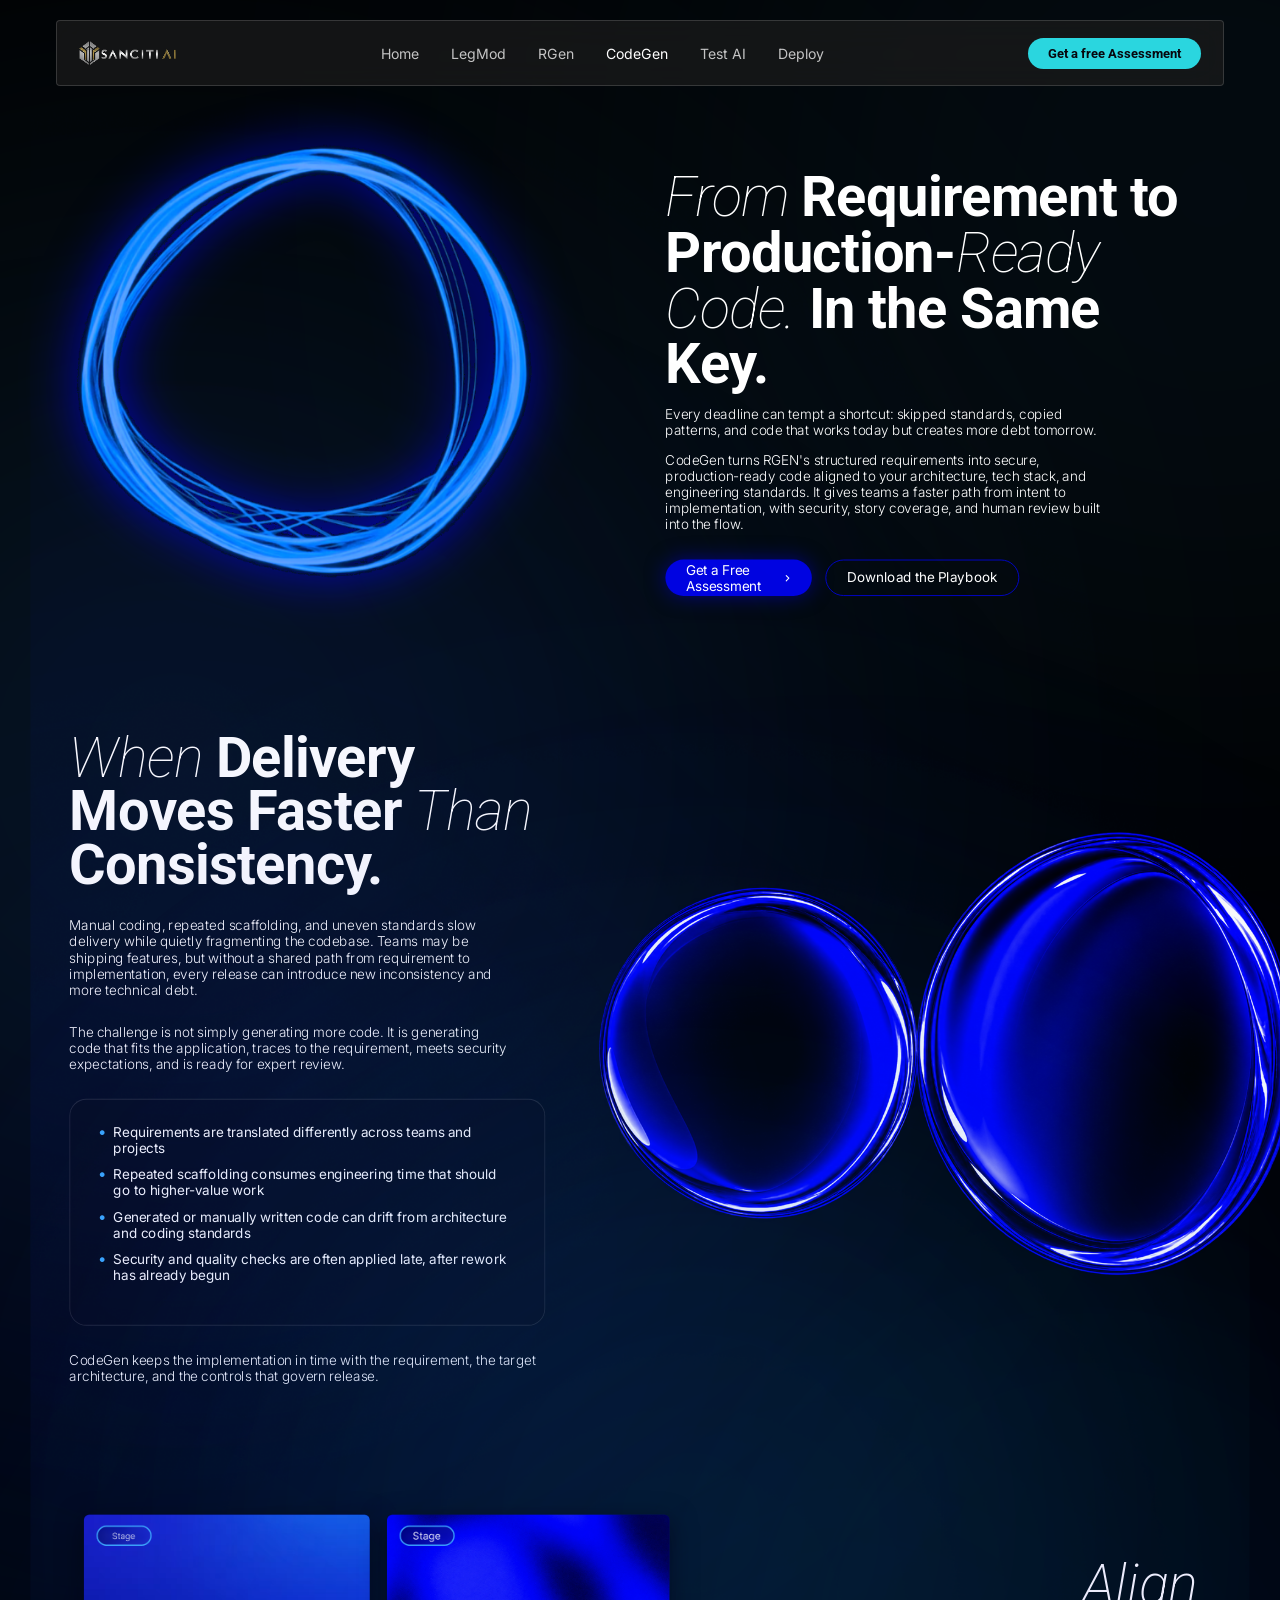
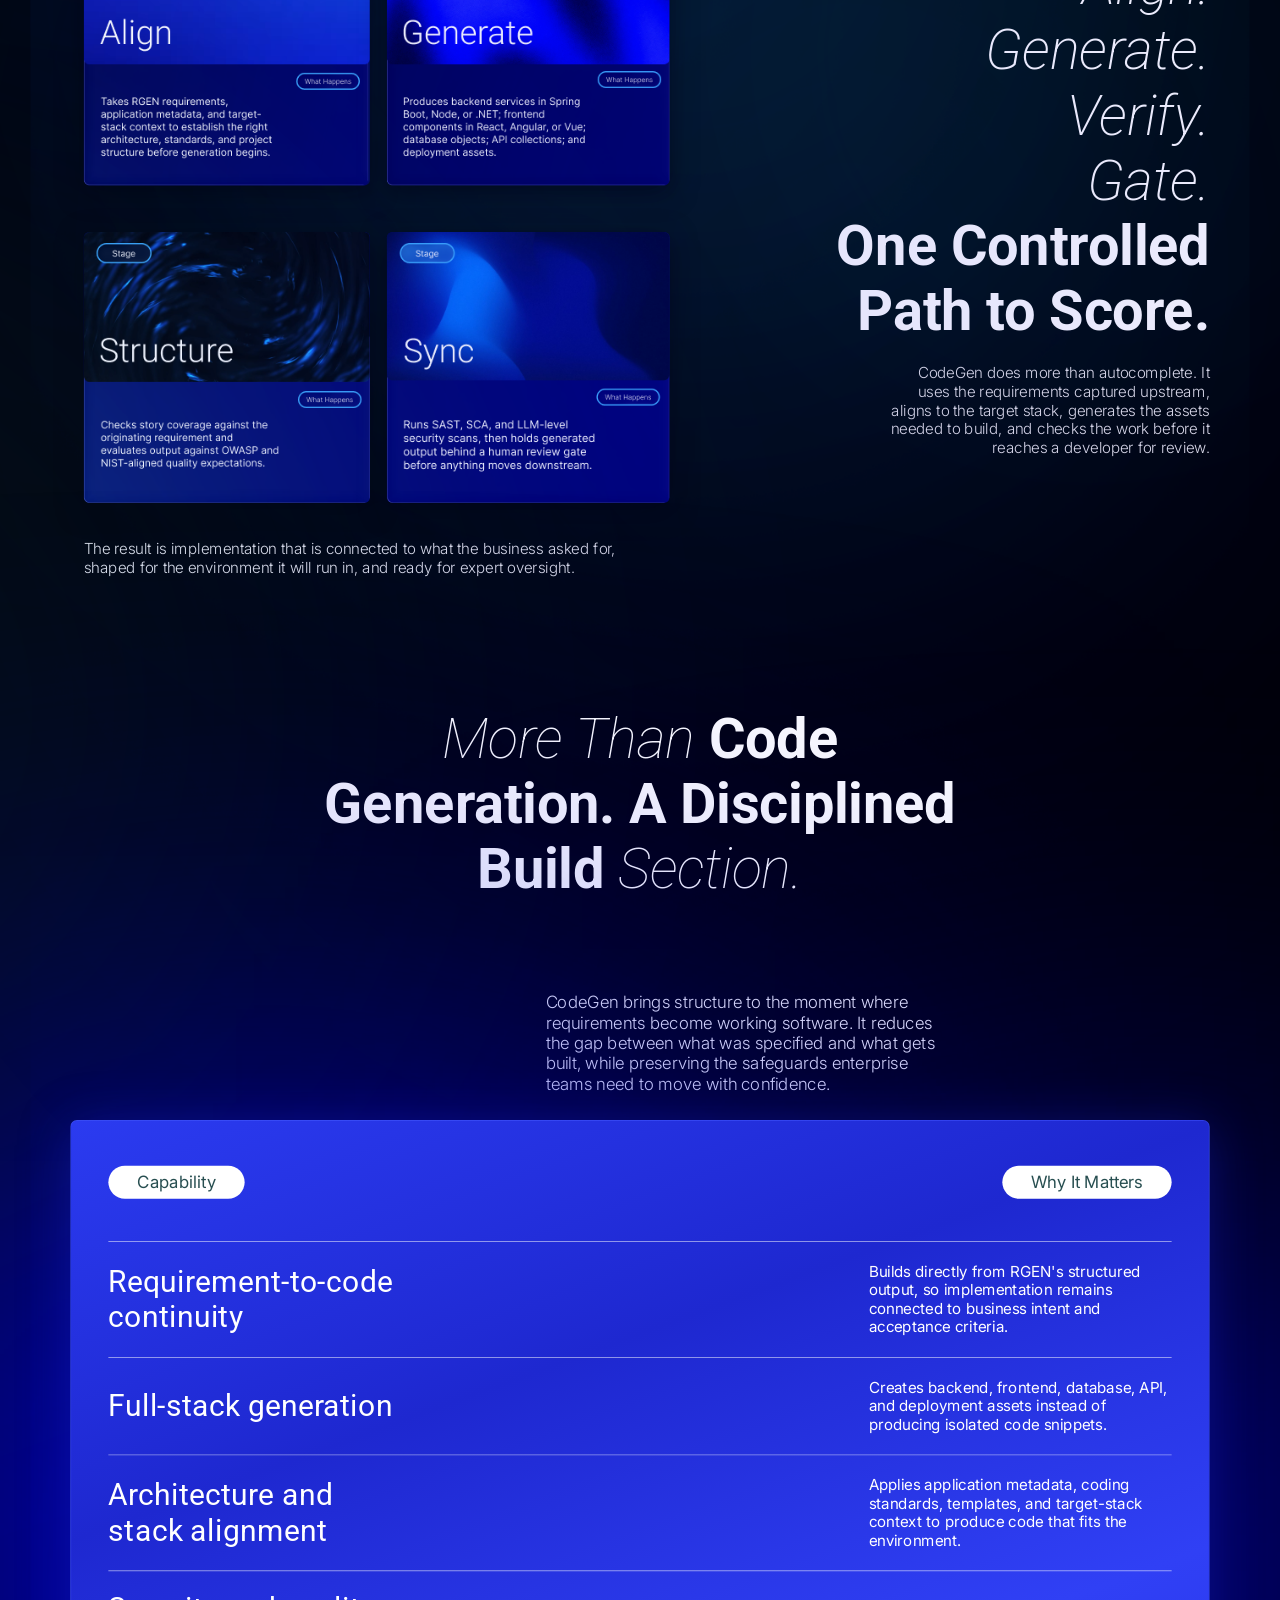
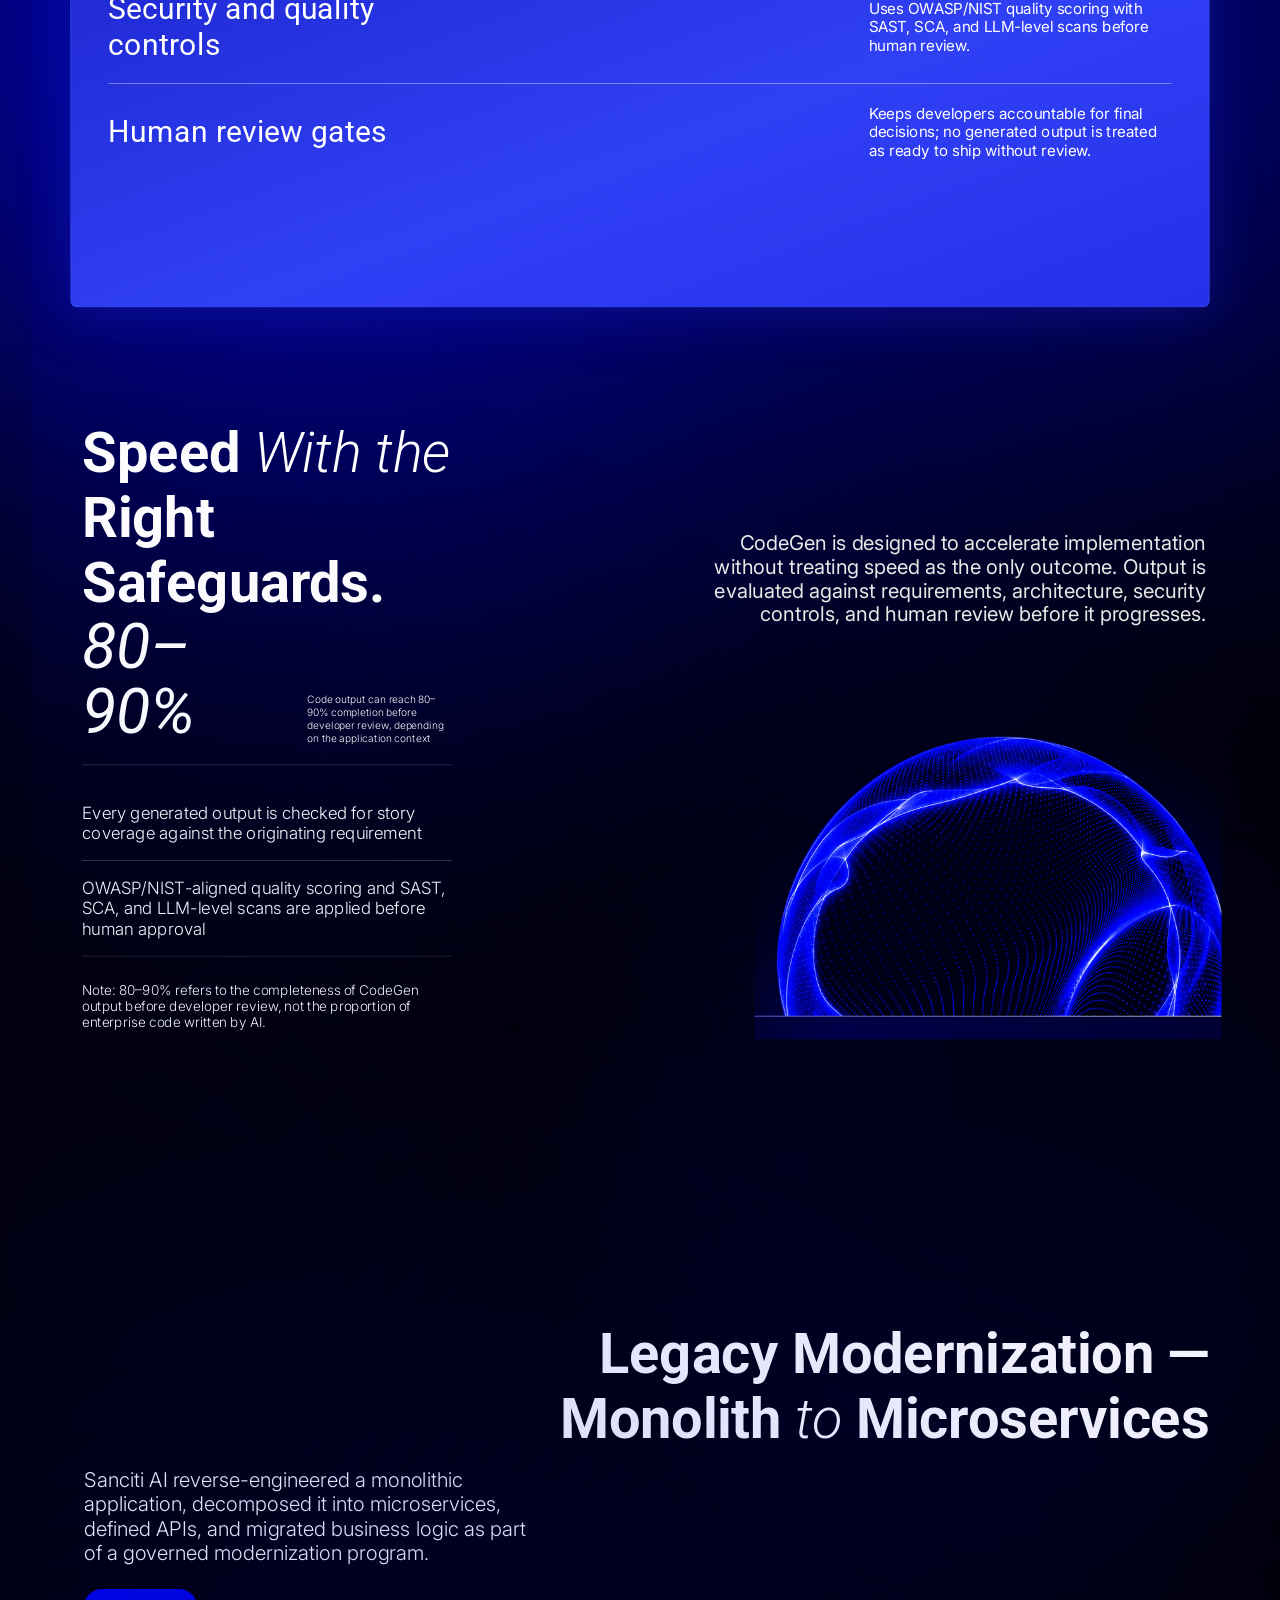
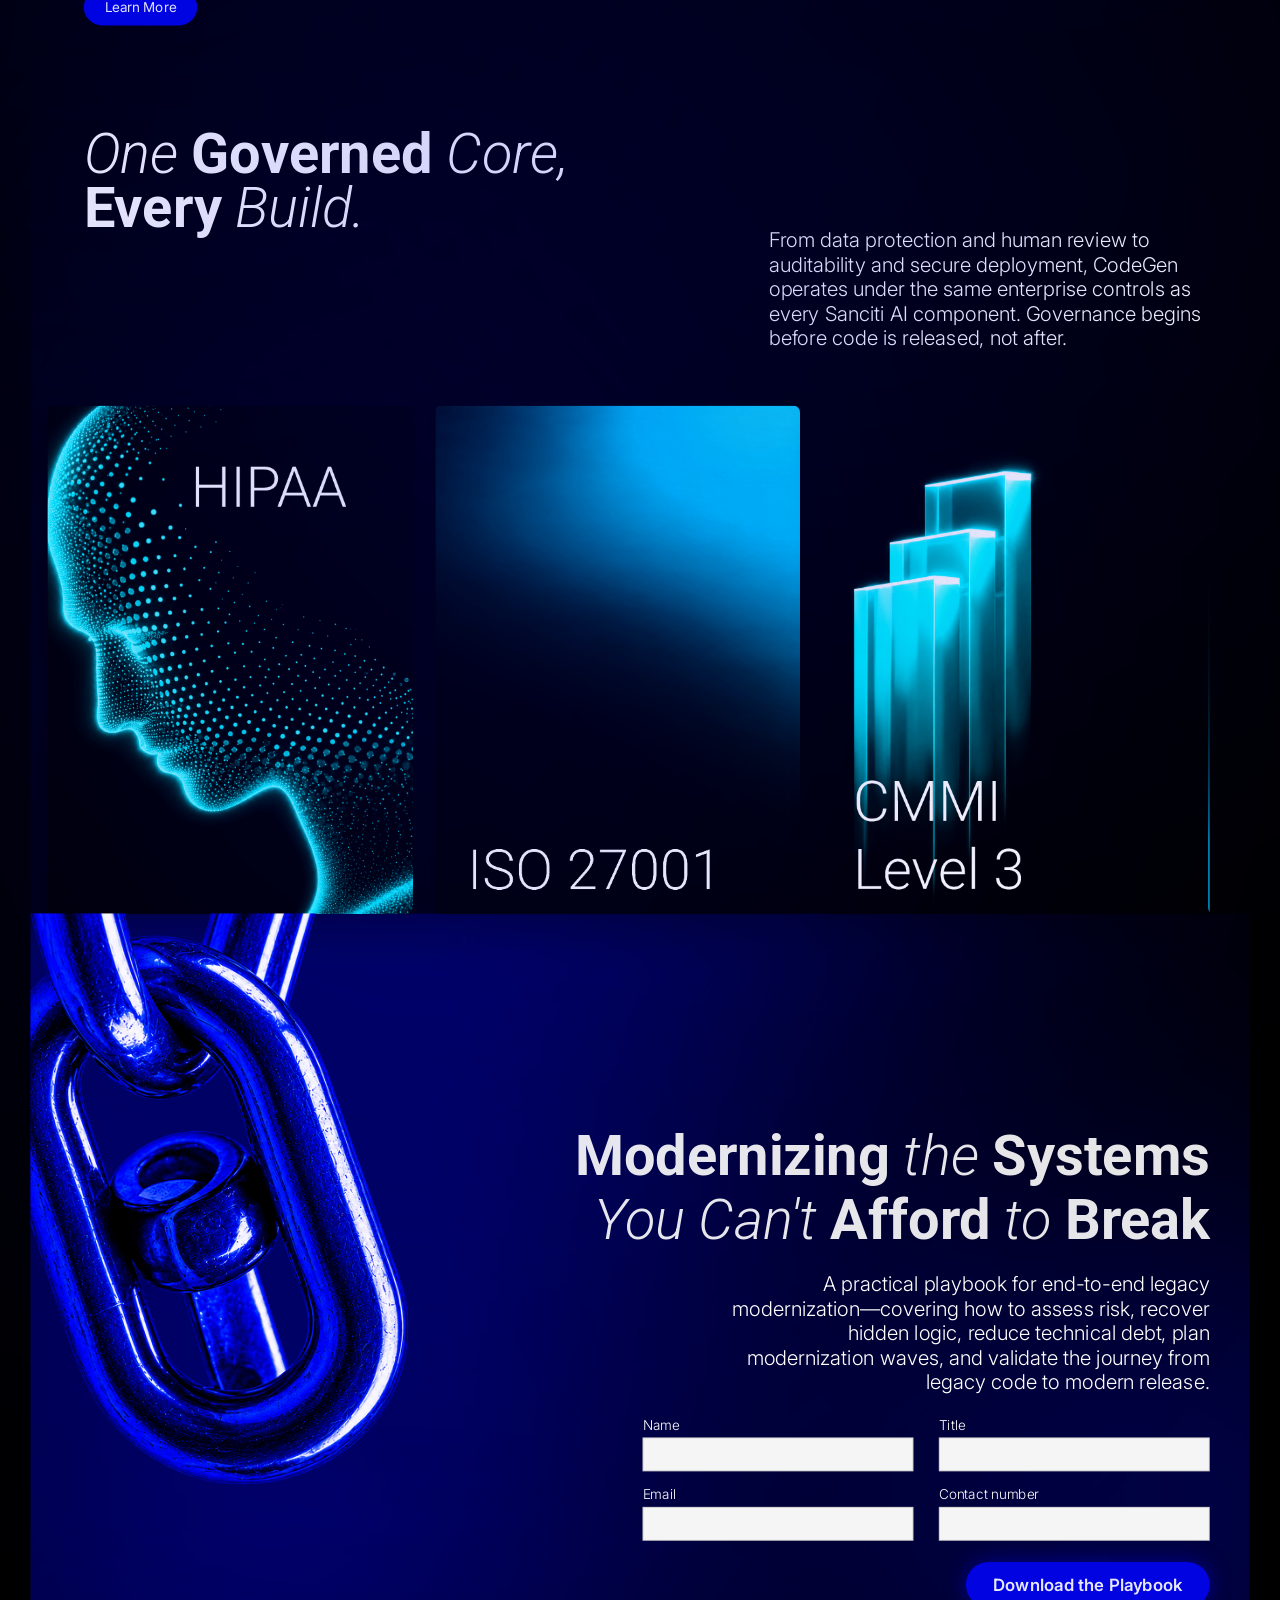
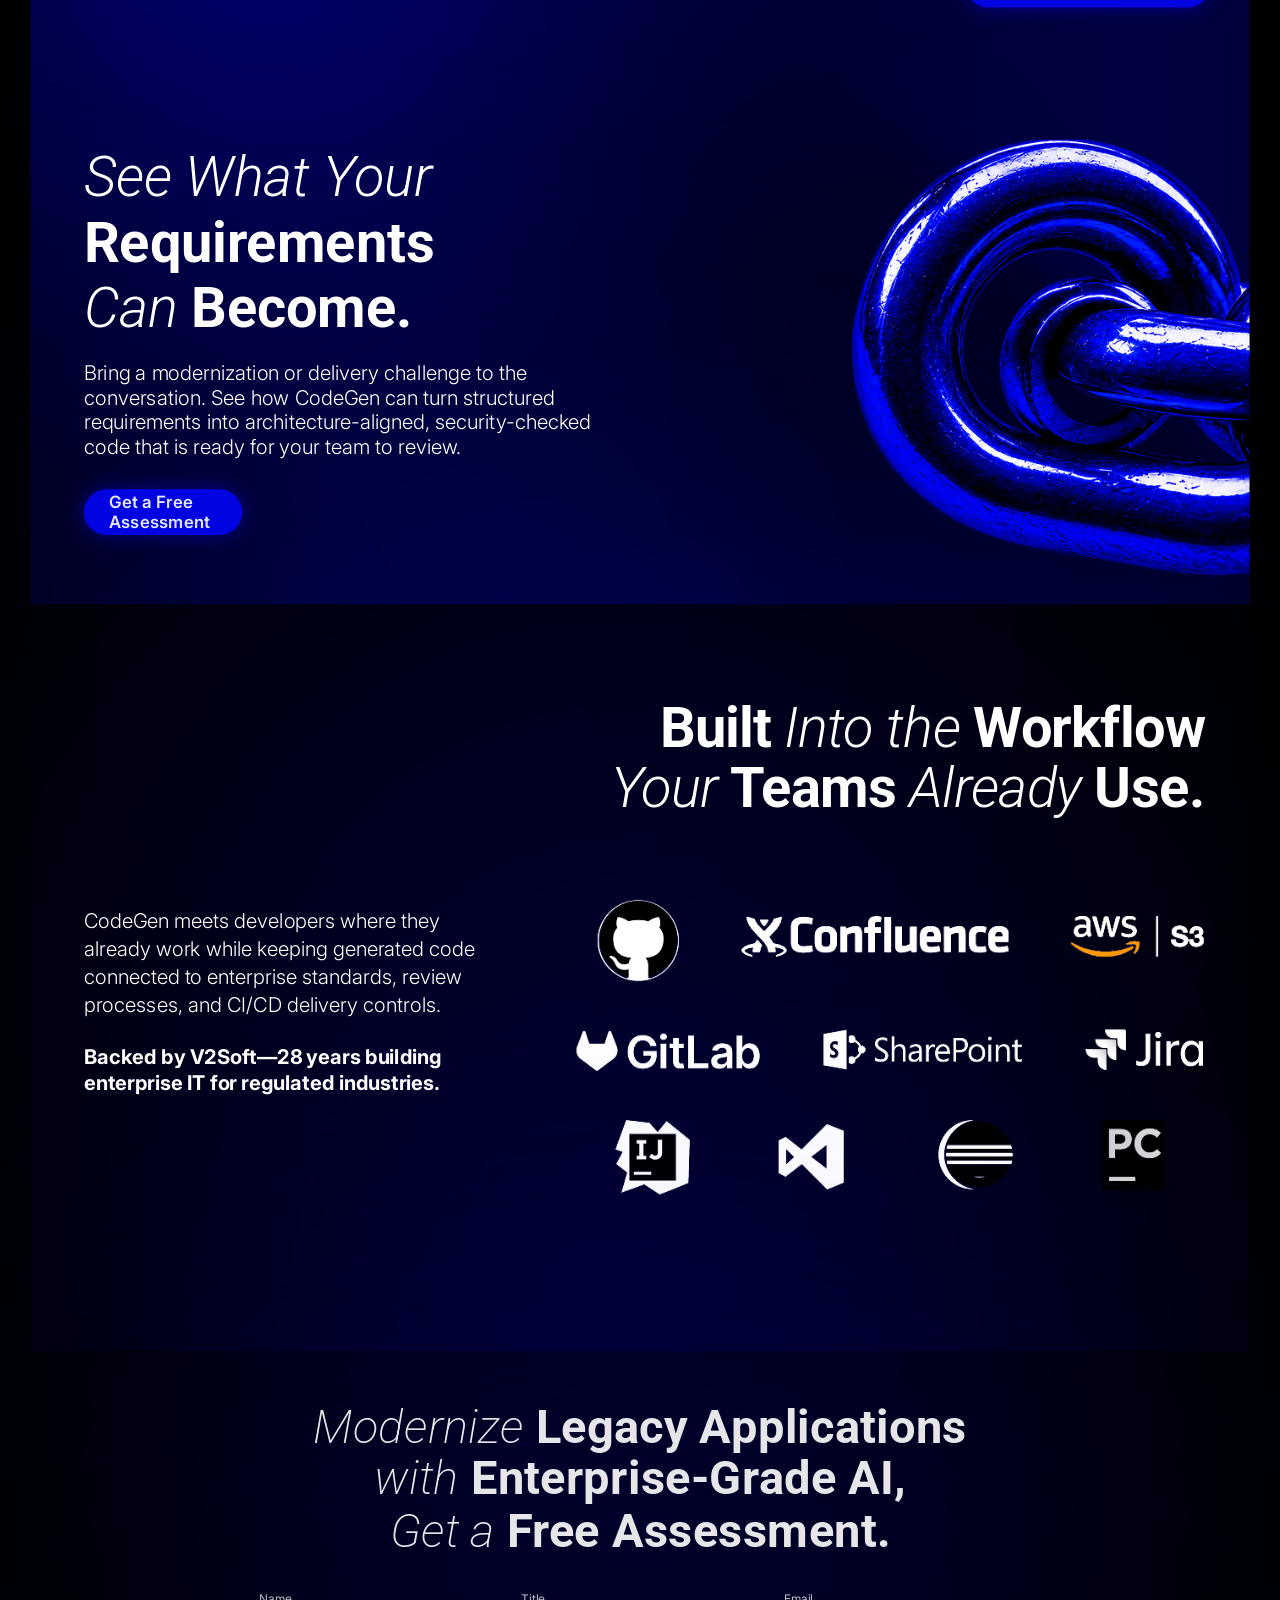
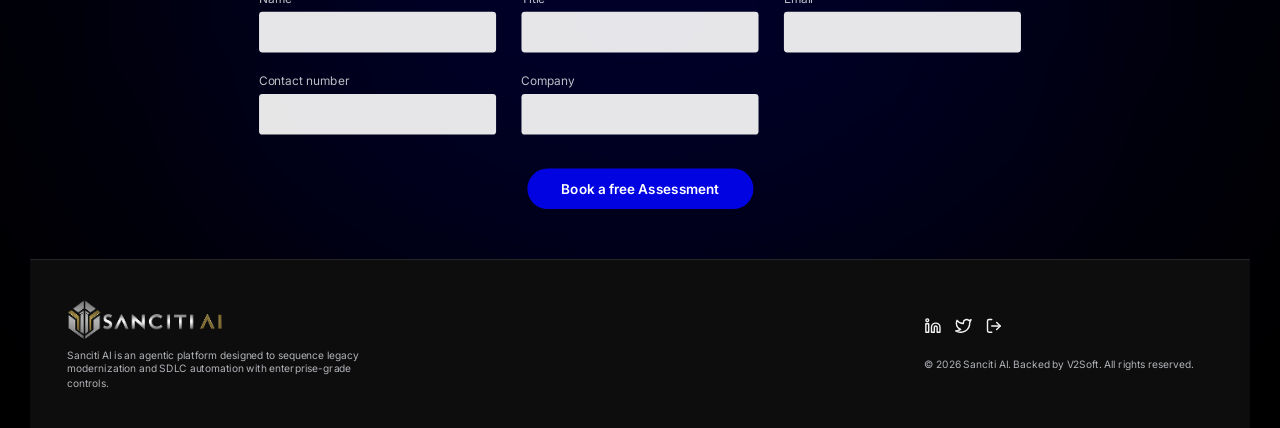
<file: codegen.html>
<!DOCTYPE html>
<html lang="en">

<head>
  <meta charset="utf-8" />
  <meta content="width=device-width, initial-scale=1.0" name="viewport" />
  <title>Sanciti AI — CodeGen: Autonomous Enterprise Code Generation</title>
  <link href="https://fonts.googleapis.com" rel="preconnect" />
  <link crossorigin="" href="https://fonts.gstatic.com" rel="preconnect" />
  <link
    href="https://fonts.googleapis.com/css2?family=Inter:ital,wght@0,100..900;1,100..900&family=Roboto:ital,wght@0,100..900;1,100..900&display=swap"
    rel="stylesheet" />
  <link href="assets/css/style.css" rel="stylesheet" />
  <link href="assets/css/codegen.css?v=1790162179" rel="stylesheet" />
  <link href="assets/css/codegen-mobile.css?v=1790162179" rel="stylesheet" />
</head>

<body class="codegen-body">

  <!-- ================= SCALER FOR DESKTOP (1440px Figma Base Stage) ================= -->
  <div id="scaler">
    <div id="stage" class="codegen-stage" data-width="1512" style="height: 9956px;">

      <!-- ================= AMBIENT GLOW RASTER OVERLAYS (User-provided Figma PNGs) ================= -->
      <img class="cg-glow-img" src="assets/img/CodeGen/ambient-glow (1).png" alt="" style="position:absolute; left:0; top:0; width:1440px; pointer-events:none; z-index:1; mix-blend-mode:screen; opacity:0.28;" />
      <img class="cg-glow-img" src="assets/img/CodeGen/ambient-glow.png" alt="" style="position:absolute; left:0; top:750px; width:1440px; pointer-events:none; z-index:1; mix-blend-mode:screen; opacity:0.25;" />
      <img class="cg-glow-img" src="assets/img/CodeGen/ambient-glow (3).png" alt="" style="position:absolute; left:0; top:2500px; width:1440px; pointer-events:none; z-index:1; mix-blend-mode:screen; opacity:0.27;" />
      <img class="cg-glow-img" src="assets/img/CodeGen/ambient-glow (4).png" alt="" style="position:absolute; left:0; top:5400px; width:1149px; pointer-events:none; z-index:1; mix-blend-mode:screen; opacity:0.25;" />
      <img class="cg-glow-img" src="assets/img/CodeGen/codegen_playbook_cta_bg.png" alt="" style="position:absolute; left:0; top:6749px; width:1440px; height:1525px; pointer-events:none; z-index:1;" />

      <!-- ================= EXACT FIGMA CSS ROOT AMBIENT GLOWS ================= -->
      <div class="cg-ambient-glow" style="position:absolute; width:1383px; height:1288px; left:-520px; top:256px; background:#3FAEFF; opacity:0.13; filter:blur(300px); pointer-events:none; z-index:1;"></div>
      <div class="cg-ambient-glow" style="position:absolute; width:987px; height:987px; left:902px; top:-265px; background:#3FAEFF; opacity:0.13; filter:blur(355px); pointer-events:none; z-index:1;"></div>
      <div class="cg-ambient-glow" style="position:absolute; width:900px; height:900px; left:800px; top:1500px; background:rgba(42, 214, 223, 0.2); opacity:0.1; filter:blur(90px); pointer-events:none; z-index:1;"></div>
      <div class="cg-ambient-glow" style="position:absolute; width:959px; height:963px; left:691px; top:4645px; background:#0104E1; opacity:0.08; filter:blur(90px); pointer-events:none; z-index:1;"></div>
      <div class="cg-ambient-glow" style="position:absolute; width:1190px; height:1155px; left:-161px; top:7792px; background:rgba(1, 4, 225, 0.4); opacity:0.13; filter:blur(300px); pointer-events:none; z-index:1;"></div>
      <div class="cg-ambient-glow" style="position:absolute; width:1096px; height:1484px; left:171px; top:8286px; background:#0104E1; opacity:0.13; filter:blur(300px); pointer-events:none; z-index:1;"></div>

      <!-- ================= NAV ================= -->
      <div class="abs desktop-nav" style="left:0; right:0; margin:0 auto; top:38px; width:1400px; height:66px; z-index:50;">
        <div class="abs"
          style="left:0; top:0; width:100%; height:100%; background:rgba(30, 30, 30, 0.65); backdrop-filter:blur(16px); -webkit-backdrop-filter:blur(16px); border:1px solid rgba(255, 255, 255, 0.15); border-radius:4px;">
        </div>
        <a class="abs" href="index.html"
          style="left:59px; top:17px; display:flex; align-items:center; z-index:10;">
          <img alt="Sanciti AI" src="assets/img/sancitiailogo.png"
            style="height:32px; width:auto; object-fit:contain;" />
        </a>
        <div class="abs font-disp desktop-nav-menu"
          style="display:flex; align-items:center; left:560px; top:23px; width:600px; font-size:16px; gap:36px; color:#fff;">
          <span class="nav-link" style="color:rgba(255,255,255,.75); cursor:pointer;" onclick="window.location.href='index.html';">Home</span>
          <span class="nav-link" style="color:rgba(255,255,255,.75); cursor:pointer;" onclick="window.location.href='legmod.html';">LegMod</span>
          <span class="nav-link" style="color:rgba(255,255,255,.75); cursor:pointer;" onclick="window.location.href='rgen.html';">RGen</span>
          <span class="nav-link" style="color:#fff; cursor:pointer;" onclick="window.location.href='codegen.html';">CodeGen</span>
          <span class="nav-link" style="color:rgba(255,255,255,.75); cursor:pointer;" onclick="window.location.href='testai.html';">Test AI</span>
          <span class="nav-link" style="color:rgba(255,255,255,.75); cursor:pointer;" onclick="window.location.href='deploy.html';">Deploy</span>
        </div>
        <div class="abs pill"
          style="right:22px; top:11px; padding:0 24px; height:44px; background:var(--cyan); border-radius:999px; display:flex; align-items:center; justify-content:center; cursor:pointer;"
          onclick="scrollToAssessment(event)">
          <span class="font-disp" style="color:var(--ink); font-size:16px; font-weight:bold; white-space:nowrap;">Get a free Assessment</span>
        </div>
      </div>

      <!-- ================= 1. HERO SECTION (0 - 850px) ================= -->
      <section class="cg-hero">
        <!-- Left: Glowing Blue Orbital Cadenza Ring Animation -->
        <div class="cg-hero-visual">
          <video class="cg-hero-circle-vid" id="cgHeroVidDesk" autoplay loop muted playsinline webkit-playsinline aria-label="Sanciti CodeGen Logic Ring Video">
            <source src="assets/vids/circle-animation.webm" type="video/webm">
            <source src="assets/vids/circle-animation.mp4" type="video/mp4">
          </video>
          <canvas id="cgHeroCanvasDesk" class="cg-hero-circle-canvas" width="550" height="550"></canvas>
        </div>

        <!-- Right: Hero Typography Block -->
        <div class="cg-hero-text-block">
          <h1 class="cg-hero-heading">
            <span class="light-italic">From</span> <span class="bold-white">Requirement to</span><br />
            <span class="bold-white">Production-</span><span class="light-italic">Ready</span><br />
            <span class="light-italic">Code.</span> <span class="bold-white">In the Same</span><br />
            <span class="bold-white">Key.</span>
          </h1>
          <p class="cg-hero-desc">
            Every deadline can tempt a shortcut: skipped standards, copied patterns, and code that works today but creates more debt tomorrow.
          </p>
          <p class="cg-hero-desc">
            CodeGen turns RGEN's structured requirements into secure, production-ready code aligned to your architecture, tech stack, and engineering standards. It gives teams a faster path from intent to implementation, with security, story coverage, and human review built into the flow.
          </p>
          <div class="cg-hero-cta-row">
            <a class="cg-btn-primary" href="javascript:void(0)" onclick="scrollToAssessment(event)">
              <span>Get a Free Assessment</span>
              <svg width="16" height="16" viewBox="0 0 16 16" fill="none">
                <path d="M6 3L11 8L6 13" stroke="#FFFFFF" stroke-width="2" stroke-linecap="round" stroke-linejoin="round" />
              </svg>
            </a>
            <a class="cg-btn-secondary" href="javascript:void(0)" onclick="scrollToAssessment(event)">
              <span>Download the Playbook</span>
            </a>
          </div>
        </div>
      </section>

      <!-- ================= 2. CHALLENGE SECTION (800 - 1664px) ================= -->
      <section class="cg-challenge">
        <!-- Figma Challenge Section Glows -->
        <div class="cg-sec-glow" style="position:absolute; width:1465px; height:1364px; left:-560px; top:-17px; background:rgba(1, 4, 225, 0.5); opacity:0.13; filter:blur(300px); pointer-events:none; z-index:1;"></div>
        <div class="cg-sec-glow" style="position:absolute; width:1136px; height:1136px; left:212px; top:431px; background:rgba(42, 214, 223, 0.7); opacity:0.13; filter:blur(300px); pointer-events:none; z-index:1;"></div>

        <div class="cg-challenge-left">
          <h2 class="cg-challenge-heading">
            <span class="light-italic">When</span> <span class="bold-white">Delivery</span><br />
            <span class="bold-white">Moves Faster</span> <span class="light-italic">Than</span><br />
            <span class="bold-white">Consistency.</span>
          </h2>
          <p class="cg-challenge-desc">
            Manual coding, repeated scaffolding, and uneven standards slow delivery while quietly fragmenting the codebase. Teams may be shipping features, but without a shared path from requirement to implementation, every release can introduce new inconsistency and more technical debt.
          </p>
          <p class="cg-challenge-desc">
            The challenge is not simply generating more code. It is generating code that fits the application, traces to the requirement, meets security expectations, and is ready for expert review.
          </p>
          <!-- Challenge Glass Card -->
          <div class="cg-challenge-card">
            <ul class="cg-challenge-list">
              <li>Requirements are translated differently across teams and projects</li>
              <li>Repeated scaffolding consumes engineering time that should go to higher-value work</li>
              <li>Generated or manually written code can drift from architecture and coding standards</li>
              <li>Security and quality checks are often applied late, after rework has already begun</li>
            </ul>
          </div>
          <p class="cg-challenge-foot">
            CodeGen keeps the implementation in time with the requirement, the target architecture, and the controls that govern release.
          </p>
        </div>

        <div class="cg-challenge-right">
          <img class="cg-challenge-spheres" src="assets/img/CodeGen/codegen_blue_spheres.png" alt="Blue Glass Spheres Visual" />
        </div>
      </section>

      <!-- ================= 3. HOW IT WORKS / PIPELINE STAGES (1664 - 2700px) ================= -->
      <section class="cg-how-it-works">
        <!-- Figma How-It-Works Glows -->
        <div class="cg-sec-glow" style="position:absolute; width:1383px; height:1288px; left:-1027px; top:421px; background:rgba(63, 174, 255, 0.8); opacity:0.13; filter:blur(300px); pointer-events:none; z-index:1;"></div>
        <div class="cg-sec-glow" style="position:absolute; width:1504px; height:1667px; left:211px; top:-295px; background:rgba(1, 4, 225, 0.8); opacity:0.13; filter:blur(300px); pointer-events:none; z-index:1;"></div>

        <!-- 4 Stage Cards Grid -->
        <div class="cg-stages-grid">
          <!-- Stage 1: Align -->
          <div class="cg-stage-card">
            <img src="assets/img/CodeGen/Group_16.png" alt="Stage 1: Align" style="width: 100%; height: 100%; object-fit: contain; display: block;" />
          </div>

          <!-- Stage 2: Generate -->
          <div class="cg-stage-card">
            <img src="assets/img/CodeGen/Group_15.png" alt="Stage 2: Generate" style="width: 100%; height: 100%; object-fit: contain; display: block;" />
          </div>

          <!-- Stage 3: Structure -->
          <div class="cg-stage-card">
            <img src="assets/img/CodeGen/Group_17.png" alt="Stage 3: Structure" style="width: 100%; height: 100%; object-fit: contain; display: block;" />
          </div>

          <!-- Stage 4: Sync -->
          <div class="cg-stage-card">
            <img src="assets/img/CodeGen/Group_18.png" alt="Stage 4: Sync" style="width: 100%; height: 100%; object-fit: contain; display: block;" />
          </div>
        </div>

        <!-- Right Side: Section Titles -->
        <div class="cg-how-right">
          <h2 class="cg-how-title">
            <span class="light-italic">Align.</span><br />
            <span class="light-italic">Generate.</span><br />
            <span class="light-italic">Verify.</span><br />
            <span class="light-italic">Gate.</span><br />
            <span class="bold-white">One Controlled</span><br />
            <span class="bold-white">Path to Score.</span>
          </h2>
          <p class="cg-how-desc">
            CodeGen does more than autocomplete. It uses the requirements captured upstream, aligns to the target stack, generates the assets needed to build, and checks the work before it reaches a developer for review.
          </p>
        </div>

        <!-- Full-width Bottom Footnote -->
        <div class="cg-how-footer-text">
          The result is implementation that is connected to what the business asked for, shaped for the environment it will run in, and ready for expert oversight.
        </div>
      </section>

      <!-- ================= 4. DIFFERENTIATION TABLE (2700 - 4246px) ================= -->
      <section class="cg-differentiation">
        <!-- Figma Frame 171 Glow Ellipses -->
        <div class="cg-frame171-glow" style="position:absolute; width:1883px; height:987px; left:calc(50% - 1883px/2 + 0.5px); top:561px; pointer-events:none; z-index:1;">
          <div style="position:absolute; width:687px; height:687px; left:1196px; top:181px; background:#0104E1; filter:blur(302px);"></div>
          <div style="position:absolute; width:987px; height:987px; left:0px; top:0px; background:#0104E1; filter:blur(302px);"></div>
        </div>

        <div class="cg-diff-header">
          <h2 class="cg-diff-title">
            <span class="light-italic">More Than</span> <span class="bold-white">Code</span><br />
            <span class="bold-white">Generation. A Disciplined</span><br />
            <span class="bold-white">Build</span> <span class="light-italic">Section.</span>
          </h2>
          <p class="cg-diff-intro">
            CodeGen brings structure to the moment where requirements become working software. It reduces the gap between what was specified and what gets built, while preserving the safeguards enterprise teams need to move with confidence.
          </p>
        </div>

        <!-- Comparison Table Card -->
        <div class="cg-diff-card">
          <div class="cg-diff-table-head">
            <div class="cg-diff-pill">Capability</div>
            <div class="cg-diff-pill">Why It Matters</div>
          </div>

          <!-- Row 1 -->
          <div class="cg-diff-row">
            <div class="cg-diff-capability">Requirement-to-code continuity</div>
            <div class="cg-diff-matters">Builds directly from RGEN's structured output, so implementation remains connected to business intent and acceptance criteria.</div>
          </div>

          <!-- Row 2 -->
          <div class="cg-diff-row">
            <div class="cg-diff-capability">Full-stack generation</div>
            <div class="cg-diff-matters">Creates backend, frontend, database, API, and deployment assets instead of producing isolated code snippets.</div>
          </div>

          <!-- Row 3 -->
          <div class="cg-diff-row">
            <div class="cg-diff-capability">Architecture and stack alignment</div>
            <div class="cg-diff-matters">Applies application metadata, coding standards, templates, and target-stack context to produce code that fits the environment.</div>
          </div>

          <!-- Row 4 -->
          <div class="cg-diff-row">
            <div class="cg-diff-capability">Security and quality controls</div>
            <div class="cg-diff-matters">Uses OWASP/NIST quality scoring with SAST, SCA, and LLM-level scans before human review.</div>
          </div>

          <!-- Row 5 -->
          <div class="cg-diff-row">
            <div class="cg-diff-capability">Human review gates</div>
            <div class="cg-diff-matters">Keeps developers accountable for final decisions; no generated output is treated as ready to ship without review.</div>
          </div>
        </div>

        <div class="cg-diff-bottom-foot">
          One orchestrator. The right specialist at each stage. One governed path from legacy estate to modern release.
        </div>
      </section>

      <!-- ================= 5. OUTCOMES & METRICS (4246 - 5341px) ================= -->
      <section class="cg-outcomes">
        <div class="cg-outcomes-header">
          <h2 class="cg-outcomes-title">
            <span class="bold-white">Speed</span> <span class="light-italic">With the</span><br />
            <span class="bold-white">Right Safeguards.</span>
          </h2>
          <p class="cg-outcomes-intro">
            CodeGen is designed to accelerate implementation without treating speed as the only outcome. Output is evaluated against requirements, architecture, security controls, and human review before it progresses.
          </p>
        </div>

        <!-- Left Metrics Block -->
        <div class="cg-outcomes-left">
          <div class="cg-metric-stat-row">
            <div class="cg-metric-number">80–90%</div>
            <div class="cg-metric-subtext">Code output can reach 80–90% completion before developer review, depending on the application context</div>
          </div>
          <div class="cg-metric-item">
            Every generated output is checked for story coverage against the originating requirement
          </div>
          <div class="cg-metric-item">
            OWASP/NIST-aligned quality scoring and SAST, SCA, and LLM-level scans are applied before human approval
          </div>
          <div class="cg-metric-footnote">
            Note: 80–90% refers to the completeness of CodeGen output before developer review, not the proportion of enterprise code written by AI.
          </div>
        </div>

        <!-- Right Particle Dome Visual -->
        <div class="cg-outcomes-right">
          <img class="cg-particle-dome-img" src="assets/img/CodeGen/codegen_particle_dome.png" alt="Blue Wireframe Particle Dome" />
        </div>
      </section>

      <!-- ================= 6. CASE STUDY (5341 - 5700px) ================= -->
      <section class="cg-case-study">
        <h2 class="cg-case-title">
          <span class="bold-white">Legacy Modernization —</span><br />
          <span class="bold-white">Monolith</span> <span class="light-italic">to</span> <span class="bold-white">Microservices</span>
        </h2>
        <p class="cg-case-desc">
          Sanciti AI reverse-engineered a monolithic application, decomposed it into microservices, defined APIs, and migrated business logic as part of a governed modernization program.
        </p>
        <a class="cg-btn-learn-more" href="#codegen-playbook">Learn More</a>
      </section>

      <!-- ================= 7. ENTERPRISE TRUST & GOVERNANCE (5700 - 6749px) ================= -->
      <section class="cg-trust">
        <!-- Figma Trust Section Ambient Glows -->
        <div class="cg-sec-glow" style="position:absolute; width:891px; height:1065px; left:-342px; top:-972px; background:#0104E1; opacity:0.13; filter:blur(300px); pointer-events:none; z-index:1;"></div>
        <div class="cg-sec-glow" style="position:absolute; width:1236px; height:1152px; left:330px; top:-439px; background:#0104E1; opacity:0.13; filter:blur(300px); pointer-events:none; z-index:1;"></div>
        <div class="cg-sec-glow" style="position:absolute; width:1196px; height:1663px; left:-134px; top:-167px; background:#0104E1; opacity:0.13; filter:blur(300px); pointer-events:none; z-index:1;"></div>

        <div class="cg-trust-header">
          <h2 class="cg-trust-title">
            <span class="light-italic">One</span> <span class="bold-white">Governed</span> <span class="light-italic">Core,</span><br />
            <span class="bold-white">Every</span> <span class="light-italic">Build.</span>
          </h2>
          <p class="cg-trust-intro">
            From data protection and human review to auditability and secure deployment, CodeGen operates under the same enterprise controls as every Sanciti AI component. Governance begins before code is released, not after.
          </p>
        </div>

        <!-- Draggable / Scrollable Compliance Cards Strip -->
        <div class="cg-trust-scroll-track cert-scroll">
          <div class="cg-trust-card">
            <img src="assets/img/hipaa.png" alt="HIPAA Compliance" />
          </div>
          <div class="cg-trust-card">
            <img src="assets/img/iso.png" alt="ISO 27001 Certified" />
          </div>
          <div class="cg-trust-card">
            <img src="assets/img/cmmi.png" alt="CMMI Level 3" />
          </div>
          <div class="cg-trust-card">
            <img src="assets/img/owasp_nist.png" alt="OWASP and NIST Alignment" />
          </div>
          <div class="cg-trust-card">
            <img src="assets/img/single_tenant.png" alt="Single-Tenant VPC Security" />
          </div>
          <div class="cg-trust-card">
            <img src="assets/img/audit_grade.png" alt="Audit-Grade Traceability" />
          </div>
        </div>
      </section>

      <!-- ================= 8. PLAYBOOK LEAD FORM (6749 - 7601px) ================= -->
      <section class="cg-playbook" id="codegen-playbook">
        <!-- Left: Blue Metallic Chain Link Visual -->
        <div class="cg-playbook-left">
          <img class="cg-playbook-chain-img" src="assets/img/CodeGen/codegen_chain_link.png?v=20260905-2" alt="Blue Metallic Chain Link" />
        </div>

        <!-- Right: Lead Capture Form -->
        <div class="cg-playbook-right">
          <h2 class="cg-playbook-title">
            <span class="bold-white">Modernizing</span> <span class="light-italic">the</span> <span class="bold-white">Systems</span><br />
            <span class="light-italic">You Can't</span> <span class="bold-white">Afford</span> <span class="light-italic">to</span> <span class="bold-white">Break</span>
          </h2>
          <p class="cg-playbook-desc">
            A practical playbook for end-to-end legacy modernization—covering how to assess risk, recover hidden logic, reduce technical debt, plan modernization waves, and validate the journey from legacy code to modern release.
          </p>

          <form class="cg-playbook-form" action="submit_form.php" method="POST" onsubmit="handlePlaybookDownload(event)">
            <input type="hidden" name="source" value="codegen" />

            <div class="cg-form-group">
              <label class="cg-form-label">Name</label>
              <input class="cg-form-input" name="Name" type="text" placeholder="" required />
            </div>

            <div class="cg-form-group">
              <label class="cg-form-label">Title</label>
              <input class="cg-form-input" name="Title" type="text" placeholder="" required />
            </div>

            <div class="cg-form-group">
              <label class="cg-form-label">Email</label>
              <input class="cg-form-input" name="Email" type="email" placeholder="" required />
            </div>

            <div class="cg-form-group">
              <label class="cg-form-label">Contact number</label>
              <input class="cg-form-input" name="Contact number" type="tel" placeholder="" required />
            </div>

            <div class="cg-form-submit-row">
              <button type="submit" class="cg-btn-primary">
                <span>Download the Playbook</span>
              </button>
            </div>
          </form>
        </div>
      </section>

      <!-- ================= 9. CONVERSATION CTA / CASE STUDIES (7601 - 8274px) ================= -->
      <section class="cg-cta-section" id="case-studies">
        <div class="cg-cta-left">
          <h2 class="cg-cta-title">
            <span class="light-italic">See What Your</span><br />
            <span class="bold-white">Requirements</span><br />
            <span class="light-italic">Can</span> <span class="bold-white">Become.</span>
          </h2>
          <p class="cg-cta-desc">
            Bring a modernization or delivery challenge to the conversation. See how CodeGen can turn structured requirements into architecture-aligned, security-checked code that is ready for your team to review.
          </p>
          <a class="cg-btn-primary" href="javascript:void(0)" onclick="scrollToAssessment(event)">Get a Free Assessment</a>
        </div>

        <div class="cg-cta-right">
          <img class="cg-cta-loop-img" src="assets/img/CodeGen/codegen_chain_loop_cta.png?v=20260905-2" alt="Blue Chain Loop Visual" />
        </div>
      </section>

      <!-- ================= 10. ECOSYSTEM / INTEGRATIONS (8274 - 9156px) ================= -->
      <section class="cg-ecosystem">
        <!-- Figma Ecosystem Glow -->
        <div class="cg-sec-glow" style="position:absolute; width:1096px; height:1484px; left:171px; top:12px; background:#0104E1; opacity:0.13; filter:blur(300px); pointer-events:none; z-index:1;"></div>

        <h2 class="cg-eco-title">
          <span class="bold-white">Built</span> <span class="light-italic">Into the</span> <span class="bold-white">Workflow</span><br />
          <span class="light-italic">Your</span> <span class="bold-white">Teams</span> <span class="light-italic">Already</span> <span class="bold-white">Use.</span>
        </h2>

        <div class="cg-eco-left">
          <p class="cg-eco-desc">
            CodeGen meets developers where they already work while keeping generated code connected to enterprise standards, review processes, and CI/CD delivery controls.
          </p>
          <p class="cg-eco-backed">
            Backed by V2Soft—28 years building enterprise IT for regulated industries.
          </p>
        </div>

        <div class="cg-eco-right">
          <img class="cg-tools-grid-img" src="assets/img/CodeGen/codegen_tools_grid.png?v=20260905-2" alt="Supported Developer Tools and Workflows" />
        </div>
      </section>

      <!-- ================= 11. FOOTER (Exact Match to index.html) ================= -->
      
      <!-- ================= CENTERED PLAYBOOK (BEFORE FOOTER) ================= -->
      <div id="centered-playbook" class="abs centered-playbook"
        style="left:0; top:9156px; width:1440px; height:600px; display:flex; flex-direction:column; align-items:center; justify-content:center; background: transparent; z-index:10;">
        <div class="abs" style="left:50%; top:50%; transform:translate(-50%, -50%); width:1000px; height:600px; background:#0104E1; opacity:0.15; filter:blur(200px); pointer-events:none; z-index:-1;"></div>
        <div style="text-align:center; margin-bottom:40px;">
          <p class="font-disp" style="font-size:56px; line-height:1.1; margin:0; color:rgba(255,255,255,.9);">
            <span style="font-weight:200; font-style:italic;">Modernize</span> <span style="font-weight:700;">Legacy Applications</span><br />
            <span style="font-weight:200; font-style:italic;">with</span> <span style="font-weight:700;">Enterprise-Grade AI,</span><br />
            <span style="font-weight:200; font-style:italic;">Get a</span> <span style="font-weight:700;">Free Assessment.</span>
          </p>
        </div>

        <form action="submit_form.php" method="POST"
          style="display:grid; grid-template-columns:1fr 1fr 1fr; gap:24px 30px; width:900px;"
          onsubmit="handleAssessmentSubmit(event)">
          <input type="hidden" name="source" value="index" />
          <div style="display:flex; flex-direction:column; gap:8px;">
            <span class="font-body" style="font-size:14px; color:rgba(255,255,255,.75);">Name</span>
            <input name="Name" style="height:48px; width:100%; background:rgba(255,255,255,.9); border:none; border-radius:4px; padding:0 16px; font-size:16px; box-sizing:border-box;" type="text" required />
          </div>
          <div style="display:flex; flex-direction:column; gap:8px;">
            <span class="font-body" style="font-size:14px; color:rgba(255,255,255,.75);">Title</span>
            <input name="Title" style="height:48px; width:100%; background:rgba(255,255,255,.9); border:none; border-radius:4px; padding:0 16px; font-size:16px; box-sizing:border-box;" type="text" required />
          </div>
          <div style="display:flex; flex-direction:column; gap:8px;">
            <span class="font-body" style="font-size:14px; color:rgba(255,255,255,.75);">Email</span>
            <input name="Email" style="height:48px; width:100%; background:rgba(255,255,255,.9); border:none; border-radius:4px; padding:0 16px; font-size:16px; box-sizing:border-box;" type="email" required />
          </div>
          <div style="display:flex; flex-direction:column; gap:8px;">
            <span class="font-body" style="font-size:14px; color:rgba(255,255,255,.75);">Contact number</span>
            <input name="Contact number" style="height:48px; width:100%; background:rgba(255,255,255,.9); border:none; border-radius:4px; padding:0 16px; font-size:16px; box-sizing:border-box;" type="tel" required />
          </div>
          <div style="display:flex; flex-direction:column; gap:8px;">
            <span class="font-body" style="font-size:14px; color:rgba(255,255,255,.75);">Company</span>
            <input name="Company" style="height:48px; width:100%; background:rgba(255,255,255,.9); border:none; border-radius:4px; padding:0 16px; font-size:16px; box-sizing:border-box;" type="text" required />
          </div>

          <div style="grid-column: 1 / -1; display:flex; justify-content:center; margin-top:16px;">
            <button type="submit" class="pill"
              style="padding:14px 40px; background:#0104E1; border:none; border-radius:50px; text-align:center; cursor:pointer;">
              <span class="font-body" style="font-size:16px; color:#FFFFFF; font-weight:600;">Book a free Assessment</span>
            </button>
          </div>
        </form>
      </div>

      <footer class="abs desktop-footer sanciti-footer"
        style="left:0; top:9756px; width:1440px; height:200px; background:#0D0D0D; border-top:1px solid rgba(255, 255, 255, 0.101961); box-sizing:border-box; padding:40px 18px 40px 43px; display:flex; flex-direction:row; align-items:center; justify-content:space-between;">
        <div class="footer-brand">
          <div class="footer-logo">
            <img src="assets/img/sancitiailogo.png" alt="Sanciti AI" />
          </div>
          <p class="footer-desc">
            Sanciti AI is an agentic platform designed to sequence legacy modernization and SDLC automation with enterprise-grade controls.
          </p>
        </div>

        <div class="footer-frame179">
          <div class="footer-socials">
            <a href="#" aria-label="LinkedIn" class="social-link">
              <svg width="20" height="20" viewBox="0 0 24 24" fill="none" stroke="#FFFFFF" stroke-width="2" stroke-linecap="round" stroke-linejoin="round">
                <path d="M16 8a6 6 0 0 1 6 6v7h-4v-7a2 2 0 0 0-2-2 2 2 0 0 0-2 2v7h-4v-7a6 6 0 0 1 6-6z"></path>
                <rect x="2" y="9" width="4" height="12"></rect>
                <circle cx="4" cy="4" r="2"></circle>
              </svg>
            </a>
            <a href="#" aria-label="Twitter" class="social-link">
              <svg width="20" height="20" viewBox="0 0 24 24" fill="none" stroke="#FFFFFF" stroke-width="2" stroke-linecap="round" stroke-linejoin="round">
                <path d="M23 3a10.9 10.9 0 0 1-3.14 1.53 4.48 4.48 0 0 0-7.86 3v1A10.66 10.66 0 0 1 3 4s-4 9 5 13a11.64 11.64 0 0 1-7 2c9 5 20 0 20-11.5a4.5 4.5 0 0 0-.08-.83A7.72 7.72 0 0 0 23 3z"></path>
              </svg>
            </a>
            <a href="#" aria-label="Portal" class="social-link">
              <svg width="20" height="20" viewBox="0 0 24 24" fill="none" stroke="#FFFFFF" stroke-width="2" stroke-linecap="round" stroke-linejoin="round">
                <path d="M9 21H5a2 2 0 0 1-2-2V5a2 2 0 0 1 2-2h4"></path>
                <polyline points="16 17 21 12 16 7"></polyline>
                <line x1="21" y1="12" x2="9" y2="12"></line>
              </svg>
            </a>
          </div>

          <div class="footer-copyright">
            &copy; 2026 Sanciti AI. Backed by V2Soft. All rights reserved.
          </div>
        </div>
      </footer>

    </div><!-- /#stage -->
  </div><!-- /#scaler -->

  <!-- ================= MOBILE HEADER (< 768px) ================= -->
  <!-- ================= MOBILE HEADER (< 768px) ================= -->
  <header class="mobile-header" id="mobileHeader">
    <div class="mobile-header-inner">
      <a class="mobile-logo" href="index.html" aria-label="Sanciti AI">
        <img alt="Sanciti AI" src="assets/img/sancitiailogo.png" />
      </a>
      <div class="mobile-header-right">
        <a class="mobile-demo-btn pill" href="javascript:void(0)" id="mobileDemoBtn" onclick="scrollToAssessment(event)" style="background:var(--cyan);">
          <span style="color:var(--ink);">Get a free Assessment</span>
        </a>
        <button class="mobile-menu-toggle" id="mobileMenuToggle" aria-label="Toggle navigation" aria-expanded="false"
          onclick="toggleMobileMenu()">
          <span class="hamburger-bar"></span>
          <span class="hamburger-bar"></span>
          <span class="hamburger-bar"></span>
        </button>
      </div>
    </div>
    <!-- Mobile Navigation Drawer -->
    <div class="mobile-nav-drawer" id="mobileNavDrawer">
      <nav class="mobile-nav-links font-disp">
        <a href="index.html" class="mobile-nav-item ">Home</a>
        <a href="legmod.html" class="mobile-nav-item ">LegMod</a>
        <a href="rgen.html" class="mobile-nav-item ">RGen</a>
        <a href="codegen.html" class="mobile-nav-item active">CodeGen</a>
        <a href="testai.html" class="mobile-nav-item ">Test AI</a>
        <a href="deploy.html" class="mobile-nav-item ">Deploy</a>
        <div class="mobile-nav-cta pill" onclick="scrollToAssessment(event)" style="background:var(--cyan);">
          <span style="color:var(--ink);">Get a Free Assessment</span>
        </div>
      </nav>
    </div>
  </header>

    <!-- ================= MOBILE CONTAINER \(<= 768px Fluid Responsive\) ================= -->
  <div id="mobile-container">
    <!-- Sticky Mobile Header -->
    

    <!-- 1. Mobile Hero -->
    <section class="cg-mob-section cg-mob-hero">
      <h1 class="cg-mob-title">
        <span class="light-italic">From</span> <span class="bold-white">Requirement to</span><br />
        <span class="bold-white">Production-</span><span class="light-italic">Ready</span><br />
        <span class="light-italic">Code.</span> <span class="bold-white">In the Same Key.</span>
      </h1>
      <p class="cg-mob-desc">
        Every deadline can tempt a shortcut: skipped standards, copied patterns, and code that works today but creates more debt tomorrow.
      </p>
      <p class="cg-mob-desc">
        CodeGen turns RGEN's structured requirements into secure, production-ready code aligned to your architecture, tech stack, and engineering standards.
      </p>
      <div class="cg-mob-btn-row">
        <a class="cg-mob-btn-primary" href="javascript:void(0)" onclick="scrollToAssessment(event)">Get a Free Assessment &rarr;</a>
        <a class="cg-mob-btn-secondary" href="javascript:void(0)" onclick="scrollToAssessment(event)">Download the Playbook</a>
      </div>
      <div class="cg-mob-hero-visual">
        <video class="cg-mob-hero-circle-vid" id="cgHeroVidMob" autoplay loop muted playsinline webkit-playsinline aria-label="Sanciti CodeGen Logic Ring Video">
          <source src="assets/vids/circle-animation.webm" type="video/webm">
          <source src="assets/vids/circle-animation.mp4" type="video/mp4">
        </video>
        <canvas id="cgHeroCanvasMob" class="cg-mob-hero-circle-canvas" width="320" height="320"></canvas>
      </div>
    </section>

    <!-- 2. Mobile Challenge -->
    <section class="cg-mob-section">
      <h2 class="cg-mob-title">
        <span class="light-italic">When</span> <span class="bold-white">Delivery</span><br />
        <span class="bold-white">Moves Faster</span> <span class="light-italic">Than</span><br />
        <span class="bold-white">Consistency.</span>
      </h2>
      <p class="cg-mob-desc">
        Manual coding, repeated scaffolding, and uneven standards slow delivery while quietly fragmenting the codebase.
      </p>
      <div class="cg-mob-card">
        <ul class="cg-challenge-list">
          <li>Requirements are translated differently across teams and projects</li>
          <li>Repeated scaffolding consumes engineering time that should go to higher-value work</li>
          <li>Generated or manually written code can drift from architecture and coding standards</li>
          <li>Security and quality checks are often applied late, after rework has already begun</li>
        </ul>
      </div>
      <p class="cg-mob-desc">
        CodeGen keeps the implementation in time with the requirement, the target architecture, and the controls that govern release.
      </p>
      <div class="cg-mob-spheres-wrap">
        <img class="cg-mob-spheres-img" src="assets/img/CodeGen/codegen_blue_spheres.png" alt="Blue Spheres" />
      </div>
    </section>

    <!-- 3. Mobile How It Works -->
    <section class="cg-mob-section">
      <h2 class="cg-mob-title">
        <span class="light-italic">Align. Generate.</span><br />
        <span class="light-italic">Verify. Gate.</span><br />
        <span class="bold-white">One Controlled</span><br />
        <span class="bold-white">Path to Score.</span>
      </h2>
      <p class="cg-mob-desc">
        CodeGen does more than autocomplete. It uses requirements captured upstream, aligns to the target stack, generates needed assets, and checks work before developer review.
      </p>

      <div class="cg-mob-stages-list">
        <!-- Stage 1 -->
        <div class="cg-mob-stage-card">
          <img src="assets/img/CodeGen/Group_16.png" alt="Align" style="width: 100%; height: auto; display: block; border-radius: 6.45px;" />
        </div>

        <!-- Stage 2 -->
        <div class="cg-mob-stage-card">
          <img src="assets/img/CodeGen/Group_15.png" alt="Generate" style="width: 100%; height: auto; display: block; border-radius: 6.45px;" />
        </div>

        <!-- Stage 3 -->
        <div class="cg-mob-stage-card">
          <img src="assets/img/CodeGen/Group_17.png" alt="Structure" style="width: 100%; height: auto; display: block; border-radius: 6.45px;" />
        </div>

        <!-- Stage 4 -->
        <div class="cg-mob-stage-card">
          <img src="assets/img/CodeGen/Group_18.png" alt="Sync" style="width: 100%; height: auto; display: block; border-radius: 6.45px;" />
        </div>
      </div>
    </section>

    <!-- 4. Mobile Differentiation Table (Figma Frame 133) -->
    <section class="cg-mob-section cg-mob-diff-section">
      <div class="cg-mob-diff-frame-wrap">
        <img class="cg-mob-diff-frame-img" src="assets/img/CodeGen/Frame 133.png" alt="More Than Code Generation. A Disciplined Build Section. Capability vs Why It Matters" />
      </div>
    </section>

    <!-- 5. Mobile Outcomes -->
    <section class="cg-mob-section">
      <h2 class="cg-mob-title">
        <span class="bold-white">Speed</span> <span class="light-italic">With the</span><br />
        <span class="bold-white">Right Safeguards.</span>
      </h2>
      <p class="cg-mob-desc">
        CodeGen is designed to accelerate implementation without treating speed as the only outcome.
      </p>
      <div class="cg-mob-metric-number">80–90%</div>
      <p class="cg-mob-desc" style="font-size:13px; color:rgba(255,255,255,0.7);">
        90% completion before developer review, depending on the application context.
      </p>
      <div class="cg-mob-dome-wrap">
        <img class="cg-mob-dome-img" src="assets/img/CodeGen/codegen_particle_dome.png" alt="Particle Dome" />
      </div>
    </section>

    <!-- 6. Mobile Case Study -->
    <section class="cg-mob-section">
      <div class="cg-mob-case-card">
        <h3 class="cg-mob-title" style="font-size:26px; margin-bottom:12px;">
          <span class="bold-white">Legacy Modernization —</span><br />
          <span class="bold-white">Monolith</span> <span class="light-italic">to</span> <span class="bold-white">Microservices</span>
        </h3>
        <p class="cg-mob-desc">
          Sanciti AI reverse-engineered a monolithic application, decomposed it into microservices, defined APIs, and migrated business logic.
        </p>
        <a class="cg-btn-learn-more" href="#codegen-playbook-mob">Learn More</a>
      </div>
    </section>

    <!-- 7. Mobile Trust -->
    <section class="cg-mob-section cg-mob-trust-section">
      <h2 class="cg-mob-title">
        <span class="light-italic">One</span> <span class="bold-white">Governed Core,</span><br />
        <span class="bold-white">Every Build.</span>
      </h2>
      <p class="cg-mob-desc">
        From data protection and human review to auditability and secure deployment, CodeGen operates under the same enterprise controls.
      </p>
      <div class="cg-mob-trust-scroll">
        <div class="cg-mob-trust-card">
          <img src="assets/img/hipaa.png" alt="HIPAA Compliance" />
        </div>
        <div class="cg-mob-trust-card">
          <img src="assets/img/iso.png" alt="ISO 27001 Certified" />
        </div>
        <div class="cg-mob-trust-card">
          <img src="assets/img/cmmi.png" alt="CMMI Level 3" />
        </div>
        <div class="cg-mob-trust-card">
          <img src="assets/img/owasp_nist.png" alt="OWASP and NIST" />
        </div>
        <div class="cg-mob-trust-card">
          <img src="assets/img/single_tenant.png" alt="Single Tenant" />
        </div>
        <div class="cg-mob-trust-card">
          <img src="assets/img/audit_grade.png" alt="Audit Grade" />
        </div>
      </div>
    </section>

    <!-- Frame 76 Sequence: Vertical Chain, Playbook Form, CTA, Chain Loop with Frame 76 Gradient Glow -->
    <div class="cg-mob-frame76-wrapper">
      <div class="cg-mob-frame76-glow">
        <img src="assets/img/CodeGen/Frame 76.png" alt="" />
      </div>

      <!-- Vertical Chain Graphic (Figma Frame 76 Top - zero gap) -->
      <div class="cg-mob-chain-vertical-wrap">
        <img class="cg-mob-chain-vertical-img" src="assets/img/CodeGen/codegen_chain_vertical.png" alt="Sanciti Modernization Chain" />
      </div>

      <!-- 8. Mobile Playbook Form -->
      <section class="cg-mob-section cg-mob-playbook-section" id="codegen-playbook-mob">
        <h2 class="cg-mob-title">
          <span class="bold-white">Modernizing</span> <span class="light-italic">the</span> <span class="bold-white">Systems</span><br />
          <span class="light-italic">You Can't</span> <span class="bold-white">Afford</span> <span class="light-italic">to</span> <span class="bold-white">Break</span>
        </h2>
        <p class="cg-mob-desc">
          A practical playbook for end-to-end legacy modernization, covering how to assess risk, recover hidden logic, reduce technical debt, plan modernization waves, and validate the journey from legacy code to modern release.
        </p>

        <form class="cg-mob-form" action="submit_form.php" method="POST" onsubmit="handlePlaybookDownload(event)">
          <input type="hidden" name="source" value="codegen-mobile" />
          <div class="cg-mob-form-group">
            <label class="cg-form-label">Name</label>
            <input class="cg-mob-input" name="Name" type="text" required />
          </div>
          <div class="cg-mob-form-group">
            <label class="cg-form-label">Title</label>
            <input class="cg-mob-input" name="Title" type="text" required />
          </div>
          <div class="cg-mob-form-group">
            <label class="cg-form-label">Email</label>
            <input class="cg-mob-input" name="Email" type="email" required />
          </div>
          <div class="cg-mob-form-group">
            <label class="cg-form-label">Contact number</label>
            <input class="cg-mob-input" name="Contact number" type="tel" required />
          </div>
          <button type="submit" class="cg-mob-btn-primary cg-mob-playbook-submit" style="margin-top:8px;">Download the Playbook</button>
        </form>
      </section>

      <!-- 9. Mobile CTA -->
      <section class="cg-mob-section cg-mob-cta-section">
        <h2 class="cg-mob-title">
          <span class="light-italic">See What Your</span><br />
          <span class="bold-white">Requirements</span><br />
          <span class="light-italic">Can</span> <span class="bold-white">Become.</span>
        </h2>
        <p class="cg-mob-desc">
          Bring a modernization or delivery challenge to the conversation. See how CodeGen can turn structured requirements into architecture-aligned, security-checked code that is ready for your team to review.
        </p>
        <a class="cg-mob-btn-primary" href="javascript:void(0)" onclick="scrollToAssessment(event)">Get a Free Assessment</a>
        <div class="cg-mob-cta-loop">
          <img src="assets/img/CodeGen/codegen_chain_loop_cta.png" alt="Chain Loop Visual" />
        </div>
      </section>
    </div>

    <!-- 10. Mobile Ecosystem -->
    <section class="cg-mob-section">
      <h2 class="cg-mob-title">
        <span class="bold-white">Built</span> <span class="light-italic">Into the</span> <span class="bold-white">Workflow</span><br />
        <span class="light-italic">Your</span> <span class="bold-white">Teams Already Use.</span>
      </h2>
      <p class="cg-mob-desc">
        CodeGen meets developers where they already work while keeping generated code connected to enterprise standards.
      </p>
      <p class="cg-eco-backed">
        Backed by V2Soft—28 years building enterprise IT for regulated industries.
      </p>
      <div class="cg-mob-tools-wrap">
        <img class="cg-mob-tools-img" src="assets/img/CodeGen/codegen_tools_grid.png?v=20260905-2" alt="Tools" />
      </div>
    </section>

    <!-- 11. Mobile Footer (Exact Match to index.html) -->
    
  <!-- ================= MOBILE PLAYBOOK SECTION ================= -->
  <section id="mobile-playbook-bottom" class="mobile-playbook-bottom"
    style="padding: 60px 20px 40px; background: transparent; position: relative;">
    <div style="position: absolute; left:50%; top:50%; transform:translate(-50%, -50%); width:100%; height:100%; background:#0104E1; opacity:0.1; filter:blur(100px); pointer-events:none; z-index:-1;"></div>
    <div style="text-align:center; margin-bottom:30px;">
      <p class="font-disp" style="font-size:32px; line-height:1.2; margin:0; color:rgba(255,255,255,.9);">
        <span style="font-weight:200; font-style:italic;">Modernize</span> <span style="font-weight:700;">Legacy
          Applications</span><br />
        <span style="font-weight:200; font-style:italic;">with</span> <span style="font-weight:700;">Enterprise-Grade
          AI,</span><br />
        <span style="font-weight:200; font-style:italic;">Get a</span> <span style="font-weight:700;">Free
          Assessment.</span>
      </p>
    </div>

    <form action="submit_form.php" method="POST"
      style="display:flex; flex-direction:column; gap:16px; width:100%; max-width:400px; margin:0 auto;"
      onsubmit="handleAssessmentSubmit(event)">
      <input type="hidden" name="source" value="index" />
      <div style="display:flex; flex-direction:column; gap:8px;">
        <span class="font-body" style="font-size:14px; color:rgba(255,255,255,.75);">Name</span>
        <input name="Name" style="height:48px; width:100%; background:rgba(255,255,255,.9); border:none; border-radius:4px; padding:0 16px; font-size:16px; box-sizing:border-box;" type="text" required />
      </div>
      <div style="display:flex; flex-direction:column; gap:8px;">
        <span class="font-body" style="font-size:14px; color:rgba(255,255,255,.75);">Title</span>
        <input name="Title" style="height:48px; width:100%; background:rgba(255,255,255,.9); border:none; border-radius:4px; padding:0 16px; font-size:16px; box-sizing:border-box;" type="text" required />
      </div>
      <div style="display:flex; flex-direction:column; gap:8px;">
        <span class="font-body" style="font-size:14px; color:rgba(255,255,255,.75);">Email</span>
        <input name="Email" style="height:48px; width:100%; background:rgba(255,255,255,.9); border:none; border-radius:4px; padding:0 16px; font-size:16px; box-sizing:border-box;" type="email" required />
      </div>
      <div style="display:flex; flex-direction:column; gap:8px;">
        <span class="font-body" style="font-size:14px; color:rgba(255,255,255,.75);">Contact number</span>
        <input name="Contact number" style="height:48px; width:100%; background:rgba(255,255,255,.9); border:none; border-radius:4px; padding:0 16px; font-size:16px; box-sizing:border-box;" type="tel" required />
      </div>
      <div style="display:flex; flex-direction:column; gap:8px;">
        <span class="font-body" style="font-size:14px; color:rgba(255,255,255,.75);">Company</span>
        <input name="Company" style="height:48px; width:100%; background:rgba(255,255,255,.9); border:none; border-radius:4px; padding:0 16px; font-size:16px; box-sizing:border-box;" type="text" required />
      </div>

      <div style="display:flex; justify-content:center; margin-top:8px;">
        <button type="submit" class="pill"
          style="width:100%; padding:14px 0; background:#0104E1; border:none; border-radius:50px; text-align:center; cursor:pointer;">
          <span class="font-body" style="font-size:16px; color:#FFFFFF; font-weight:600;">Book a free Assessment</span>
        </button>
      </div>
    </form>
  </section>

<footer class="cg-mob-footer sanciti-footer">
      <div class="footer-brand">
        <div class="footer-logo">
          <img src="assets/img/sancitiailogo.png" alt="Sanciti AI" />
        </div>
        <p class="footer-desc">
          Sanciti AI is an agentic platform designed to sequence legacy modernization and SDLC automation with enterprise-grade controls.
        </p>
      </div>

      <div class="footer-frame179">
        <div class="footer-socials">
          <a href="#" aria-label="LinkedIn" class="social-link">
            <svg width="20" height="20" viewBox="0 0 24 24" fill="none" stroke="#FFFFFF" stroke-width="2" stroke-linecap="round" stroke-linejoin="round">
              <path d="M16 8a6 6 0 0 1 6 6v7h-4v-7a2 2 0 0 0-2-2 2 2 0 0 0-2 2v7h-4v-7a6 6 0 0 1 6-6z"></path>
              <rect x="2" y="9" width="4" height="12"></rect>
              <circle cx="4" cy="4" r="2"></circle>
            </svg>
          </a>
          <a href="#" aria-label="Twitter" class="social-link">
            <svg width="20" height="20" viewBox="0 0 24 24" fill="none" stroke="#FFFFFF" stroke-width="2" stroke-linecap="round" stroke-linejoin="round">
              <path d="M23 3a10.9 10.9 0 0 1-3.14 1.53 4.48 4.48 0 0 0-7.86 3v1A10.66 10.66 0 0 1 3 4s-4 9 5 13a11.64 11.64 0 0 1-7 2c9 5 20 0 20-11.5a4.5 4.5 0 0 0-.08-.83A7.72 7.72 0 0 0 23 3z"></path>
            </svg>
          </a>
          <a href="#" aria-label="Portal" class="social-link">
            <svg width="20" height="20" viewBox="0 0 24 24" fill="none" stroke="#FFFFFF" stroke-width="2" stroke-linecap="round" stroke-linejoin="round">
              <path d="M9 21H5a2 2 0 0 1-2-2V5a2 2 0 0 1 2-2h4"></path>
              <polyline points="16 17 21 12 16 7"></polyline>
              <line x1="21" y1="12" x2="9" y2="12"></line>
            </svg>
          </a>
        </div>

        <div class="footer-copyright">
          &copy; 2026 Sanciti AI. Backed by V2Soft. All rights reserved.
        </div>
      </div>
    </footer>
  </div><!-- /#mobile-container -->

  <script src="assets/js/script.js?v=2.5"></script>
  <script>
    async function handlePlaybookDownload(event) {
      event.preventDefault(); // Prevent default form submission

      const form = event.target;
      if (window.validateCorporateEmailForm && !window.validateCorporateEmailForm(form)) {
        if (window.showFormSubmitError) {
          window.showFormSubmitError(form, '✕ Your submission failed because of an error.');
        }
        return;
      }

      const formData = new FormData(form);
      const submitBtn = form.querySelector('button[type="submit"]') || form.querySelector('button');
      const originalBtnText = submitBtn ? submitBtn.innerText : 'Download the Playbook';

      try {
        if (submitBtn) {
          submitBtn.innerText = 'Sending...';
          submitBtn.disabled = true;
        }

        // Send POST request to PHP endpoint
        const response = await fetch('submit_form.php', {
          method: 'POST',
          body: formData
        });

        const result = await response.json();
        console.log("Form submission result:", result);

        if (!result.success) {
          const emailInput = form.querySelector('input[type="email"], input[name="Email"], input[name="email"]');
          if (emailInput && window.showEmailError) {
            window.showEmailError(emailInput, '✕ Must be Business email.');
            emailInput.focus();
          }
          if (window.showFormSubmitError) {
            window.showFormSubmitError(form, '✕ Your submission failed because of an error.');
          }
          return;
        }

      } catch (error) {
        console.error("Error submitting form:", error);
        if (window.showFormSubmitError) {
          window.showFormSubmitError(form, '✕ Your submission failed because of an error.');
        }
        return;
      } finally {
        if (submitBtn) {
          submitBtn.innerText = originalBtnText;
          submitBtn.disabled = false;
        }
      }

      if (window.clearFormSubmitError) {
        window.clearFormSubmitError(form);
      }

      // Trigger the download
      const link = document.createElement('a');
      link.href = 'assets/Sanciti%20Ai%20_Legacy%20Modernization_Playbook.pdf';
      link.download = 'Sanciti_Ai_Legacy_Modernization_Playbook.pdf';
      link.target = '_blank';
      document.body.appendChild(link);
      link.click();
      document.body.removeChild(link);

      // Reset form
      form.reset();

      // Redirect to thank you page
      setTimeout(() => {
        window.location.href = 'https://www.sanciti.ai/thank-you/';
      }, 500);
    }

    function toggleCgDrawer() {
      const drawer = document.getElementById('cgDrawer');
      if (drawer) {
        drawer.classList.toggle('open');
      }
    }

    // ================= Hero Circle Animation Transparent Canvas Renderer =================
    // Removes any black background and renders royal blue glowing circle
    (function() {
      function setupHeroRingCanvas(videoId, canvasId) {
        const video = document.getElementById(videoId);
        const canvas = document.getElementById(canvasId);
        if (!video || !canvas) return;
        const ctx = canvas.getContext('2d', { willReadFrequently: true });
        let isRunning = false;

        function renderFrame() {
          if (!video.paused && !video.ended && video.readyState >= 2) {
            ctx.clearRect(0, 0, canvas.width, canvas.height);
            ctx.drawImage(video, 0, 0, canvas.width, canvas.height);

            try {
              const imgData = ctx.getImageData(0, 0, canvas.width, canvas.height);
              const d = imgData.data;
              const len = d.length;
              for (let i = 0; i < len; i += 4) {
                const r = d[i], g = d[i + 1], b = d[i + 2];
                const max = r > g ? (r > b ? r : b) : (g > b ? g : b);
                if (max < 16) {
                  d[i + 3] = 0;
                } else if (max < 40) {
                  d[i + 3] = Math.round((max - 16) * (255 / 24));
                }
                // Shift hue to vibrant electric royal blue like Figma
                if (d[i + 3] > 0) {
                  d[i] = Math.round(d[i] * 0.4); // reduce red to eliminate purple tint
                  d[i + 1] = Math.round(d[i + 1] * 0.65); // balanced cyan/green
                  d[i + 2] = Math.min(255, Math.round(d[i + 2] * 1.2)); // boost vibrant electric blue
                }
              }
              ctx.putImageData(imgData, 0, 0);
              video.style.opacity = '0';
            } catch (e) {
              video.style.opacity = '1';
            }
          }
          requestAnimationFrame(renderFrame);
        }

        video.addEventListener('play', () => {
          if (!isRunning) {
            isRunning = true;
            requestAnimationFrame(renderFrame);
          }
        });

        if (!video.paused) {
          isRunning = true;
          requestAnimationFrame(renderFrame);
        }

        ['touchstart', 'click', 'scroll'].forEach(evt => {
          window.addEventListener(evt, () => {
            if (video.paused) {
              video.play().catch(() => {});
            }
          }, { once: true, passive: true });
        });
      }

      if (document.readyState === 'loading') {
        document.addEventListener('DOMContentLoaded', () => {
          setupHeroRingCanvas('cgHeroVidDesk', 'cgHeroCanvasDesk');
          setupHeroRingCanvas('cgHeroVidMob', 'cgHeroCanvasMob');
        });
      } else {
        setupHeroRingCanvas('cgHeroVidDesk', 'cgHeroCanvasDesk');
        setupHeroRingCanvas('cgHeroVidMob', 'cgHeroCanvasMob');
      }
    })();
  </script>
</body>

</html>
</file>
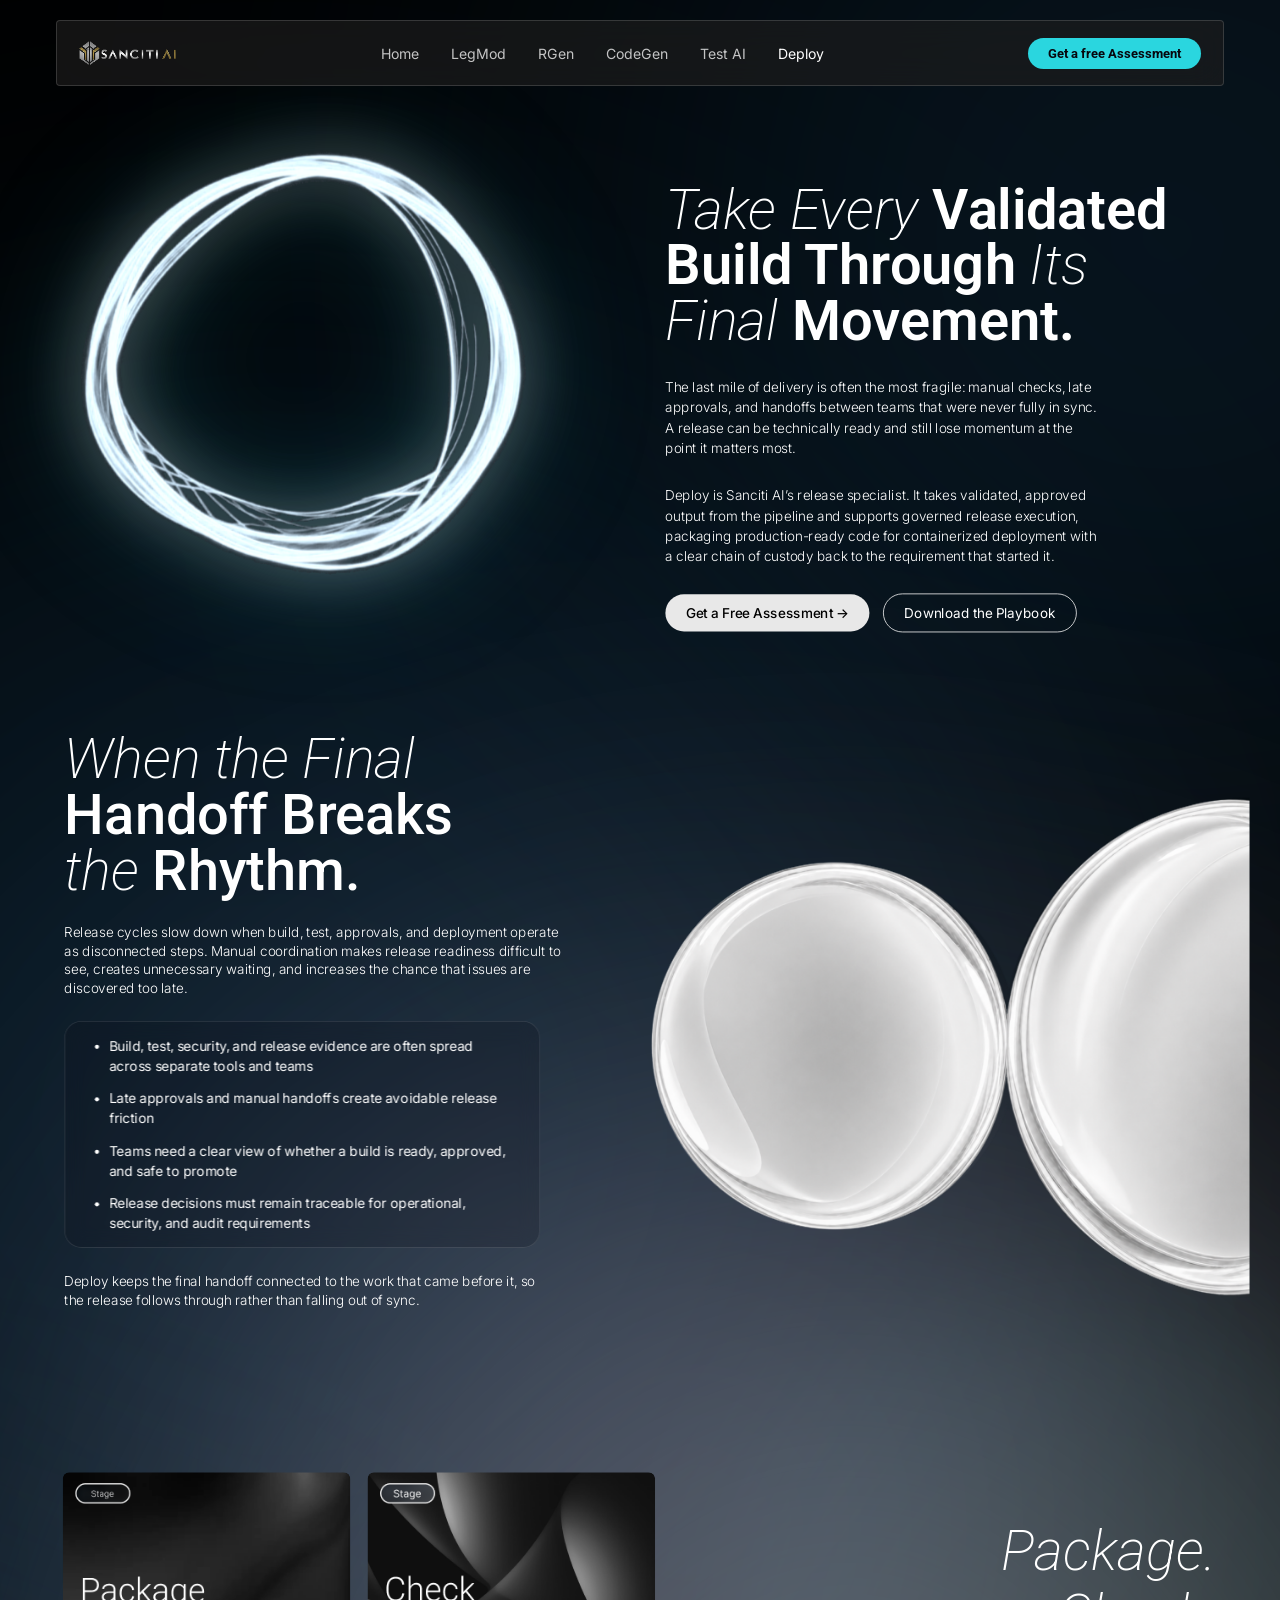
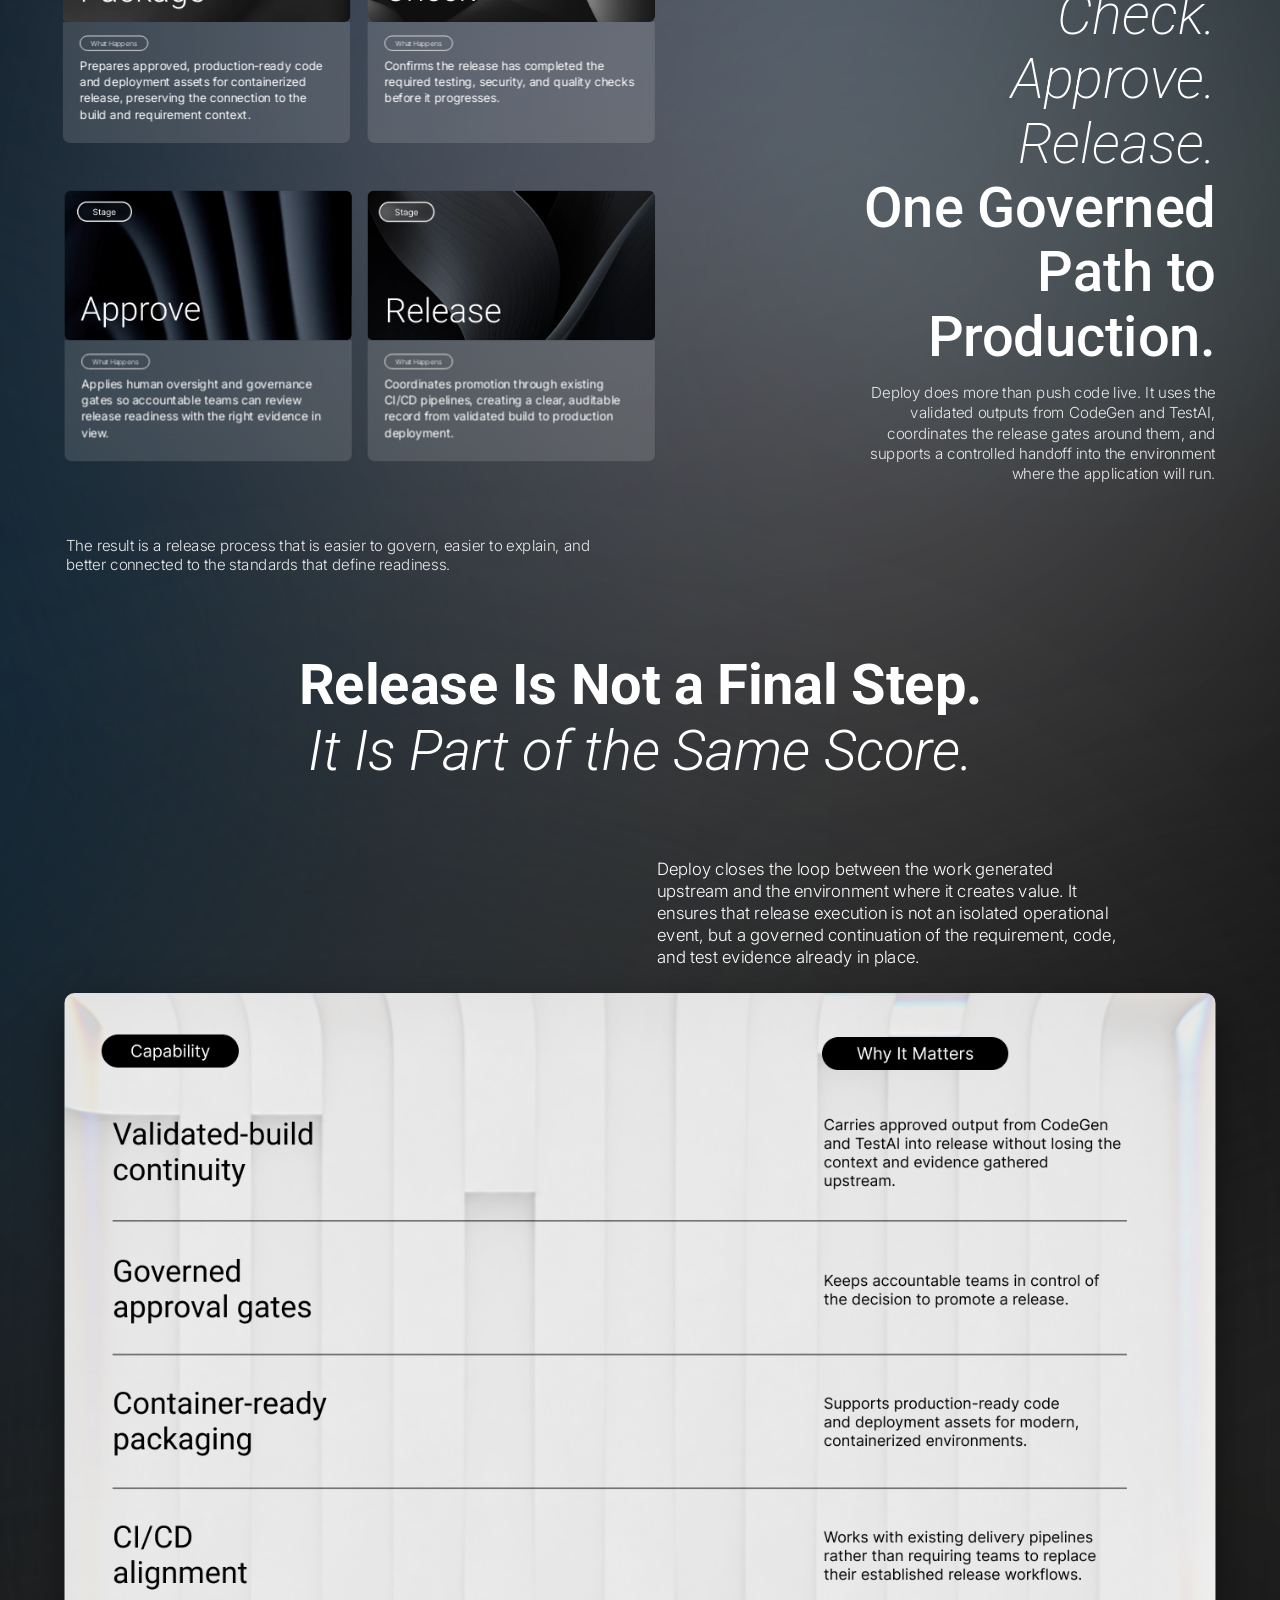
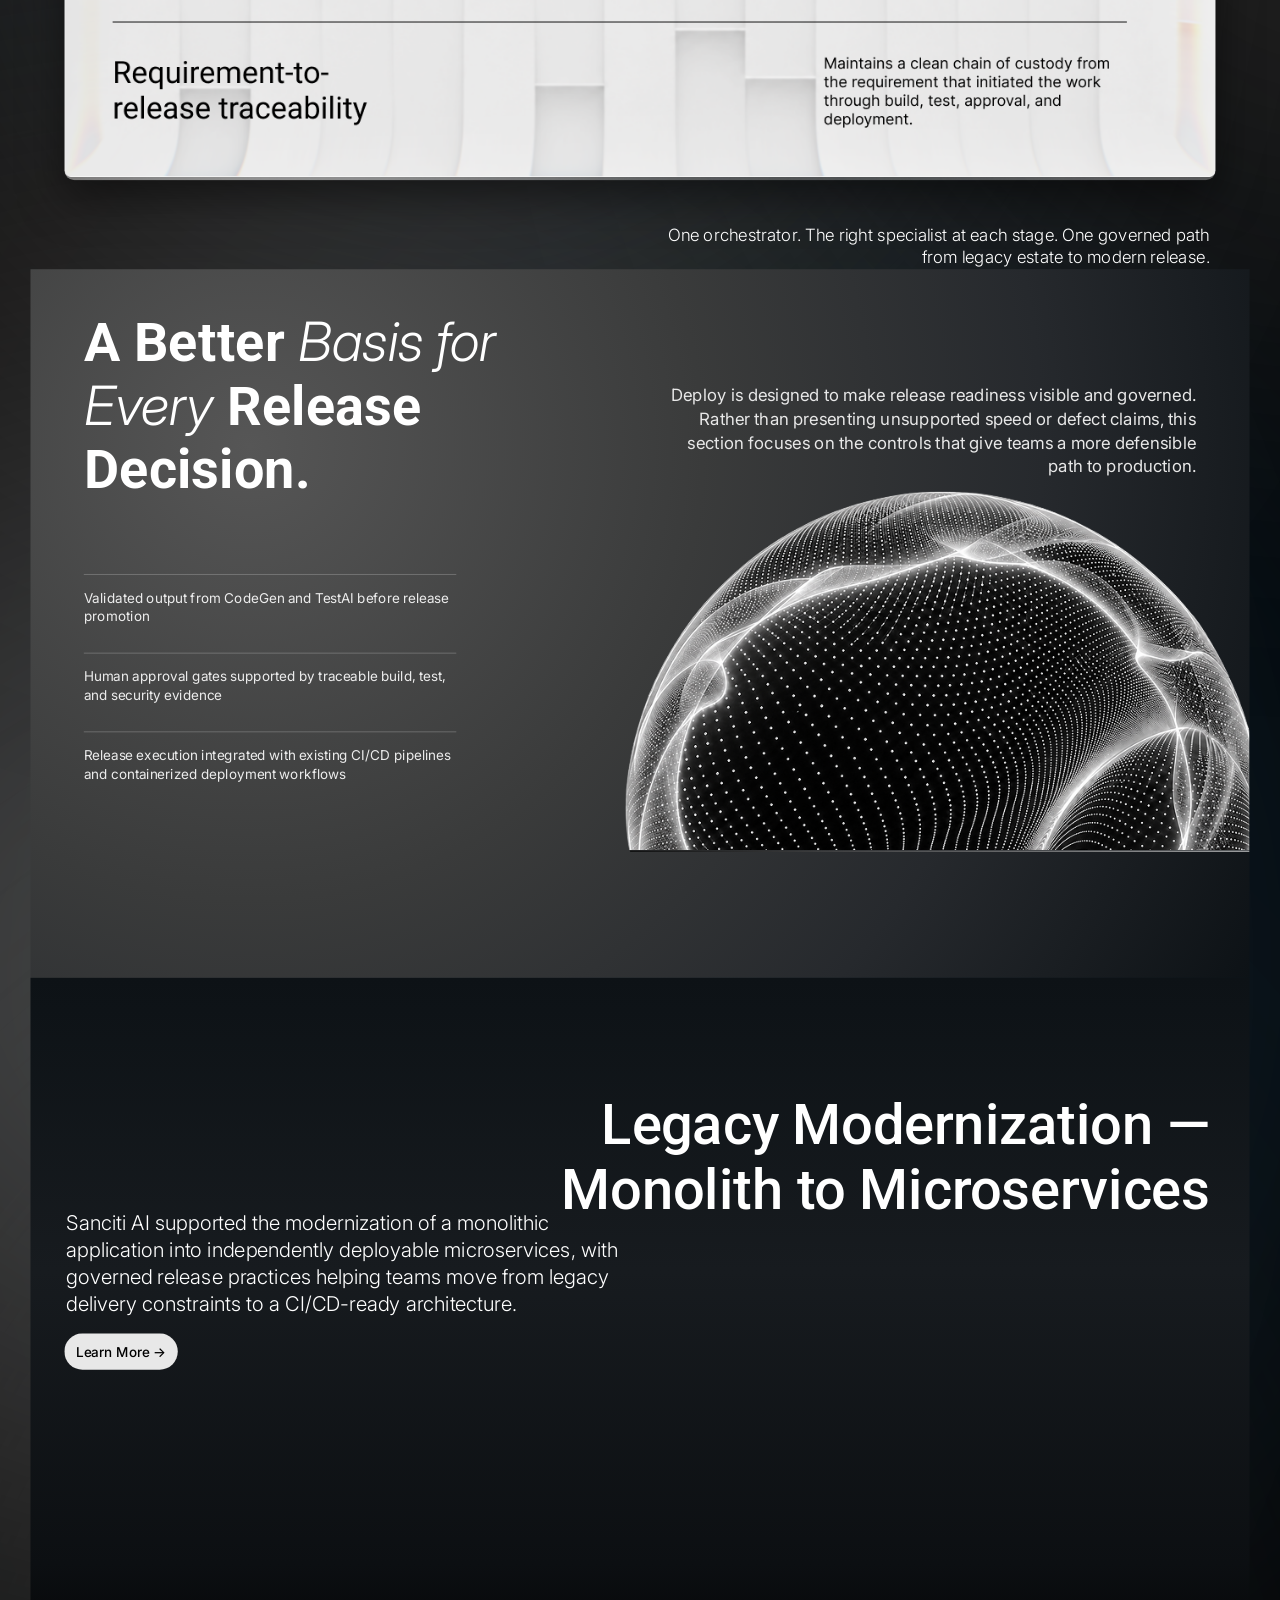
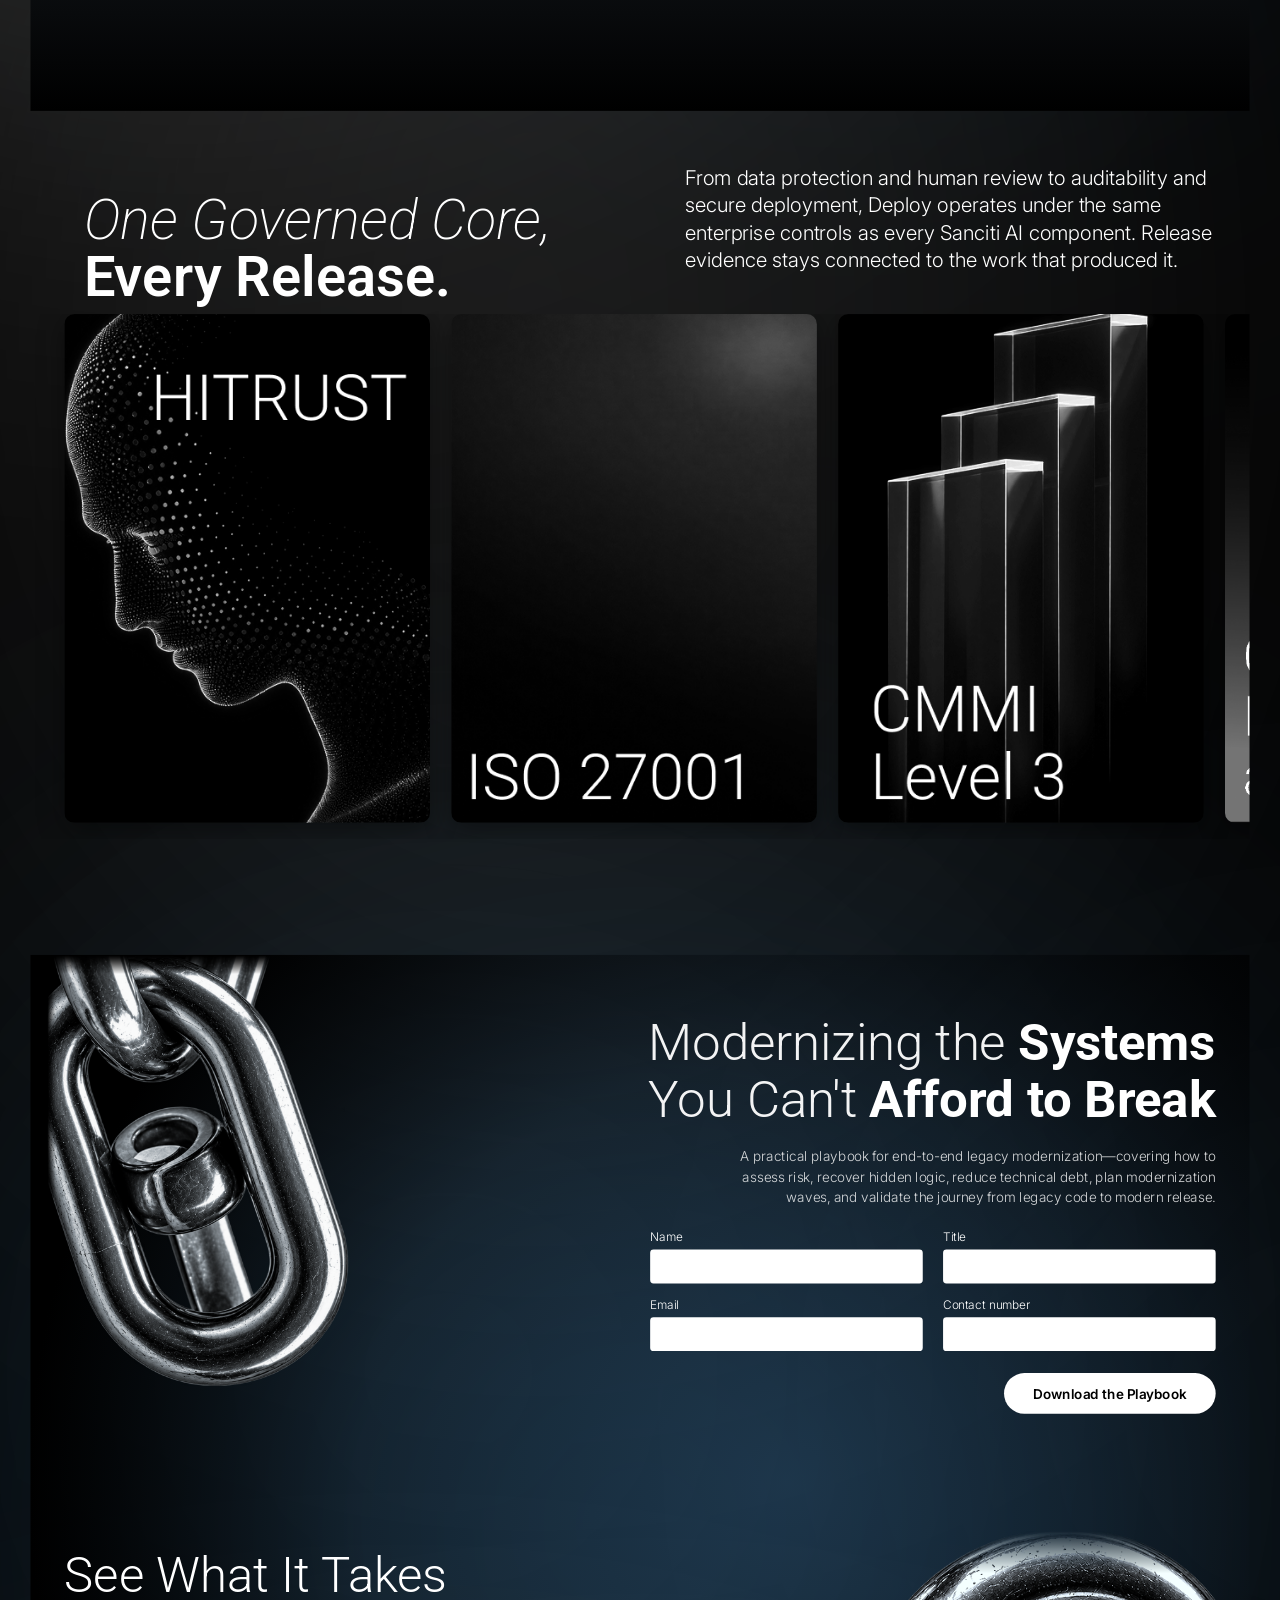
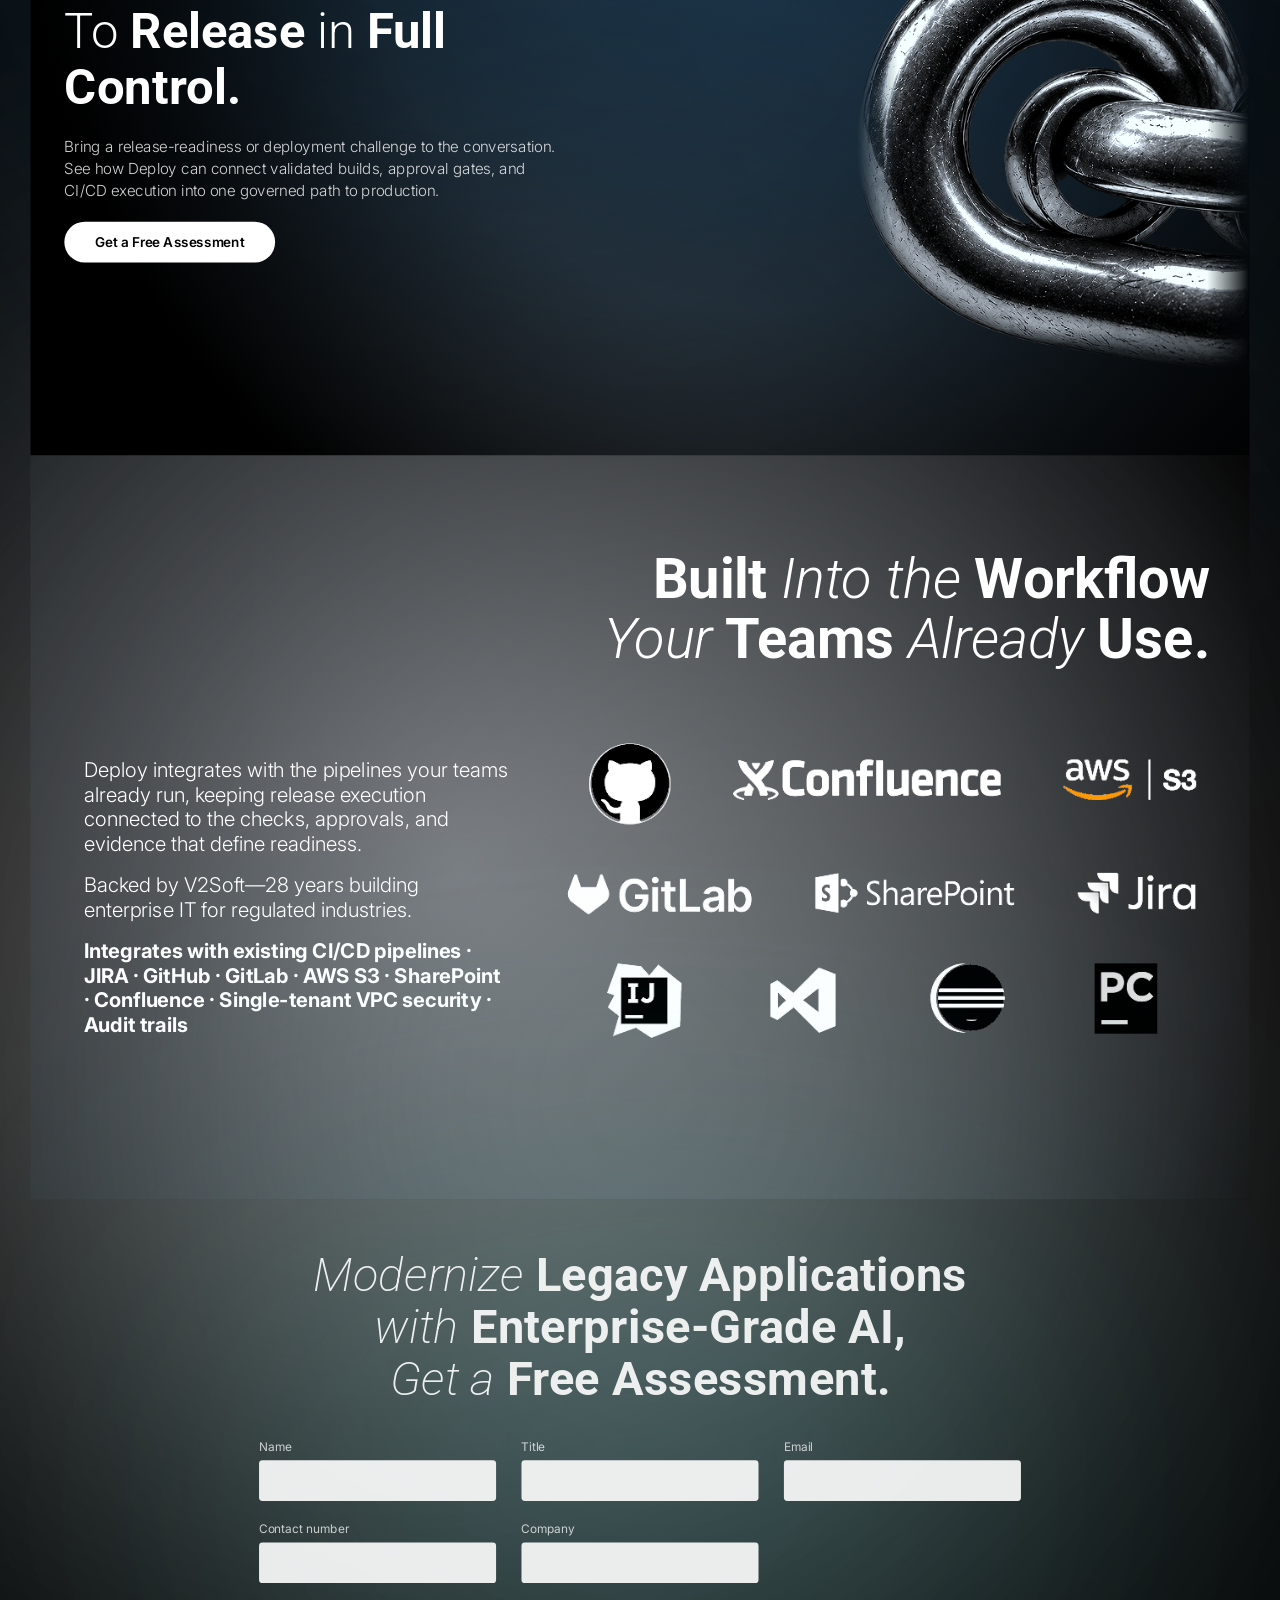
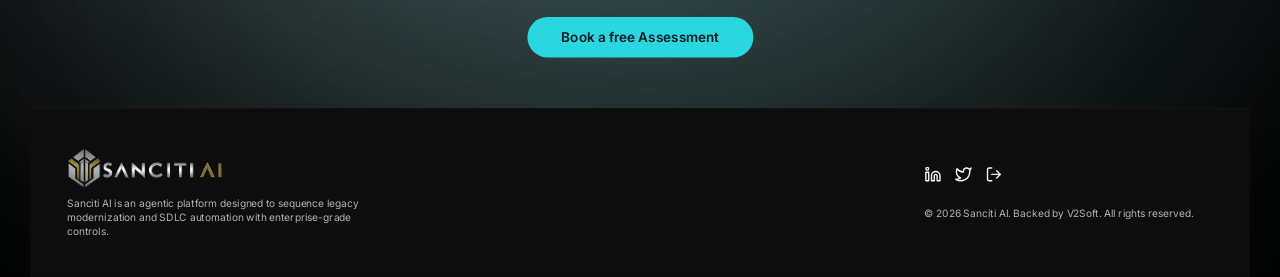
<file: deploy.html>
<!DOCTYPE html>
<html lang="en">

<head>
  <meta charset="UTF-8" />
  <meta name="viewport" content="width=device-width, initial-scale=1.0" />
  <title>Deploy — Governed Release &amp; Continuous Delivery | Sanciti AI</title>
  <meta name="description"
    content="Deploy takes validated, approved output from the pipeline and supports governed release execution, packaging production-ready code with end-to-end traceability." />

  <!-- Google Fonts: Inter & Roboto -->
  <link rel="preconnect" href="https://fonts.googleapis.com" />
  <link rel="preconnect" href="https://fonts.gstatic.com" crossorigin />
  <link
    href="https://fonts.googleapis.com/css2?family=Inter:ital,wght@0,100;0,200;0,300;0,400;0,500;0,600;0,700;0,800;0,900;1,300;1,400;1,500&family=Roboto:ital,wght@0,100;0,300;0,400;0,500;0,700;0,900;1,100;1,300;1,400;1,500;1,700&display=swap"
    rel="stylesheet" />

  <!-- Core & Page Stylesheets -->
  <link rel="stylesheet" href="assets/css/style.css" />
  <link rel="stylesheet" href="assets/css/deploy.css?v=1790162179" />
  <link rel="stylesheet" href="assets/css/deploy-mobile.css?v=1790162179" />

  <style>
    /* Prevent FOUC during scale computation */
    #scaler {
      position: relative;
      width: 100%;
      overflow: hidden;
      background: #000000;
    }

    #stage {
      transform-origin: top left;
      margin: 0;
      left: 0;
      top: 0;
    }

    @media (max-width: 768px) {
      #scaler {
        display: none !important;
      }
      #mobile-container {
        display: block !important;
      }
    }

    @media (min-width: 769px) {
      #mobile-container {
        display: none !important;
      }
    }
  </style>
</head>

<body class="deploy-body">

  <!-- ================= DESKTOP VIEW WITH SCALER (Width 1440px, Height 9391px) ================= -->
  <div id="scaler">
    <div id="stage" class="deploy-stage" data-width="1512" style="height: 9777px;">

      <!-- ================= AMBIENT GLOWS (Matching Figma 1:1) ================= -->
      <!-- Hero Glows -->
      <div class="dp-ambient-glow" style="width:1092px; height:1092px; left:797px; top:-265px; background:rgba(63, 174, 255, 0.5); opacity:0.4; filter:blur(355px);"></div>
      <div class="dp-ambient-glow" style="width:900px; height:900px; left:800px; top:1500px; background:rgba(42, 214, 223, 0.2); opacity:0.3; filter:blur(90px);"></div>
      
      <!-- Challenge Section Glows -->
      <div class="dp-ambient-glow" style="width:1695px; height:1637px; left:-560px; top:510px; background:rgba(63, 174, 255, 0.4); opacity:0.4; filter:blur(300px);"></div>
      <div class="dp-ambient-glow" style="width:1136px; height:1136px; left:212px; top:1231px; background:rgba(184, 179, 255, 0.5); opacity:0.4; filter:blur(300px);"></div>
      
      <!-- How-It-Works Glows -->
      <div class="dp-ambient-glow" style="width:1383px; height:1288px; left:-1027px; top:2085px; background:rgba(63, 174, 255, 0.6); opacity:0.4; filter:blur(300px);"></div>
      <div class="dp-ambient-glow" style="width:1504px; height:1667px; left:211px; top:1369px; background:rgba(232, 232, 232, 0.8); opacity:0.4; filter:blur(300px);"></div>
      
      <!-- Differentiation Frame 171 Glow Ellipses -->
      <div class="dp-ambient-glow" style="width:687px; height:687px; left:1196px; top:3292px; background:#E8E8E8; filter:blur(302px); opacity:0.35;"></div>
      <div class="dp-ambient-glow" style="width:987px; height:987px; left:0px; top:3111px; background:#E8E8E8; filter:blur(302px); opacity:0.35;"></div>
      
      <!-- Trust Section Ambient Glow -->
      <div class="dp-ambient-glow" style="width:1389px; height:1629px; left:261px; top:4098px; background:rgba(63, 174, 255, 0.6); mix-blend-mode:exclusion; opacity:0.19; filter:blur(200px);"></div>
      
      <!-- Measured Outcomes & Compliance Ambient Glows -->
      <div class="dp-ambient-glow" style="width:1469px; height:1429px; left:-546px; top:4216px; background:#E8E8E8; opacity:0.3; filter:blur(300px);"></div>
      <div class="dp-ambient-glow" style="width:1236px; height:1152px; left:330px; top:5113px; opacity:0.2; border:1px solid #000000; filter:blur(300px);"></div>
      <div class="dp-ambient-glow" style="width:1460px; height:2030px; left:-134px; top:5018px; background:#3D3D3D; opacity:0.4; filter:blur(300px);"></div>
      
      <!-- CTA & Playbook Frame 171 Glows -->
      <div class="dp-ambient-glow" style="width:687px; height:687px; left:1196px; top:6979px; background:rgba(99, 99, 99, 0.5); filter:blur(302px); opacity:0.4;"></div>
      <div class="dp-ambient-glow" style="width:987px; height:987px; left:0px; top:6798px; background:rgba(99, 99, 99, 0.5); filter:blur(302px); opacity:0.4;"></div>
      <div class="dp-ambient-glow" style="width:1383px; height:1288px; left:30px; top:6829px; background:rgba(63, 174, 255, 0.5); opacity:0.4; filter:blur(300px);"></div>
      
      <!-- Ecosystem Section Ambient Glows -->
      <div class="dp-ambient-glow" style="width:1190px; height:1155px; left:-161px; top:8076px; background:#F5F5F5; opacity:0.35; filter:blur(300px);"></div>
      <div class="dp-ambient-glow" style="width:1096px; height:1484px; left:171px; top:8110px; background:#E8E8E8; opacity:0.35; filter:blur(300px);"></div>

      <!-- ================= 0. DESKTOP NAV BAR ================= -->
            <!-- ================= NAV ================= -->
      <div class="abs desktop-nav" style="left:0; right:0; margin:0 auto; top:38px; width:1400px; height:66px; z-index:50;">
        <div class="abs"
          style="left:0; top:0; width:100%; height:100%; background:rgba(30, 30, 30, 0.65); backdrop-filter:blur(16px); -webkit-backdrop-filter:blur(16px); border:1px solid rgba(255, 255, 255, 0.15); border-radius:4px;">
        </div>
        <a class="abs" href="index.html"
          style="left:59px; top:17px; display:flex; align-items:center; z-index:10;">
          <img alt="Sanciti AI" src="assets/img/sancitiailogo.png"
            style="height:32px; width:auto; object-fit:contain;" />
        </a>
        <div class="abs font-disp desktop-nav-menu"
          style="display:flex; align-items:center; left:560px; top:23px; width:600px; font-size:16px; gap:36px; color:#fff;">
          <span class="nav-link" style="color:rgba(255,255,255,.75); cursor:pointer;" onclick="window.location.href='index.html';">Home</span>
          <span class="nav-link" style="color:rgba(255,255,255,.75); cursor:pointer;" onclick="window.location.href='legmod.html';">LegMod</span>
          <span class="nav-link" style="color:rgba(255,255,255,.75); cursor:pointer;" onclick="window.location.href='rgen.html';">RGen</span>
          <span class="nav-link" style="color:rgba(255,255,255,.75); cursor:pointer;" onclick="window.location.href='codegen.html';">CodeGen</span>
          <span class="nav-link" style="color:rgba(255,255,255,.75); cursor:pointer;" onclick="window.location.href='testai.html';">Test AI</span>
          <span class="nav-link" style="color:#fff; cursor:pointer;" onclick="window.location.href='deploy.html';">Deploy</span>
        </div>
        <div class="abs pill"
          style="right:22px; top:11px; padding:0 24px; height:44px; background:var(--cyan); border-radius:999px; display:flex; align-items:center; justify-content:center; cursor:pointer;"
          onclick="scrollToAssessment(event)">
          <span class="font-disp" style="color:var(--ink); font-size:16px; font-weight:bold; white-space:nowrap;">Get a free Assessment</span>
        </div>
      </div>

      <!-- ================= 1. HERO SECTION (0 - 800px) ================= -->
      <section class="dp-hero" id="hero">
        <div class="dp-hero-visual">
          <video class="dp-hero-circle-vid" id="dpHeroVidDesk" autoplay loop muted playsinline webkit-playsinline aria-label="Sanciti Deploy Logic Ring Video">
            <source src="assets/vids/circle-animation.webm" type="video/webm">
            <source src="assets/vids/circle-animation.mp4" type="video/mp4">
          </video>
          <canvas id="dpHeroCanvasDesk" class="dp-hero-circle-canvas" width="550" height="550"></canvas>
        </div>

        <div class="dp-hero-text-block">
          <h1 class="dp-hero-heading">
            <span class="light-italic">Take Every</span> <span class="bold-white">Validated</span><br />
            <span class="bold-white">Build Through</span> <span class="light-italic">Its</span><br />
            <span class="light-italic">Final</span> <span class="bold-white">Movement.</span>
          </h1>
          <p class="dp-hero-desc">
            The last mile of delivery is often the most fragile: manual checks, late approvals, and handoffs between teams that were never fully in sync. A release can be technically ready and still lose momentum at the point it matters most.
          </p>
          <p class="dp-hero-desc">
            Deploy is Sanciti AI’s release specialist. It takes validated, approved output from the pipeline and supports governed release execution, packaging production-ready code for containerized deployment with a clear chain of custody back to the requirement that started it.
          </p>
          <div class="dp-hero-cta-row">
            <a class="dp-btn-primary" href="javascript:void(0)" onclick="scrollToAssessment(event)">Get a Free Assessment &rarr;</a>
            <a class="dp-btn-secondary" href="javascript:void(0)" onclick="scrollToAssessment(event)">Download the Playbook</a>
          </div>
        </div>
      </section>

      <!-- ================= 2. CHALLENGE SECTION (800 - 1664px) ================= -->
      <section class="dp-challenge" id="challenge">
        <div class="dp-challenge-left">
          <h2 class="dp-challenge-heading">
            <span class="light-italic">When the Final</span><br />
            <span class="bold-white">Handoff Breaks</span><br />
            <span class="light-italic">the</span> <span class="bold-white">Rhythm.</span>
          </h2>
          <p class="dp-challenge-intro">
            Release cycles slow down when build, test, approvals, and deployment operate as disconnected steps. Manual coordination makes release readiness difficult to see, creates unnecessary waiting, and increases the chance that issues are discovered too late.
          </p>
          <div class="dp-challenge-card">
            <ul class="dp-challenge-list">
              <li>Build, test, security, and release evidence are often spread across separate tools and teams</li>
              <li>Late approvals and manual handoffs create avoidable release friction</li>
              <li>Teams need a clear view of whether a build is ready, approved, and safe to promote</li>
              <li>Release decisions must remain traceable for operational, security, and audit requirements</li>
            </ul>
          </div>
          <p class="dp-challenge-conclusion">
            Deploy keeps the final handoff connected to the work that came before it, so the release follows through rather than falling out of sync.
          </p>
        </div>

        <div class="dp-challenge-right">
          <img class="dp-challenge-spheres-img" src="assets/img/Deploy/deploy_challenge_spheres.png" alt="Governed Release Mechanics Visual" />
        </div>
      </section>

      <!-- ================= 3. HOW IT WORKS / LIFECYCLE (1664 - 2550px) ================= -->
      <section class="dp-lifecycle" id="how-it-works">
        <h2 class="dp-lifecycle-heading">
          <span class="light-italic">Package.</span><br />
          <span class="light-italic">Check.</span><br />
          <span class="light-italic">Approve.</span><br />
          <span class="light-italic">Release.</span><br />
          <span class="bold-white">One Governed Path to Production.</span>
        </h2>

        <!-- Stage 1: Package -->
        <div class="dp-stage-card dp-stage-1">
          <div class="dp-card-banner">
            <img class="dp-card-banner-img" src="assets/img/Deploy/deploy_stage_package.png" alt="Package Stage" />
            <span class="dp-card-stage-pill">Stage</span>
            <span class="dp-card-title">Package</span>
          </div>
          <div class="dp-card-body">
            <span class="dp-card-what-pill">What Happens</span>
            <p class="dp-card-text">
              Prepares approved, production-ready code and deployment assets for containerized release, preserving the connection to the build and requirement context.
            </p>
          </div>
        </div>

        <!-- Stage 2: Check -->
        <div class="dp-stage-card dp-stage-2">
          <div class="dp-card-banner">
            <img class="dp-card-banner-img" src="assets/img/Deploy/deploy_stage_check.png" alt="Check Stage" />
            <span class="dp-card-stage-pill">Stage</span>
            <span class="dp-card-title">Check</span>
          </div>
          <div class="dp-card-body">
            <span class="dp-card-what-pill">What Happens</span>
            <p class="dp-card-text">
              Confirms the release has completed the required testing, security, and quality checks before it progresses.
            </p>
          </div>
        </div>

        <!-- Stage 3: Approve -->
        <div class="dp-stage-card dp-stage-3">
          <div class="dp-card-banner">
            <img class="dp-card-banner-img" src="assets/img/Deploy/deploy_stage_approve.png" alt="Approve Stage" />
            <span class="dp-card-stage-pill">Stage</span>
            <span class="dp-card-title">Approve</span>
          </div>
          <div class="dp-card-body">
            <span class="dp-card-what-pill">What Happens</span>
            <p class="dp-card-text">
              Applies human oversight and governance gates so accountable teams can review release readiness with the right evidence in view.
            </p>
          </div>
        </div>

        <!-- Stage 4: Release -->
        <div class="dp-stage-card dp-stage-4">
          <div class="dp-card-banner">
            <img class="dp-card-banner-img" src="assets/img/Deploy/deploy_stage_release.png" alt="Release Stage" />
            <span class="dp-card-stage-pill">Stage</span>
            <span class="dp-card-title">Release</span>
          </div>
          <div class="dp-card-body">
            <span class="dp-card-what-pill">What Happens</span>
            <p class="dp-card-text">
              Coordinates promotion through existing CI/CD pipelines, creating a clear, auditable record from validated build to production deployment.
            </p>
          </div>
        </div>

        <p class="dp-lifecycle-desc">
          Deploy does more than push code live. It uses the validated outputs from CodeGen and TestAI, coordinates the release gates around them, and supports a controlled handoff into the environment where the application will run.
        </p>

        <p class="dp-lifecycle-bottom-text">
          The result is a release process that is easier to govern, easier to explain, and better connected to the standards that define readiness.
        </p>
      </section>

      <!-- ================= 4. DIFFERENTIATION (2550 - 4098px) ================= -->
      <section class="dp-diff" id="differentiation">
        <div class="dp-diff-title-wrap">
          <h2 class="dp-diff-title">
            <span class="bold-white">Release Is Not a Final Step.</span><br />
            <span class="light-italic">It Is Part of the Same Score.</span>
          </h2>
        </div>
        <p class="dp-diff-subtitle">
          Deploy closes the loop between the work generated upstream and the environment where it creates value. It ensures that release execution is not an isolated operational event, but a governed continuation of the requirement, code, and test evidence already in place.
        </p>

        <div class="dp-diff-glass-card">
          <img src="assets/img/Deploy/deploy_diff_frame113.png" alt="Deploy Differentiation Capability Table" class="dp-diff-card-img" />
        </div>

        <p class="dp-diff-bottom-text">
          One orchestrator. The right specialist at each stage. One governed path from legacy estate to modern release.
        </p>
      </section>

      <!-- ================= 5. TRUST & METRICS (4098 - 4935px) ================= -->
      <section class="dp-trust" id="trust">
        <h2 class="dp-trust-heading">
          <span class="bold-white">A Better</span> <span class="light-italic">Basis for</span><br />
          <span class="light-italic">Every</span> <span class="bold-white">Release</span><br />
          <span class="bold-white">Decision.</span>
        </h2>
        <p class="dp-trust-intro">
          Deploy is designed to make release readiness visible and governed. Rather than presenting unsupported speed or defect claims, this section focuses on the controls that give teams a more defensible path to production.
        </p>

        <div class="dp-trust-items">
          <div class="dp-trust-item">
            <div class="dp-trust-divider"></div>
            <p class="dp-trust-item-text">
              Validated output from CodeGen and TestAI before release promotion
            </p>
          </div>
          <div class="dp-trust-item">
            <div class="dp-trust-divider"></div>
            <p class="dp-trust-item-text">
              Human approval gates supported by traceable build, test, and security evidence
            </p>
          </div>
          <div class="dp-trust-item">
            <div class="dp-trust-divider"></div>
            <p class="dp-trust-item-text">
              Release execution integrated with existing CI/CD pipelines and containerized deployment workflows
            </p>
          </div>
        </div>

        <div class="dp-trust-right-visual">
          <img class="dp-trust-dome-img" src="assets/img/Deploy/deploy_trust_dome.png" alt="Deploy Traceability Visualization" />
        </div>
      </section>

      <!-- ================= 6. CASE STUDY (4935 - 5801px) ================= -->
      <section class="dp-case" id="case-study">
        <h2 class="dp-case-heading">
          Legacy Modernization —<br />
          Monolith to Microservices
        </h2>
        <p class="dp-case-desc">
          Sanciti AI supported the modernization of a monolithic application into independently deployable microservices, with governed release practices helping teams move from legacy delivery constraints to a CI/CD-ready architecture.
        </p>
        <a class="dp-case-btn" href="#deploy-playbook">Learn More &rarr;</a>
      </section>

      <!-- ================= 7. GOVERNED CORE & COMPLIANCE (5801 - 6798px) ================= -->
      <section class="dp-compliance" id="compliance">
        <h2 class="dp-compliance-heading">
          <span class="light-italic">One Governed Core,</span><br />
          <span class="bold-white">Every Release.</span>
        </h2>
        <p class="dp-compliance-desc">
          From data protection and human review to auditability and secure deployment, Deploy operates under the same enterprise controls as every Sanciti AI component. Release evidence stays connected to the work that produced it.
        </p>

        <div class="dp-compliance-scroll-wrap">
          <div class="dp-compliance-cards-track">
            <!-- Card 1: HITRUST -->
            <div class="dp-compliance-card">
              <img src="assets/img/Deploy/deploy_comp_hitrust.png?v=20260907-4" alt="HITRUST Compliance" />
            </div>
            <!-- Card 2: ISO 27001 -->
            <div class="dp-compliance-card">
              <img src="assets/img/Deploy/deploy_comp_iso.png?v=20260907-4" alt="ISO 27001 Certified Processes" />
            </div>
            <!-- Card 3: CMMI Level 3 -->
            <div class="dp-compliance-card">
              <img src="assets/img/Deploy/deploy_comp_cmmi.png?v=20260907-4" alt="CMMI Level 3 Quality Framework" />
            </div>
            <!-- Card 4: OWASP & NIST -->
            <div class="dp-compliance-card">
              <img src="assets/img/Deploy/deploy_comp_owasp.png?v=20260907-4" alt="OWASP &amp; NIST Alignment" />
            </div>
            <!-- Card 5: Single Tenant -->
            <div class="dp-compliance-card">
              <img src="assets/img/Deploy/deploy_comp_single_tenant.png?v=20260907-4" alt="Single-Tenant VPC Security" />
            </div>
            <!-- Card 6: Audit Grade -->
            <div class="dp-compliance-card">
              <img src="assets/img/Deploy/deploy_comp_audit_grade.png?v=20260907-4" alt="Audit-Grade Traceability" />
            </div>
          </div>
        </div>
      </section>

      <!-- ================= 8. PLAYBOOK & 9. CTA UNIFIED SECTION (6798 - 8098px) ================= -->
      <div class="dp-playbook-cta-wrapper" id="deploy-playbook-cta-wrap">
        <!-- 8. Playbook Form -->
        <section class="dp-playbook" id="deploy-playbook">
          <div class="dp-playbook-left-chain">
            <img class="dp-playbook-chain-img" src="assets/img/Deploy/deploy_chain_link.png?v=20260907-3" alt="Governed Pipeline Chain Link" />
          </div>

          <div class="dp-playbook-right">
            <h2 class="dp-playbook-heading">
              Modernizing the <span class="bold-white">Systems</span><br />
              You Can't <span class="bold-white">Afford to Break</span>
            </h2>
            <p class="dp-playbook-desc">
              A practical playbook for end-to-end legacy modernization—covering how to assess risk, recover hidden logic, reduce technical debt, plan modernization waves, and validate the journey from legacy code to modern release.
            </p>

            <form class="dp-playbook-form" action="submit_form.php" method="POST" onsubmit="handlePlaybookDownload(event)">
              <input type="hidden" name="source" value="deploy" />
              <div class="dp-form-grid">
                <div class="dp-form-group">
                  <label class="dp-form-label" for="dp-form-name">Name</label>
                  <input class="dp-form-input" id="dp-form-name" name="Name" type="text" required />
                </div>
                <div class="dp-form-group">
                  <label class="dp-form-label" for="dp-form-title">Title</label>
                  <input class="dp-form-input" id="dp-form-title" name="Title" type="text" required />
                </div>
                <div class="dp-form-group">
                  <label class="dp-form-label" for="dp-form-email">Email</label>
                  <input class="dp-form-input" id="dp-form-email" name="Email" type="email" required />
                </div>
                <div class="dp-form-group">
                  <label class="dp-form-label" for="dp-form-phone">Contact number</label>
                  <input class="dp-form-input" id="dp-form-phone" name="Contact number" type="tel" required />
                </div>
              </div>
              <div class="dp-form-submit-wrap">
                <button class="dp-form-submit-btn" type="submit">Download the Playbook</button>
              </div>
            </form>
          </div>
        </section>

        <!-- 9. Conversation CTA -->
        <section class="dp-cta" id="cta">
          <div class="dp-cta-left">
            <h2 class="dp-cta-heading">
              See What It Takes<br />
              To <span class="bold-white">Release</span> in <span class="bold-white">Full</span><br />
              <span class="bold-white">Control.</span>
            </h2>
            <p class="dp-cta-desc">
              Bring a release-readiness or deployment challenge to the conversation. See how Deploy can connect validated builds, approval gates, and CI/CD execution into one governed path to production.
            </p>
            <a class="dp-cta-btn" href="javascript:void(0)" onclick="scrollToAssessment(event)">Get a Free Assessment</a>
          </div>

          <div class="dp-cta-right">
            <img class="dp-cta-loop-img" src="assets/img/Deploy/deploy_cta_loop_transparent.png?v=20260907-3" alt="Connected Release Loop Visual" />
          </div>
        </section>
      </div>

      <!-- ================= 10. ECOSYSTEM / WORKFLOW TOOLS (7961 - 8840px, Height 879px) ================= -->
      <section class="dp-ecosystem" id="ecosystem">
        <!-- Figma Ambient Glow 1096x1484px #E8E8E8 -->
        <div class="dp-eco-ambient-glow"></div>

        <h2 class="dp-eco-heading">
          <span class="bold-white">Built</span> <span class="light-italic">Into the</span> <span class="bold-white">Workflow</span><br />
          <span class="light-italic">Your</span> <span class="bold-white">Teams</span> <span class="light-italic">Already</span> <span class="bold-white">Use.</span>
        </h2>
        <div class="dp-eco-left">
          <p class="dp-eco-desc">
            Deploy integrates with the pipelines your teams already run, keeping release execution connected to the checks, approvals, and evidence that define readiness.
          </p>
          <p class="dp-eco-backed">
            Backed by V2Soft—28 years building enterprise IT for regulated industries.
          </p>
          <p class="dp-eco-tools-list">
            Integrates with existing CI/CD pipelines &middot; JIRA &middot; GitHub &middot; GitLab &middot; AWS S3 &middot; SharePoint &middot; Confluence &middot; Single-tenant VPC security &middot; Audit trails
          </p>
        </div>

        <div class="dp-eco-right">
          <img class="dp-eco-tools-img" src="assets/img/Deploy/deploy_tools_grid.png?v=20260917-nobg" alt="Deploy Supported Developer Tools and CI/CD Workflows" />
        </div>
      </section>

      <!-- ================= 11. FOOTER (Exact Match to index.html) ================= -->
      
      <!-- ================= CENTERED PLAYBOOK (BEFORE FOOTER) ================= -->
      <div id="centered-playbook" class="abs centered-playbook"
        style="left:0; top:8977px; width:1440px; height:600px; display:flex; flex-direction:column; align-items:center; justify-content:center; background: transparent; z-index:10;">
        <div class="abs" style="left:50%; top:50%; transform:translate(-50%, -50%); width:1000px; height:600px; background:#2AD6DF; opacity:0.15; filter:blur(200px); pointer-events:none; z-index:-1;"></div>
        <div style="text-align:center; margin-bottom:40px;">
          <p class="font-disp" style="font-size:56px; line-height:1.1; margin:0; color:rgba(255,255,255,.9);">
            <span style="font-weight:200; font-style:italic;">Modernize</span> <span style="font-weight:700;">Legacy Applications</span><br />
            <span style="font-weight:200; font-style:italic;">with</span> <span style="font-weight:700;">Enterprise-Grade AI,</span><br />
            <span style="font-weight:200; font-style:italic;">Get a</span> <span style="font-weight:700;">Free Assessment.</span>
          </p>
        </div>

        <form action="submit_form.php" method="POST"
          style="display:grid; grid-template-columns:1fr 1fr 1fr; gap:24px 30px; width:900px;"
          onsubmit="handleAssessmentSubmit(event)">
          <input type="hidden" name="source" value="index" />
          <div style="display:flex; flex-direction:column; gap:8px;">
            <span class="font-body" style="font-size:14px; color:rgba(255,255,255,.75);">Name</span>
            <input name="Name" style="height:48px; width:100%; background:rgba(255,255,255,.9); border:none; border-radius:4px; padding:0 16px; font-size:16px; box-sizing:border-box;" type="text" required />
          </div>
          <div style="display:flex; flex-direction:column; gap:8px;">
            <span class="font-body" style="font-size:14px; color:rgba(255,255,255,.75);">Title</span>
            <input name="Title" style="height:48px; width:100%; background:rgba(255,255,255,.9); border:none; border-radius:4px; padding:0 16px; font-size:16px; box-sizing:border-box;" type="text" required />
          </div>
          <div style="display:flex; flex-direction:column; gap:8px;">
            <span class="font-body" style="font-size:14px; color:rgba(255,255,255,.75);">Email</span>
            <input name="Email" style="height:48px; width:100%; background:rgba(255,255,255,.9); border:none; border-radius:4px; padding:0 16px; font-size:16px; box-sizing:border-box;" type="email" required />
          </div>
          <div style="display:flex; flex-direction:column; gap:8px;">
            <span class="font-body" style="font-size:14px; color:rgba(255,255,255,.75);">Contact number</span>
            <input name="Contact number" style="height:48px; width:100%; background:rgba(255,255,255,.9); border:none; border-radius:4px; padding:0 16px; font-size:16px; box-sizing:border-box;" type="tel" required />
          </div>
          <div style="display:flex; flex-direction:column; gap:8px;">
            <span class="font-body" style="font-size:14px; color:rgba(255,255,255,.75);">Company</span>
            <input name="Company" style="height:48px; width:100%; background:rgba(255,255,255,.9); border:none; border-radius:4px; padding:0 16px; font-size:16px; box-sizing:border-box;" type="text" required />
          </div>

          <div style="grid-column: 1 / -1; display:flex; justify-content:center; margin-top:16px;">
            <button type="submit" class="pill"
              style="padding:14px 40px; background:#2AD6DF; border:none; border-radius:50px; text-align:center; cursor:pointer;">
              <span class="font-body" style="font-size:16px; color:rgba(7,7,14,.9); font-weight:600;">Book a free Assessment</span>
            </button>
          </div>
        </form>
      </div>

      <footer class="abs desktop-footer sanciti-footer deploy-footer"
        style="left:0; top:9577px; width:1440px; height:200px; background:#0D0D0D; border-top:1px solid rgba(255, 255, 255, 0.101961); box-sizing:border-box; padding:40px 18px 40px 43px; display:flex; flex-direction:row; align-items:center; justify-content:space-between; z-index:50;">
        <div class="footer-brand">
          <div class="footer-logo">
            <img src="assets/img/sancitiailogo.png" alt="Sanciti AI" />
          </div>
          <p class="footer-desc">
            Sanciti AI is an agentic platform designed to sequence legacy modernization and SDLC automation with enterprise-grade controls.
          </p>
        </div>

        <div class="footer-frame179">
          <div class="footer-socials">
            <a href="#" aria-label="LinkedIn" class="social-link">
              <svg width="20" height="20" viewBox="0 0 24 24" fill="none" stroke="#FFFFFF" stroke-width="2" stroke-linecap="round" stroke-linejoin="round">
                <path d="M16 8a6 6 0 0 1 6 6v7h-4v-7a2 2 0 0 0-2-2 2 2 0 0 0-2 2v7h-4v-7a6 6 0 0 1 6-6z"></path>
                <rect x="2" y="9" width="4" height="12"></rect>
                <circle cx="4" cy="4" r="2"></circle>
              </svg>
            </a>
            <a href="#" aria-label="Twitter" class="social-link">
              <svg width="20" height="20" viewBox="0 0 24 24" fill="none" stroke="#FFFFFF" stroke-width="2" stroke-linecap="round" stroke-linejoin="round">
                <path d="M23 3a10.9 10.9 0 0 1-3.14 1.53 4.48 4.48 0 0 0-7.86 3v1A10.66 10.66 0 0 1 3 4s-4 9 5 13a11.64 11.64 0 0 1-7 2c9 5 20 0 20-11.5a4.5 4.5 0 0 0-.08-.83A7.72 7.72 0 0 0 23 3z"></path>
              </svg>
            </a>
            <a href="#" aria-label="Portal" class="social-link">
              <svg width="20" height="20" viewBox="0 0 24 24" fill="none" stroke="#FFFFFF" stroke-width="2" stroke-linecap="round" stroke-linejoin="round">
                <path d="M9 21H5a2 2 0 0 1-2-2V5a2 2 0 0 1 2-2h4"></path>
                <polyline points="16 17 21 12 16 7"></polyline>
                <line x1="21" y1="12" x2="9" y2="12"></line>
              </svg>
            </a>
          </div>

          <div class="footer-copyright">
            &copy; 2026 Sanciti AI. Backed by V2Soft. All rights reserved.
          </div>
        </div>
      </footer>

    </div><!-- /#stage -->
  </div><!-- /#scaler -->

  <!-- ================= MOBILE HEADER (< 768px) ================= -->
  <!-- ================= MOBILE HEADER (< 768px) ================= -->
  <header class="mobile-header" id="mobileHeader">
    <div class="mobile-header-inner">
      <a class="mobile-logo" href="index.html" aria-label="Sanciti AI">
        <img alt="Sanciti AI" src="assets/img/sancitiailogo.png" />
      </a>
      <div class="mobile-header-right">
        <a class="mobile-demo-btn pill" href="javascript:void(0)" id="mobileDemoBtn" onclick="scrollToAssessment(event)" style="background:var(--cyan);">
          <span style="color:var(--ink);">Get a free Assessment</span>
        </a>
        <button class="mobile-menu-toggle" id="mobileMenuToggle" aria-label="Toggle navigation" aria-expanded="false"
          onclick="toggleMobileMenu()">
          <span class="hamburger-bar"></span>
          <span class="hamburger-bar"></span>
          <span class="hamburger-bar"></span>
        </button>
      </div>
    </div>
    <!-- Mobile Navigation Drawer -->
    <div class="mobile-nav-drawer" id="mobileNavDrawer">
      <nav class="mobile-nav-links font-disp">
        <a href="index.html" class="mobile-nav-item ">Home</a>
        <a href="legmod.html" class="mobile-nav-item ">LegMod</a>
        <a href="rgen.html" class="mobile-nav-item ">RGen</a>
        <a href="codegen.html" class="mobile-nav-item ">CodeGen</a>
        <a href="testai.html" class="mobile-nav-item ">Test AI</a>
        <a href="deploy.html" class="mobile-nav-item active">Deploy</a>
        <div class="mobile-nav-cta pill" onclick="scrollToAssessment(event)" style="background:var(--cyan);">
          <span style="color:var(--ink);">Get a Free Assessment</span>
        </div>
      </nav>
    </div>
  </header>

    <!-- ================= MOBILE CONTAINER \(<= 768px Fluid Responsive\) ================= -->
  <div id="mobile-container">
    <!-- ================= AMBIENT GLOWS (Matching Figma Mobile 1:1) ================= -->
    <div class="dp-ambient-glows-container">
      <div class="dp-mob-ambient-glow dp-mob-glow-1"></div>
      <div class="dp-mob-ambient-glow dp-mob-glow-2"></div>
      <div class="dp-mob-ambient-glow dp-mob-glow-3"></div>
      <div class="dp-mob-ambient-glow dp-mob-glow-4"></div>
      <div class="dp-mob-ambient-glow dp-mob-glow-5"></div>
      <div class="dp-mob-ambient-glow dp-mob-glow-6"></div>
      <div class="dp-mob-ambient-glow dp-mob-glow-7"></div>
      <div class="dp-mob-ambient-glow dp-mob-glow-8"></div>
      <div class="dp-mob-ambient-glow dp-mob-glow-9"></div>
    </div>

    

    <!-- 1. Mobile Hero -->
    <section class="dp-mob-section dp-mob-hero">
      <h1 class="dp-mob-title">
        <span class="light-italic">Take Every</span> <span class="bold-white">Validated Build</span><br />
        <span class="bold-white">Through Its</span> <span class="light-italic">Final</span> <span class="bold-white">Movement.</span>
      </h1>
      <p class="dp-mob-desc">
        The last mile of delivery is often the most fragile: manual checks, late approvals, and handoffs between teams that were never fully in sync.
      </p>
      <p class="dp-mob-desc">
        Deploy is Sanciti AI’s release specialist. It takes validated, approved output from the pipeline and supports governed release execution with end-to-end traceability.
      </p>
      <div class="dp-mob-btn-row">
        <a class="dp-mob-btn-primary" href="javascript:void(0)" onclick="scrollToAssessment(event)">Get a Free Assessment &rarr;</a>
        <a class="dp-mob-btn-secondary" href="javascript:void(0)" onclick="scrollToAssessment(event)">Download the Playbook</a>
      </div>
      <div class="dp-mob-hero-visual">
        <video class="dp-mob-hero-circle-vid" id="dpHeroVidMob" autoplay loop muted playsinline webkit-playsinline aria-label="Sanciti Deploy Logic Ring Video">
          <source src="assets/vids/circle-animation.webm" type="video/webm">
          <source src="assets/vids/circle-animation.mp4" type="video/mp4">
        </video>
        <canvas id="dpHeroCanvasMob" class="dp-mob-hero-circle-canvas" width="320" height="320"></canvas>
      </div>
    </section>

    <!-- 2. Mobile Challenge -->
    <section class="dp-mob-section">
      <h2 class="dp-mob-title">
        <span class="light-italic">When the Final</span><br />
        <span class="bold-white">Handoff Breaks the Rhythm.</span>
      </h2>
      <p class="dp-mob-desc">
        Release cycles slow down when build, test, approvals, and deployment operate as disconnected steps.
      </p>
      <div class="dp-mob-card">
        <ul class="dp-mob-list">
          <li>Build, test, security, and release evidence spread across separate tools</li>
          <li>Late approvals and manual handoffs create avoidable friction</li>
          <li>Teams need a clear view of whether a build is ready and safe to promote</li>
          <li>Release decisions must remain fully traceable for enterprise audit</li>
        </ul>
      </div>
      <div class="dp-mob-img-wrap">
        <img src="assets/img/Deploy/deploy_challenge_spheres.png" alt="Governed Release Visual" />
      </div>
    </section>

    <!-- 3. Mobile Lifecycle -->
    <section class="dp-mob-section">
      <h2 class="dp-mob-title">
        <span class="light-italic">Package. Check.</span><br />
        <span class="light-italic">Approve. Release.</span><br />
        <span class="bold-white">One Governed Path.</span>
      </h2>

      <!-- Card 1 -->
      <div class="dp-mob-stage-card">
        <div class="dp-mob-stage-banner">
          <img src="assets/img/Deploy/deploy_stage_package.png" alt="Package" />
        </div>
        <div class="dp-mob-stage-body">
          <span class="dp-mob-what-pill">What Happens</span>
          <p>Prepares approved, production-ready code and deployment assets for containerized release.</p>
        </div>
      </div>

      <!-- Card 2 -->
      <div class="dp-mob-stage-card">
        <div class="dp-mob-stage-banner">
          <img src="assets/img/Deploy/deploy_stage_check.png" alt="Check" />
        </div>
        <div class="dp-mob-stage-body">
          <span class="dp-mob-what-pill">What Happens</span>
          <p>Confirms the release has completed required testing, security, and quality checks.</p>
        </div>
      </div>

      <!-- Card 3 -->
      <div class="dp-mob-stage-card">
        <div class="dp-mob-stage-banner">
          <img src="assets/img/Deploy/deploy_stage_approve.png" alt="Approve" />
        </div>
        <div class="dp-mob-stage-body">
          <span class="dp-mob-what-pill">What Happens</span>
          <p>Applies human oversight and governance gates so teams review release readiness with evidence.</p>
        </div>
      </div>

      <!-- Card 4 -->
      <div class="dp-mob-stage-card">
        <div class="dp-mob-stage-banner">
          <img src="assets/img/Deploy/deploy_stage_release.png" alt="Release" />
        </div>
        <div class="dp-mob-stage-body">
          <span class="dp-mob-what-pill">What Happens</span>
          <p>Coordinates promotion through existing CI/CD pipelines with an auditable trail to runtime.</p>
        </div>
      </div>
    </section>

    <!-- 4. Mobile Differentiation (Frame 133) -->
    <section class="dp-mob-section dp-mob-diff-section">
      <h2 class="dp-mob-title">
        <span class="bold-white">Release Is Not a Final Step.</span><br />
        <span class="light-italic">It Is Part of the Same Score.</span>
      </h2>
      <p class="dp-mob-desc">
        Deploy closes the loop between the work generated upstream and the environment where it creates value. It ensures that release execution is not an isolated operational event, but a governed continuation of the requirement, code, and test evidence already in place.
      </p>

      <!-- Frame 132 / Frame 113: Mobile 2-Column Table Card -->
      <div class="dp-mob-diff-table-card">
        <!-- Frame 119: Header Pills -->
        <div class="dp-mob-diff-table-header">
          <div class="dp-mob-diff-pill dp-pill-cap">Capability</div>
          <div class="dp-mob-diff-pill dp-pill-why">Why It Matters</div>
        </div>

        <!-- Frame 123: Rows -->
        <div class="dp-mob-diff-table-body">
          <!-- Row 1 (Frame 96) -->
          <div class="dp-mob-diff-trow">
            <div class="dp-mob-diff-tcol-cap">Validated-build continuity</div>
            <div class="dp-mob-diff-tcol-why">Carries approved output from CodeGen and TestAI into release without losing the context and evidence gathered upstream.</div>
          </div>

          <!-- Row 2 (Frame 97) -->
          <div class="dp-mob-diff-trow">
            <div class="dp-mob-diff-tcol-cap">Governed approval gates</div>
            <div class="dp-mob-diff-tcol-why">Keeps accountable teams in control of the decision to promote a release.</div>
          </div>

          <!-- Row 3 (Frame 96) -->
          <div class="dp-mob-diff-trow">
            <div class="dp-mob-diff-tcol-cap">Container-ready packaging</div>
            <div class="dp-mob-diff-tcol-why">Supports production-ready code and deployment assets for modern, containerized environments.</div>
          </div>

          <!-- Row 4 (Frame 98) -->
          <div class="dp-mob-diff-trow">
            <div class="dp-mob-diff-tcol-cap">CI/CD alignment</div>
            <div class="dp-mob-diff-tcol-why">Works with existing delivery pipelines rather than requiring teams to replace their established release workflows.</div>
          </div>

          <!-- Row 5 (Frame 99) -->
          <div class="dp-mob-diff-trow">
            <div class="dp-mob-diff-tcol-cap">Requirement-to-release traceability</div>
            <div class="dp-mob-diff-tcol-why">Maintains a clean chain of custody from the requirement that initiated the work through build, test, approval, and deployment.</div>
          </div>
        </div>
      </div>
    </section>

    <!-- 5. Mobile Trust -->
    <section class="dp-mob-section">
      <h2 class="dp-mob-title">
        <span class="bold-white">A Better Basis for</span><br />
        <span class="light-italic">Every Release Decision.</span>
      </h2>
      <div class="dp-mob-trust-items">
        <div class="dp-mob-trust-item">
          Validated output from CodeGen and TestAI before release promotion
        </div>
        <div class="dp-mob-trust-item">
          Human approval gates supported by traceable build, test, and security evidence
        </div>
        <div class="dp-mob-trust-item">
          Release execution integrated with existing CI/CD pipelines and container workflows
        </div>
      </div>
      <div class="dp-mob-img-wrap">
        <img src="assets/img/Deploy/deploy_trust_dome.png" alt="Deploy Trust Dome" />
      </div>
    </section>

    <!-- 6. Mobile Case Study -->
    <section class="dp-mob-section">
      <div class="dp-mob-case-card">
        <h2 class="dp-mob-title" style="font-size: 28px;">
          Legacy Modernization — Monolith to Microservices
        </h2>
        <p class="dp-mob-desc">
          Sanciti AI supported modernizing a monolith into independently deployable microservices with governed release practices.
        </p>
        <a class="dp-btn-primary" href="#deploy-playbook-mob">Learn More &rarr;</a>
      </div>
    </section>

    <!-- 7. Mobile Compliance -->
    <section class="dp-mob-section">
      <h2 class="dp-mob-title">
        <span class="light-italic">One Governed Core,</span><br />
        <span class="bold-white">Every Release.</span>
      </h2>
      <p class="dp-mob-desc">
        Deploy operates under the same enterprise controls as every Sanciti AI component.
      </p>
      <div class="dp-mob-compliance-scroll">
        <div class="dp-mob-comp-card">
          <img src="assets/img/Deploy/deploy_comp_hitrust.png?v=20260907-4" alt="HITRUST" />
        </div>
        <div class="dp-mob-comp-card">
          <img src="assets/img/Deploy/deploy_comp_iso.png?v=20260907-4" alt="ISO 27001" />
        </div>
        <div class="dp-mob-comp-card">
          <img src="assets/img/Deploy/deploy_comp_cmmi.png?v=20260907-4" alt="CMMI Level 3" />
        </div>
        <div class="dp-mob-comp-card">
          <img src="assets/img/Deploy/deploy_comp_owasp.png?v=20260907-4" alt="OWASP &amp; NIST" />
        </div>
        <div class="dp-mob-comp-card">
          <img src="assets/img/Deploy/deploy_comp_single_tenant.png?v=20260907-4" alt="Single-Tenant VPC" />
        </div>
        <div class="dp-mob-comp-card">
          <img src="assets/img/Deploy/deploy_comp_audit_grade.png?v=20260907-4" alt="Audit-Grade Traceability" />
        </div>
      </div>
    </section>

    <!-- Unified Section 8 (Playbook) & 9 (CTA) with continuous atmospheric background matching desktop & Image 2 -->
    <div class="dp-mob-playbook-cta-wrap" id="deploy-playbook-cta-wrap-mob">
      <!-- 8. Mobile Playbook Form & Chain Link Graphic -->
      <div class="dp-mob-chain-vertical-wrap">
        <img class="dp-mob-chain-vertical-img" src="assets/img/Deploy/deploy_chain_link.png?v=20260907-5" alt="Governed Pipeline Chain Link" />
      </div>

      <section class="dp-mob-section dp-mob-playbook-section" id="deploy-playbook-mob">
        <h2 class="dp-mob-title" style="font-size: 30px;">
          Modernizing the <span class="bold-white">Systems</span><br />
          You Can't <span class="bold-white">Afford to Break</span>
        </h2>
        <p class="dp-mob-desc">
          A practical playbook for end-to-end legacy modernization—covering risk, hidden logic, and governed release.
        </p>

        <form class="dp-mob-form" action="submit_form.php" method="POST" onsubmit="handlePlaybookDownload(event)">
          <input type="hidden" name="source" value="deploy-mobile" />
          <div class="dp-mob-input-group">
            <label class="dp-mob-input-label">Name</label>
            <input class="dp-mob-input" name="Name" type="text" required />
          </div>
          <div class="dp-mob-input-group">
            <label class="dp-mob-input-label">Title</label>
            <input class="dp-mob-input" name="Title" type="text" required />
          </div>
          <div class="dp-mob-input-group">
            <label class="dp-mob-input-label">Email</label>
            <input class="dp-mob-input" name="Email" type="email" required />
          </div>
          <div class="dp-mob-input-group">
            <label class="dp-mob-input-label">Contact number</label>
            <input class="dp-mob-input" name="Contact number" type="tel" required />
          </div>
          <button class="dp-mob-submit-btn" type="submit">Download the Playbook</button>
        </form>
      </section>

      <!-- 9. Mobile CTA -->
      <section class="dp-mob-section dp-mob-cta-section" id="cta-mob">
        <h2 class="dp-mob-title">
          <span class="light-italic">See What It Takes</span><br />
          To <span class="bold-white">Release</span> in <span class="bold-white">Full Control.</span>
        </h2>
        <p class="dp-mob-desc">
          Bring a release-readiness or deployment challenge to the conversation. See how Deploy can connect validated builds, approval gates, and CI/CD execution into one governed path to production.
        </p>
        <a class="dp-mob-btn-primary" href="javascript:void(0)" onclick="scrollToAssessment(event)">Get a Free Assessment</a>
        <div class="dp-mob-cta-loop-wrap">
          <img class="dp-mob-cta-loop-img" src="assets/img/Deploy/deploy_cta_loop_transparent.png?v=20260907-5" alt="Release Loop Visual" />
        </div>
      </section>
    </div>

    <!-- 10. Mobile Ecosystem -->
    <section class="dp-mob-section">
      <h2 class="dp-mob-title">
        <span class="bold-white">Built Into the Workflow</span><br />
        <span class="light-italic">Your Teams Already Use.</span>
      </h2>
      <p class="dp-mob-desc">
        Deploy integrates with the pipelines your teams already run, keeping release execution connected to readiness standards.
      </p>
      <div class="dp-mob-img-wrap">
        <img src="assets/img/Deploy/deploy_tools_grid.png?v=20260917-nobg" alt="Deploy Supported Tools" />
      </div>
    </section>

    <!-- 11. Mobile Footer (Identical to index.html) -->
    
  <!-- ================= MOBILE PLAYBOOK SECTION ================= -->
  <section id="mobile-playbook-bottom" class="mobile-playbook-bottom"
    style="padding: 60px 20px 40px; background: transparent; position: relative;">
    <div style="position: absolute; left:50%; top:50%; transform:translate(-50%, -50%); width:100%; height:100%; background:#2AD6DF; opacity:0.1; filter:blur(100px); pointer-events:none; z-index:-1;"></div>
    <div style="text-align:center; margin-bottom:30px;">
      <p class="font-disp" style="font-size:32px; line-height:1.2; margin:0; color:rgba(255,255,255,.9);">
        <span style="font-weight:200; font-style:italic;">Modernize</span> <span style="font-weight:700;">Legacy
          Applications</span><br />
        <span style="font-weight:200; font-style:italic;">with</span> <span style="font-weight:700;">Enterprise-Grade
          AI,</span><br />
        <span style="font-weight:200; font-style:italic;">Get a</span> <span style="font-weight:700;">Free
          Assessment.</span>
      </p>
    </div>

    <form action="submit_form.php" method="POST"
      style="display:flex; flex-direction:column; gap:16px; width:100%; max-width:400px; margin:0 auto;"
      onsubmit="handleAssessmentSubmit(event)">
      <input type="hidden" name="source" value="index" />
      <div style="display:flex; flex-direction:column; gap:8px;">
        <span class="font-body" style="font-size:14px; color:rgba(255,255,255,.75);">Name</span>
        <input name="Name" style="height:48px; width:100%; background:rgba(255,255,255,.9); border:none; border-radius:4px; padding:0 16px; font-size:16px; box-sizing:border-box;" type="text" required />
      </div>
      <div style="display:flex; flex-direction:column; gap:8px;">
        <span class="font-body" style="font-size:14px; color:rgba(255,255,255,.75);">Title</span>
        <input name="Title" style="height:48px; width:100%; background:rgba(255,255,255,.9); border:none; border-radius:4px; padding:0 16px; font-size:16px; box-sizing:border-box;" type="text" required />
      </div>
      <div style="display:flex; flex-direction:column; gap:8px;">
        <span class="font-body" style="font-size:14px; color:rgba(255,255,255,.75);">Email</span>
        <input name="Email" style="height:48px; width:100%; background:rgba(255,255,255,.9); border:none; border-radius:4px; padding:0 16px; font-size:16px; box-sizing:border-box;" type="email" required />
      </div>
      <div style="display:flex; flex-direction:column; gap:8px;">
        <span class="font-body" style="font-size:14px; color:rgba(255,255,255,.75);">Contact number</span>
        <input name="Contact number" style="height:48px; width:100%; background:rgba(255,255,255,.9); border:none; border-radius:4px; padding:0 16px; font-size:16px; box-sizing:border-box;" type="tel" required />
      </div>
      <div style="display:flex; flex-direction:column; gap:8px;">
        <span class="font-body" style="font-size:14px; color:rgba(255,255,255,.75);">Company</span>
        <input name="Company" style="height:48px; width:100%; background:rgba(255,255,255,.9); border:none; border-radius:4px; padding:0 16px; font-size:16px; box-sizing:border-box;" type="text" required />
      </div>

      <div style="display:flex; justify-content:center; margin-top:8px;">
        <button type="submit" class="pill"
          style="width:100%; padding:14px 0; background:#2AD6DF; border:none; border-radius:50px; text-align:center; cursor:pointer;">
          <span class="font-body" style="font-size:16px; color:rgba(7,7,14,.9); font-weight:600;">Book a free Assessment</span>
        </button>
      </div>
    </form>
  </section>

<footer class="sanciti-footer mobile-footer">
      <div class="footer-brand">
        <div class="footer-logo">
          <img src="assets/img/sancitiailogo.png" alt="Sanciti AI" />
        </div>
        <p class="footer-desc">
          Sanciti AI is an agentic platform designed to sequence legacy modernization and SDLC automation with enterprise-grade controls.
        </p>
      </div>

      <div class="footer-frame179">
        <div class="footer-socials">
          <a href="#" aria-label="LinkedIn" class="social-link">
            <svg width="20" height="20" viewBox="0 0 24 24" fill="none" stroke="#FFFFFF" stroke-width="2" stroke-linecap="round" stroke-linejoin="round">
              <path d="M16 8a6 6 0 0 1 6 6v7h-4v-7a2 2 0 0 0-2-2 2 2 0 0 0-2 2v7h-4v-7a6 6 0 0 1 6-6z"></path>
              <rect x="2" y="9" width="4" height="12"></rect>
              <circle cx="4" cy="4" r="2"></circle>
            </svg>
          </a>
          <a href="#" aria-label="Twitter" class="social-link">
            <svg width="20" height="20" viewBox="0 0 24 24" fill="none" stroke="#FFFFFF" stroke-width="2" stroke-linecap="round" stroke-linejoin="round">
              <path d="M23 3a10.9 10.9 0 0 1-3.14 1.53 4.48 4.48 0 0 0-7.86 3v1A10.66 10.66 0 0 1 3 4s-4 9 5 13a11.64 11.64 0 0 1-7 2c9 5 20 0 20-11.5a4.5 4.5 0 0 0-.08-.83A7.72 7.72 0 0 0 23 3z"></path>
            </svg>
          </a>
          <a href="#" aria-label="Portal" class="social-link">
            <svg width="20" height="20" viewBox="0 0 24 24" fill="none" stroke="#FFFFFF" stroke-width="2" stroke-linecap="round" stroke-linejoin="round">
              <path d="M9 21H5a2 2 0 0 1-2-2V5a2 2 0 0 1 2-2h4"></path>
              <polyline points="16 17 21 12 16 7"></polyline>
              <line x1="21" y1="12" x2="9" y2="12"></line>
            </svg>
          </a>
        </div>

        <div class="footer-copyright">
          &copy; 2026 Sanciti AI. Backed by V2Soft. All rights reserved.
        </div>
      </div>
    </footer>
  </div><!-- /#mobile-container -->

  <!-- ================= SCRIPTS ================= -->
  <script src="assets/js/script.js"></script>
  <script>
    // Scale desktop stage to fit window width seamlessly without horizontal scrolling
    function updateScale() {
      var scaler = document.getElementById('scaler');
      var stage = document.getElementById('stage');
      if (!scaler || !stage) return;
      var targetWidth = parseFloat(stage.getAttribute('data-width')) || 1440;
      var winWidth = window.innerWidth;
      if (winWidth > 768) {
        var scale = winWidth / targetWidth;
        stage.style.transform = 'scale(' + scale + ')';
        scaler.style.height = (9777 * scale) + 'px';
      } else {
        stage.style.transform = '';
        scaler.style.height = '';
      }
    }

    window.addEventListener('resize', updateScale);
    window.addEventListener('load', updateScale);
    updateScale();

    // Drawer Toggle
    function toggleDpDrawer() {
      var drawer = document.getElementById('dpDrawer');
      if (drawer) {
        drawer.classList.toggle('open');
      }
    }

    // Playbook Form Handler
    async function handlePlaybookDownload(event) {
      event.preventDefault();
      var form = event.target;

      if (window.validateFormEmails && !window.validateFormEmails(form)) {
        return;
      }

      var formData = new FormData(form);
      var submitBtn = form.querySelector('button[type="submit"]');
      var originalBtnText = submitBtn ? submitBtn.innerText : 'Submit';

      try {
        if (submitBtn) {
          submitBtn.innerText = 'Sending...';
          submitBtn.disabled = true;
        }

        var response = await fetch('submit_form.php', {
          method: 'POST',
          body: formData
        });

        var result = await response.json();
        console.log("Form submission result:", result);

        if (!result.success) {
          var emailInput = form.querySelector('input[type="email"], input[name="Email"], input[name="email"]');
          if (emailInput && window.showEmailError) {
            window.showEmailError(emailInput, '✕ Must be a Business email.');
            emailInput.focus();
          }
          if (window.showFormSubmitError) {
            window.showFormSubmitError(form, '✕ Submission failed. Please verify your business email.');
          }
          return;
        }
      } catch (error) {
        console.error("Error submitting form:", error);
        if (window.showFormSubmitError) {
          window.showFormSubmitError(form, '✕ Error processing request. Please try again.');
        }
        return;
      } finally {
        if (submitBtn) {
          submitBtn.innerText = originalBtnText;
          submitBtn.disabled = false;
        }
      }

      if (window.clearFormSubmitError) {
        window.clearFormSubmitError(form);
      }

      // Trigger download
      var link = document.createElement('a');
      link.href = 'assets/Sanciti Ai _Legacy Modernization_Playbook.pdf';
      link.download = 'Sanciti Ai _Legacy Modernization_Playbook.pdf';
      document.body.appendChild(link);
      link.click();
      document.body.removeChild(link);

      form.reset();

      setTimeout(function() {
        window.location.href = 'https://www.sanciti.ai/thank-you/';
      }, 500);
    }

    // Hero Circle Animation Transparent Canvas Renderer with Platinum/Cool Cyan Theme
    (function() {
      function setupHeroRingCanvas(videoId, canvasId) {
        var video = document.getElementById(videoId);
        var canvas = document.getElementById(canvasId);
        if (!video || !canvas) return;
        var ctx = canvas.getContext('2d', { willReadFrequently: true });
        var isRunning = false;

        function renderFrame() {
          if (!video.paused && !video.ended && video.readyState >= 2) {
            ctx.clearRect(0, 0, canvas.width, canvas.height);
            ctx.drawImage(video, 0, 0, canvas.width, canvas.height);

            try {
              var imgData = ctx.getImageData(0, 0, canvas.width, canvas.height);
              var d = imgData.data;
              var len = d.length;
              for (var i = 0; i < len; i += 4) {
                var r = d[i], g = d[i + 1], b = d[i + 2];
                var max = r > g ? (r > b ? r : b) : (g > b ? g : b);
                if (max < 16) {
                  d[i + 3] = 0;
                } else if (max < 40) {
                  d[i + 3] = Math.round((max - 16) * (255 / 24));
                }
                // Shift hue to luminous platinum / oyster-white with cool cyan sheen
                if (d[i + 3] > 0) {
                  var brightness = Math.max(r, g, b);
                  d[i] = Math.min(255, Math.round(brightness * 0.95 + 10));
                  d[i + 1] = Math.min(255, Math.round(brightness * 1.05 + 15));
                  d[i + 2] = Math.min(255, Math.round(brightness * 1.12 + 20));
                }
              }
              ctx.putImageData(imgData, 0, 0);
              video.style.opacity = '0';
            } catch (e) {
              video.style.opacity = '1';
            }
          }
          requestAnimationFrame(renderFrame);
        }

        video.addEventListener('play', function() {
          if (!isRunning) {
            isRunning = true;
            requestAnimationFrame(renderFrame);
          }
        });

        if (!video.paused) {
          isRunning = true;
          requestAnimationFrame(renderFrame);
        }

        ['touchstart', 'click', 'scroll'].forEach(function(evt) {
          window.addEventListener(evt, function() {
            if (video.paused) {
              video.play().catch(function() {});
            }
          }, { once: true, passive: true });
        });
      }

      if (document.readyState === 'loading') {
        document.addEventListener('DOMContentLoaded', function() {
          setupHeroRingCanvas('dpHeroVidDesk', 'dpHeroCanvasDesk');
          setupHeroRingCanvas('dpHeroVidMob', 'dpHeroCanvasMob');
        });
      } else {
        setupHeroRingCanvas('dpHeroVidDesk', 'dpHeroCanvasDesk');
        setupHeroRingCanvas('dpHeroVidMob', 'dpHeroCanvasMob');
      }
    })();
  </script>
</body>

</html>
</file>
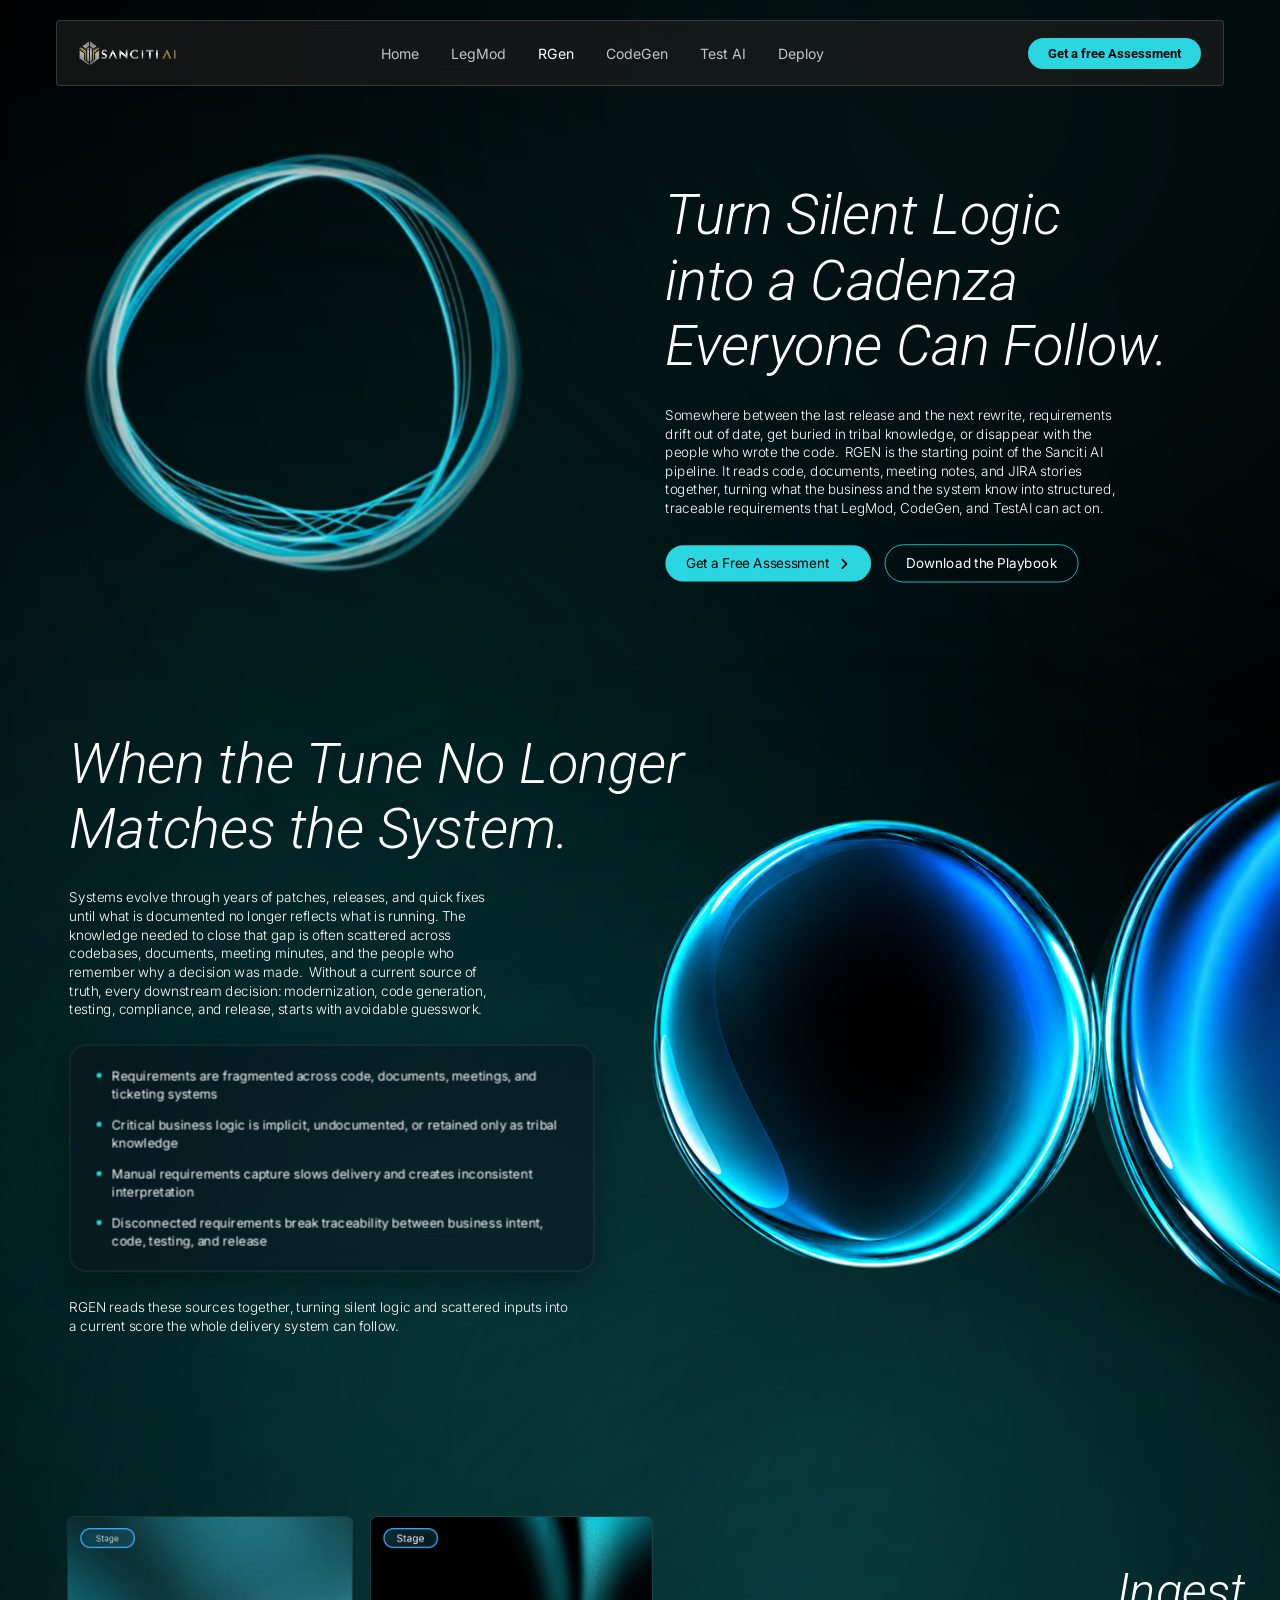
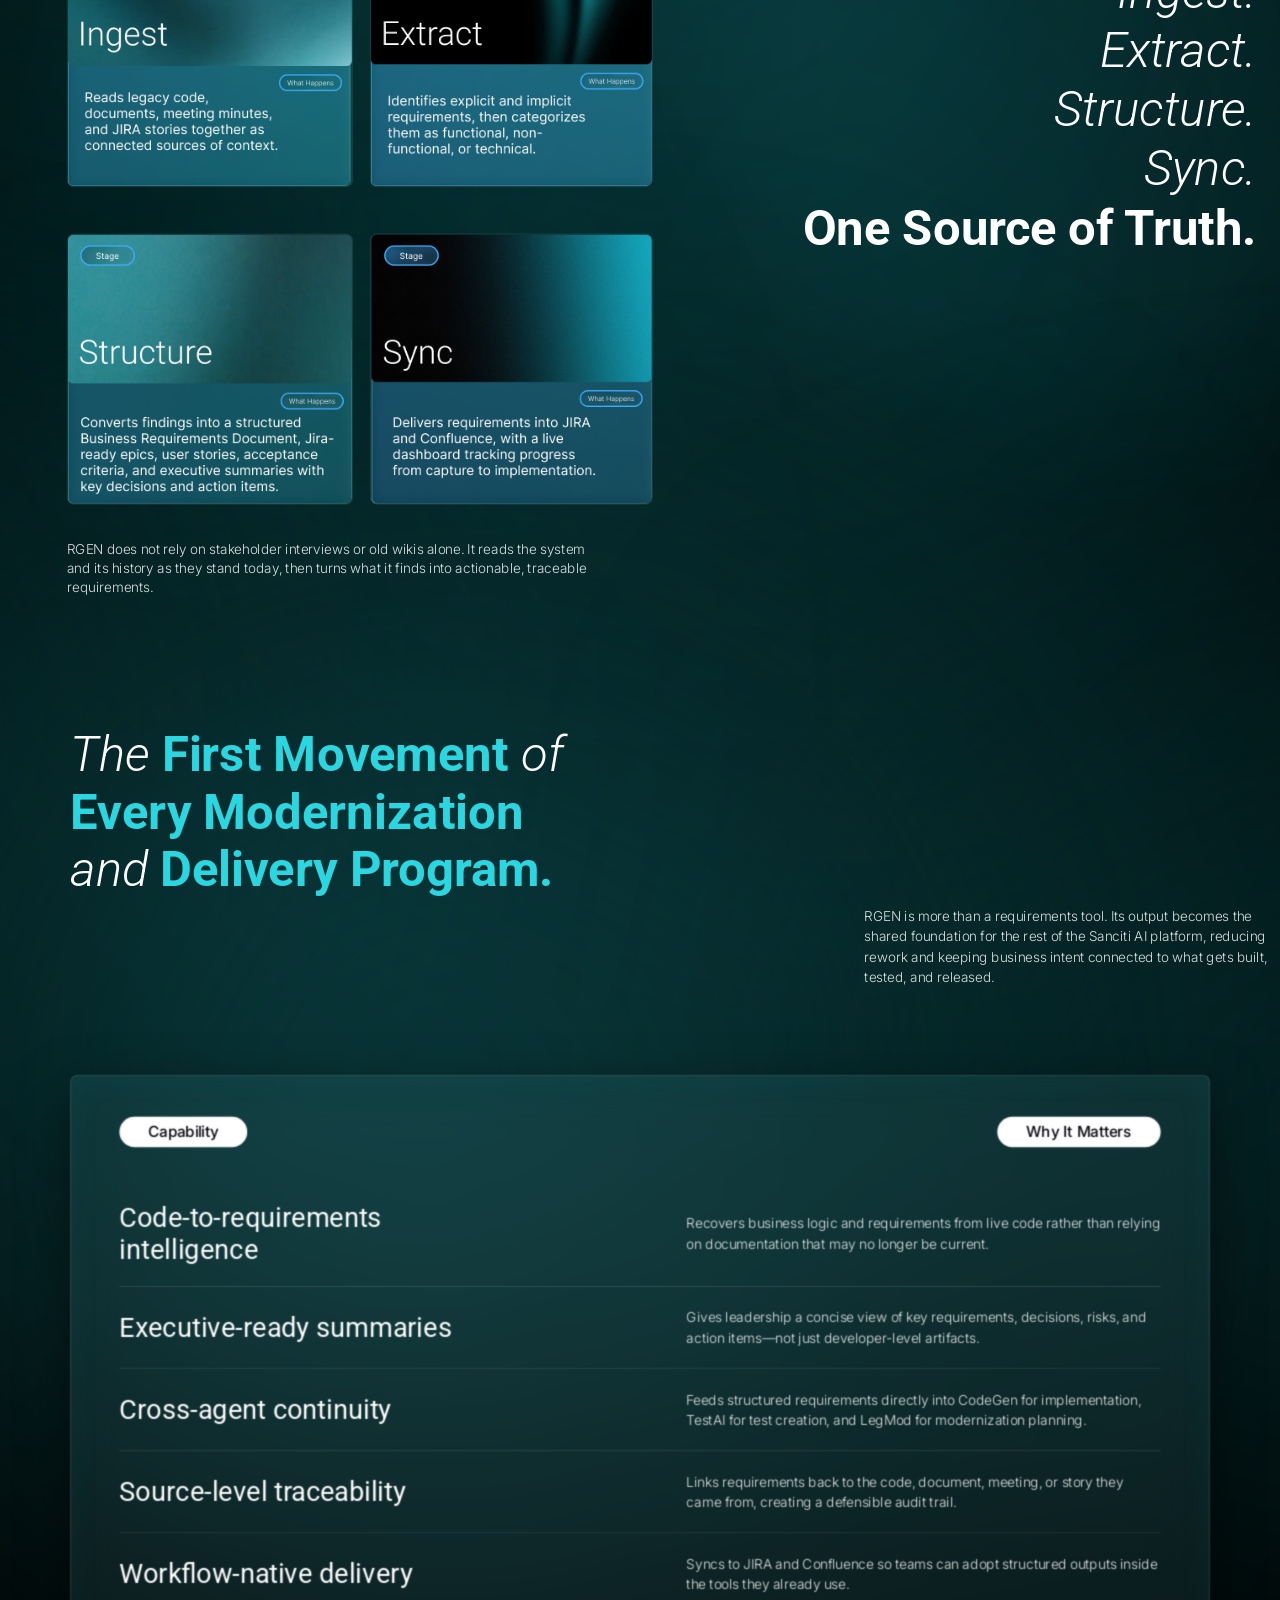
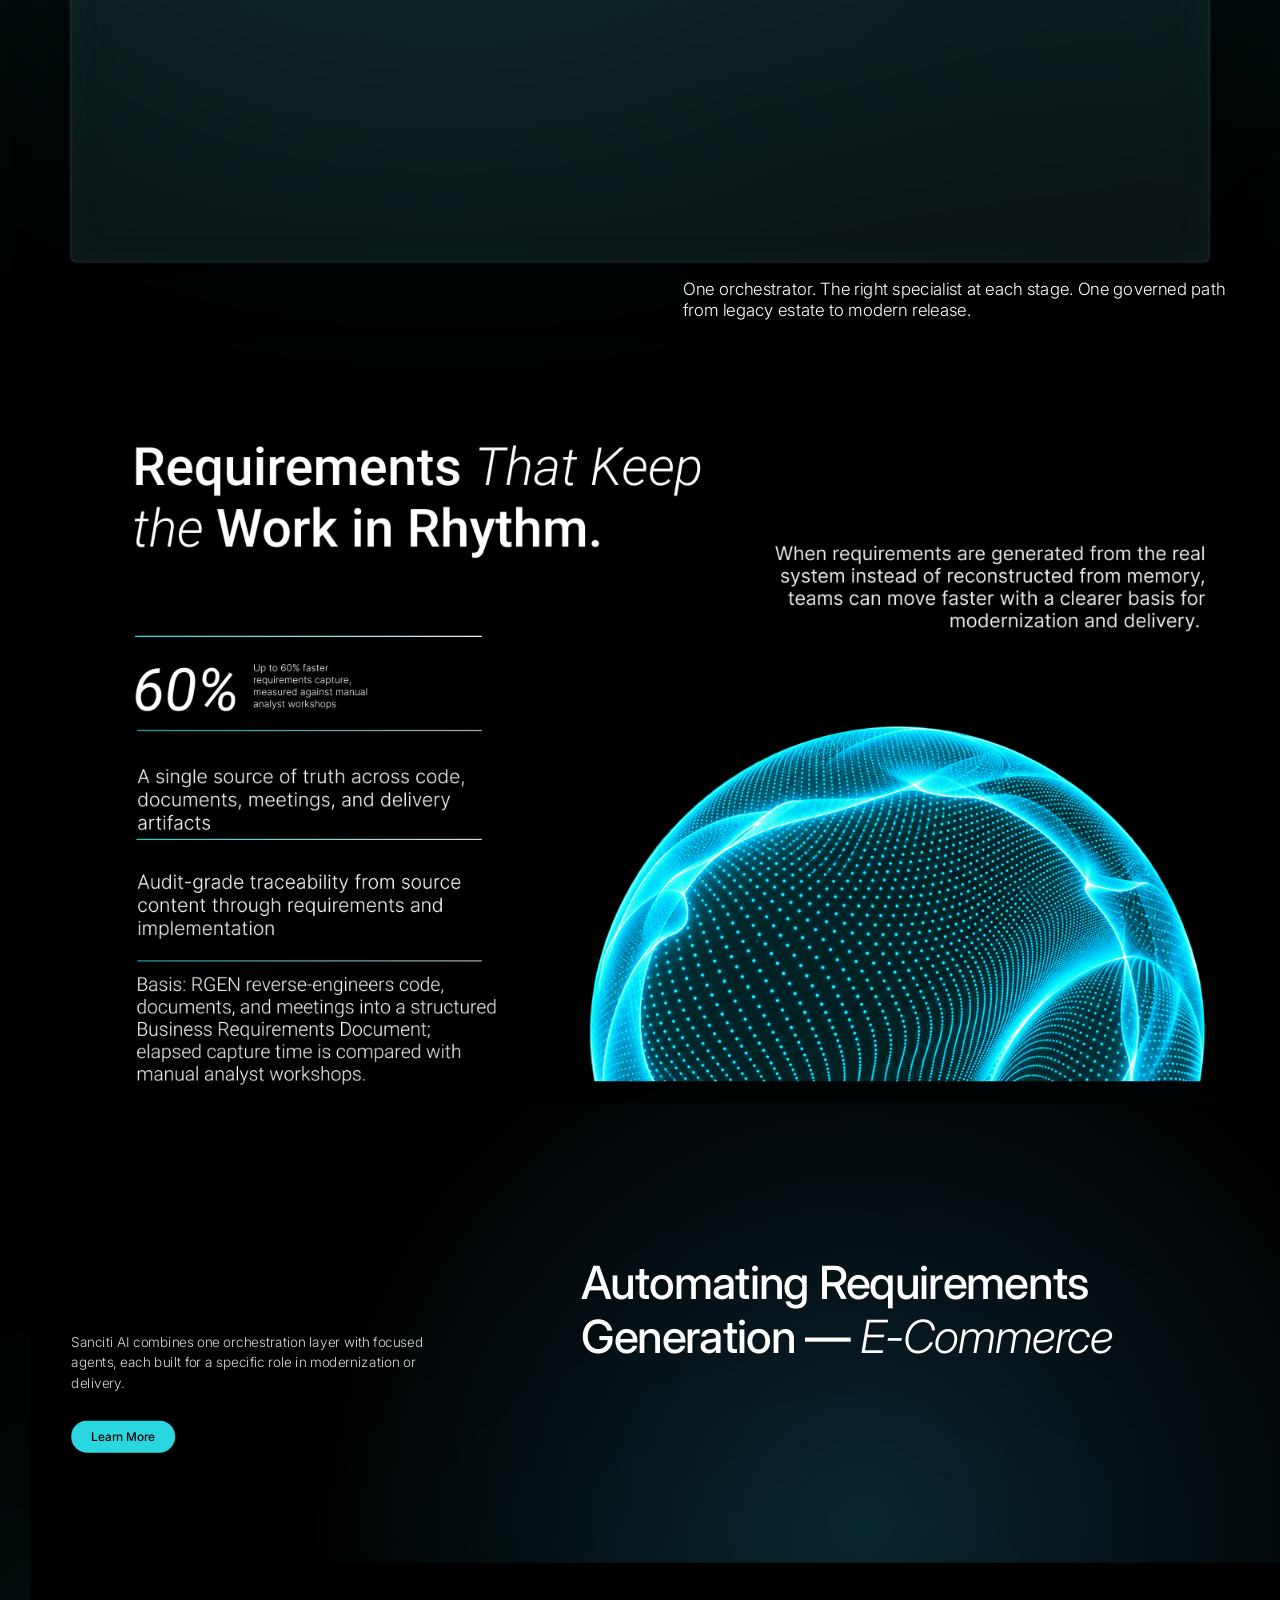
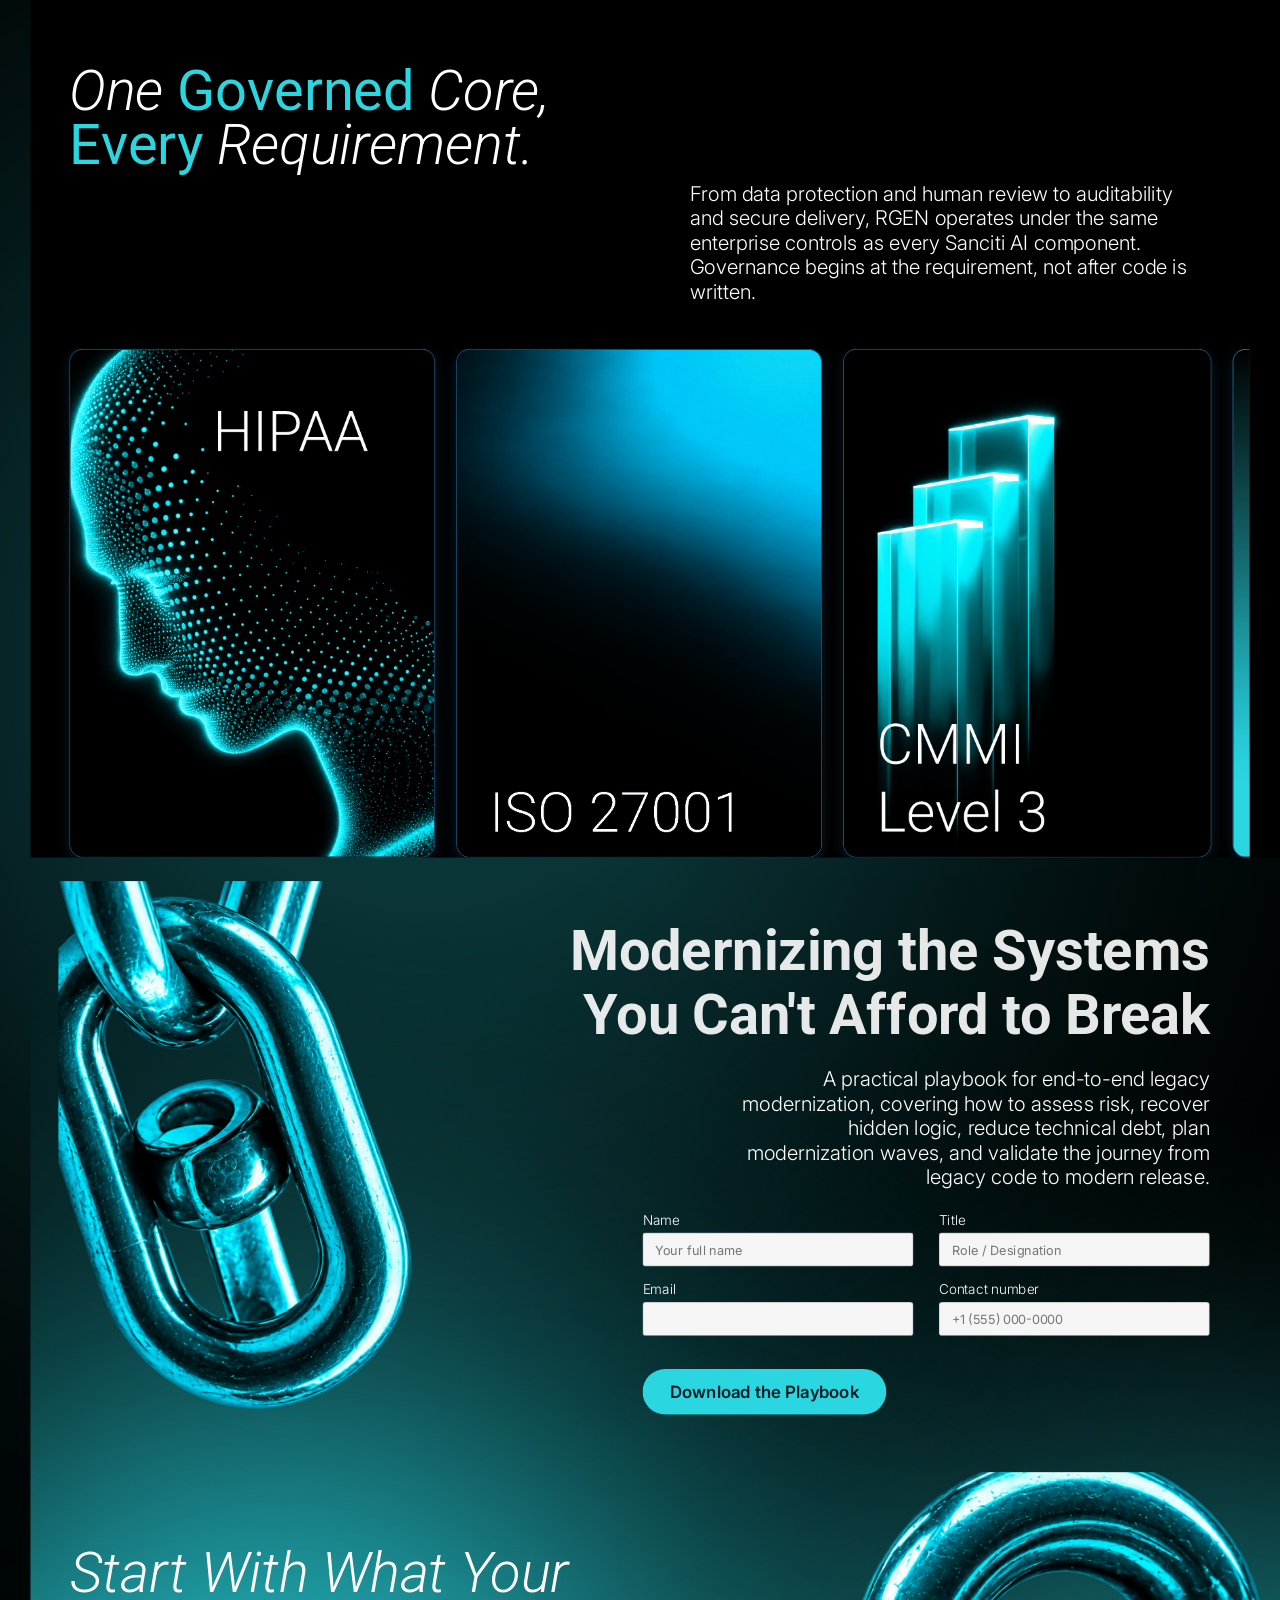
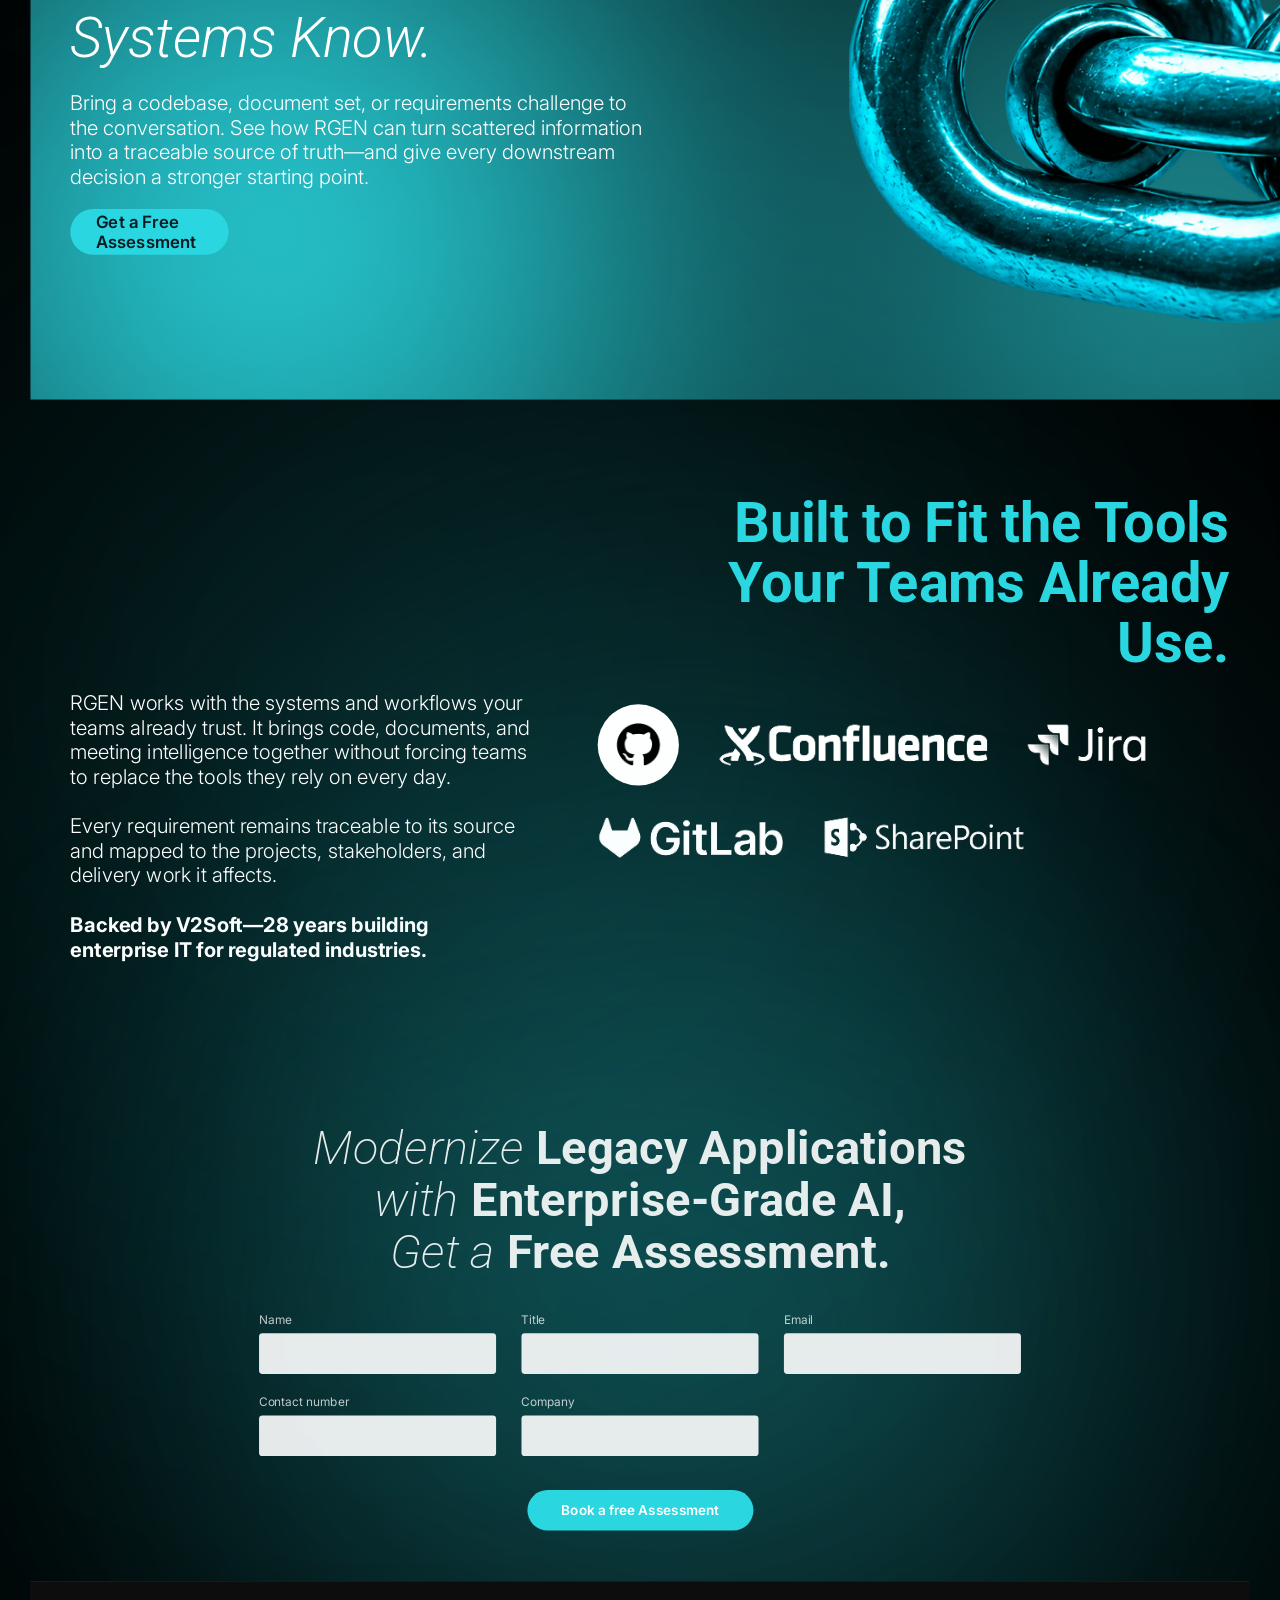
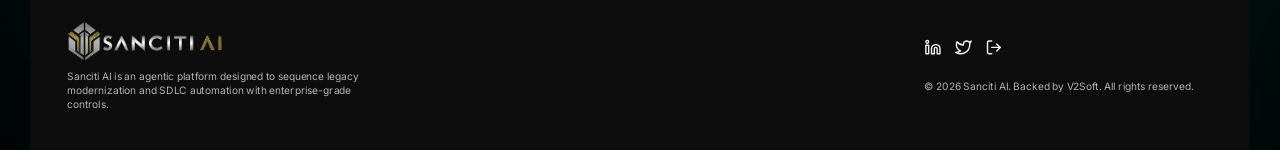
<file: rgen.html>
<!DOCTYPE html>
<html lang="en">

<head>
  <meta charset="utf-8" />
  <meta content="width=device-width, initial-scale=1.0" name="viewport" />
  <title>Sanciti AI — RGen: Autonomous Requirements Generation</title>
  <link href="https://fonts.googleapis.com" rel="preconnect" />
  <link crossorigin="" href="https://fonts.gstatic.com" rel="preconnect" />
  <link
    href="https://fonts.googleapis.com/css2?family=Inter:ital,wght@0,300;0,400;0,500;0,600;1,300&family=Roboto:ital,wght@0,100;0,200;0,300;0,400;0,500;0,700;1,100;1,200;1,300;1,400&display=swap"
    rel="stylesheet" />
  <link href="assets/css/style.css" rel="stylesheet" />
  <link href="assets/css/rgen.css?v=1790162179" rel="stylesheet" />
  <link href="assets/css/rgen-mobile.css?v=1790162179" rel="stylesheet" />
</head>

<body class="rgen-body">

  <!-- ================= SCALER FOR DESKTOP (1440px Figma Base) ================= -->
  <div id="scaler">
    <div id="stage" class="rgen-stage" data-width="1512" style="height: 9627px;">

      <!-- ================= AMBIENT GLOWS ================= -->
      <div class="rgen-glow glow-1" style="width:1136px; height:1136px; left:-200px; top:280px; background:rgba(42,214,223,0.4); opacity:0.35; filter:blur(300px);"></div>
      <div class="rgen-glow glow-2" style="width:1157px; height:1157px; left:505px; top:-458px; background:rgba(42,214,223,0.3); opacity:0.35; filter:blur(300px);"></div>
      <div class="rgen-glow glow-3" style="width:900px; height:900px; left:800px; top:1500px; background:rgba(42,214,223,0.2); opacity:0.3; filter:blur(90px);"></div>
      <div class="rgen-glow" style="width:1383px; height:1288px; left:-560px; top:859px; background:rgba(42,214,223,0.35); opacity:0.35; filter:blur(300px);"></div>
      <div class="rgen-glow" style="width:1136px; height:1136px; left:212px; top:1141px; background:rgba(42,214,223,0.5); opacity:0.35; filter:blur(300px);"></div>
      <div class="rgen-glow" style="width:1383px; height:1288px; left:-1027px; top:2085px; background:rgba(42,214,223,0.4); opacity:0.35; filter:blur(300px);"></div>
      <div class="rgen-glow" style="width:1504px; height:1667px; left:211px; top:1369px; background:rgba(42,214,223,0.4); opacity:0.35; filter:blur(300px);"></div>
      <div class="rgen-glow" style="width:687px; height:687px; left:1196px; top:2881px; background:#2AD6DF; filter:blur(302px); opacity:0.35;"></div>
      <div class="rgen-glow" style="width:987px; height:987px; left:0px; top:2700px; background:#2AD6DF; filter:blur(302px); opacity:0.35;"></div>
      <div class="rgen-glow" style="width:1017px; height:948px; left:549px; top:5391px; background:rgba(42,214,223,0.4); opacity:0.35; filter:blur(300px);"></div>
      <div class="rgen-glow" style="width:1196px; height:1326px; left:-134px; top:5796px; background:#2AD6DF; opacity:0.35; filter:blur(300px);"></div>
      <div class="rgen-glow" style="width:1190px; height:1155px; left:-161px; top:7792px; background:rgba(42,214,223,0.4); opacity:0.35; filter:blur(300px);"></div>
      <div class="rgen-glow" style="width:979px; height:1326px; left:288px; top:8322px; background:#2AD6DF; opacity:0.35; filter:blur(300px);"></div>

      <!-- ================= NAV ================= -->
      <div class="abs desktop-nav" style="left:0; right:0; margin:0 auto; top:38px; width:1400px; height:66px; z-index:50;">
        <div class="abs"
          style="left:0; top:0; width:100%; height:100%; background:rgba(30, 30, 30, 0.65); backdrop-filter:blur(16px); -webkit-backdrop-filter:blur(16px); border:1px solid rgba(255, 255, 255, 0.15); border-radius:4px;">
        </div>
        <a class="abs" href="index.html"
          style="left:59px; top:17px; display:flex; align-items:center; z-index:10;">
          <img alt="Sanciti AI" src="assets/img/sancitiailogo.png"
            style="height:32px; width:auto; object-fit:contain;" />
        </a>
        <div class="abs font-disp desktop-nav-menu"
          style="display:flex; align-items:center; left:560px; top:23px; width:600px; font-size:16px; gap:36px; color:#fff;">
          <span class="nav-link" style="color:rgba(255,255,255,.75); cursor:pointer;" onclick="window.location.href='index.html';">Home</span>
          <span class="nav-link" style="color:rgba(255,255,255,.75); cursor:pointer;" onclick="window.location.href='legmod.html';">LegMod</span>
          <span class="nav-link" style="color:#fff; cursor:pointer;" onclick="window.location.href='rgen.html';">RGen</span>
          <span class="nav-link" style="color:rgba(255,255,255,.75); cursor:pointer;" onclick="window.location.href='codegen.html';">CodeGen</span>
          <span class="nav-link" style="color:rgba(255,255,255,.75); cursor:pointer;" onclick="window.location.href='testai.html';">Test AI</span>
          <span class="nav-link" style="color:rgba(255,255,255,.75); cursor:pointer;" onclick="window.location.href='deploy.html';">Deploy</span>
        </div>
        <div class="abs pill"
          style="right:22px; top:11px; padding:0 24px; height:44px; background:var(--cyan); border-radius:999px; display:flex; align-items:center; justify-content:center; cursor:pointer;"
          onclick="scrollToAssessment(event)">
          <span class="font-disp" style="color:var(--ink); font-size:16px; font-weight:bold; white-space:nowrap;">Get a free Assessment</span>
        </div>
      </div>

      <!-- ================= 1. HERO SECTION (0 - 800px) ================= -->
      <section class="rgen-hero">
        <!-- Left Visual: Glowing Orbital Cadenza Graphic -->
        <div class="rgen-hero-visual">
          <video class="rgen-hero-circle-vid" id="rgHeroVidDesk" autoplay loop muted playsinline webkit-playsinline aria-label="Sanciti Logic Ring Video">
            <source src="assets/vids/circle-animation.webm" type="video/webm">
            <source src="assets/vids/circle-animation.mp4" type="video/mp4">
          </video>
          <canvas id="rgHeroCanvasDesk" class="rgen-hero-circle-canvas" width="540" height="540"></canvas>
        </div>

        <!-- Right: Hero Text Block -->
        <div class="rgen-hero-text-block">
          <h1 class="rgen-hero-heading">
            Turn Silent Logic<br />
            into a Cadenza<br />
            Everyone Can Follow.
          </h1>
          <p class="rgen-hero-desc">
            Somewhere between the last release and the next rewrite, requirements drift out of date, get buried in tribal knowledge, or disappear with the people who wrote the code. &nbsp;RGEN is the starting point of the Sanciti AI pipeline. It reads code, documents, meeting notes, and JIRA stories together, turning what the business and the system know into structured, traceable requirements that LegMod, CodeGen, and TestAI can act on.
          </p>
          <div class="rgen-hero-cta-row">
            <a class="rgen-btn-primary" href="javascript:void(0)" onclick="scrollToAssessment(event)">
              <span>Get a Free Assessment</span>
              <svg width="16" height="16" viewBox="0 0 16 16" fill="none" style="margin-left:2px;">
                <path d="M6 3L11 8L6 13" stroke="#000000" stroke-width="2" stroke-linecap="round" stroke-linejoin="round" />
              </svg>
            </a>
            <a class="rgen-btn-secondary" href="javascript:void(0)" onclick="scrollToAssessment(event)">
              <span>Download the Playbook</span>
            </a>
          </div>
        </div>
      </section>

      <!-- ================= 2. CHALLENGE SECTION (800 - 1664px) ================= -->
      <section class="rgen-challenge">
        <!-- Left Content Block -->
        <div class="rgen-challenge-left">
          <h2 class="rgen-challenge-heading">
            When the Tune No Longer<br />
            Matches the System.
          </h2>
          <p class="rgen-challenge-desc">
            Systems evolve through years of patches, releases, and quick fixes until what is documented no longer reflects what is running. The knowledge needed to close that gap is often scattered across codebases, documents, meeting minutes, and the people who remember why a decision was made. &nbsp;Without a current source of truth, every downstream decision: modernization, code generation, testing, compliance, and release, starts with avoidable guesswork.
          </p>
          <!-- Challenge Card -->
          <div class="rgen-challenge-card">
            <ul class="rgen-challenge-list">
              <li>Requirements are fragmented across code, documents, meetings, and ticketing systems</li>
              <li>Critical business logic is implicit, undocumented, or retained only as tribal knowledge</li>
              <li>Manual requirements capture slows delivery and creates inconsistent interpretation</li>
              <li>Disconnected requirements break traceability between business intent, code, testing, and release</li>
            </ul>
          </div>
          <p class="rgen-challenge-foot">
            RGEN reads these sources together, turning silent logic and scattered inputs into a current score the whole delivery system can follow.
          </p>
        </div>

        <!-- Right Graphic: Frame 149 Glowing Spheres Graphic -->
        <div class="rgen-challenge-right">
          <img src="assets/img/Rgen/frame_149_spheres.png" alt="Challenge Complexity Spheres"
            style="width:780px; height:auto; object-fit:contain; mix-blend-mode:screen;" />
        </div>
      </section>

      <!-- ================= 3. HOW IT WORKS SECTION (1664 - 2700px) ================= -->
      <section class="rgen-how-it-works">
        <!-- Right Heading -->
        <h2 class="rgen-how-title">
          <span class="rgen-how-italic">Ingest.</span><br />
          <span class="rgen-how-italic">Extract.</span><br />
          <span class="rgen-how-italic">Structure.</span><br />
          <span class="rgen-how-italic">Sync.</span><br />
          <span class="rgen-how-bold">One Source of Truth.</span>
        </h2>

        <!-- Left: 4 Stage Cards Grid (2x2) -->
        <!-- Card 1: Ingest (top: 127px, left: 43px) -->
        <div class="rgen-stage-card-wrap" style="width:338px; height:320px; left:43px; top:127px;">
          <img src="assets/img/Rgen/stage_card_1.png" alt="Stage 1: Ingest" style="width: 100%; height: 100%; object-fit: contain; display: block;" />
        </div>

        <!-- Card 2: Extract (top: 127px, left: 401px) -->
        <div class="rgen-stage-card-wrap" style="width:334px; height:320px; left:401px; top:127px;">
          <img src="assets/img/Rgen/stage_card_2.png" alt="Stage 2: Extract" style="width: 100%; height: 100%; object-fit: contain; display: block;" />
        </div>

        <!-- Card 3: Structure (top: 502px, left: 43px) -->
        <div class="rgen-stage-card-wrap" style="width:338px; height:320px; left:43px; top:502px;">
          <img src="assets/img/Rgen/stage_card_3.png" alt="Stage 3: Structure" style="width: 100%; height: 100%; object-fit: contain; display: block;" />
        </div>

        <!-- Card 4: Sync (top: 502px, left: 401px) -->
        <div class="rgen-stage-card-wrap" style="width:334px; height:320px; left:401px; top:502px;">
          <img src="assets/img/Rgen/stage_card_4.png" alt="Stage 4: Sync" style="width: 100%; height: 100%; object-fit: contain; display: block;" />
        </div>

        <!-- Bottom Takeaway Note -->
        <p class="rgen-how-foot">
          RGEN does not rely on stakeholder interviews or old wikis alone. It reads the system and its history as they stand today, then turns what it finds into actionable, traceable requirements.
        </p>
      </section>

      <!-- ================= 4. DIFFERENTIATION SECTION (2700 - 4246px) ================= -->
      <section class="rgen-diff">
        <!-- Title and Subtitle -->
        <h2 class="rgen-diff-title">
          <span class="rgen-diff-italic">The</span> <span class="rgen-diff-cyan">First Movement</span> <span class="rgen-diff-italic">of</span><br />
          <span class="rgen-diff-cyan">Every Modernization</span><br />
          <span class="rgen-diff-italic">and</span> <span class="rgen-diff-cyan">Delivery Program.</span>
        </h2>
        <p class="rgen-diff-subtitle">
          RGEN is more than a requirements tool. Its output becomes the shared foundation for the rest of the Sanciti AI platform, reducing rework and keeping business intent connected to what gets built, tested, and released.
        </p>

        <!-- Glass Comparison Table -->
        <div class="rgen-diff-table">
          <div class="rgen-diff-header-row">
            <div class="rgen-diff-pill">Capability</div>
            <div class="rgen-diff-pill">Why It Matters</div>
          </div>

          <!-- Row 1 -->
          <div class="rgen-diff-row">
            <div class="rgen-diff-row-left">Code-to-requirements intelligence</div>
            <div class="rgen-diff-row-right">
              Recovers business logic and requirements from live code rather than relying on documentation that may no longer be current.
            </div>
          </div>

          <!-- Row 2 -->
          <div class="rgen-diff-row">
            <div class="rgen-diff-row-left">Executive-ready summaries</div>
            <div class="rgen-diff-row-right">
              Gives leadership a concise view of key requirements, decisions, risks, and action items—not just developer-level artifacts.
            </div>
          </div>

          <!-- Row 3 -->
          <div class="rgen-diff-row">
            <div class="rgen-diff-row-left">Cross-agent continuity</div>
            <div class="rgen-diff-row-right">
              Feeds structured requirements directly into CodeGen for implementation, TestAI for test creation, and LegMod for modernization planning.
            </div>
          </div>

          <!-- Row 4 -->
          <div class="rgen-diff-row">
            <div class="rgen-diff-row-left">Source-level traceability</div>
            <div class="rgen-diff-row-right">
              Links requirements back to the code, document, meeting, or story they came from, creating a defensible audit trail.
            </div>
          </div>

          <!-- Row 5 -->
          <div class="rgen-diff-row">
            <div class="rgen-diff-row-left">Workflow-native delivery</div>
            <div class="rgen-diff-row-right">
              Syncs to JIRA and Confluence so teams can adopt structured outputs inside the tools they already use.
            </div>
          </div>
        </div>

        <p class="rgen-diff-foot">
          One orchestrator. The right specialist at each stage. One governed path from legacy estate to modern release.
        </p>
      </section>

      <!-- ================= 5. TRUST / VALUE METRICS SECTION (4246 - 5083px) ================= -->
      <section class="rgen-trust">
        <img src="assets/img/Rgen/trust-section.png" alt="Trust Section" class="rgen-trust-img" />
      </section>

      <!-- ================= 6. AUTOMATING REQUIREMENTS TRANSITION (5083 - 5626px) ================= -->
      <div class="rgen-trans-line"></div>
      <section class="rgen-trans-section">
        <h2 class="rgen-trans-title">
          Automating Requirements<br />Generation — <span style="font-style:italic; font-weight:300;">E-Commerce</span>
        </h2>
        <p class="rgen-trans-subtitle">
          Sanciti AI combines one orchestration layer with focused agents, each built for a specific role in modernization or delivery.
        </p>
        <a class="rgen-trans-btn" href="#lead-form">Learn More</a>
      </section>

      <!-- ================= 7. GOVERNED CORE & CERTIFICATIONS (5626 - 6803px) ================= -->
      <section class="rgen-governed">
        <h2 class="rgen-gov-title">
          <span style="font-style:italic; font-weight:300;">One </span><span style="color:#2AD6DF; font-style:normal; font-weight:400;">Governed</span> Core,<br />
          <span style="color:#2AD6DF; font-style:normal; font-weight:400;">Every</span> <span style="font-style:italic; font-weight:300;">Requirement.</span>
        </h2>
        <p class="rgen-gov-desc">
          From data protection and human review to auditability and secure delivery, RGEN operates under the same enterprise controls as every Sanciti AI component. Governance begins at the requirement, not after code is written.
        </p>

        <!-- Horizontal Draggable/Scrollable Certifications Strip -->
        <div class="rgen-cert-scroll-track cert-scroll">
          <div class="rgen-cert-card">
            <img src="assets/img/hipaa.png" alt="HIPAA Compliance" />
          </div>
          <div class="rgen-cert-card cert-iso">
            <img src="assets/img/iso.png" alt="ISO 27001 Certified" />
          </div>
          <div class="rgen-cert-card card-wide">
            <img src="assets/img/cmmi.png" alt="CMMI Level 3" />
          </div>
          <div class="rgen-cert-card card-wide cert-owasp">
            <img src="assets/img/owasp_nist.png" alt="OWASP & NIST Alignment" />
          </div>
          <div class="rgen-cert-card">
            <img src="assets/img/single_tenant.png" alt="Single-Tenant VPC Security" />
          </div>
          <div class="rgen-cert-card">
            <img src="assets/img/audit_grade.png" alt="Audit-Grade Traceability" />
          </div>
        </div>
      </section>

      <!-- ================= 8. ECOSYSTEM & 9. CASE STUDIES BACKGROUND (6803 - 8152px) ================= -->
      <div class="rgen-frame-50-bg"></div>

      <!-- ================= 8. ECOSYSTEM & PLAYBOOK DOWNLOAD (6803 - 7479px) ================= -->
      <section class="rgen-ecosystem" id="lead-form">
        <!-- Left: System Graphic -->
        <div class="rgen-eco-left-visual">
          <img src="assets/img/Rgen/image.png" alt="System" />
        </div>

        <!-- Right: Form Content -->
        <div class="rgen-eco-right-content">
          <h2 class="rgen-eco-title">
            Modernizing the Systems You Can't Afford to Break
          </h2>
          <p class="rgen-eco-desc">
            A practical playbook for end-to-end legacy modernization, covering how to assess risk, recover hidden logic, reduce technical debt, plan modernization waves, and validate the journey from legacy code to modern release.
          </p>

          <!-- 4-field Form -->
          <form class="rgen-form-grid" id="playbookForm" action="submit_form.php" method="POST"
            onsubmit="handlePlaybookDownload(event)">
            <div class="rgen-form-field">
              <label for="leadName">Name</label>
              <input type="text" id="leadName" name="name" required placeholder="Your full name" />
            </div>
            <div class="rgen-form-field">
              <label for="leadTitle">Title</label>
              <input type="text" id="leadTitle" name="title" required placeholder="Role / Designation" />
            </div>
            <div class="rgen-form-field">
              <label for="leadEmail">Email</label>
              <input type="email" id="leadEmail" name="email" required placeholder="" />
            </div>
            <div class="rgen-form-field">
              <label for="leadContact">Contact number</label>
              <input type="tel" id="leadContact" name="phone" required placeholder="+1 (555) 000-0000" />
            </div>
            <button type="submit" class="rgen-eco-btn" style="grid-column: 1 / -1;">
              Download the Playbook
            </button>
          </form>
        </div>
      </section>

      <!-- ================= 9. CASE STUDIES / CONVERSATION CTA (7479 - 8152px) ================= -->
      <section class="rgen-case-studies">
        <div class="rgen-case-left">
          <h2 class="rgen-case-title">
            Start With What Your Systems Know.
          </h2>
          <p class="rgen-case-desc">
            Bring a codebase, document set, or requirements challenge to the conversation. See how RGEN can turn scattered information into a traceable source of truth—and give every downstream decision a stronger starting point.
          </p>
          <a class="rgen-case-btn" href="javascript:void(0)" onclick="scrollToAssessment(event)">Get a Free Assessment</a>
        </div>

        <div class="rgen-case-right">
          <img src="assets/img/Rgen/image copy.png" alt="RGen AI System" />
        </div>
      </section>

      <!-- ================= 10. TOOL INTEGRATIONS SECTION (8152 - 8947px) ================= -->
      <section class="rgen-integrations">
        <h2 class="rgen-integ-title">
          Built to Fit the Tools Your Teams Already Use.
        </h2>

        <div class="rgen-integ-left">
          <p class="rgen-integ-desc">
            RGEN works with the systems and workflows your teams already trust. It brings code, documents, and meeting intelligence together without forcing teams to replace the tools they rely on every day.<br /><br />
            Every requirement remains traceable to its source and mapped to the projects, stakeholders, and delivery work it affects.
          </p>
          <p class="rgen-integ-v2soft">
            Backed by V2Soft—28 years building enterprise IT for regulated industries.
          </p>
        </div>

        <!-- Right: Integrations Grid -->
        <div class="rgen-integ-grid">
          <div class="rgen-logo-item logo-circle" title="GitHub">
            <img src="assets/img/github.png" alt="GitHub" />
          </div>
          <div class="rgen-logo-item" title="Confluence">
            <img src="assets/img/confluence.png" alt="Confluence" />
          </div>
          <div class="rgen-logo-item" title="Jira">
            <img src="assets/img/jira.png" alt="Jira" />
          </div>
          <div class="rgen-logo-item" title="GitLab">
            <img src="assets/img/gitlab.png" alt="GitLab" />
          </div>
          <div class="rgen-logo-item" title="SharePoint">
            <img src="assets/img/sharepoint.png" alt="SharePoint" />
          </div>
        </div>
      </section>

      <!-- ================= 11. ENTERPRISE FOOTER ================= -->
      
      <!-- ================= CENTERED PLAYBOOK (BEFORE FOOTER) ================= -->
      <div id="centered-playbook" class="abs centered-playbook"
        style="left:0; top:8827px; width:1440px; height:600px; display:flex; flex-direction:column; align-items:center; justify-content:center; background: transparent; z-index:10;">
        <div class="abs" style="left:50%; top:50%; transform:translate(-50%, -50%); width:1000px; height:600px; background:#2AD6DF; opacity:0.15; filter:blur(200px); pointer-events:none; z-index:-1;"></div>
        <div style="text-align:center; margin-bottom:40px;">
          <p class="font-disp" style="font-size:56px; line-height:1.1; margin:0; color:rgba(255,255,255,.9);">
            <span style="font-weight:200; font-style:italic;">Modernize</span> <span style="font-weight:700;">Legacy Applications</span><br />
            <span style="font-weight:200; font-style:italic;">with</span> <span style="font-weight:700;">Enterprise-Grade AI,</span><br />
            <span style="font-weight:200; font-style:italic;">Get a</span> <span style="font-weight:700;">Free Assessment.</span>
          </p>
        </div>

        <form action="submit_form.php" method="POST"
          style="display:grid; grid-template-columns:1fr 1fr 1fr; gap:24px 30px; width:900px;"
          onsubmit="handleAssessmentSubmit(event)">
          <input type="hidden" name="source" value="index" />
          <div style="display:flex; flex-direction:column; gap:8px;">
            <span class="font-body" style="font-size:14px; color:rgba(255,255,255,.75);">Name</span>
            <input name="Name" style="height:48px; width:100%; background:rgba(255,255,255,.9); border:none; border-radius:4px; padding:0 16px; font-size:16px; box-sizing:border-box;" type="text" required />
          </div>
          <div style="display:flex; flex-direction:column; gap:8px;">
            <span class="font-body" style="font-size:14px; color:rgba(255,255,255,.75);">Title</span>
            <input name="Title" style="height:48px; width:100%; background:rgba(255,255,255,.9); border:none; border-radius:4px; padding:0 16px; font-size:16px; box-sizing:border-box;" type="text" required />
          </div>
          <div style="display:flex; flex-direction:column; gap:8px;">
            <span class="font-body" style="font-size:14px; color:rgba(255,255,255,.75);">Email</span>
            <input name="Email" style="height:48px; width:100%; background:rgba(255,255,255,.9); border:none; border-radius:4px; padding:0 16px; font-size:16px; box-sizing:border-box;" type="email" required />
          </div>
          <div style="display:flex; flex-direction:column; gap:8px;">
            <span class="font-body" style="font-size:14px; color:rgba(255,255,255,.75);">Contact number</span>
            <input name="Contact number" style="height:48px; width:100%; background:rgba(255,255,255,.9); border:none; border-radius:4px; padding:0 16px; font-size:16px; box-sizing:border-box;" type="tel" required />
          </div>
          <div style="display:flex; flex-direction:column; gap:8px;">
            <span class="font-body" style="font-size:14px; color:rgba(255,255,255,.75);">Company</span>
            <input name="Company" style="height:48px; width:100%; background:rgba(255,255,255,.9); border:none; border-radius:4px; padding:0 16px; font-size:16px; box-sizing:border-box;" type="text" required />
          </div>

          <div style="grid-column: 1 / -1; display:flex; justify-content:center; margin-top:16px;">
            <button type="submit" class="pill"
              style="padding:14px 40px; background:#2AD6DF; border:none; border-radius:50px; text-align:center; cursor:pointer;">
              <span class="font-body" style="font-size:16px; color:#FFFFFF; font-weight:600;">Book a free Assessment</span>
            </button>
          </div>
        </form>
      </div>

      <footer class="abs desktop-footer sanciti-footer"
        style="left:0; top:9427px; width:1440px; height:200px; background:#0D0D0D; border-top:1px solid rgba(255, 255, 255, 0.101961); box-sizing:border-box; padding:40px 18px 40px 43px; display:flex; flex-direction:row; align-items:center; justify-content:space-between;">
        <div class="footer-brand">
          <div class="footer-logo">
            <img src="assets/img/sancitiailogo.png" alt="Sanciti AI" />
          </div>
          <p class="footer-desc">
            Sanciti AI is an agentic platform designed to sequence legacy modernization and SDLC automation with enterprise-grade controls.
          </p>
        </div>

        <div class="footer-frame179">
          <div class="footer-socials">
            <a href="#" aria-label="LinkedIn" class="social-link">
              <svg width="20" height="20" viewBox="0 0 24 24" fill="none" stroke="#FFFFFF" stroke-width="2" stroke-linecap="round" stroke-linejoin="round">
                <path d="M16 8a6 6 0 0 1 6 6v7h-4v-7a2 2 0 0 0-2-2 2 2 0 0 0-2 2v7h-4v-7a6 6 0 0 1 6-6z"></path>
                <rect x="2" y="9" width="4" height="12"></rect>
                <circle cx="4" cy="4" r="2"></circle>
              </svg>
            </a>
            <a href="#" aria-label="Twitter" class="social-link">
              <svg width="20" height="20" viewBox="0 0 24 24" fill="none" stroke="#FFFFFF" stroke-width="2" stroke-linecap="round" stroke-linejoin="round">
                <path d="M23 3a10.9 10.9 0 0 1-3.14 1.53 4.48 4.48 0 0 0-7.86 3v1A10.66 10.66 0 0 1 3 4s-4 9 5 13a11.64 11.64 0 0 1-7 2c9 5 20 0 20-11.5a4.5 4.5 0 0 0-.08-.83A7.72 7.72 0 0 0 23 3z"></path>
              </svg>
            </a>
            <a href="#" aria-label="Portal" class="social-link">
              <svg width="20" height="20" viewBox="0 0 24 24" fill="none" stroke="#FFFFFF" stroke-width="2" stroke-linecap="round" stroke-linejoin="round">
                <path d="M9 21H5a2 2 0 0 1-2-2V5a2 2 0 0 1 2-2h4"></path>
                <polyline points="16 17 21 12 16 7"></polyline>
                <line x1="21" y1="12" x2="9" y2="12"></line>
              </svg>
            </a>
          </div>

          <div class="footer-copyright">
            &copy; 2026 Sanciti AI. Backed by V2Soft. All rights reserved.
          </div>
        </div>
      </footer>

    </div><!-- /#stage -->
  </div><!-- /#scaler -->

  <!-- ================= MOBILE CONTAINER (<= 768px Fluid Responsive) ================= -->
  <div id="mobile-container">
    <!-- ================= AMBIENT GLOWS (Matching Desktop System 1:1) ================= -->
    <div class="rg-ambient-glows-container">
      <div class="rg-ambient-glow rg-glow-1"></div>
      <div class="rg-ambient-glow rg-glow-2"></div>
      <div class="rg-ambient-glow rg-glow-3"></div>
      <div class="rg-ambient-glow rg-glow-4"></div>
      <div class="rg-ambient-glow rg-glow-5"></div>
      <div class="rg-ambient-glow rg-glow-6"></div>
      <div class="rg-ambient-glow rg-glow-7"></div>
      <div class="rg-ambient-glow rg-glow-8"></div>
      <div class="rg-ambient-glow rg-glow-9"></div>
      <div class="rg-ambient-glow rg-glow-10"></div>
      <div class="rg-ambient-glow rg-glow-11"></div>
      <div class="rg-ambient-glow rg-glow-12"></div>
      <div class="rg-ambient-glow rg-glow-13"></div>
    </div>

    <!-- ================= MOBILE HEADER (< 768px) ================= -->
  <header class="mobile-header" id="mobileHeader">
    <div class="mobile-header-inner">
      <a class="mobile-logo" href="index.html" aria-label="Sanciti AI">
        <img alt="Sanciti AI" src="assets/img/sancitiailogo.png" />
      </a>
      <div class="mobile-header-right">
        <a class="mobile-demo-btn pill" href="javascript:void(0)" id="mobileDemoBtn" onclick="scrollToAssessment(event)" style="background:var(--cyan);">
          <span style="color:var(--ink);">Get a free Assessment</span>
        </a>
        <button class="mobile-menu-toggle" id="mobileMenuToggle" aria-label="Toggle navigation" aria-expanded="false"
          onclick="toggleMobileMenu()">
          <span class="hamburger-bar"></span>
          <span class="hamburger-bar"></span>
          <span class="hamburger-bar"></span>
        </button>
      </div>
    </div>
    <!-- Mobile Navigation Drawer -->
    <div class="mobile-nav-drawer" id="mobileNavDrawer">
      <nav class="mobile-nav-links font-disp">
        <a href="index.html" class="mobile-nav-item ">Home</a>
        <a href="legmod.html" class="mobile-nav-item ">LegMod</a>
        <a href="rgen.html" class="mobile-nav-item active">RGen</a>
        <a href="codegen.html" class="mobile-nav-item ">CodeGen</a>
        <a href="testai.html" class="mobile-nav-item ">Test AI</a>
        <a href="deploy.html" class="mobile-nav-item ">Deploy</a>
        <div class="mobile-nav-cta pill" onclick="scrollToAssessment(event)" style="background:var(--cyan);">
          <span style="color:var(--ink);">Get a free Assessment</span>
        </div>
      </nav>
    </div>
  </header>

    <!-- 1. Hero Section (Matching Figma Hero Section) -->
    <section class="rg-section rg-hero">
      <h1 class="rg-hero-title">
        <span class="rg-hero-italic">Turn</span> <span class="rg-hero-cyan">Silent Logic</span><br />
        <span class="rg-hero-italic">into a Cadenza</span><br />
        <span class="rg-hero-cyan">Everyone Can Follow.</span>
      </h1>
      <p class="rg-hero-desc">
        Somewhere between the last release and the next rewrite, requirements drift out of date, get buried in tribal knowledge, or disappear with the people who wrote the code.
      </p>
      <p class="rg-hero-desc">
        RGEN is the starting point of the Sanciti AI pipeline. It reads code, documents, meeting notes, and JIRA stories together, turning what the business and the system know into structured, traceable requirements that LegMod, CodeGen, and TestAI can act on.
      </p>
      <div class="rg-hero-buttons">
        <a class="rg-btn-primary" href="javascript:void(0)" onclick="scrollToAssessment(event)">Get a Free Assessment &rarr;</a>
        <a class="rg-btn-secondary" href="javascript:void(0)" onclick="scrollToAssessment(event)">Download the Playbook</a>
      </div>
      <div class="rg-hero-circle-wrap">
        <video class="rg-hero-circle-vid" id="rgHeroVidMob" autoplay loop muted playsinline webkit-playsinline aria-label="Sanciti Logic Ring Video">
          <source src="assets/vids/circle-animation.webm" type="video/webm">
          <source src="assets/vids/circle-animation.mp4" type="video/mp4">
        </video>
        <canvas id="rgHeroCanvasMob" class="rg-hero-circle-canvas" width="320" height="320"></canvas>
      </div>
    </section>

    <!-- ================= AMBIENT GLOW BLOCK (Matching Figma ambient-glow 2: Challenge + Spheres + Stages) ================= -->
    <div class="rg-ambient-challenge-block">
      <!-- 2. Challenge Section (Matching Figma Frame 115) -->
      <section class="rg-section rg-challenge">
        <h2 class="rg-challenge-title">
          <span class="rg-italic-light">When the</span><br />
          <span class="rg-white-bold">Tune No Longer</span><br />
          <span class="rg-italic-light">Matches</span> <span class="rg-white-bold">the System.</span>
        </h2>
        <p class="rg-challenge-p">
          Systems evolve through years of patches, releases, and quick fixes until what is documented no longer reflects what is running. The knowledge needed to close that gap is often scattered across codebases, documents, meeting minutes, and the people who remember why a decision was made.
        </p>
        <p class="rg-challenge-p">
          Without a current source of truth, every downstream decision: modernization, code generation, testing, compliance, and release, starts with avoidable guesswork.
        </p>
        <div class="rg-challenge-card">
          <ul class="rg-challenge-list">
            <li>Requirements are fragmented across code, documents, meetings, and ticketing systems</li>
            <li>Critical business logic is implicit, undocumented, or retained only as tribal knowledge</li>
            <li>Manual requirements capture slows delivery and creates inconsistent interpretation</li>
            <li>Disconnected requirements break traceability between business intent, code, testing, and release</li>
          </ul>
        </div>
        <p class="rg-challenge-p rg-challenge-after">
          RGEN reads these sources together, turning silent logic and scattered inputs into a current score the whole delivery system can follow.
        </p>
        <!-- Image uploaded by user after Frame 115 -->
        <div class="rg-spheres-wrap">
          <img class="rg-spheres-img" src="assets/img/Rgen/spheres.png?v=20260905-7" alt="Legacy Complexity Spheres" />
        </div>
      </section>

      <!-- 3. How It Works (Matching Figma Frame 134) -->
      <section class="rg-section rg-symphony">
        <h2 class="rg-symphony-title">
          <span class="rg-italic-light">Ingest.</span><br />
          <span class="rg-italic-light">Extract.</span><br />
          <span class="rg-italic-light">Structure.</span><br />
          <span class="rg-italic-light">Sync.</span><br />
          <span class="rg-white-bold">One Source of Truth.</span>
        </h2>

        <!-- 4 Stages Cards (Figma Frame 134) -->
        <div class="rg-stages-list">
          <!-- Stage 1: Ingest -->
          <div style="width: 100%; max-width: 334px; margin: 0;">
            <img src="assets/img/Rgen/stage_card_1.png" alt="Stage Ingest" style="width: 100%; height: auto; display: block; border-radius: 8px;" />
          </div>

          <!-- Stage 2: Extract -->
          <div style="width: 100%; max-width: 334px; margin: 0;">
            <img src="assets/img/Rgen/stage_card_2.png" alt="Stage Extract" style="width: 100%; height: auto; display: block; border-radius: 8px;" />
          </div>

          <!-- Stage 3: Structure -->
          <div style="width: 100%; max-width: 334px; margin: 0;">
            <img src="assets/img/Rgen/stage_card_3.png" alt="Stage Structure" style="width: 100%; height: auto; display: block; border-radius: 8px;" />
          </div>

          <!-- Stage 4: Sync -->
          <div style="width: 100%; max-width: 334px; margin: 0;">
            <img src="assets/img/Rgen/stage_card_4.png" alt="Stage Sync" style="width: 100%; height: auto; display: block; border-radius: 8px;" />
          </div>
        </div>

        <p class="rg-symphony-footnote">
          RGEN does not rely on stakeholder interviews or old wikis alone. It reads the system and its history as they stand today, then turns what it finds into actionable, traceable requirements.
        </p>
      </section>
    </div><!-- /.rg-ambient-challenge-block -->

    <!-- 4. Differentiation Section (Matching Figma Frame 133) -->
    <section class="rg-section rg-diff">
      <h2 class="rg-diff-title">
        <span class="rg-diff-italic">The</span> <span class="rg-diff-cyan">First Movement</span> <span class="rg-diff-italic">of</span><br />
        <span class="rg-diff-cyan">Every Modernization</span><br />
        <span class="rg-diff-italic">and</span> <span class="rg-diff-cyan">Delivery Program.</span>
      </h2>
      <p class="rg-diff-subtitle">
        RGEN is more than a requirements tool. Its output becomes the shared foundation for the rest of the Sanciti AI platform, reducing rework and keeping business intent connected to what gets built, tested, and released.
      </p>

      <!-- Frame 133 Card: Capability vs Why It Matters -->
      <div class="rg-diff-card-wrap">
        <img class="rg-diff-card-img" src="assets/img/Rgen/diff_table_card.png" alt="RGen Capabilities vs Why It Matters" />
      </div>
    </section>

    <!-- 5. Value Metrics Section (Matching Figma Frame 130) -->
    <section class="rg-section rg-rhythm">
      <h2 class="rg-rhythm-title">
        <span class="rg-rhythm-bold">Requirements</span> <span class="rg-rhythm-italic">That Keep</span><br />
        <span class="rg-rhythm-italic">the</span> <span class="rg-rhythm-bold">Work in Rhythm.</span>
      </h2>
      <div class="rg-rhythm-intro-wrap">
        <p class="rg-rhythm-intro">
          When requirements are generated from the real system instead of reconstructed from memory, teams can move faster with a clearer basis for modernization and delivery.
        </p>
      </div>

      <div class="rg-rhythm-metrics">
        <!-- Metric 1: 50% -->
        <div class="rg-rhythm-divider"></div>
        <div class="rg-rhythm-row">
          <div class="rg-rhythm-stat">50%</div>
          <div class="rg-rhythm-stat-desc">
            Lower modernization cost versus manual re-platforming, based on fully loaded engineering hours
          </div>
        </div>

        <!-- Metric 2: 25-35% -->
        <div class="rg-rhythm-divider"></div>
        <div class="rg-rhythm-row">
          <div class="rg-rhythm-stat">25–35%</div>
          <div class="rg-rhythm-stat-desc">
            faster time-to-market across requirements-to-release cycle time versus prior release cadence
          </div>
        </div>

        <!-- Metric 3: Safer migration -->
        <div class="rg-rhythm-divider"></div>
        <div class="rg-rhythm-statement">
          Safer migration through phased, wave-based execution rather than a single cutover
        </div>
      </div>
    </section>

    <!-- Glowing Particle Dome Graphic (ChatGPT Image Aug 17, 2026) -->
    <div class="rg-dome-wrap">
      <img class="rg-dome-img" src="assets/img/Rgen/particle_dome.png" alt="Governed Core Particle Dome" />
    </div>

    <!-- 6. Built for Enterprise Section (Matching Figma Built for Enterprise Section) -->
    <section class="rg-section rg-governed">
      <h2 class="rg-governed-title">
        <span class="rg-gov-italic">One</span> <span class="rg-gov-cyan">Governed</span> <span class="rg-gov-italic">Core,</span><br />
        <span class="rg-gov-cyan">Every</span> <span class="rg-gov-italic">Modernization</span><br />
        <span class="rg-gov-cyan rg-gov-wave">Wave.</span>
      </h2>
      <p class="rg-governed-desc">
        From data protection and human review to auditability and secure deployment, every agent working under LegMod follows the same enterprise controls. Governance travels with the work; it is not added at the end.
      </p>

      <!-- Certifications Horizontal Scroll -->
      <div class="rg-cert-scroll">
        <div class="rg-cert-card">
          <img src="assets/img/hipaa.png" alt="HIPAA Compliance" />
        </div>
        <div class="rg-cert-card cert-iso">
          <img src="assets/img/iso.png" alt="ISO 27001" />
        </div>
        <div class="rg-cert-card">
          <img src="assets/img/cmmi.png" alt="CMMI Level 3" />
        </div>
        <div class="rg-cert-card cert-owasp">
          <img src="assets/img/owasp_nist.png" alt="OWASP & NIST" />
        </div>
        <div class="rg-cert-card">
          <img src="assets/img/single_tenant.png" alt="Single-Tenant VPC" />
        </div>
        <div class="rg-cert-card">
          <img src="assets/img/audit_grade.png" alt="Audit-Grade Traceability" />
        </div>
      </div>
    </section>

    <!-- Frame 136 Sequence: Vertical Chain, Playbook, Start With What Your Systems Know, Chain Loop, Tool Integrations -->
    <div class="rg-frame136-wrapper">
      <div class="rg-frame136-glow">
        <img src="assets/img/Rgen/frame136_gradient.png?v=20260905-7" alt="" />
      </div>

      <!-- Vertical Chain Graphic (Figma Frame 136 Top) -->
      <div class="rg-chain-vertical-wrap">
        <img class="rg-chain-vertical-img" src="assets/img/Rgen/chain_vertical.png?v=20260905-7" alt="Sanciti Modernization Chain" />
      </div>

      <!-- 7. Frame 75: Modernizing the Systems Playbook Form -->
      <section class="rg-section rg-playbook-section" id="rg-playbook">
        <h2 class="rg-playbook-title">
          <span class="rg-pb-bold">Modernizing</span> <span class="rg-pb-italic">the</span> <span class="rg-pb-bold">Systems</span><br />
          <span class="rg-pb-italic">You Can't</span> <span class="rg-pb-bold">Afford</span> <span class="rg-pb-italic">to</span> <span class="rg-pb-bold">Break</span>
        </h2>
        <div class="rg-playbook-desc-wrap">
          <p class="rg-playbook-desc">
            A practical playbook for end-to-end legacy modernization, covering how to assess risk, recover hidden logic, reduce technical debt, plan modernization waves, and validate the journey from legacy code to modern release.
          </p>
        </div>
        <form class="rg-form" id="rgPlaybookForm" action="submit_form.php" method="POST" onsubmit="handlePlaybookDownload(event)">
          <div class="rg-form-field">
            <label for="rgLeadName">Name</label>
            <input type="text" id="rgLeadName" name="name" required />
          </div>
          <div class="rg-form-field">
            <label for="rgLeadTitle">Title</label>
            <input type="text" id="rgLeadTitle" name="title" required />
          </div>
          <div class="rg-form-field">
            <label for="rgLeadEmail">Email</label>
            <input type="email" id="rgLeadEmail" name="email" required />
          </div>
          <div class="rg-form-field">
            <label for="rgLeadContact">Contact number</label>
            <input type="tel" id="rgLeadContact" name="phone" required />
          </div>
          <button type="submit" class="rg-btn-primary rg-pb-submit-btn">Download the Playbook</button>
        </form>
      </section>

      <!-- 8. Frame 135: Start With What Your Systems Know -->
      <section class="rg-section rg-systems-section">
        <h2 class="rg-systems-title">
          <span class="rg-sys-italic">Start With What</span> <span class="rg-sys-bold">Your</span><br />
          <span class="rg-sys-bold">Systems</span> <span class="rg-sys-italic">Know.</span>
        </h2>
        <p class="rg-systems-desc">
          Bring a codebase, document set, or requirements challenge to the conversation. See how RGEN can turn scattered information into a traceable source of truth—and give every downstream decision a stronger starting point.
        </p>
        <a class="rg-btn-primary rg-demo-cta-btn" href="javascript:void(0)" onclick="scrollToAssessment(event)">Get a Free Assessment</a>
      </section>

      <!-- Attached Chain Loop Graphic (User Uploaded before Frame 142) -->
      <div class="rg-chain-loop-wrap">
        <img class="rg-chain-loop-img" src="assets/img/Rgen/chain_loop_user.png?v=20260905-6" alt="Sanciti AI Chain Integration" />
      </div>

      <!-- 9. Frame 142: Built to Fit the Tools Your Teams Already Use -->
      <section class="rg-section rg-tools-section">
        <h2 class="rg-tools-title">
          <span class="rg-tools-cyan">Built</span> <span class="rg-tools-italic">to</span> <span class="rg-tools-cyan">Fit the Tools</span><br />
          <span class="rg-tools-italic">Your Teams Already Use.</span>
        </h2>
        <p class="rg-tools-desc">
          RGEN works with the systems and workflows your teams already trust. It brings code, documents, and meeting intelligence together without forcing teams to replace the tools they rely on every day.
        </p>
        <p class="rg-tools-desc">
          Every requirement remains traceable to its source and mapped to the projects, stakeholders, and delivery work it affects.
        </p>
        <p class="rg-tools-backed">
          Backed by V2Soft—28 years building enterprise IT for regulated industries.
        </p>

        <!-- Frame 142 Tool Logos (3 rows: GitHub & Confluence, GitLab & SharePoint & Jira, IntelliJ & VS Code & Eclipse & PyCharm) -->
        <div class="rg-tools-logos">
          <img class="rg-tools-logos-img" src="assets/img/Rgen/tools_logos_all.png" alt="Supported tool integrations: GitHub, Confluence, GitLab, SharePoint, Jira, IntelliJ IDEA, Visual Studio, Eclipse, PyCharm" />
        </div>
      </section>
    </div>

    <!-- Mobile Footer -->
    
  <!-- ================= MOBILE PLAYBOOK SECTION ================= -->
  <section id="mobile-playbook-bottom" class="mobile-playbook-bottom"
    style="padding: 60px 20px 40px; background: transparent; position: relative;">
    <div style="position: absolute; left:50%; top:50%; transform:translate(-50%, -50%); width:100%; height:100%; background:#2AD6DF; opacity:0.1; filter:blur(100px); pointer-events:none; z-index:-1;"></div>
    <div style="text-align:center; margin-bottom:30px;">
      <p class="font-disp" style="font-size:32px; line-height:1.2; margin:0; color:rgba(255,255,255,.9);">
        <span style="font-weight:200; font-style:italic;">Modernize</span> <span style="font-weight:700;">Legacy
          Applications</span><br />
        <span style="font-weight:200; font-style:italic;">with</span> <span style="font-weight:700;">Enterprise-Grade
          AI,</span><br />
        <span style="font-weight:200; font-style:italic;">Get a</span> <span style="font-weight:700;">Free
          Assessment.</span>
      </p>
    </div>

    <form action="submit_form.php" method="POST"
      style="display:flex; flex-direction:column; gap:16px; width:100%; max-width:400px; margin:0 auto;"
      onsubmit="handleAssessmentSubmit(event)">
      <input type="hidden" name="source" value="index" />
      <div style="display:flex; flex-direction:column; gap:8px;">
        <span class="font-body" style="font-size:14px; color:rgba(255,255,255,.75);">Name</span>
        <input name="Name" style="height:48px; width:100%; background:rgba(255,255,255,.9); border:none; border-radius:4px; padding:0 16px; font-size:16px; box-sizing:border-box;" type="text" required />
      </div>
      <div style="display:flex; flex-direction:column; gap:8px;">
        <span class="font-body" style="font-size:14px; color:rgba(255,255,255,.75);">Title</span>
        <input name="Title" style="height:48px; width:100%; background:rgba(255,255,255,.9); border:none; border-radius:4px; padding:0 16px; font-size:16px; box-sizing:border-box;" type="text" required />
      </div>
      <div style="display:flex; flex-direction:column; gap:8px;">
        <span class="font-body" style="font-size:14px; color:rgba(255,255,255,.75);">Email</span>
        <input name="Email" style="height:48px; width:100%; background:rgba(255,255,255,.9); border:none; border-radius:4px; padding:0 16px; font-size:16px; box-sizing:border-box;" type="email" required />
      </div>
      <div style="display:flex; flex-direction:column; gap:8px;">
        <span class="font-body" style="font-size:14px; color:rgba(255,255,255,.75);">Contact number</span>
        <input name="Contact number" style="height:48px; width:100%; background:rgba(255,255,255,.9); border:none; border-radius:4px; padding:0 16px; font-size:16px; box-sizing:border-box;" type="tel" required />
      </div>
      <div style="display:flex; flex-direction:column; gap:8px;">
        <span class="font-body" style="font-size:14px; color:rgba(255,255,255,.75);">Company</span>
        <input name="Company" style="height:48px; width:100%; background:rgba(255,255,255,.9); border:none; border-radius:4px; padding:0 16px; font-size:16px; box-sizing:border-box;" type="text" required />
      </div>

      <div style="display:flex; justify-content:center; margin-top:8px;">
        <button type="submit" class="pill"
          style="width:100%; padding:14px 0; background:#2AD6DF; border:none; border-radius:50px; text-align:center; cursor:pointer;">
          <span class="font-body" style="font-size:16px; color:#FFFFFF; font-weight:600;">Book a free Assessment</span>
        </button>
      </div>
    </form>
  </section>

<footer class="rg-footer">
      <div class="footer-brand">
        <div class="footer-logo">
          <img src="assets/img/sancitiailogo.png" alt="Sanciti AI" />
        </div>
        <p class="footer-desc">
          Sanciti AI is an agentic platform designed to sequence legacy modernization and SDLC automation with enterprise-grade controls.
        </p>
      </div>
      <div class="footer-frame179">
        <div class="footer-socials">
          <a href="#" aria-label="LinkedIn" class="social-link">
            <svg width="20" height="20" viewBox="0 0 24 24" fill="none" stroke="#FFFFFF" stroke-width="2" stroke-linecap="round" stroke-linejoin="round">
              <path d="M16 8a6 6 0 0 1 6 6v7h-4v-7a2 2 0 0 0-2-2 2 2 0 0 0-2 2v7h-4v-7a6 6 0 0 1 6-6z"></path>
              <rect x="2" y="9" width="4" height="12"></rect>
              <circle cx="4" cy="4" r="2"></circle>
            </svg>
          </a>
          <a href="#" aria-label="Twitter" class="social-link">
            <svg width="20" height="20" viewBox="0 0 24 24" fill="none" stroke="#FFFFFF" stroke-width="2" stroke-linecap="round" stroke-linejoin="round">
              <path d="M23 3a10.9 10.9 0 0 1-3.14 1.53 4.48 4.48 0 0 0-7.86 3v1A10.66 10.66 0 0 1 3 4s-4 9 5 13a11.64 11.64 0 0 1-7 2c9 5 20 0 20-11.5a4.5 4.5 0 0 0-.08-.83A7.72 7.72 0 0 0 23 3z"></path>
            </svg>
          </a>
          <a href="#" aria-label="Portal" class="social-link">
            <svg width="20" height="20" viewBox="0 0 24 24" fill="none" stroke="#FFFFFF" stroke-width="2" stroke-linecap="round" stroke-linejoin="round">
              <path d="M9 21H5a2 2 0 0 1-2-2V5a2 2 0 0 1 2-2h4"></path>
              <polyline points="16 17 21 12 16 7"></polyline>
              <line x1="21" y1="12" x2="9" y2="12"></line>
            </svg>
          </a>
        </div>
        <div class="footer-copyright">
          &copy; 2026 Sanciti AI. Backed by V2Soft. All rights reserved.
        </div>
      </div>
    </footer>
  </div><!-- /#mobile-container -->

  <script src="assets/js/script.js?v=2.5"></script>
  <script>
    async function handlePlaybookDownload(event) {
      event.preventDefault(); // Prevent default form submission

      const form = event.target;
      if (window.validateCorporateEmailForm && !window.validateCorporateEmailForm(form)) {
        if (window.showFormSubmitError) {
          window.showFormSubmitError(form, '✕ Your submission failed because of an error.');
        }
        return;
      }

      const formData = new FormData(form);
      const submitBtn = form.querySelector('button[type="submit"]') || form.querySelector('button');
      const originalBtnText = submitBtn ? submitBtn.innerText : 'Download the Playbook';

      try {
        if (submitBtn) {
          submitBtn.innerText = 'Sending...';
          submitBtn.disabled = true;
        }

        // Send POST request to our PHP endpoint
        const response = await fetch('submit_form.php', {
          method: 'POST',
          body: formData
        });

        const result = await response.json();
        console.log("Form submission result:", result);

        if (!result.success) {
          const emailInput = form.querySelector('input[type="email"], input[name="Email"], input[name="email"]');
          if (emailInput && window.showEmailError) {
            window.showEmailError(emailInput, '✕ Must be Business email.');
            emailInput.focus();
          }
          if (window.showFormSubmitError) {
            window.showFormSubmitError(form, '✕ Your submission failed because of an error.');
          }
          return;
        }

      } catch (error) {
        console.error("Error submitting form:", error);
        if (window.showFormSubmitError) {
          window.showFormSubmitError(form, '✕ Your submission failed because of an error.');
        }
        return;
      } finally {
        if (submitBtn) {
          submitBtn.innerText = originalBtnText;
          submitBtn.disabled = false;
        }
      }

      if (window.clearFormSubmitError) {
        window.clearFormSubmitError(form);
      }

      // Trigger the download
      const link = document.createElement('a');
      link.href = 'assets/Sanciti%20Ai%20_Legacy%20Modernization_Playbook.pdf';
      link.download = 'Sanciti_Ai_Legacy_Modernization_Playbook.pdf';
      link.target = '_blank';
      document.body.appendChild(link);
      link.click();
      document.body.removeChild(link);

      // Reset form
      form.reset();

      // Redirect to thank you page
      setTimeout(() => {
        window.location.href = 'https://www.sanciti.ai/thank-you/';
      }, 500);
    }

    function toggleRgDrawer() {
      const drawer = document.getElementById('rgDrawer');
      if (drawer) {
        drawer.classList.toggle('open');
      }
    }
  </script>
  <script src="assets/js/script.js?v=2.5"></script>
  <script>
    // ================= Hero Circle Animation Transparent Canvas Renderer =================
    // Removes any black rectangle/background and renders purely the glowing circle
    (function() {
      function setupHeroRingCanvas(videoId, canvasId) {
        const video = document.getElementById(videoId);
        const canvas = document.getElementById(canvasId);
        if (!video || !canvas) return;
        const ctx = canvas.getContext('2d', { willReadFrequently: true });
        let isRunning = false;

        function renderFrame() {
          if (!video.paused && !video.ended && video.readyState >= 2) {
            ctx.clearRect(0, 0, canvas.width, canvas.height);
            ctx.drawImage(video, 0, 0, canvas.width, canvas.height);

            try {
              const imgData = ctx.getImageData(0, 0, canvas.width, canvas.height);
              const d = imgData.data;
              const len = d.length;
              for (let i = 0; i < len; i += 4) {
                const r = d[i], g = d[i + 1], b = d[i + 2];
                const max = r > g ? (r > b ? r : b) : (g > b ? g : b);
                if (max < 16) {
                  d[i + 3] = 0;
                } else if (max < 40) {
                  d[i + 3] = Math.round((max - 16) * (255 / 24));
                }
              }
              ctx.putImageData(imgData, 0, 0);
              video.style.opacity = '0';
            } catch (e) {
              video.style.opacity = '1';
            }
          }
          requestAnimationFrame(renderFrame);
        }

        video.addEventListener('play', () => {
          if (!isRunning) {
            isRunning = true;
            requestAnimationFrame(renderFrame);
          }
        });

        if (!video.paused) {
          isRunning = true;
          requestAnimationFrame(renderFrame);
        }

        ['touchstart', 'click', 'scroll'].forEach(evt => {
          window.addEventListener(evt, () => {
            if (video.paused) {
              video.play().catch(() => {});
            }
          }, { once: true, passive: true });
        });
      }

      if (document.readyState === 'loading') {
        document.addEventListener('DOMContentLoaded', () => {
          setupHeroRingCanvas('rgHeroVidDesk', 'rgHeroCanvasDesk');
          setupHeroRingCanvas('rgHeroVidMob', 'rgHeroCanvasMob');
        });
      } else {
        setupHeroRingCanvas('rgHeroVidDesk', 'rgHeroCanvasDesk');
        setupHeroRingCanvas('rgHeroVidMob', 'rgHeroCanvasMob');
      }
    })();
  </script>
</body>

</html>
</file>
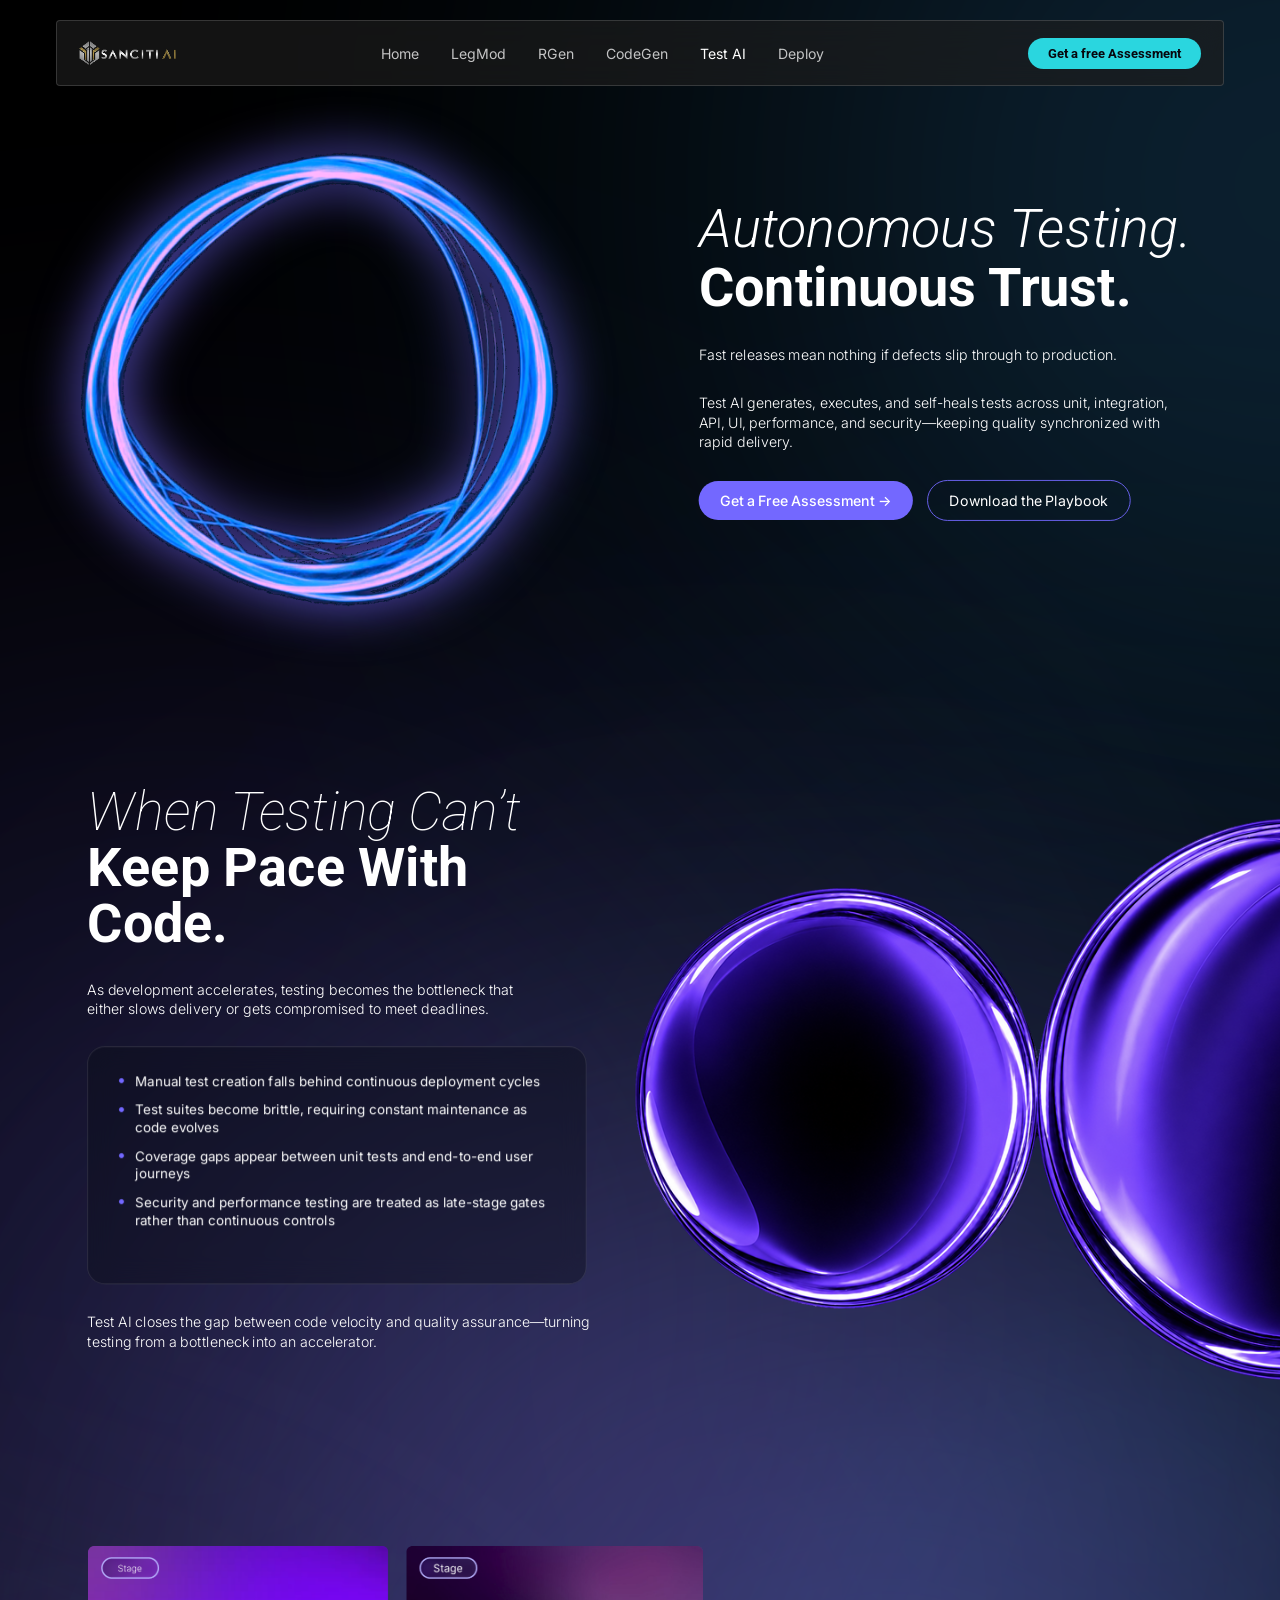
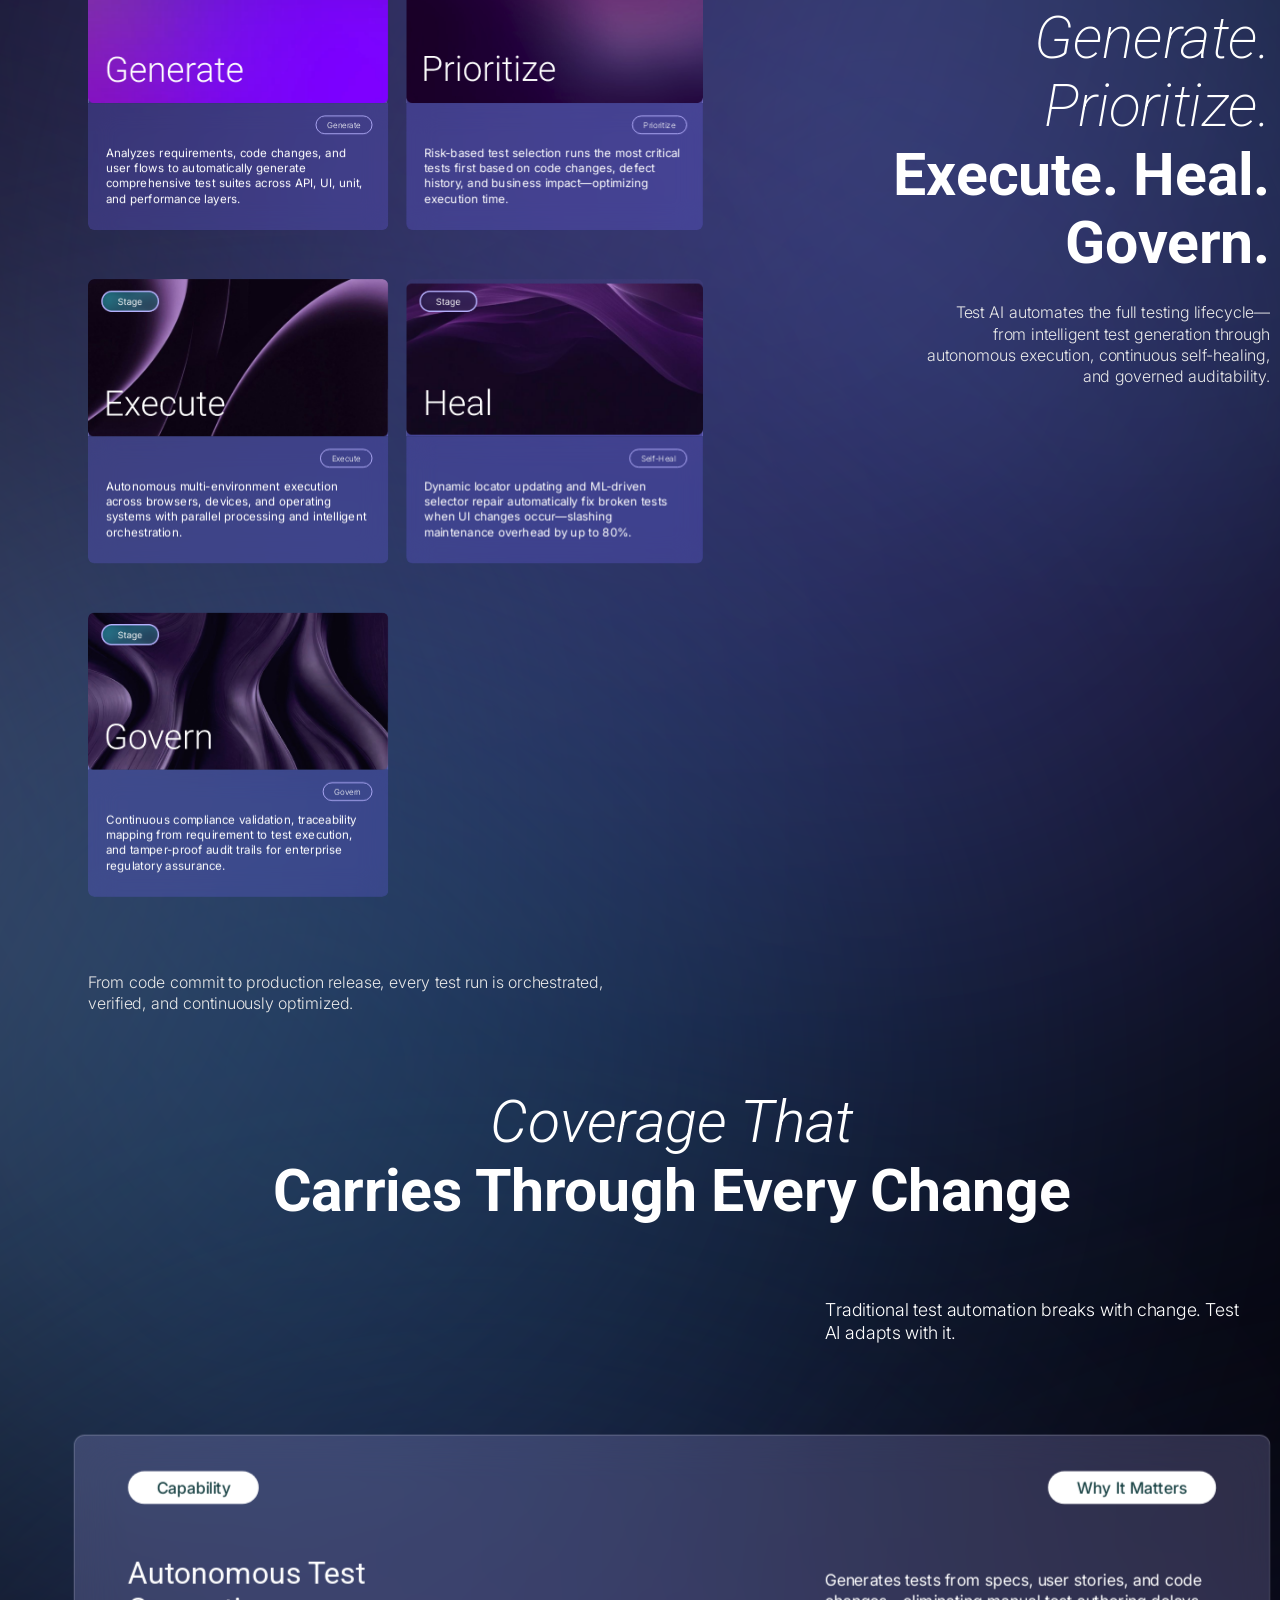
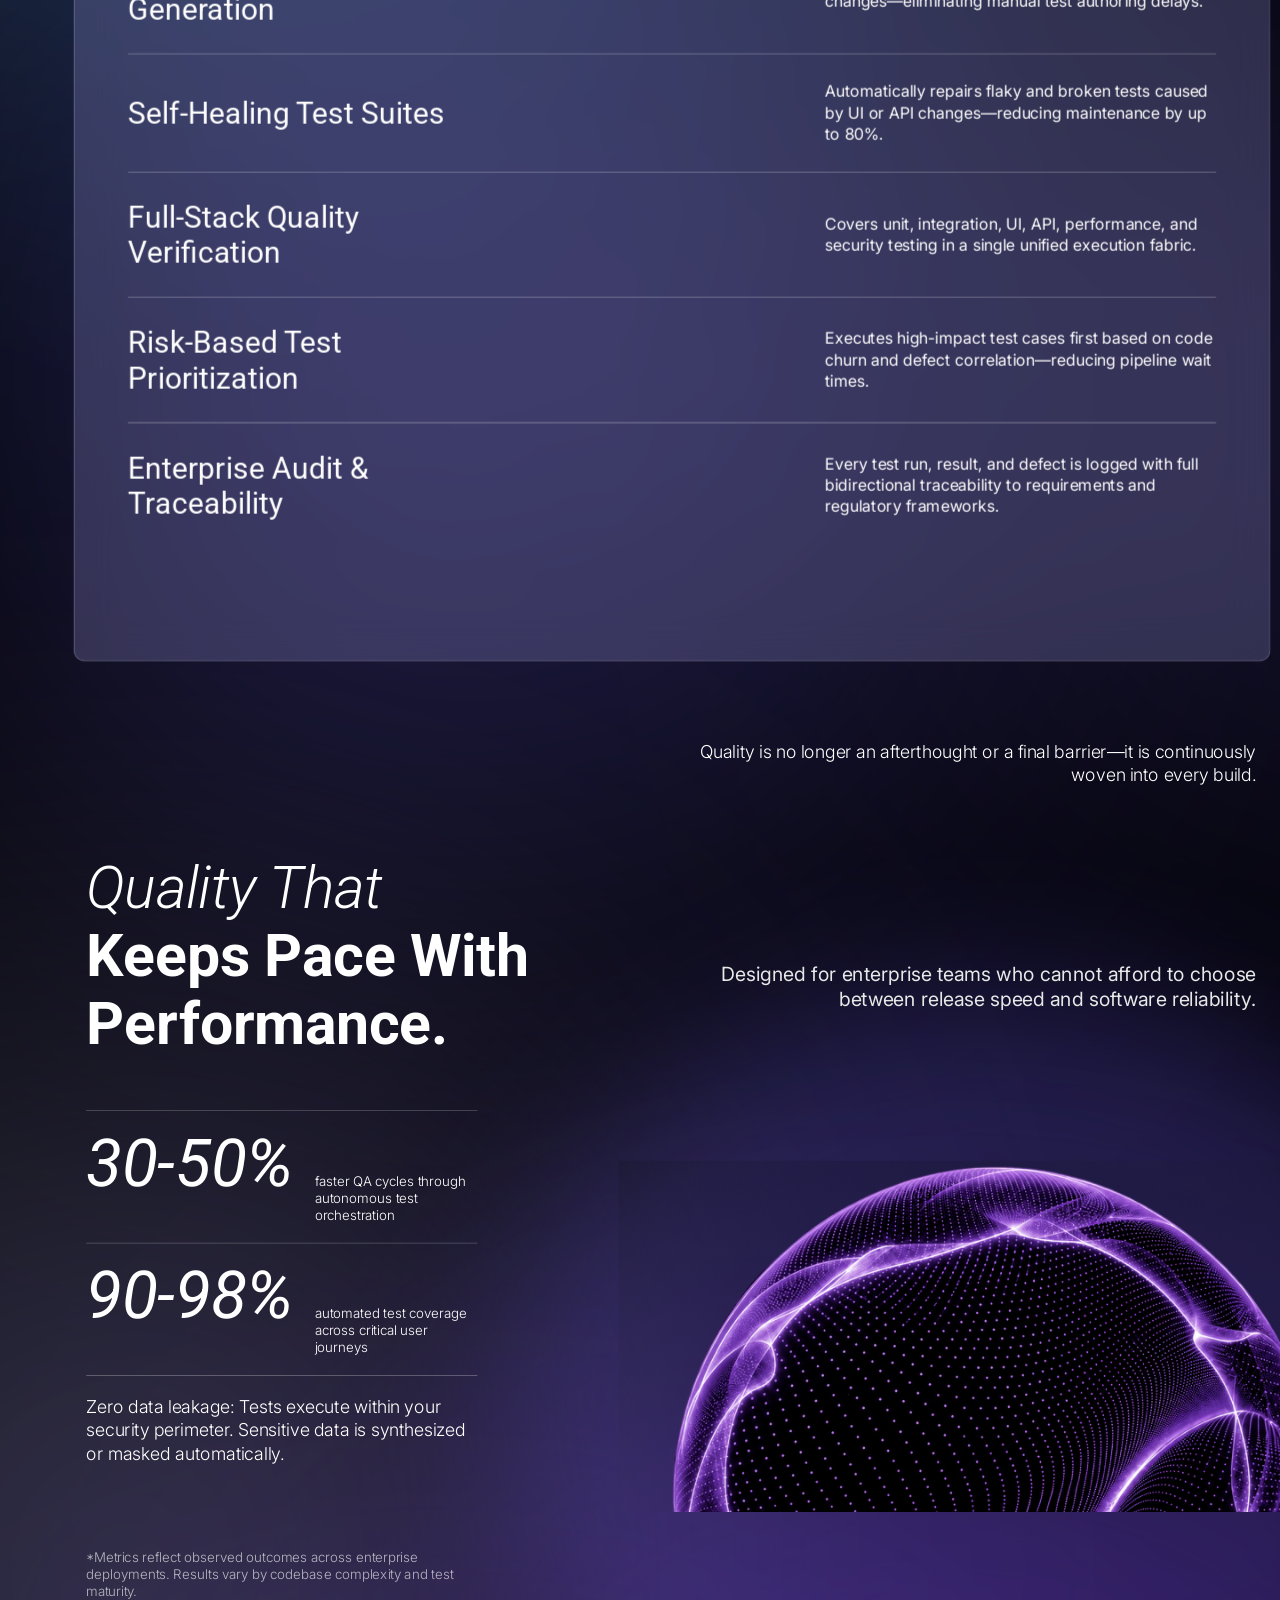
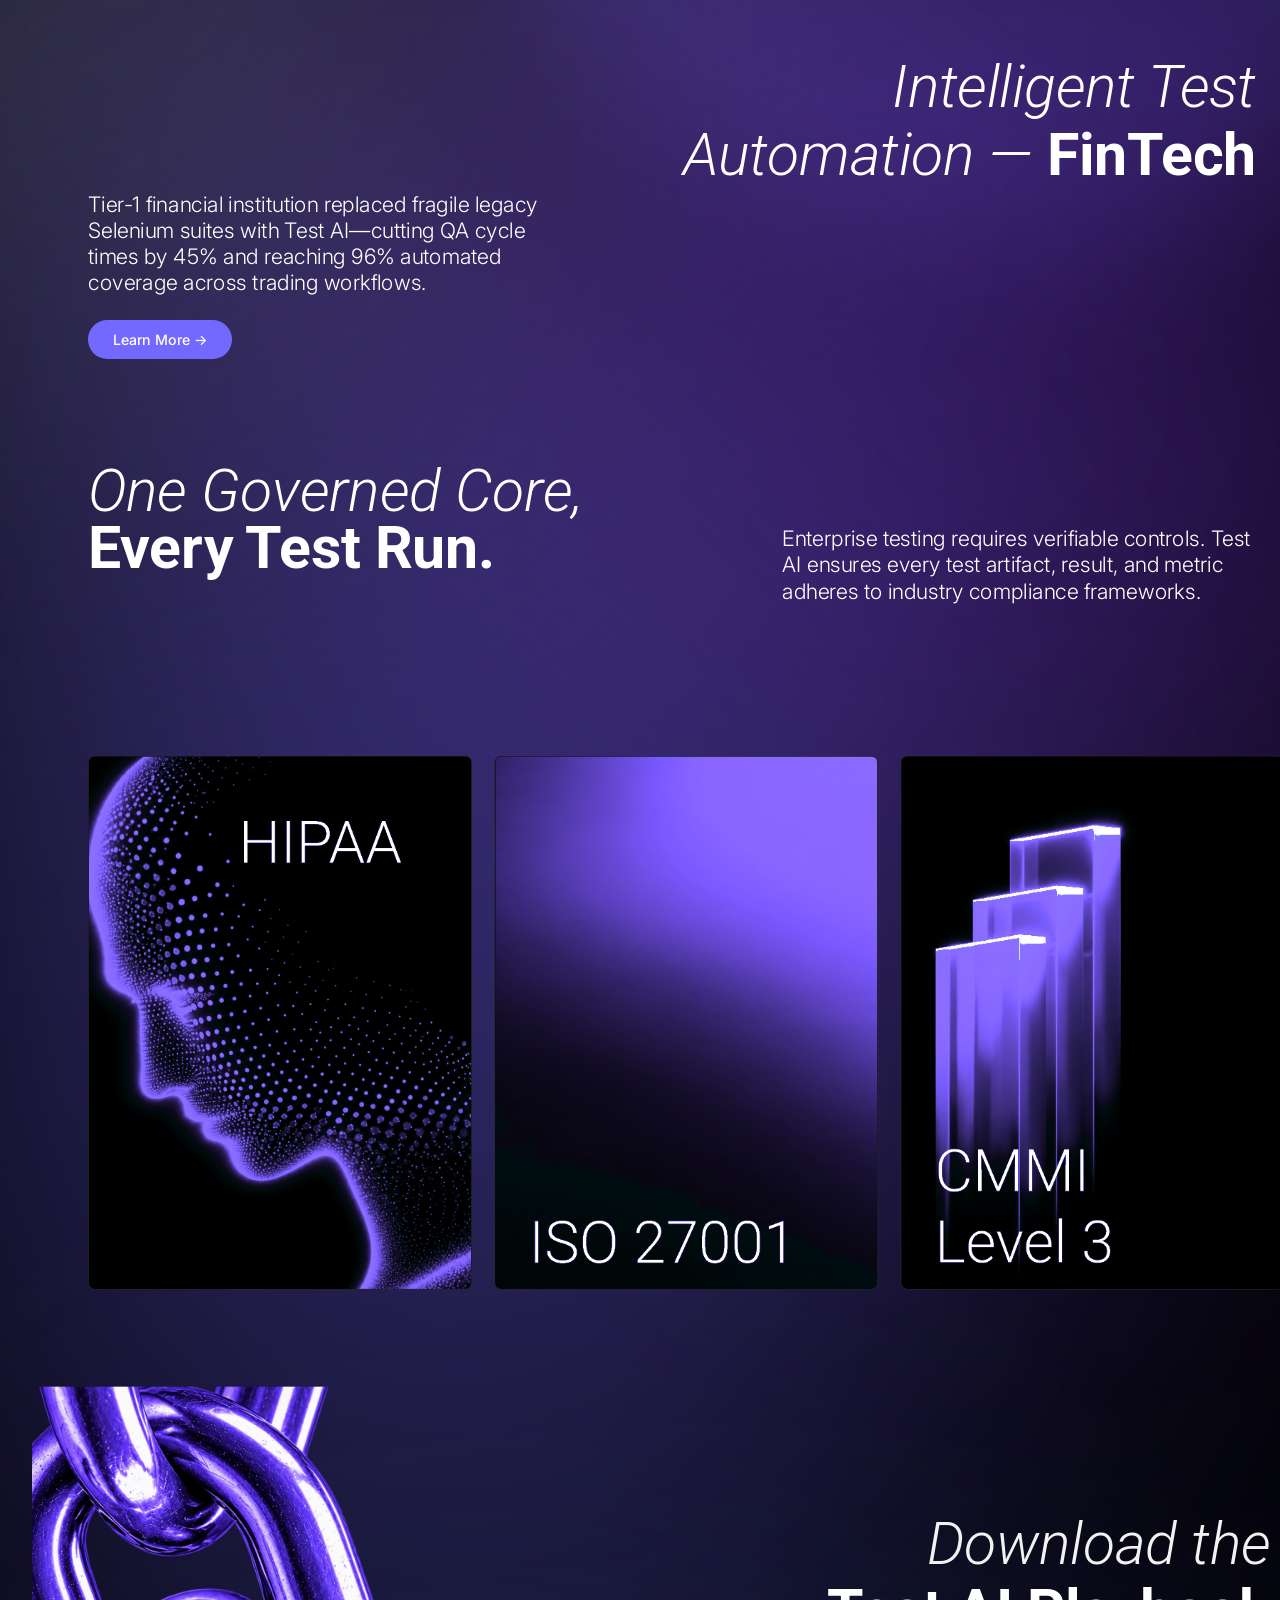
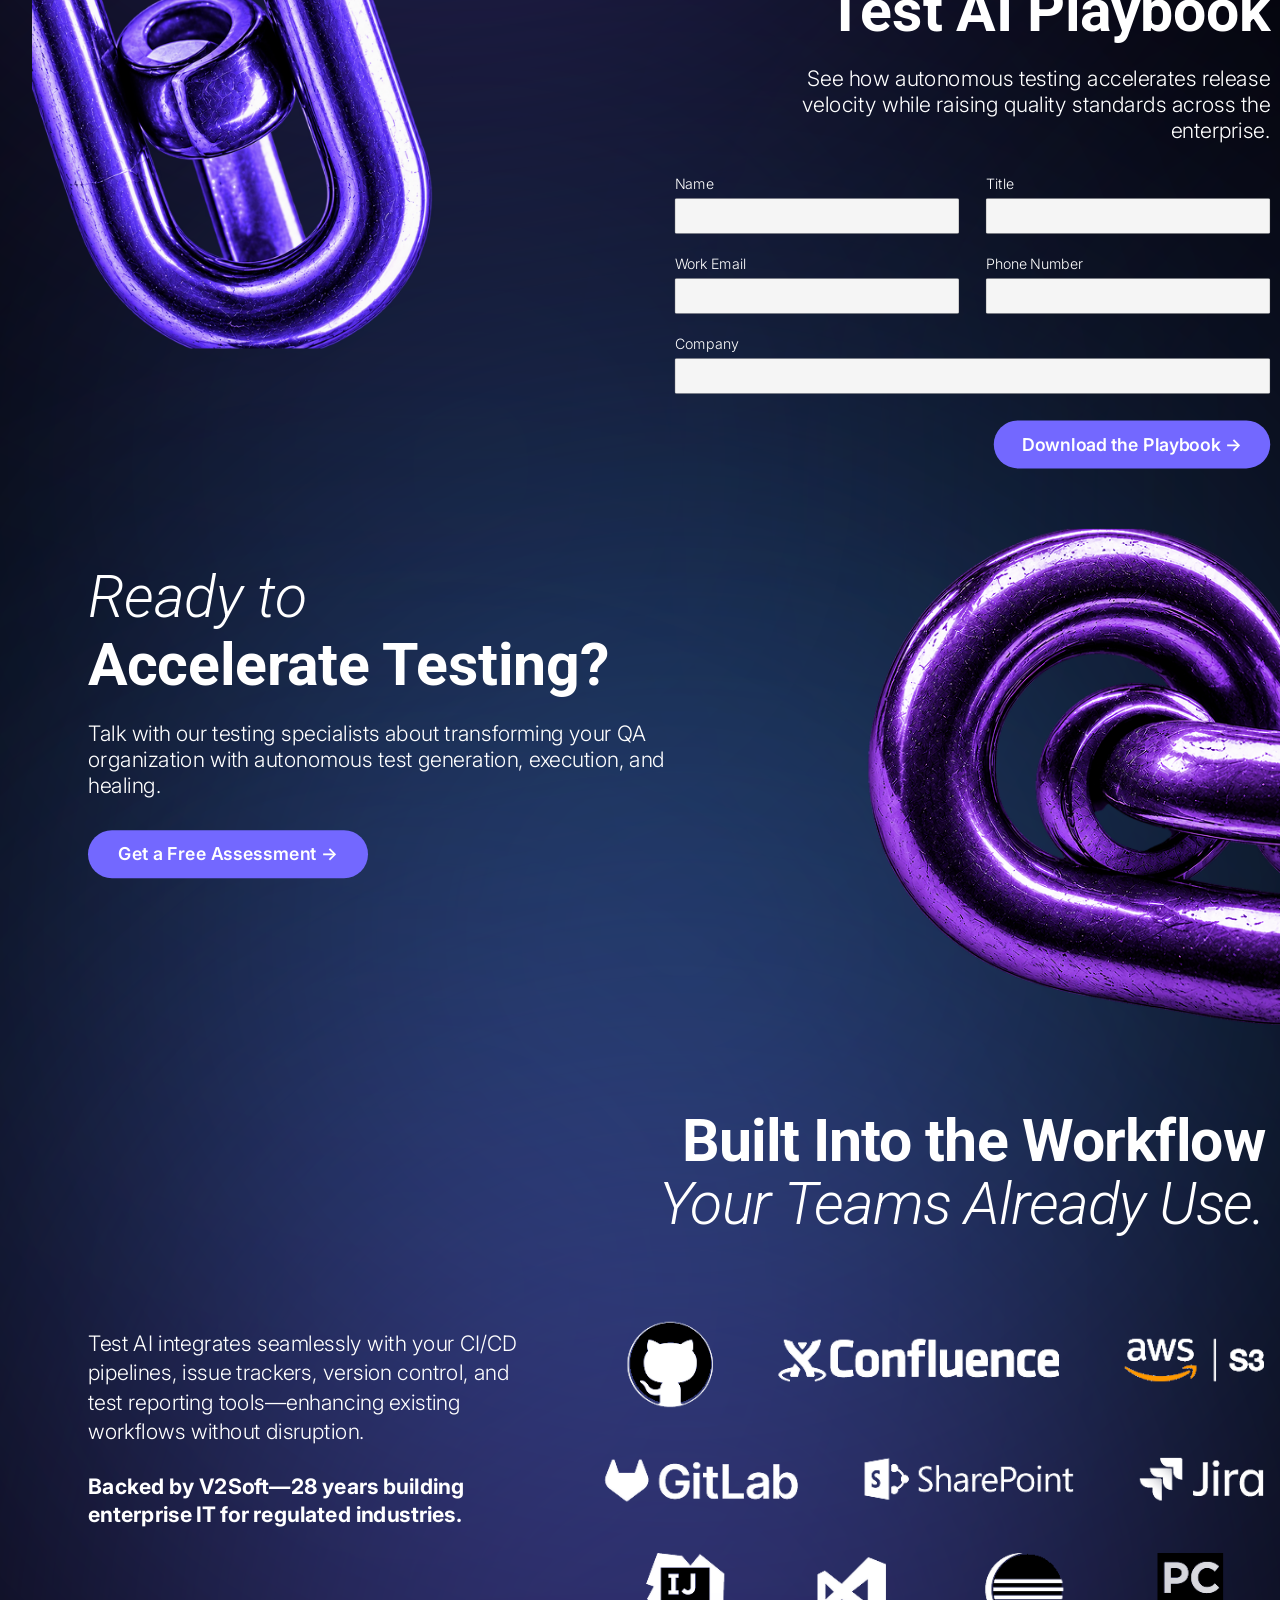
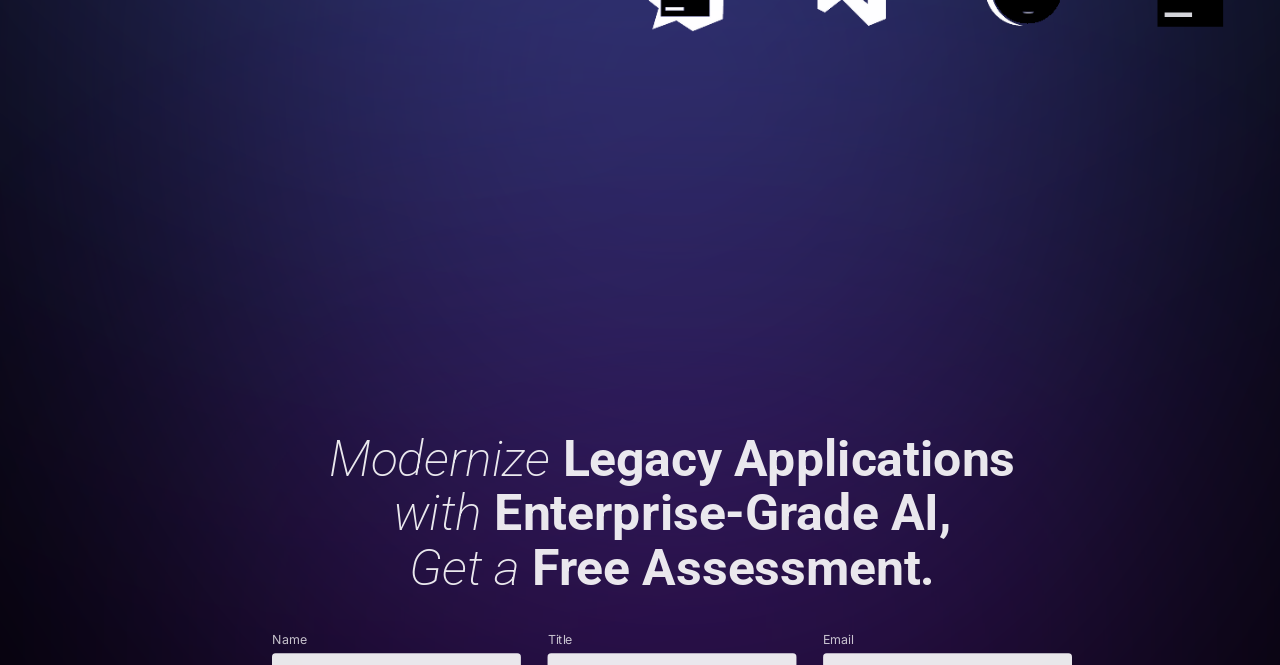
<file: testai.html>
<!DOCTYPE html>
<html lang="en">

<head>
  <meta charset="UTF-8" />
  <meta name="viewport" content="width=device-width, initial-scale=1.0" />
  <title>Test AI — Autonomous Testing &amp; Continuous Trust | Sanciti AI</title>
  <meta name="description"
    content="Test AI generates, executes, and self-heals tests across unit, integration, API, UI, performance, and security—keeping quality synchronized with rapid delivery." />

  <!-- Google Fonts: Inter & Roboto -->
  <link rel="preconnect" href="https://fonts.googleapis.com" />
  <link rel="preconnect" href="https://fonts.gstatic.com" crossorigin />
  <link
    href="https://fonts.googleapis.com/css2?family=Inter:ital,wght@0,100;0,200;0,300;0,400;0,500;0,600;0,700;0,800;0,900;1,300;1,400;1,500&family=Roboto:ital,wght@0,100;0,300;0,400;0,500;0,700;0,900;1,100;1,300;1,400;1,500;1,700&display=swap"
    rel="stylesheet" />

  <!-- Core & Page Stylesheets -->
  <link rel="stylesheet" href="assets/css/style.css" />
  <link rel="stylesheet" href="assets/css/testai.css?v=1790162179" />
  <link rel="stylesheet" href="assets/css/testai-mobile.css?v=1790162179" />

  <style>
    /* Prevent FOUC during scale computation */
    #scaler {
      position: relative;
      width: 100%;
      overflow: hidden;
      background: #000000;
    }

    #stage {
      transform-origin: top left;
      margin: 0;
      left: 0;
      top: 0;
    }

    @media (max-width: 768px) {
      #scaler {
        display: none !important;
      }
      #mobile-container {
        display: block !important;
      }
    }

    @media (min-width: 769px) {
      #mobile-container {
        display: none !important;
      }
    }
  </style>
</head>

<body class="testai-body">

  <!-- ================= DESKTOP VIEW WITH SCALER (Width 1440px, Height 9635px) ================= -->
  <div id="scaler">
    <div id="stage" class="testai-stage" data-width="1512" style="height: 10235px;">

      <!-- ================= AMBIENT GLOWS (Matching Figma 1:1) ================= -->
      <!-- Hero Glows -->
      <div class="ta-ambient-glow ta-desk-glow-1"></div>
      <div class="ta-ambient-glow ta-desk-glow-2"></div>
      <div class="ta-ambient-glow ta-desk-glow-3"></div>
      
      <!-- Challenge Section Glows -->
      <div class="ta-ambient-glow ta-desk-glow-4"></div>
      <div class="ta-ambient-glow ta-desk-glow-5"></div>
      
      <!-- How-It-Works Glows -->
      <div class="ta-ambient-glow ta-desk-glow-6"></div>
      <div class="ta-ambient-glow ta-desk-glow-7"></div>
      <div class="ta-ambient-glow ta-desk-glow-8"></div>
      
      <!-- Differentiation Frame 171 Glow Ellipses -->
      <div class="ta-ambient-glow ta-desk-glow-9"></div>
      <div class="ta-ambient-glow ta-desk-glow-10"></div>
      
      <!-- Trust Section Ambient Glow -->
      <div class="ta-ambient-glow ta-desk-glow-11"></div>
      
      <!-- Measured Outcomes & Compliance Ambient Glows -->
      <div class="ta-ambient-glow ta-desk-glow-12"></div>
      <div class="ta-ambient-glow ta-desk-glow-13"></div>
      <div class="ta-ambient-glow ta-desk-glow-14"></div>
      
      <!-- CTA & Playbook Frame 171 Glows -->
      <div class="ta-ambient-glow ta-desk-glow-15"></div>
      <div class="ta-ambient-glow ta-desk-glow-16"></div>
      <div class="ta-ambient-glow ta-desk-glow-17"></div>
      <div class="ta-ambient-glow ta-desk-glow-18"></div>
      <div class="ta-ambient-glow ta-desk-glow-19"></div>

      <!-- ================= 0. DESKTOP NAV BAR ================= -->
            <!-- ================= NAV ================= -->
      <div class="abs desktop-nav" style="left:0; right:0; margin:0 auto; top:38px; width:1400px; height:66px; z-index:50;">
        <div class="abs"
          style="left:0; top:0; width:100%; height:100%; background:rgba(30, 30, 30, 0.65); backdrop-filter:blur(16px); -webkit-backdrop-filter:blur(16px); border:1px solid rgba(255, 255, 255, 0.15); border-radius:4px;">
        </div>
        <a class="abs" href="index.html"
          style="left:59px; top:17px; display:flex; align-items:center; z-index:10;">
          <img alt="Sanciti AI" src="assets/img/sancitiailogo.png"
            style="height:32px; width:auto; object-fit:contain;" />
        </a>
        <div class="abs font-disp desktop-nav-menu"
          style="display:flex; align-items:center; left:560px; top:23px; width:600px; font-size:16px; gap:36px; color:#fff;">
          <span class="nav-link" style="color:rgba(255,255,255,.75); cursor:pointer;" onclick="window.location.href='index.html';">Home</span>
          <span class="nav-link" style="color:rgba(255,255,255,.75); cursor:pointer;" onclick="window.location.href='legmod.html';">LegMod</span>
          <span class="nav-link" style="color:rgba(255,255,255,.75); cursor:pointer;" onclick="window.location.href='rgen.html';">RGen</span>
          <span class="nav-link" style="color:rgba(255,255,255,.75); cursor:pointer;" onclick="window.location.href='codegen.html';">CodeGen</span>
          <span class="nav-link" style="color:#fff; cursor:pointer;" onclick="window.location.href='testai.html';">Test AI</span>
          <span class="nav-link" style="color:rgba(255,255,255,.75); cursor:pointer;" onclick="window.location.href='deploy.html';">Deploy</span>
        </div>
        <div class="abs pill"
          style="right:22px; top:11px; padding:0 24px; height:44px; background:var(--cyan); border-radius:999px; display:flex; align-items:center; justify-content:center; cursor:pointer;"
          onclick="scrollToAssessment(event)">
          <span class="font-disp" style="color:var(--ink); font-size:16px; font-weight:bold; white-space:nowrap;">Get a free Assessment</span>
        </div>
      </div>

      <!-- ================= 1. HERO SECTION (0 - 800px) ================= -->
      <section class="ta-hero" id="hero">
        <div class="ta-hero-visual">
          <video class="ta-hero-circle-vid" id="taHeroVidDesk" autoplay loop muted playsinline webkit-playsinline aria-label="Sanciti Test AI Logic Ring Video">
            <source src="assets/vids/circle-animation.webm" type="video/webm">
            <source src="assets/vids/circle-animation.mp4" type="video/mp4">
          </video>
          <canvas id="taHeroCanvasDesk" class="ta-hero-circle-canvas" width="550" height="550"></canvas>
        </div>

        <div class="ta-hero-text-block">
          <h1 class="ta-hero-heading">
            <span class="light-italic">Autonomous Testing.</span><br />
            <span class="bold-white">Continuous Trust.</span>
          </h1>
          <p class="ta-hero-desc">
            Fast releases mean nothing if defects slip through to production.
          </p>
          <p class="ta-hero-desc">
            Test AI generates, executes, and self-heals tests across unit, integration, API, UI, performance, and security—keeping quality synchronized with rapid delivery.
          </p>
          <div class="ta-hero-cta-row">
            <a class="ta-btn-primary" href="javascript:void(0)" onclick="scrollToAssessment(event)">Get a Free Assessment &rarr;</a>
            <a class="ta-btn-secondary" href="javascript:void(0)" onclick="scrollToAssessment(event)">Download the Playbook</a>
          </div>
        </div>
      </section>

      <!-- ================= 2. CHALLENGE SECTION (800 - 1664px) ================= -->
      <section class="ta-challenge" id="challenge">
        <div class="ta-challenge-left">
          <h2 class="ta-challenge-heading">
            <span class="light-italic">When Testing Can’t</span><br />
            <span class="bold-white">Keep Pace With Code.</span>
          </h2>
          <p class="ta-challenge-intro">
            As development accelerates, testing becomes the bottleneck that either slows delivery or gets compromised to meet deadlines.
          </p>
          <div class="ta-challenge-card">
            <ul class="ta-challenge-list">
              <li>Manual test creation falls behind continuous deployment cycles</li>
              <li>Test suites become brittle, requiring constant maintenance as code evolves</li>
              <li>Coverage gaps appear between unit tests and end-to-end user journeys</li>
              <li>Security and performance testing are treated as late-stage gates rather than continuous controls</li>
            </ul>
          </div>
          <p class="ta-challenge-conclusion">
            Test AI closes the gap between code velocity and quality assurance—turning testing from a bottleneck into an accelerator.
          </p>
        </div>

        <div class="ta-challenge-right">
          <img class="ta-challenge-sphere-img" src="assets/img/TestAI/ChatGPT Image Aug 25, 2026, 03_34_46 PM 1.png" alt="TestAI Autonomous Sphere Visual" />
        </div>
      </section>

      <!-- ================= 3. HOW IT WORKS / LIFECYCLE (1664 - 2984px) ================= -->
      <section class="ta-lifecycle" id="how-it-works">
        <div class="ta-lifecycle-header">
          <h2 class="ta-lifecycle-title">
            <span class="light-italic">Generate. Prioritize.</span><br />
            <span class="bold-white">Execute. Heal.</span><br />
            <span class="bold-white">Govern.</span>
          </h2>
          <p class="ta-lifecycle-desc">
            Test AI automates the full testing lifecycle—from intelligent test generation through autonomous execution, continuous self-healing, and governed auditability.
          </p>
        </div>

        <!-- Stage 1: Generate -->
        <div class="ta-stage-card ta-stage-1">
          <div class="ta-card-banner">
            <img class="ta-card-banner-img" src="assets/img/TestAI/ta_stage_generate.png" alt="Generate Test Suites" />
          </div>
          <div class="ta-card-body">
            <span class="ta-card-what-pill">Generate</span>
            <p class="ta-card-text">
              Analyzes requirements, code changes, and user flows to automatically generate comprehensive test suites across API, UI, unit, and performance layers.
            </p>
          </div>
        </div>

        <!-- Stage 2: Prioritize -->
        <div class="ta-stage-card ta-stage-2">
          <div class="ta-card-banner">
            <img class="ta-card-banner-img" src="assets/img/TestAI/ta_stage_prioritize.png" alt="Prioritize Test Runs" />
          </div>
          <div class="ta-card-body">
            <span class="ta-card-what-pill">Prioritize</span>
            <p class="ta-card-text">
              Risk-based test selection runs the most critical tests first based on code changes, defect history, and business impact—optimizing execution time.
            </p>
          </div>
        </div>

        <!-- Stage 3: Execute -->
        <div class="ta-stage-card ta-stage-3">
          <div class="ta-card-banner">
            <img class="ta-card-banner-img" src="assets/img/TestAI/ta_stage_execute.png" alt="Autonomous Test Execution" />
          </div>
          <div class="ta-card-body">
            <span class="ta-card-what-pill">Execute</span>
            <p class="ta-card-text">
              Autonomous multi-environment execution across browsers, devices, and operating systems with parallel processing and intelligent orchestration.
            </p>
          </div>
        </div>

        <!-- Stage 4: Heal -->
        <div class="ta-stage-card ta-stage-4">
          <div class="ta-card-banner">
            <img class="ta-card-banner-img" src="assets/img/TestAI/ta_stage_heal.png" alt="Self-Healing Tests" />
          </div>
          <div class="ta-card-body">
            <span class="ta-card-what-pill">Self-Heal</span>
            <p class="ta-card-text">
              Dynamic locator updating and ML-driven selector repair automatically fix broken tests when UI changes occur—slashing maintenance overhead by up to 80%.
            </p>
          </div>
        </div>

        <!-- Stage 5: Govern -->
        <div class="ta-stage-card ta-stage-5">
          <div class="ta-card-banner">
            <img class="ta-card-banner-img" src="assets/img/TestAI/ta_stage_govern.png" alt="Govern and Compliance" />
          </div>
          <div class="ta-card-body">
            <span class="ta-card-what-pill">Govern</span>
            <p class="ta-card-text">
              Continuous compliance validation, traceability mapping from requirement to test execution, and tamper-proof audit trails for enterprise regulatory assurance.
            </p>
          </div>
        </div>

        <p class="ta-lifecycle-bottom-text">
          From code commit to production release, every test run is orchestrated, verified, and continuously optimized.
        </p>
      </section>

      <!-- ================= 4. DIFFERENTIATION (2984 - 4530px) ================= -->
      <section class="ta-diff" id="differentiation">
        <div class="ta-diff-title-wrap">
          <h2 class="ta-diff-title">
            <span class="light-italic">Coverage That</span><br />
            <span class="bold-white">Carries Through Every Change</span>
          </h2>
        </div>
        <p class="ta-diff-subtitle">
          Traditional test automation breaks with change. Test AI adapts with it.
        </p>

        <div class="ta-diff-glass-card">
          <div class="ta-diff-headers">
            <span class="ta-diff-badge">Capability</span>
            <span class="ta-diff-badge">Why It Matters</span>
          </div>

          <div class="ta-diff-rows">
            <!-- Row 1 -->
            <div class="ta-diff-row">
              <div class="ta-diff-col-cap">Autonomous Test Generation</div>
              <div class="ta-diff-col-why">
                Generates tests from specs, user stories, and code changes—eliminating manual test authoring delays.
              </div>
            </div>
            <!-- Row 2 -->
            <div class="ta-diff-row">
              <div class="ta-diff-col-cap">Self-Healing Test Suites</div>
              <div class="ta-diff-col-why">
                Automatically repairs flaky and broken tests caused by UI or API changes—reducing maintenance by up to 80%.
              </div>
            </div>
            <!-- Row 3 -->
            <div class="ta-diff-row">
              <div class="ta-diff-col-cap">Full-Stack Quality Verification</div>
              <div class="ta-diff-col-why">
                Covers unit, integration, UI, API, performance, and security testing in a single unified execution fabric.
              </div>
            </div>
            <!-- Row 4 -->
            <div class="ta-diff-row">
              <div class="ta-diff-col-cap">Risk-Based Test Prioritization</div>
              <div class="ta-diff-col-why">
                Executes high-impact test cases first based on code churn and defect correlation—reducing pipeline wait times.
              </div>
            </div>
            <!-- Row 5 -->
            <div class="ta-diff-row">
              <div class="ta-diff-col-cap">Enterprise Audit &amp; Traceability</div>
              <div class="ta-diff-col-why">
                Every test run, result, and defect is logged with full bidirectional traceability to requirements and regulatory frameworks.
              </div>
            </div>
          </div>
        </div>

        <p class="ta-diff-bottom-text">
          Quality is no longer an afterthought or a final barrier—it is continuously woven into every build.
        </p>
      </section>

      <!-- ================= 5. TRUST & METRICS (4530 - 5439px) ================= -->
      <section class="ta-trust" id="trust">
        <h2 class="ta-trust-title">
          <span class="light-italic">Quality That</span><br />
          <span class="bold-white">Keeps Pace With</span><br />
          <span class="bold-white">Performance.</span>
        </h2>
        <p class="ta-trust-intro">
          Designed for enterprise teams who cannot afford to choose between release speed and software reliability.
        </p>

        <div class="ta-trust-stats-wrap">
          <div class="ta-stat-item">
            <span class="ta-stat-val">30-50%</span>
            <span class="ta-stat-label">faster QA cycles through autonomous test orchestration</span>
          </div>
          <div class="ta-stat-item">
            <span class="ta-stat-val">90-98%</span>
            <span class="ta-stat-label">automated test coverage across critical user journeys</span>
          </div>
          <div class="ta-stat-security-note">
            Zero data leakage: Tests execute within your security perimeter. Sensitive data is synthesized or masked automatically.
          </div>
        </div>

        <p class="ta-trust-disclaimer">
          *Metrics reflect observed outcomes across enterprise deployments. Results vary by codebase complexity and test maturity.
        </p>

        <div class="ta-trust-right-visual">
          <img class="ta-particle-dome-img" src="assets/img/TestAI/ta_particle_dome.png" alt="TestAI Continuous Quality Engine Visualization" />
        </div>
      </section>

      <!-- ================= 6. FINTECH CASE STUDY (5439 - 5801px) ================= -->
      <section class="ta-case" id="case-study">
        <h2 class="ta-case-title">
          <span class="light-italic">Intelligent Test</span><br />
          <span class="light-italic">Automation —</span> <span class="bold-white">FinTech</span>
        </h2>
        <p class="ta-case-desc">
          Tier-1 financial institution replaced fragile legacy Selenium suites with Test AI—cutting QA cycle times by 45% and reaching 96% automated coverage across trading workflows.
        </p>
        <a class="ta-case-btn" href="#testai-playbook">Learn More &rarr;</a>
      </section>

      <!-- ================= 7. GOVERNED CORE & COMPLIANCE (5801 - 7100px) ================= -->
      <section class="ta-compliance" id="compliance">
        <h2 class="ta-compliance-title">
          One Governed Core,<br />
          <span class="bold-white">Every Test Run.</span>
        </h2>
        <p class="ta-compliance-intro">
          Enterprise testing requires verifiable controls. Test AI ensures every test artifact, result, and metric adheres to industry compliance frameworks.
        </p>

        <div class="ta-compliance-scroll-wrap">
          <div class="ta-compliance-cards-track">
            <!-- Card 1: HIPAA -->
            <div class="ta-compliance-card">
              <img src="assets/img/TestAI/ta_hipaa.png" alt="HIPAA Compliant Testing &amp; Data Masking" />
            </div>
            <!-- Card 2: ISO -->
            <div class="ta-compliance-card">
              <img src="assets/img/TestAI/ta_iso.png" alt="ISO 27001 Certified QA Processes" />
            </div>
            <!-- Card 3: CMMI -->
            <div class="ta-compliance-card">
              <img src="assets/img/TestAI/ta_cmmi.png" alt="CMMI Level 3 Quality Framework" />
            </div>
            <!-- Card 4: OWASP & NIST -->
            <div class="ta-compliance-card">
              <img src="assets/img/TestAI/ta_owasp_nist.png" alt="OWASP &amp; NIST Security Automation" />
            </div>
            <!-- Card 5: Single Tenant -->
            <div class="ta-compliance-card">
              <img src="assets/img/TestAI/ta_single_tenant.png" alt="Single-Tenant Isolated Execution Perimeter" />
            </div>
            <!-- Card 6: Audit Grade -->
            <div class="ta-compliance-card">
              <img src="assets/img/TestAI/ta_audit_grade.png" alt="Audit-Grade Full Lifecycle Traceability" />
            </div>
          </div>
        </div>
      </section>

      <!-- ================= 8. PLAYBOOK FORM (7100 - 7703px) ================= -->
      <section class="ta-playbook" id="testai-playbook">
        <div class="ta-playbook-left-chain">
          <img class="ta-playbook-chain-img" src="assets/img/TestAI/ChatGPT Image Aug 18, 2026, 10_59_49 AM 1.png" alt="Quality Chain Link" />
        </div>

        <div class="ta-playbook-right">
          <h2 class="ta-playbook-title">
            <span class="light-italic">Download the</span><br />
            <span class="bold-white">Test AI Playbook</span>
          </h2>
          <p class="ta-playbook-desc">
            See how autonomous testing accelerates release velocity while raising quality standards across the enterprise.
          </p>

          <form class="ta-playbook-form" action="submit_form.php" method="POST" onsubmit="handlePlaybookDownload(event)">
            <input type="hidden" name="source" value="testai" />
            <div class="ta-form-grid">
              <div class="ta-form-group">
                <label class="ta-form-label" for="ta-form-name">Name</label>
                <input class="ta-form-input" id="ta-form-name" name="Name" type="text" required />
              </div>
              <div class="ta-form-group">
                <label class="ta-form-label" for="ta-form-title">Title</label>
                <input class="ta-form-input" id="ta-form-title" name="Title" type="text" required />
              </div>
              <div class="ta-form-group">
                <label class="ta-form-label" for="ta-form-email">Work Email</label>
                <input class="ta-form-input" id="ta-form-email" name="Email" type="email" required />
              </div>
              <div class="ta-form-group">
                <label class="ta-form-label" for="ta-form-phone">Phone Number</label>
                <input class="ta-form-input" id="ta-form-phone" name="Contact number" type="tel" required />
              </div>
              <div class="ta-form-group" style="grid-column: 1 / -1;">
                <label class="ta-form-label" for="ta-form-company">Company</label>
                <input class="ta-form-input" id="ta-form-company" name="Company" type="text" required />
              </div>
            </div>
            <div class="ta-form-submit-wrap">
              <button class="ta-form-submit-btn" type="submit">Download the Playbook &rarr;</button>
            </div>
          </form>
        </div>
      </section>

      <!-- ================= 9. CONVERSATION CTA (7703 - 8338px) ================= -->
      <section class="ta-cta" id="cta">
        <div class="ta-cta-left">
          <h2 class="ta-cta-title">
            <span class="light-italic">Ready to</span><br />
            <span class="bold-white">Accelerate Testing?</span>
          </h2>
          <p class="ta-cta-desc">
            Talk with our testing specialists about transforming your QA organization with autonomous test generation, execution, and healing.
          </p>
          <a class="ta-cta-btn" href="javascript:void(0)" onclick="scrollToAssessment(event)">Get a Free Assessment &rarr;</a>
        </div>

        <div class="ta-cta-right">
          <img class="ta-cta-loop-img" src="assets/img/TestAI/ta_chain_loop_cta.png?v=20260907-2" alt="TestAI Connected Chain Loop Visual" />
        </div>
      </section>

      <!-- ================= 10. ECOSYSTEM / TOOLS GRID (8338 - 9427px) ================= -->
      <section class="ta-ecosystem" id="ecosystem">
        <h2 class="ta-eco-title">
          <span class="bold-white">Built Into the Workflow</span><br />
          <span class="light-italic">Your Teams Already Use.</span>
        </h2>
        <div class="ta-eco-left">
          <p class="ta-eco-desc">
            Test AI integrates seamlessly with your CI/CD pipelines, issue trackers, version control, and test reporting tools—enhancing existing workflows without disruption.
          </p>
          <p class="ta-eco-backed">
            Backed by V2Soft—28 years building enterprise IT for regulated industries.
          </p>
        </div>

        <div class="ta-eco-right">
          <img class="ta-tools-grid-img" src="assets/img/TestAI/ta_tools_grid.png" alt="TestAI Supported Developer Tools and Workflows" />
        </div>
      </section>

      <!-- ================= 11. FOOTER (Exact Match to index.html) ================= -->
      
      <!-- ================= CENTERED PLAYBOOK (BEFORE FOOTER) ================= -->
      <div id="centered-playbook" class="abs centered-playbook"
        style="left:0; top:9427px; width:1440px; height:600px; display:flex; flex-direction:column; align-items:center; justify-content:center; background: transparent; z-index:10;">
        <div class="abs" style="left:50%; top:50%; transform:translate(-50%, -50%); width:1000px; height:600px; background:#BD00FF; opacity:0.15; filter:blur(200px); pointer-events:none; z-index:-1;"></div>
        <div style="text-align:center; margin-bottom:40px;">
          <p class="font-disp" style="font-size:56px; line-height:1.1; margin:0; color:rgba(255,255,255,.9);">
            <span style="font-weight:200; font-style:italic;">Modernize</span> <span style="font-weight:700;">Legacy Applications</span><br />
            <span style="font-weight:200; font-style:italic;">with</span> <span style="font-weight:700;">Enterprise-Grade AI,</span><br />
            <span style="font-weight:200; font-style:italic;">Get a</span> <span style="font-weight:700;">Free Assessment.</span>
          </p>
        </div>

        <form action="submit_form.php" method="POST"
          style="display:grid; grid-template-columns:1fr 1fr 1fr; gap:24px 30px; width:900px;"
          onsubmit="handleAssessmentSubmit(event)">
          <input type="hidden" name="source" value="index" />
          <div style="display:flex; flex-direction:column; gap:8px;">
            <span class="font-body" style="font-size:14px; color:rgba(255,255,255,.75);">Name</span>
            <input name="Name" style="height:48px; width:100%; background:rgba(255,255,255,.9); border:none; border-radius:4px; padding:0 16px; font-size:16px; box-sizing:border-box;" type="text" required />
          </div>
          <div style="display:flex; flex-direction:column; gap:8px;">
            <span class="font-body" style="font-size:14px; color:rgba(255,255,255,.75);">Title</span>
            <input name="Title" style="height:48px; width:100%; background:rgba(255,255,255,.9); border:none; border-radius:4px; padding:0 16px; font-size:16px; box-sizing:border-box;" type="text" required />
          </div>
          <div style="display:flex; flex-direction:column; gap:8px;">
            <span class="font-body" style="font-size:14px; color:rgba(255,255,255,.75);">Email</span>
            <input name="Email" style="height:48px; width:100%; background:rgba(255,255,255,.9); border:none; border-radius:4px; padding:0 16px; font-size:16px; box-sizing:border-box;" type="email" required />
          </div>
          <div style="display:flex; flex-direction:column; gap:8px;">
            <span class="font-body" style="font-size:14px; color:rgba(255,255,255,.75);">Contact number</span>
            <input name="Contact number" style="height:48px; width:100%; background:rgba(255,255,255,.9); border:none; border-radius:4px; padding:0 16px; font-size:16px; box-sizing:border-box;" type="tel" required />
          </div>
          <div style="display:flex; flex-direction:column; gap:8px;">
            <span class="font-body" style="font-size:14px; color:rgba(255,255,255,.75);">Company</span>
            <input name="Company" style="height:48px; width:100%; background:rgba(255,255,255,.9); border:none; border-radius:4px; padding:0 16px; font-size:16px; box-sizing:border-box;" type="text" required />
          </div>

          <div style="grid-column: 1 / -1; display:flex; justify-content:center; margin-top:16px;">
            <button type="submit" class="pill"
              style="padding:14px 40px; background:#BD00FF; border:none; border-radius:50px; text-align:center; cursor:pointer;">
              <span class="font-body" style="font-size:16px; color:rgba(7,7,14,.9); font-weight:600;">Book a free Assessment</span>
            </button>
          </div>
        </form>
      </div>

      <footer class="abs desktop-footer sanciti-footer" style="left:0; top:10027px; width:1440px; height:200px; background:#0D0D0D; border-top:1px solid rgba(255, 255, 255, 0.101961); box-sizing:border-box; padding:40px 18px 40px 43px; display:flex; flex-direction:row; align-items:center; justify-content:space-between; z-index:10;">
        <div class="footer-brand">
          <div class="footer-logo">
            <img src="assets/img/sancitiailogo.png" alt="Sanciti AI" />
          </div>
          <p class="footer-desc">
            Sanciti AI is an agentic platform designed to sequence legacy modernization and SDLC automation with enterprise-grade controls.
          </p>
        </div>

        <div class="footer-frame179">
          <div class="footer-socials">
            <a href="#" aria-label="LinkedIn" class="social-link">
              <svg width="20" height="20" viewBox="0 0 24 24" fill="none" stroke="#FFFFFF" stroke-width="2" stroke-linecap="round" stroke-linejoin="round">
                <path d="M16 8a6 6 0 0 1 6 6v7h-4v-7a2 2 0 0 0-2-2 2 2 0 0 0-2 2v7h-4v-7a6 6 0 0 1 6-6z"></path>
                <rect x="2" y="9" width="4" height="12"></rect>
                <circle cx="4" cy="4" r="2"></circle>
              </svg>
            </a>
            <a href="#" aria-label="Twitter" class="social-link">
              <svg width="20" height="20" viewBox="0 0 24 24" fill="none" stroke="#FFFFFF" stroke-width="2" stroke-linecap="round" stroke-linejoin="round">
                <path d="M23 3a10.9 10.9 0 0 1-3.14 1.53 4.48 4.48 0 0 0-7.86 3v1A10.66 10.66 0 0 1 3 4s-4 9 5 13a11.64 11.64 0 0 1-7 2c9 5 20 0 20-11.5a4.5 4.5 0 0 0-.08-.83A7.72 7.72 0 0 0 23 3z"></path>
              </svg>
            </a>
            <a href="#" aria-label="Portal" class="social-link">
              <svg width="20" height="20" viewBox="0 0 24 24" fill="none" stroke="#FFFFFF" stroke-width="2" stroke-linecap="round" stroke-linejoin="round">
                <path d="M9 21H5a2 2 0 0 1-2-2V5a2 2 0 0 1 2-2h4"></path>
                <polyline points="16 17 21 12 16 7"></polyline>
                <line x1="21" y1="12" x2="9" y2="12"></line>
              </svg>
            </a>
          </div>

          <div class="footer-copyright">
            &copy; 2026 Sanciti AI. Backed by V2Soft. All rights reserved.
          </div>
        </div>
      </footer>

    </div><!-- /#stage -->
  </div><!-- /#scaler -->

  <!-- ================= MOBILE HEADER (< 768px) ================= -->
  <!-- ================= MOBILE HEADER (< 768px) ================= -->
  <header class="mobile-header" id="mobileHeader">
    <div class="mobile-header-inner">
      <a class="mobile-logo" href="index.html" aria-label="Sanciti AI">
        <img alt="Sanciti AI" src="assets/img/sancitiailogo.png" />
      </a>
      <div class="mobile-header-right">
        <a class="mobile-demo-btn pill" href="javascript:void(0)" id="mobileDemoBtn" onclick="scrollToAssessment(event)" style="background:var(--cyan);">
          <span style="color:var(--ink);">Get a free Assessment</span>
        </a>
        <button class="mobile-menu-toggle" id="mobileMenuToggle" aria-label="Toggle navigation" aria-expanded="false"
          onclick="toggleMobileMenu()">
          <span class="hamburger-bar"></span>
          <span class="hamburger-bar"></span>
          <span class="hamburger-bar"></span>
        </button>
      </div>
    </div>
    <!-- Mobile Navigation Drawer -->
    <div class="mobile-nav-drawer" id="mobileNavDrawer">
      <nav class="mobile-nav-links font-disp">
        <a href="index.html" class="mobile-nav-item ">Home</a>
        <a href="legmod.html" class="mobile-nav-item ">LegMod</a>
        <a href="rgen.html" class="mobile-nav-item ">RGen</a>
        <a href="codegen.html" class="mobile-nav-item ">CodeGen</a>
        <a href="testai.html" class="mobile-nav-item active">Test AI</a>
        <a href="deploy.html" class="mobile-nav-item ">Deploy</a>
        <div class="mobile-nav-cta pill" onclick="scrollToAssessment(event)" style="background:var(--cyan);">
          <span style="color:var(--ink);">Get a Free Assessment</span>
        </div>
      </nav>
    </div>
  </header>

    <!-- ================= MOBILE CONTAINER \(<= 768px Fluid Responsive\) ================= -->
  <div id="mobile-container">
    <!-- ================= AMBIENT GLOWS (Matching Figma Mobile 1:1) ================= -->
    <div class="ta-ambient-glows-container">
      <div class="ta-mob-ambient-glow ta-mob-glow-1"></div>
      <div class="ta-mob-ambient-glow ta-mob-glow-2"></div>
      <div class="ta-mob-ambient-glow ta-mob-glow-3"></div>
      <div class="ta-mob-ambient-glow ta-mob-glow-4"></div>
      <div class="ta-mob-ambient-glow ta-mob-glow-5"></div>
      <div class="ta-mob-ambient-glow ta-mob-glow-6"></div>
      <div class="ta-mob-ambient-glow ta-mob-glow-7"></div>
      <div class="ta-mob-ambient-glow ta-mob-glow-8"></div>
      <div class="ta-mob-ambient-glow ta-mob-glow-9"></div>
      <div class="ta-mob-ambient-glow ta-mob-glow-10"></div>
      <div class="ta-mob-ambient-glow ta-mob-glow-11"></div>
    </div>

    

    <!-- 1. Mobile Hero -->
    <section class="ta-mob-section ta-mob-hero">
      <h1 class="ta-mob-title">
        <span class="light-italic">Autonomous Testing.</span><br />
        <span class="bold-white">Continuous Trust.</span>
      </h1>
      <p class="ta-mob-desc">
        Fast releases mean nothing if defects slip through to production.
      </p>
      <p class="ta-mob-desc">
        Test AI generates, executes, and self-heals tests across unit, integration, API, UI, performance, and security—keeping quality synchronized with rapid delivery.
      </p>
      <div class="ta-mob-btn-row">
        <a class="ta-mob-btn-primary" href="javascript:void(0)" onclick="scrollToAssessment(event)">Get a Free Assessment &rarr;</a>
        <a class="ta-mob-btn-secondary" href="javascript:void(0)" onclick="scrollToAssessment(event)">Download the Playbook</a>
      </div>
      <div class="ta-mob-hero-visual">
        <video class="ta-mob-hero-circle-vid" id="taHeroVidMob" autoplay loop muted playsinline webkit-playsinline aria-label="Sanciti Test AI Logic Ring Video">
          <source src="assets/vids/circle-animation.webm" type="video/webm">
          <source src="assets/vids/circle-animation.mp4" type="video/mp4">
        </video>
        <canvas id="taHeroCanvasMob" class="ta-mob-hero-circle-canvas" width="320" height="320"></canvas>
      </div>
    </section>

    <!-- 2. Mobile Challenge -->
    <section class="ta-mob-section">
      <h2 class="ta-mob-title">
        <span class="light-italic">When Testing Can’t</span><br />
        <span class="bold-white">Keep Pace With Code.</span>
      </h2>
      <p class="ta-mob-desc">
        As development accelerates, testing becomes the bottleneck that either slows delivery or gets compromised to meet deadlines.
      </p>
      <div class="ta-mob-card">
        <ul class="ta-challenge-list">
          <li>Manual test creation falls behind continuous deployment cycles</li>
          <li>Test suites become brittle, requiring constant maintenance as code evolves</li>
          <li>Coverage gaps appear between unit tests and end-to-end user journeys</li>
          <li>Security and performance testing are treated as late-stage gates rather than continuous controls</li>
        </ul>
      </div>
      <p class="ta-mob-desc">
        Test AI closes the gap between code velocity and quality assurance—turning testing from a bottleneck into an accelerator.
      </p>
      <div class="ta-mob-spheres-wrap">
        <img class="ta-mob-spheres-img" src="assets/img/TestAI/ChatGPT Image Aug 25, 2026, 03_34_46 PM 1.png" alt="TestAI Autonomous Sphere Visual" />
      </div>
    </section>

    <!-- 3. Mobile How It Works -->
    <section class="ta-mob-section">
      <h2 class="ta-mob-title">
        <span class="light-italic">Generate. Prioritize.</span><br />
        <span class="bold-white">Execute. Heal.</span><br />
        <span class="bold-white">Govern.</span>
      </h2>
      <p class="ta-mob-desc">
        Test AI automates the full testing lifecycle—from intelligent test generation through autonomous execution, continuous self-healing, and governed auditability.
      </p>

      <div class="ta-mob-stages-list">
        <!-- Stage 1 -->
        <div class="ta-mob-stage-card">
          <div class="ta-mob-stage-banner">
            <img src="assets/img/TestAI/ta_stage_generate.png" alt="Generate Test Suites" />
          </div>
          <div class="ta-mob-stage-body">
            <span class="ta-mob-stage-pill">Generate</span>
            <p class="ta-mob-stage-text">
              Analyzes requirements, code changes, and user flows to automatically generate comprehensive test suites across API, UI, unit, and performance layers.
            </p>
          </div>
        </div>

        <!-- Stage 2 -->
        <div class="ta-mob-stage-card">
          <div class="ta-mob-stage-banner">
            <img src="assets/img/TestAI/ta_stage_prioritize.png" alt="Prioritize Test Runs" />
          </div>
          <div class="ta-mob-stage-body">
            <span class="ta-mob-stage-pill">Prioritize</span>
            <p class="ta-mob-stage-text">
              Risk-based test selection runs the most critical tests first based on code changes, defect history, and business impact—optimizing execution time.
            </p>
          </div>
        </div>

        <!-- Stage 3 -->
        <div class="ta-mob-stage-card">
          <div class="ta-mob-stage-banner">
            <img src="assets/img/TestAI/ta_stage_execute.png" alt="Autonomous Test Execution" />
          </div>
          <div class="ta-mob-stage-body">
            <span class="ta-mob-stage-pill">Execute</span>
            <p class="ta-mob-stage-text">
              Autonomous multi-environment execution across browsers, devices, and operating systems with parallel processing and intelligent orchestration.
            </p>
          </div>
        </div>

        <!-- Stage 4 -->
        <div class="ta-mob-stage-card">
          <div class="ta-mob-stage-banner">
            <img src="assets/img/TestAI/ta_stage_heal.png" alt="Self-Healing Tests" />
          </div>
          <div class="ta-mob-stage-body">
            <span class="ta-mob-stage-pill">Self-Heal</span>
            <p class="ta-mob-stage-text">
              Dynamic locator updating and ML-driven selector repair automatically fix broken tests when UI changes occur—slashing maintenance overhead by up to 80%.
            </p>
          </div>
        </div>

        <!-- Stage 5 -->
        <div class="ta-mob-stage-card">
          <div class="ta-mob-stage-banner">
            <img src="assets/img/TestAI/ta_stage_govern.png" alt="Govern and Compliance" />
          </div>
          <div class="ta-mob-stage-body">
            <span class="ta-mob-stage-pill">Govern</span>
            <p class="ta-mob-stage-text">
              Continuous compliance validation, traceability mapping from requirement to test execution, and tamper-proof audit trails for enterprise regulatory assurance.
            </p>
          </div>
        </div>
      </div>

      <p class="ta-mob-desc" style="margin-top:20px;">
        From code commit to production release, every test run is orchestrated, verified, and continuously optimized.
      </p>
    </section>

    <!-- 4. Mobile Differentiation -->
    <section class="ta-mob-section">
      <h2 class="ta-mob-title">
        <span class="light-italic">Coverage That</span><br />
        <span class="bold-white">Carries Through Every Change</span>
      </h2>
      <p class="ta-mob-desc">
        Traditional test automation breaks with change. Test AI adapts with it.
      </p>

      <div class="ta-mob-diff-card">
        <div class="ta-mob-diff-item">
          <span class="ta-mob-diff-badge">Autonomous Test Generation</span>
          <p class="ta-mob-diff-text">
            Generates tests from specs, user stories, and code changes—eliminating manual test authoring delays.
          </p>
        </div>
        <div class="ta-mob-diff-item">
          <span class="ta-mob-diff-badge">Self-Healing Test Suites</span>
          <p class="ta-mob-diff-text">
            Automatically repairs flaky and broken tests caused by UI or API changes—reducing maintenance by up to 80%.
          </p>
        </div>
        <div class="ta-mob-diff-item">
          <span class="ta-mob-diff-badge">Full-Stack Quality Verification</span>
          <p class="ta-mob-diff-text">
            Covers unit, integration, UI, API, performance, and security testing in a single unified execution fabric.
          </p>
        </div>
        <div class="ta-mob-diff-item">
          <span class="ta-mob-diff-badge">Risk-Based Test Prioritization</span>
          <p class="ta-mob-diff-text">
            Executes high-impact test cases first based on code churn and defect correlation—reducing pipeline wait times.
          </p>
        </div>
        <div class="ta-mob-diff-item">
          <span class="ta-mob-diff-badge">Enterprise Audit &amp; Traceability</span>
          <p class="ta-mob-diff-text">
            Every test run, result, and defect is logged with full bidirectional traceability to requirements and regulatory frameworks.
          </p>
        </div>
      </div>

      <p class="ta-mob-desc" style="margin-top:20px;">
        Quality is no longer an afterthought or a final barrier—it is continuously woven into every build.
      </p>
    </section>

    <!-- 5. Mobile Trust & Metrics -->
    <section class="ta-mob-section">
      <h2 class="ta-mob-title">
        <span class="light-italic">Quality That</span><br />
        <span class="bold-white">Keeps Pace With</span><br />
        <span class="bold-white">Performance.</span>
      </h2>
      <p class="ta-mob-desc">
        Designed for enterprise teams who cannot afford to choose between release speed and software reliability.
      </p>

      <div class="ta-mob-stats-list">
        <div class="ta-mob-stat-box">
          <span class="ta-mob-stat-val">30-50%</span>
          <span class="ta-mob-stat-label">faster QA cycles through autonomous test orchestration</span>
        </div>
        <div class="ta-mob-stat-box">
          <span class="ta-mob-stat-val">90-98%</span>
          <span class="ta-mob-stat-label">automated test coverage across critical user journeys</span>
        </div>
      </div>

      <div class="ta-mob-card" style="margin-top:20px;">
        <p class="ta-mob-desc" style="margin:0;">
          <strong>Zero data leakage:</strong> Tests execute within your security perimeter. Sensitive data is synthesized or masked automatically.
        </p>
      </div>

      <div class="ta-mob-visual-wrap" style="margin-top:24px;">
        <img class="ta-mob-img" src="assets/img/TestAI/ta_particle_dome.png" alt="TestAI Continuous Quality Engine Visualization" />
      </div>

      <p class="ta-mob-disclaimer">
        *Metrics reflect observed outcomes across enterprise deployments. Results vary by codebase complexity and test maturity.
      </p>
    </section>

    <!-- 6. Mobile FinTech Case Study -->
    <section class="ta-mob-section">
      <h2 class="ta-mob-title">
        <span class="light-italic">Intelligent Test</span><br />
        <span class="light-italic">Automation —</span> <span class="bold-white">FinTech</span>
      </h2>
      <p class="ta-mob-desc">
        Tier-1 financial institution replaced fragile legacy Selenium suites with Test AI—cutting QA cycle times by 45% and reaching 96% automated coverage across trading workflows.
      </p>
      <a class="ta-mob-btn-primary" href="#testai-playbook-mob">Learn More &rarr;</a>
    </section>

    <!-- 7. Mobile Governed Core & Compliance -->
    <section class="ta-mob-section">
      <h2 class="ta-mob-title">
        One Governed Core,<br />
        <span class="bold-white">Every Test Run.</span>
      </h2>
      <p class="ta-mob-desc">
        Enterprise testing requires verifiable controls. Test AI ensures every test artifact, result, and metric adheres to industry compliance frameworks.
      </p>

      <div class="ta-mob-compliance-scroll">
        <div class="ta-mob-compliance-card">
          <img src="assets/img/TestAI/ta_hipaa.png" alt="HIPAA Compliant Testing &amp; Data Masking" />
        </div>
        <div class="ta-mob-compliance-card">
          <img src="assets/img/TestAI/ta_iso.png" alt="ISO 27001 Certified QA Processes" />
        </div>
        <div class="ta-mob-compliance-card">
          <img src="assets/img/TestAI/ta_cmmi.png" alt="CMMI Level 3 Quality Framework" />
        </div>
        <div class="ta-mob-compliance-card">
          <img src="assets/img/TestAI/ta_owasp_nist.png" alt="OWASP &amp; NIST Security Automation" />
        </div>
        <div class="ta-mob-compliance-card">
          <img src="assets/img/TestAI/ta_single_tenant.png" alt="Single-Tenant Isolated Execution Perimeter" />
        </div>
        <div class="ta-mob-compliance-card">
          <img src="assets/img/TestAI/ta_audit_grade.png" alt="Audit-Grade Full Lifecycle Traceability" />
        </div>
      </div>
    </section>

    <!-- 8. Mobile Playbook Form & Chain Link Graphic -->
    <div class="ta-mob-chain-vertical-wrap">
      <img class="ta-mob-chain-vertical-img" src="assets/img/TestAI/ChatGPT Image Aug 18, 2026, 10_59_49 AM 1.png" alt="TestAI Connected Quality Chain" />
    </div>

    <section class="ta-mob-section ta-mob-playbook-section" id="testai-playbook-mob">
      <h2 class="ta-mob-title">
        <span class="light-italic">Download the</span><br />
        <span class="bold-white">Test AI Playbook</span>
      </h2>
      <p class="ta-mob-desc">
        See how autonomous testing accelerates release velocity while raising quality standards across the enterprise.
      </p>

      <form class="ta-mob-form" action="submit_form.php" method="POST" onsubmit="handlePlaybookDownload(event)">
        <input type="hidden" name="source" value="testai-mobile" />
        <div class="ta-mob-form-group">
          <label class="ta-mob-form-label" for="ta-mob-name">Name</label>
          <input class="ta-mob-form-input" id="ta-mob-name" name="Name" type="text" required />
        </div>
        <div class="ta-mob-form-group">
          <label class="ta-mob-form-label" for="ta-mob-title">Title</label>
          <input class="ta-mob-form-input" id="ta-mob-title" name="Title" type="text" required />
        </div>
        <div class="ta-mob-form-group">
          <label class="ta-mob-form-label" for="ta-mob-email">Work Email</label>
          <input class="ta-mob-form-input" id="ta-mob-email" name="Email" type="email" required />
        </div>
        <div class="ta-mob-form-group">
          <label class="ta-mob-form-label" for="ta-mob-phone">Phone Number</label>
          <input class="ta-mob-form-input" id="ta-mob-phone" name="Contact number" type="tel" required />
        </div>
        <div class="ta-mob-form-group">
          <label class="ta-mob-form-label" for="ta-mob-company">Company</label>
          <input class="ta-mob-form-input" id="ta-mob-company" name="Company" type="text" required />
        </div>
        <button class="ta-mob-submit-btn" type="submit">Download the Playbook &rarr;</button>
      </form>
    </section>

    <!-- 9. Mobile Conversation CTA -->
    <section class="ta-mob-section ta-mob-cta-section" id="cta-mob">
      <h2 class="ta-mob-title">
        <span class="light-italic">Ready to</span><br />
        <span class="bold-white">Accelerate Testing?</span>
      </h2>
      <p class="ta-mob-desc">
        Talk with our testing specialists about transforming your QA organization with autonomous test generation, execution, and healing.
      </p>
      <a class="ta-mob-btn-primary" href="javascript:void(0)" onclick="scrollToAssessment(event)">Get a Free Assessment &rarr;</a>
      <div class="ta-mob-visual-wrap" style="margin-top:28px;">
        <img class="ta-mob-img" src="assets/img/TestAI/ta_chain_loop_cta.png?v=20260907-2" alt="TestAI Connected Chain Loop Visual" />
      </div>
    </section>

    <!-- 10. Mobile Ecosystem -->
    <section class="ta-mob-section">
      <h2 class="ta-mob-title">
        <span class="bold-white">Built Into the Workflow</span><br />
        <span class="light-italic">Your Teams Already Use.</span>
      </h2>
      <p class="ta-mob-desc">
        Test AI integrates seamlessly with your CI/CD pipelines, issue trackers, version control, and test reporting tools—enhancing existing workflows without disruption.
      </p>
      <p class="ta-mob-backed">
        Backed by V2Soft—28 years building enterprise IT for regulated industries.
      </p>
      <div class="ta-mob-visual-wrap" style="margin-top:24px;">
        <img class="ta-mob-img" src="assets/img/TestAI/ta_tools_grid.png" alt="TestAI Supported Developer Tools and Workflows" />
      </div>
    </section>

    <!-- 11. Mobile Footer (Identical to index.html) -->
    
  <!-- ================= MOBILE PLAYBOOK SECTION ================= -->
  <section id="mobile-playbook-bottom" class="mobile-playbook-bottom"
    style="padding: 60px 20px 40px; background: transparent; position: relative;">
    <div style="position: absolute; left:50%; top:50%; transform:translate(-50%, -50%); width:100%; height:100%; background:#BD00FF; opacity:0.1; filter:blur(100px); pointer-events:none; z-index:-1;"></div>
    <div style="text-align:center; margin-bottom:30px;">
      <p class="font-disp" style="font-size:32px; line-height:1.2; margin:0; color:rgba(255,255,255,.9);">
        <span style="font-weight:200; font-style:italic;">Modernize</span> <span style="font-weight:700;">Legacy
          Applications</span><br />
        <span style="font-weight:200; font-style:italic;">with</span> <span style="font-weight:700;">Enterprise-Grade
          AI,</span><br />
        <span style="font-weight:200; font-style:italic;">Get a</span> <span style="font-weight:700;">Free
          Assessment.</span>
      </p>
    </div>

    <form action="submit_form.php" method="POST"
      style="display:flex; flex-direction:column; gap:16px; width:100%; max-width:400px; margin:0 auto;"
      onsubmit="handleAssessmentSubmit(event)">
      <input type="hidden" name="source" value="index" />
      <div style="display:flex; flex-direction:column; gap:8px;">
        <span class="font-body" style="font-size:14px; color:rgba(255,255,255,.75);">Name</span>
        <input name="Name" style="height:48px; width:100%; background:rgba(255,255,255,.9); border:none; border-radius:4px; padding:0 16px; font-size:16px; box-sizing:border-box;" type="text" required />
      </div>
      <div style="display:flex; flex-direction:column; gap:8px;">
        <span class="font-body" style="font-size:14px; color:rgba(255,255,255,.75);">Title</span>
        <input name="Title" style="height:48px; width:100%; background:rgba(255,255,255,.9); border:none; border-radius:4px; padding:0 16px; font-size:16px; box-sizing:border-box;" type="text" required />
      </div>
      <div style="display:flex; flex-direction:column; gap:8px;">
        <span class="font-body" style="font-size:14px; color:rgba(255,255,255,.75);">Email</span>
        <input name="Email" style="height:48px; width:100%; background:rgba(255,255,255,.9); border:none; border-radius:4px; padding:0 16px; font-size:16px; box-sizing:border-box;" type="email" required />
      </div>
      <div style="display:flex; flex-direction:column; gap:8px;">
        <span class="font-body" style="font-size:14px; color:rgba(255,255,255,.75);">Contact number</span>
        <input name="Contact number" style="height:48px; width:100%; background:rgba(255,255,255,.9); border:none; border-radius:4px; padding:0 16px; font-size:16px; box-sizing:border-box;" type="tel" required />
      </div>
      <div style="display:flex; flex-direction:column; gap:8px;">
        <span class="font-body" style="font-size:14px; color:rgba(255,255,255,.75);">Company</span>
        <input name="Company" style="height:48px; width:100%; background:rgba(255,255,255,.9); border:none; border-radius:4px; padding:0 16px; font-size:16px; box-sizing:border-box;" type="text" required />
      </div>

      <div style="display:flex; justify-content:center; margin-top:8px;">
        <button type="submit" class="pill"
          style="width:100%; padding:14px 0; background:#BD00FF; border:none; border-radius:50px; text-align:center; cursor:pointer;">
          <span class="font-body" style="font-size:16px; color:rgba(7,7,14,.9); font-weight:600;">Book a free Assessment</span>
        </button>
      </div>
    </form>
  </section>

<footer class="sanciti-footer mobile-footer">
      <div class="footer-brand">
        <div class="footer-logo">
          <img src="assets/img/sancitiailogo.png" alt="Sanciti AI" />
        </div>
        <p class="footer-desc">
          Sanciti AI is an agentic platform designed to sequence legacy modernization and SDLC automation with enterprise-grade controls.
        </p>
      </div>

      <div class="footer-frame179">
        <div class="footer-socials">
          <a href="#" aria-label="LinkedIn" class="social-link">
            <svg width="20" height="20" viewBox="0 0 24 24" fill="none" stroke="#FFFFFF" stroke-width="2" stroke-linecap="round" stroke-linejoin="round">
              <path d="M16 8a6 6 0 0 1 6 6v7h-4v-7a2 2 0 0 0-2-2 2 2 0 0 0-2 2v7h-4v-7a6 6 0 0 1 6-6z"></path>
              <rect x="2" y="9" width="4" height="12"></rect>
              <circle cx="4" cy="4" r="2"></circle>
            </svg>
          </a>
          <a href="#" aria-label="Twitter" class="social-link">
            <svg width="20" height="20" viewBox="0 0 24 24" fill="none" stroke="#FFFFFF" stroke-width="2" stroke-linecap="round" stroke-linejoin="round">
              <path d="M23 3a10.9 10.9 0 0 1-3.14 1.53 4.48 4.48 0 0 0-7.86 3v1A10.66 10.66 0 0 1 3 4s-4 9 5 13a11.64 11.64 0 0 1-7 2c9 5 20 0 20-11.5a4.5 4.5 0 0 0-.08-.83A7.72 7.72 0 0 0 23 3z"></path>
            </svg>
          </a>
          <a href="#" aria-label="Portal" class="social-link">
            <svg width="20" height="20" viewBox="0 0 24 24" fill="none" stroke="#FFFFFF" stroke-width="2" stroke-linecap="round" stroke-linejoin="round">
              <path d="M9 21H5a2 2 0 0 1-2-2V5a2 2 0 0 1 2-2h4"></path>
              <polyline points="16 17 21 12 16 7"></polyline>
              <line x1="21" y1="12" x2="9" y2="12"></line>
            </svg>
          </a>
        </div>

        <div class="footer-copyright">
          &copy; 2026 Sanciti AI. Backed by V2Soft. All rights reserved.
        </div>
      </div>
    </footer>
  </div><!-- /#mobile-container -->

  <!-- ================= Shared Global Scripts & Helpers ================= -->
  <script src="assets/js/script.js?v=2.5"></script>
  <script>
    // Scale desktop 1440px canvas precisely
    function updateScale() {
      var stage = document.getElementById('stage');
      var scaler = document.getElementById('scaler');
      if (!stage || !scaler) return;
      if (window.innerWidth <= 768) {
        scaler.style.display = 'none';
        var mob = document.getElementById('mobile-container');
        if (mob) mob.style.display = 'block';
        return;
      }
      var mob = document.getElementById('mobile-container');
      if (mob) mob.style.display = 'none';
      scaler.style.display = 'block';
      var viewport = Math.max(320, document.documentElement.clientWidth || window.innerWidth);
      var scale = viewport / 1440;
      stage.style.transform = 'scale(' + scale + ')';
      stage.style.transformOrigin = 'top left';
      stage.style.margin = '0';
      stage.style.left = '0';
      stage.style.top = '0';
      scaler.style.height = (10235 * scale) + 'px';
      scaler.style.width = '100%';
    }

    window.addEventListener('resize', updateScale);
    window.addEventListener('load', updateScale);
    document.addEventListener('DOMContentLoaded', updateScale);

    // Mobile Drawer Toggle
    function toggleTaDrawer() {
      var drawer = document.getElementById('taDrawer');
      if (drawer) {
        drawer.classList.toggle('open');
      }
    }

    // Playbook Form Handler with Corporate Email Validation
    async function handlePlaybookDownload(event) {
      event.preventDefault();
      var form = event.target;
      if (window.validateCorporateEmailForm && !window.validateCorporateEmailForm(form)) {
        if (window.showFormSubmitError) {
          window.showFormSubmitError(form, '✕ Please use a valid corporate/business email address.');
        }
        return;
      }

      var formData = new FormData(form);
      var submitBtn = form.querySelector('button[type="submit"]');
      var originalBtnText = submitBtn ? submitBtn.innerText : 'Submit';

      try {
        if (submitBtn) {
          submitBtn.innerText = 'Sending...';
          submitBtn.disabled = true;
        }

        var response = await fetch('submit_form.php', {
          method: 'POST',
          body: formData
        });

        var result = await response.json();
        console.log("Form submission result:", result);

        if (!result.success) {
          var emailInput = form.querySelector('input[type="email"], input[name="Email"], input[name="email"]');
          if (emailInput && window.showEmailError) {
            window.showEmailError(emailInput, '✕ Must be a Business email.');
            emailInput.focus();
          }
          if (window.showFormSubmitError) {
            window.showFormSubmitError(form, '✕ Submission failed. Please verify your business email.');
          }
          return;
        }
      } catch (error) {
        console.error("Error submitting form:", error);
        if (window.showFormSubmitError) {
          window.showFormSubmitError(form, '✕ Error processing request. Please try again.');
        }
        return;
      } finally {
        if (submitBtn) {
          submitBtn.innerText = originalBtnText;
          submitBtn.disabled = false;
        }
      }

      if (window.clearFormSubmitError) {
        window.clearFormSubmitError(form);
      }

      // Trigger download
      var link = document.createElement('a');
      link.href = 'assets/Sanciti Ai _Legacy Modernization_Playbook.pdf';
      link.download = 'Sanciti Ai _Legacy Modernization_Playbook.pdf';
      document.body.appendChild(link);
      link.click();
      document.body.removeChild(link);

      form.reset();

      setTimeout(function() {
        window.location.href = 'https://www.sanciti.ai/thank-you/';
      }, 500);
    }

    // ================= Hero Circle Animation Transparent Canvas Renderer =================
    // Removes black background and renders radiant purple glowing circle matching TestAI brand (#7368FF)
    (function() {
      function setupHeroRingCanvas(videoId, canvasId) {
        var video = document.getElementById(videoId);
        var canvas = document.getElementById(canvasId);
        if (!video || !canvas) return;
        var ctx = canvas.getContext('2d', { willReadFrequently: true });
        var isRunning = false;

        function renderFrame() {
          if (!video.paused && !video.ended && video.readyState >= 2) {
            ctx.clearRect(0, 0, canvas.width, canvas.height);
            ctx.drawImage(video, 0, 0, canvas.width, canvas.height);

            try {
              var imgData = ctx.getImageData(0, 0, canvas.width, canvas.height);
              var d = imgData.data;
              var len = d.length;
              for (var i = 0; i < len; i += 4) {
                var r = d[i], g = d[i + 1], b = d[i + 2];
                var max = r > g ? (r > b ? r : b) : (g > b ? g : b);
                if (max < 16) {
                  d[i + 3] = 0;
                } else if (max < 40) {
                  d[i + 3] = Math.round((max - 16) * (255 / 24));
                }
                // Shift hue to vibrant electric purple (#7368FF / #8A38F5)
                if (d[i + 3] > 0) {
                  d[i] = Math.min(255, Math.round(d[i] * 1.15)); // boost red
                  d[i + 1] = Math.round(d[i + 1] * 0.72); // moderate green
                  d[i + 2] = Math.min(255, Math.round(d[i + 2] * 1.35)); // boost purple/blue
                }
              }
              ctx.putImageData(imgData, 0, 0);
              video.style.opacity = '0';
            } catch (e) {
              video.style.opacity = '1';
            }
          }
          requestAnimationFrame(renderFrame);
        }

        video.addEventListener('play', function() {
          if (!isRunning) {
            isRunning = true;
            requestAnimationFrame(renderFrame);
          }
        });

        if (!video.paused) {
          isRunning = true;
          requestAnimationFrame(renderFrame);
        }

        ['touchstart', 'click', 'scroll'].forEach(function(evt) {
          window.addEventListener(evt, function() {
            if (video.paused) {
              video.play().catch(function() {});
            }
          }, { once: true, passive: true });
        });
      }

      if (document.readyState === 'loading') {
        document.addEventListener('DOMContentLoaded', function() {
          setupHeroRingCanvas('taHeroVidDesk', 'taHeroCanvasDesk');
          setupHeroRingCanvas('taHeroVidMob', 'taHeroCanvasMob');
        });
      } else {
        setupHeroRingCanvas('taHeroVidDesk', 'taHeroCanvasDesk');
        setupHeroRingCanvas('taHeroVidMob', 'taHeroCanvasMob');
      }
    })();
  </script>
</body>

</html>
</file>
<file: assets/css/style.css>
:root {
  --cyan: #2AD6DF;
  --blue: #3FAEFF;
  --purple: #7368FF;
  --ink: #07070E;
}

* {
  box-sizing: border-box;
  scrollbar-width: thin;
  scrollbar-color: rgba(255, 255, 255, 0.2) #000000;
}

html {
  scroll-behavior: smooth;
}

/* WebKit Scrollbar Styling (Chrome, Safari, Edge) */
::-webkit-scrollbar {
  width: 6px;
  height: 6px;
}

::-webkit-scrollbar-track {
  background: #000000;
}

::-webkit-scrollbar-thumb {
  background: rgba(255, 255, 255, 0.2);
  border-radius: 10px;
}

::-webkit-scrollbar-thumb:hover {
  background: rgba(255, 255, 255, 0.4);
}

body {
  margin: 0;
  background: #000;
  color: #fff;
  font-family: 'Inter', sans-serif;
  overflow-x: hidden;
}

/* ===== HERO: five rings orbit, then merge into the center ===== */
.hero-ring {
  transform-origin: center center;
  will-change: transform, opacity, filter;
}

/* Top-left blue ring */
.hero-ring.delay1 {
  animation: heroOrbitMergeA 8.5s cubic-bezier(.2, .75, .2, 1) infinite;
}

/* Top-right teal ring */
.hero-ring.delay2 {
  animation: heroOrbitMergeB 8.5s cubic-bezier(.2, .75, .2, 1) .12s infinite;
}

/* Center white ring */
.hero-ring.delay3 {
  animation: heroCenterPulse 8.5s ease-in-out infinite;
}

/* Bottom-left blue ring */
.hero-ring.delay4 {
  animation: heroOrbitMergeC 8.5s cubic-bezier(.2, .75, .2, 1) .24s infinite;
}

/* Bottom-right teal/blue ring */
.hero-ring.delay5 {
  animation: heroOrbitMergeD 8.5s cubic-bezier(.2, .75, .2, 1) .36s infinite;
}

/* The rings spend the first part orbiting/spinning in their five-point
     arrangement, then spiral inward and become one luminous center ring. */
@keyframes heroOrbitMergeA {

  0%,
  12% {
    transform: translate3d(0, 0, 0) rotate(0deg) scale(1);
    opacity: 1
  }

  25% {
    transform: translate3d(24px, 22px, 0) rotate(160deg) scale(1.03);
    opacity: 1
  }

  42% {
    transform: translate3d(70px, 120px, 0) rotate(360deg) scale(.96);
    opacity: 1
  }

  62% {
    transform: translate3d(135px, 275px, 0) rotate(620deg) scale(1.12);
    opacity: .96
  }

  72%,
  82% {
    transform: translate3d(135px, 275px, 0) rotate(760deg) scale(1.12);
    opacity: .72
  }

  94% {
    transform: translate3d(55px, 100px, 0) rotate(900deg) scale(1.05);
    opacity: 1
  }

  100% {
    transform: translate3d(0, 0, 0) rotate(1080deg) scale(1);
    opacity: 1
  }
}

@keyframes heroOrbitMergeB {

  0%,
  12% {
    transform: translate3d(0, 0, 0) rotate(0deg) scale(1);
    opacity: 1
  }

  25% {
    transform: translate3d(-22px, 20px, 0) rotate(-170deg) scale(1.03);
    opacity: 1
  }

  42% {
    transform: translate3d(-72px, 118px, 0) rotate(-370deg) scale(.96);
    opacity: 1
  }

  62% {
    transform: translate3d(-135px, 275px, 0) rotate(-640deg) scale(1.12);
    opacity: .96
  }

  72%,
  82% {
    transform: translate3d(-135px, 275px, 0) rotate(-780deg) scale(1.12);
    opacity: .72
  }

  94% {
    transform: translate3d(-52px, 98px, 0) rotate(-920deg) scale(1.05);
    opacity: 1
  }

  100% {
    transform: translate3d(0, 0, 0) rotate(-1080deg) scale(1);
    opacity: 1
  }
}

@keyframes heroOrbitMergeC {

  0%,
  12% {
    transform: translate3d(0, 0, 0) rotate(0deg) scale(1);
    opacity: 1
  }

  25% {
    transform: translate3d(22px, -22px, 0) rotate(-155deg) scale(1.03);
    opacity: 1
  }

  42% {
    transform: translate3d(70px, -115px, 0) rotate(-350deg) scale(.96);
    opacity: 1
  }

  62% {
    transform: translate3d(135px, -265px, 0) rotate(-610deg) scale(1.12);
    opacity: .96
  }

  72%,
  82% {
    transform: translate3d(135px, -265px, 0) rotate(-750deg) scale(1.12);
    opacity: .72
  }

  94% {
    transform: translate3d(55px, -95px, 0) rotate(-900deg) scale(1.05);
    opacity: 1
  }

  100% {
    transform: translate3d(0, 0, 0) rotate(-1080deg) scale(1);
    opacity: 1
  }
}

@keyframes heroOrbitMergeD {

  0%,
  12% {
    transform: translate3d(0, 0, 0) rotate(0deg) scale(1);
    opacity: 1
  }

  25% {
    transform: translate3d(-24px, -20px, 0) rotate(170deg) scale(1.03);
    opacity: 1
  }

  42% {
    transform: translate3d(-72px, -112px, 0) rotate(370deg) scale(.96);
    opacity: 1
  }

  62% {
    transform: translate3d(-135px, -265px, 0) rotate(640deg) scale(1.12);
    opacity: .96
  }

  72%,
  82% {
    transform: translate3d(-135px, -265px, 0) rotate(780deg) scale(1.12);
    opacity: .72
  }

  94% {
    transform: translate3d(-55px, -94px, 0) rotate(920deg) scale(1.05);
    opacity: 1
  }

  100% {
    transform: translate3d(0, 0, 0) rotate(1080deg) scale(1);
    opacity: 1
  }
}

@keyframes heroCenterPulse {

  0%,
  12% {
    transform: rotate(0deg) scale(1);
    filter: drop-shadow(0 0 20px rgba(255, 255, 255, .45));
  }

  25% {
    transform: rotate(180deg) scale(1.03);
    filter: drop-shadow(0 0 28px rgba(255, 255, 255, .6));
  }

  48% {
    transform: rotate(520deg) scale(1.06);
    filter: drop-shadow(0 0 34px rgba(255, 255, 255, .75));
  }

  62%,
  82% {
    transform: rotate(900deg) scale(1.12);
    filter: drop-shadow(0 0 42px rgba(255, 255, 255, .9));
  }

  100% {
    transform: rotate(1080deg) scale(1);
    filter: drop-shadow(0 0 20px rgba(255, 255, 255, .45));
  }
}

@media (prefers-reduced-motion:reduce) {
  .hero-ring {
    animation: none !important;
    transform: none !important;
  }
}

.font-disp {
  font-family: 'Roboto', sans-serif;
}

.font-body {
  font-family: 'Inter', sans-serif;
}

#stage {
  position: relative;
  width: 1512px;
  height: 11473px;
  background: #000;
  transform-origin: top left;
  overflow: hidden;
}

#scaler {
  position: relative;
  width: 100%;
  overflow: hidden;
}

.hero-text-section {
  top: 250px;
}

@media (min-width: 1440px) {
  .hero-text-section {
    top: 215px;
  }
}

@media (min-width: 1700px) {
  .hero-text-section {
    top: 195px;
  }
}

.abs {
  position: absolute;
}

.glow {
  filter: blur(90px);
  pointer-events: none;
}

.card {
  transition: transform .45s cubic-bezier(.2, .8, .2, 1), box-shadow .45s ease;
  cursor: pointer;
}

.card:active {
  transform: scale(0.95);
  transition: transform 0.1s ease;
}

.card:hover {
  transform: translateY(-6px);
  box-shadow: 0 30px 60px -20px rgba(42, 214, 223, .25);
}

.pill {
  transition: transform .3s ease, filter .3s ease, box-shadow .3s ease;
}

.pill:hover {
  transform: translateY(-2px) scale(1.03);
  filter: brightness(1.08);
  box-shadow: 0 10px 30px -8px rgba(255, 255, 255, .25);
}

.slide-el {
  opacity: 0;
  transform: translate3d(0, 16px, 0) scale(.96);
  filter: blur(8px);
  transform-origin: center center;
  transition:
    opacity .7s cubic-bezier(.2, .8, .2, 1) .05s,
    transform .85s cubic-bezier(.16, 1, .3, 1) .05s,
    filter .8s ease .05s;
  will-change: opacity, transform, filter;
}

.agent-slide.is-active .slide-el {
  opacity: 1;
  transform: translate3d(0, 0, 0) scale(1);
  filter: blur(0);
}




/* ===== AGENT SECTION: clean pop-in, no horizontal slide ===== */
.agentCarousel {
  cursor: pointer;
}

#agentCarousel {
  cursor: pointer;
}

.agent-slide {
  position: relative;
  isolation: isolate;
  overflow: hidden;
}

.agent-slide::after {
  content: "";
  position: absolute;
  width: 620px;
  height: 620px;
  right: -210px;
  top: 170px;
  border-radius: 50%;
  border: 1px solid rgba(255, 255, 255, .12);
  box-shadow: 0 0 80px rgba(63, 174, 255, .08), inset 0 0 80px rgba(255, 255, 255, .03);
  opacity: 0;
  transform: scale(.55) rotate(-25deg);
  transition: opacity .9s ease, transform 1.15s cubic-bezier(.16, 1, .3, 1);
  pointer-events: none;
  z-index: 1;
}

.agent-slide.is-active::after {
  opacity: 1;
  transform: scale(1) rotate(0deg);
}

.agent-slide .slide-el {
  position: absolute !important;
  z-index: 5 !important;
  opacity: 0;
  filter: blur(9px);
  transform: translate3d(0, 24px, 0) scale(.94);
  transform-origin: left center;
  transition:
    opacity .7s ease,
    filter .8s ease,
    transform .95s cubic-bezier(.16, 1, .3, 1);
}

/* Agent text layout: match the CodeGen slide alignment across all agents. */
.agent-slide .slide-el.font-disp {
  left: 459px !important;
  top: 253px !important;
}

.agent-slide .slide-el.font-body {
  left: 580px !important;
  top: 432px !important;
  width: 469px !important;
  line-height: 1.45;
}

.agent-slide .slide-el.pill {
  left: 580px !important;
  top: 615px !important;
}

.agent-slide.is-active .slide-el {
  opacity: 1;
  filter: blur(0);
  transform: translate3d(0, 0, 0) scale(1);
}

.agent-slide.is-active .slide-el.font-body {
  transition-delay: .13s;
}

.agent-slide.is-active .slide-el.pill {
  transition-delay: .24s;
}

/* Pop the visual atmosphere from the same center point as the text. */
.agent-slide::before {
  content: "";
  position: absolute;
  width: 520px;
  height: 520px;
  right: -50px;
  top: 220px;
  border-radius: 50%;
  background: radial-gradient(circle, rgba(255, 255, 255, .10), transparent 64%);
  filter: blur(12px);
  opacity: 0;
  transform: scale(.35);
  transition: opacity .8s ease, transform 1.15s cubic-bezier(.16, 1, .3, 1);
  pointer-events: none;
  z-index: 0;
}

.agent-slide.is-active::before {
  opacity: 1;
  transform: scale(1);
}

@media (max-width:900px) {
  .agent-slide .slide-el.font-disp {
    left: 52vw !important;
    top: 240px !important;
    font-size: 68px !important;
  }

  .agent-slide .slide-el.font-body {
    left: 58vw !important;
    top: 385px !important;
    width: 36vw !important;
    font-size: 17px !important;
  }

  .agent-slide .slide-el.pill {
    left: 58vw !important;
    top: 600px !important;
  }
}

@media (prefers-reduced-motion:reduce) {

  .agent-slide::before,
  .agent-slide::after,
  .agent-slide .slide-el {
    transition: none !important;
  }
}

.nav-link {
  position: relative;
  transition: color .3s ease;
}

.nav-link::after {
  content: "";
  position: absolute;
  left: 0;
  bottom: -4px;
  height: 1px;
  width: 0%;
  background: var(--cyan);
  transition: width .3s ease;
}

.nav-link:hover {
  color: var(--cyan);
}

.nav-link:hover::after {
  width: 100%;
}

.reveal {
  opacity: 0;
  transform: translate3d(0, 28px, 0) scale(.985);
  transition: opacity .8s cubic-bezier(.2, .7, .2, 1), transform .8s cubic-bezier(.2, .7, .2, 1);
  will-change: opacity, transform;
}

.reveal.in {
  opacity: 1;
  transform: translate3d(0, 0, 0) scale(1);
}

@keyframes floaty {
  0% {
    transform: translateY(0px) translateX(0px);
  }

  50% {
    transform: translateY(-18px) translateX(8px);
  }

  100% {
    transform: translateY(0px) translateX(0px);
  }
}

.float-slow {
  animation: floaty 9s ease-in-out infinite;
}

.float-slower {
  animation: floaty 13s ease-in-out infinite;
}

.float-slowest {
  animation: floaty 17s ease-in-out infinite;
}

@keyframes pulseGlow {

  0%,
  100% {
    opacity: .55;
  }

  50% {
    opacity: .9;
  }
}

.pulse {
  animation: pulseGlow 6s ease-in-out infinite;
}

::selection {
  background: var(--cyan);
  color: #000;
}

.cert-scroll {
  -webkit-overflow-scrolling: touch;
  scrollbar-width: none;
  scroll-behavior: smooth;
  user-select: none;
}

.cert-scroll::-webkit-scrollbar {
  display: none;
}

.cert-scroll.dragging {
  cursor: grabbing !important;
  scroll-snap-type: none !important;
  scroll-behavior: auto !important;
}

.cert-scroll img {
  pointer-events: none;
  user-select: none;
  -webkit-user-drag: none;
}

/* ===== Five-agent automatic pop animations ===== */
.agent-slide {
  isolation: isolate;
  overflow: hidden;
}

.agent-slide::after {
  content: "";
  position: absolute;
  inset: 0;
  pointer-events: none;
  z-index: 0;
  background: radial-gradient(circle at 68% 50%, rgba(255, 255, 255, .045), transparent 35%);
}

.agent-orbit {
  position: absolute;
  z-index: 1;
  width: 560px;
  height: 560px;
  right: -80px;
  top: 190px;
  border-radius: 50%;
  pointer-events: none;
  opacity: 0;
  transform: scale(.18);
  filter: blur(9px);
  transition:
    opacity .35s ease,
    transform 1.05s cubic-bezier(.16, 1.25, .3, 1),
    filter .8s ease;
}

.agent-orbit::before {
  content: "";
  position: absolute;
  inset: 0;
  border-radius: 50%;
  border: 10px solid rgba(255, 255, 255, .72);
  box-shadow:
    0 0 20px rgba(255, 255, 255, .22),
    inset 0 0 35px rgba(255, 255, 255, .12);
}

.agent-orbit::after {
  content: "";
  position: absolute;
  inset: 16px;
  border-radius: 50%;
  border: 1px dashed rgba(255, 255, 255, .38);
  animation: agentOrbitSpin 9s linear infinite;
}

.agent-slide.is-active .agent-orbit {
  opacity: 1;
  transform: scale(1);
  filter: blur(0);
}

.agent-orbit.legmod {
  background: radial-gradient(circle, rgba(60, 100, 255, .2), transparent 63%);
  box-shadow: 0 0 80px rgba(70, 100, 255, .3);
}

.agent-orbit.rgen {
  background: radial-gradient(circle, rgba(42, 214, 223, .22), transparent 63%);
  box-shadow: 0 0 80px rgba(42, 214, 223, .3);
}

.agent-orbit.codegen {
  background: radial-gradient(circle, rgba(115, 104, 255, .23), transparent 63%);
  box-shadow: 0 0 80px rgba(115, 104, 255, .3);
}

.agent-orbit.testai {
  background: radial-gradient(circle, rgba(110, 62, 220, .26), transparent 63%);
  box-shadow: 0 0 80px rgba(110, 62, 220, .35);
}

.agent-orbit.deploy {
  background: radial-gradient(circle, rgba(235, 235, 240, .18), transparent 63%);
  box-shadow: 0 0 80px rgba(235, 235, 240, .25);
}

.agent-core-pop {
  position: absolute;
  z-index: 3;
  width: 170px;
  height: 170px;
  right: 115px;
  top: 385px;
  border-radius: 50%;
  pointer-events: none;
  opacity: 0;
  transform: scale(.05);
  background: radial-gradient(circle at 35% 30%, rgba(255, 255, 255, .98), rgba(255, 255, 255, .45) 16%, transparent 58%);
  transition:
    opacity .45s ease .2s,
    transform .85s cubic-bezier(.16, 1.35, .3, 1) .18s;
}

.agent-slide.is-active .agent-core-pop {
  opacity: .72;
  transform: scale(1);
}

.agent-slide .slide-el {
  position: relative;
  z-index: 5;
  opacity: 0;
  transform: translate3d(38px, 20px, 0) scale(.94);
  filter: blur(7px);
  transition:
    opacity .75s ease .22s,
    transform .95s cubic-bezier(.16, 1, .3, 1) .22s,
    filter .8s ease .22s;
}

.agent-slide.is-active .slide-el {
  opacity: 1;
  transform: translate3d(0, 0, 0) scale(1);
  filter: blur(0);
}

.agent-slide.is-active .pill {
  animation: agentButtonPop .7s cubic-bezier(.16, 1.25, .3, 1) .52s both;
}

@keyframes agentOrbitSpin {
  from {
    transform: rotate(0deg)
  }

  to {
    transform: rotate(360deg)
  }
}

@keyframes agentButtonPop {
  0% {
    opacity: 0;
    transform: scale(.75)
  }

  70% {
    opacity: 1;
    transform: scale(1.08)
  }

  100% {
    opacity: 1;
    transform: scale(1)
  }
}

@media (max-width:900px) {
  .agent-orbit {
    width: 430px;
    height: 430px;
    right: -170px;
    top: 280px;
  }

  .agent-core-pop {
    width: 120px;
    height: 120px;
    right: 60px;
    top: 440px;
  }
}


/* ===== Exact reference-video agent animation ===== */
#agentTrack {
  display: flex !important;
}

#agentReferenceVideo {
  position: absolute;
  inset: 0;
  width: 100%;
  height: 100%;
  object-fit: contain;
  object-position: center center;
  display: none;
  z-index: 10;
  background: #000;
  cursor: pointer;
}

#agentReferenceHit {
  position: absolute;
  inset: 0;
  z-index: 11;
  cursor: pointer;
  display: none;
}

#agentCarousel {
  cursor: pointer;
}


/* ===== Responsive reference animation viewport ===== */
#agentCarousel {
  width: 100% !important;
  max-width: 1512px;
  height: 982px !important;
  background: #000;
}

/* On narrower screens, keep the entire reference composition visible.
     The video itself scales down instead of cropping its left/right edges. */
@media (max-width:1100px) {
  #agentReferenceVideo {
    object-fit: contain;
  }
}

@media (max-width:700px) {
  #agentCarousel {
    border-radius: 0;
  }
}

/* Keep the whole page responsive while preserving the Figma proportions. */
@media (max-width:1512px) {
  #stage {
    width: 1512px;
  }
}


/* ===== Agent text/button spacing fix ===== */
.agent-slide .slide-el.font-body {
  top: 420px !important;
  width: 500px !important;
  line-height: 1.5 !important;
  max-height: 190px;
  overflow: hidden;
}

.agent-slide .slide-el.pill {
  top: 650px !important;
  z-index: 8 !important;
}

@media (max-width:900px) {
  .agent-slide .slide-el.font-body {
    top: 385px !important;
    width: 36vw !important;
    max-height: 190px !important;
    line-height: 1.5 !important;
  }

  .agent-slide .slide-el.pill {
    top: 620px !important;
  }
}



@keyframes spin-cw {
  from {
    transform: rotate(0deg);
  }

  to {
    transform: rotate(360deg);
  }
}

@keyframes spin-ccw {
  from {
    transform: rotate(0deg);
  }

  to {
    transform: rotate(-360deg);
  }
}



.card:hover .hover-flip {
  opacity: 1 !important;
}

/* Flow Animation (Ripple Effect) matching Lottie Flow-6 */
@keyframes rippleFlow {
  0% {
    transform: translate(-50%, -50%) scale(1);
    opacity: 0.6;
  }

  100% {
    transform: translate(-50%, -50%) scale(4);
    opacity: 0;
  }
}

.blink-dot {
  background-color: var(--dot-bright, #ffffff) !important;
  border-radius: 50%;
  box-shadow: 0 0 16px 4px var(--dot-glow, rgba(255, 255, 255, 0.6));
}

.blink-dot::before,
.blink-dot::after {
  content: '';
  position: absolute;
  top: 50%;
  left: 50%;
  width: 100%;
  height: 100%;
  background-color: var(--dot-bright, #ffffff);
  border-radius: 50%;
  transform: translate(-50%, -50%) scale(1);
  opacity: 0;
  animation: rippleFlow 2s cubic-bezier(0.16, 1, 0.3, 1) infinite;
  z-index: -1;
  pointer-events: none;
}

.blink-dot::after {
  animation-delay: 1s;
}

/* Color overrides to match parent circle */
#circle-cyan .blink-dot,
#circle-cyan .blink-dot::before,
#circle-cyan .blink-dot::after {
  background-color: #0891b2 !important;
  /* Darker cyan for better visibility */
}

#circle-cyan .blink-dot {
  box-shadow: 0 0 16px 4px rgba(8, 145, 178, 0.6) !important;
}

#circle-white .blink-dot,
#circle-white .blink-dot::before,
#circle-white .blink-dot::after {
  background-color: #94a3b8 !important;
  /* Darker white/slate for better visibility */
}

#circle-white .blink-dot {
  box-shadow: 0 0 16px 4px rgba(148, 163, 184, 0.6) !important;
}

#circle-blue .blink-dot,
#circle-blue .blink-dot::before,
#circle-blue .blink-dot::after {
  background-color: #1e40af !important;
  /* Darker blue */
}

#circle-blue .blink-dot {
  box-shadow: 0 0 16px 4px rgba(30, 64, 175, 0.6) !important;
}

#circle-purple .blink-dot,
#circle-purple .blink-dot::before,
#circle-purple .blink-dot::after {
  background-color: #4c1d95 !important;
  /* Darker purple */
}

#circle-purple .blink-dot {
  box-shadow: 0 0 16px 4px rgba(76, 29, 149, 0.6) !important;
}

/* Base styles for Orchestrator Glass Panel and Tabs */
.orch-glass-panel {
  position: absolute;
  top: 0;
  left: 0;
  width: 100%;
  height: 100%;
  pointer-events: none;
  z-index: 10;
}

.orch-tabs-wrapper {
  display: none !important;
}

.orch-tab-btn {
  background: rgba(255, 255, 255, 0.12);
  color: rgba(255, 255, 255, 0.9);
  border: 1px solid rgba(255, 255, 255, 0.08);
  border-radius: 100px;
  font-size: 34px;
  font-weight: 500;
  padding: 16px 36px;
  cursor: pointer;
  outline: none;
  transition: all 0.3s cubic-bezier(0.2, 0.8, 0.2, 1);
  white-space: nowrap;
}

.orch-tab-btn:hover {
  background: rgba(255, 255, 255, 0.2);
}

.orch-tab-btn.active {
  background: var(--cyan, #2ad6df) !important;
  color: #07070e !important;
  border-color: var(--cyan, #2ad6df) !important;
  font-weight: 600 !important;
  box-shadow: 0 4px 25px rgba(42, 214, 223, 0.4);
}

/* --- Multi-State Transitions --- */
.anim-circle {
  transition: all 1.2s cubic-bezier(0.2, 0.8, 0.2, 1);
}

.anim-circle .blink-dot {
  transition: all 1.2s cubic-bezier(0.2, 0.8, 0.2, 1);
}

.anim-text {
  transition: opacity 0.8s ease-in-out, transform 0.8s cubic-bezier(0.2, 0.8, 0.2, 1);
}

/* Base styles for alternate text layers (hidden by default in LegMod state) */
#text-deploy,
#text-rgen,
#text-codegen,
#text-testai {
  opacity: 0;
  transform: translateY(20px);
  pointer-events: none;
}

#text-legmod {
  opacity: 1;
  transform: translateY(0);
  pointer-events: auto;
}

/* Hide active clicked circle's dot in its corresponding active state */
.state-deploy #circle-white .blink-dot,
.state-rgen #circle-cyan .blink-dot,
.state-codegen #circle-blue .blink-dot,
.state-testai #circle-purple .blink-dot {
  opacity: 0 !important;
  pointer-events: none !important;
  animation: none !important;
}

/* =========================================================================
   STATE: DEPLOY (When Left White box is clicked)
   ========================================================================= */

/* 1. Huge Left White Circle */
.state-deploy #circle-white {
  width: 1750px !important;
  height: 1750px !important;
  left: -880px !important;
  top: -284px !important;
  background: radial-gradient(circle at 45% 50%, #ffffff 70%, #ececec 100%) !important;
  box-shadow: 0 0 80px 10px rgba(0, 0, 0, 0.15) !important;
  cursor: pointer !important;
  z-index: 6 !important;
}

/* 2. Top-Right Cyan Circle (Blinks White to Black) */
.state-deploy #circle-cyan {
  width: 560px !important;
  height: 560px !important;
  left: 740px !important;
  top: -260px !important;
  background: radial-gradient(circle at 35% 35%, #99f6fa, #2ad6df 80%) !important;
  box-shadow: 0 0 160px 40px rgba(42, 214, 223, 0.55) !important;
  z-index: 2 !important;
}

.state-deploy #circle-cyan .blink-dot {
  --dot-bright: #ffffff;
  --dot-dim: #000000;
  --dot-glow: rgba(255, 255, 255, 0.8);
  bottom: 60px !important;
  left: 50% !important;
  transform: translateX(-50%) !important;
}

/* 3. Middle-Right Blue Circle (Blinks White to Blue) */
.state-deploy #circle-blue {
  width: 700px !important;
  height: 700px !important;
  right: -120px !important;
  top: 480px !important;
  background: radial-gradient(circle at 35% 35%, #6079ff, #1222e8 80%) !important;
  box-shadow: 0 0 180px 40px rgba(18, 34, 232, 0.6) !important;
  z-index: 3 !important;
}

.state-deploy #circle-blue .blink-dot {
  --dot-bright: #ffffff;
  --dot-dim: #1222e8;
  --dot-glow: rgba(255, 255, 255, 0.9);
  left: auto !important;
  right: 120px !important;
  top: 130px !important;
  transform: none !important;
}

/* 4. Bottom Purple Circle (Blinks Lavender to Purple) */
.state-deploy #circle-purple {
  width: 2000px !important;
  height: 2000px !important;
  left: 50% !important;
  transform: translateX(-50%) !important;
  bottom: -1150px !important;
  background: radial-gradient(circle at 50% 15%, #5d52be, #292166 85%) !important;
  box-shadow: 0 0 160px 30px rgba(75, 68, 165, 0.4) !important;
  z-index: 1 !important;
}

.state-deploy #circle-purple .blink-dot {
  --dot-bright: #f0ebff;
  --dot-dim: #4b44a5;
  --dot-glow: rgba(216, 200, 255, 0.9);
  left: 62% !important;
  top: 130px !important;
  transform: none !important;
}

/* 5. Black Gradient Overlay */
.state-deploy #gradient-overlay {
  opacity: 0 !important;
}

/* 6. Text Layer Switching */
.state-deploy #text-legmod,
.state-deploy #text-rgen,
.state-deploy #text-codegen,
.state-deploy #text-testai {
  opacity: 0 !important;
  transform: translateY(-25px) !important;
  pointer-events: none !important;
}

.state-deploy #text-deploy {
  opacity: 1 !important;
  transform: translateY(0) !important;
  pointer-events: auto !important;
  z-index: 10 !important;
}


/* =========================================================================
   STATE: RGEN (When Top Cyan box is clicked)
   ========================================================================= */

/* 1. Huge Top Cyan Circle */
.state-rgen #circle-cyan {
  width: 1200px !important;
  height: 1200px !important;
  left: 450px !important;
  top: -420px !important;
  background: radial-gradient(circle at 35% 45%, #99f6fa, #2ad6df 75%) !important;
  box-shadow: 0 0 120px 30px rgba(42, 214, 223, 0.4) !important;
  z-index: 6 !important;
  cursor: pointer !important;
}

/* 2. Middle-Left White Circle (Blinks White to Black) */
.state-rgen #circle-white {
  width: 320px !important;
  height: 320px !important;
  left: 150px !important;
  top: 330px !important;
  background: radial-gradient(circle at 35% 35%, #ffffff, #d8d8d8 80%) !important;
  box-shadow: 0 0 100px 25px rgba(255, 255, 255, 0.5) !important;
  z-index: 2 !important;
}

.state-rgen #circle-white .blink-dot {
  --dot-bright: #ffffff;
  --dot-dim: #000000;
  --dot-glow: rgba(255, 255, 255, 0.8);
  right: auto !important;
  left: 40px !important;
  top: auto !important;
  bottom: 50px !important;
  transform: none !important;
}

/* 3. Bottom-Right Blue Circle (Blinks White to Blue) */
.state-rgen #circle-blue {
  width: 580px !important;
  height: 580px !important;
  right: -90px !important;
  top: 640px !important;
  background: radial-gradient(circle at 35% 35%, #6079ff, #1222e8 80%) !important;
  box-shadow: 0 0 160px 35px rgba(18, 34, 232, 0.55) !important;
  z-index: 3 !important;
}

.state-rgen #circle-blue .blink-dot {
  --dot-bright: #ffffff;
  --dot-dim: #1222e8;
  --dot-glow: rgba(255, 255, 255, 0.9);
  left: 160px !important;
  top: 180px !important;
  transform: none !important;
}

/* 4. Bottom-Left Purple Circle (Blinks Lavender to Purple) */
.state-rgen #circle-purple {
  width: 1550px !important;
  height: 1550px !important;
  left: -200px !important;
  bottom: -680px !important;
  transform: none !important;
  background: radial-gradient(circle at 50% 15%, #5d52be, #292166 85%) !important;
  box-shadow: 0 0 140px 30px rgba(75, 68, 165, 0.35) !important;
  z-index: 1 !important;
}

.state-rgen #circle-purple .blink-dot {
  --dot-bright: #d8c8ff;
  --dot-dim: #4b44a5;
  --dot-glow: rgba(216, 200, 255, 0.9);
  left: 68% !important;
  top: 130px !important;
  transform: none !important;
}

/* 5. Gradient overlay */
.state-rgen #gradient-overlay {
  opacity: 0 !important;
}

/* 6. Text layer switching */
.state-rgen #text-legmod,
.state-rgen #text-deploy,
.state-rgen #text-codegen,
.state-rgen #text-testai {
  opacity: 0 !important;
  transform: translateY(-25px) !important;
  pointer-events: none !important;
}

.state-rgen #text-rgen {
  opacity: 1 !important;
  transform: translateY(0) !important;
  pointer-events: auto !important;
  z-index: 10 !important;
}


/* =========================================================================
   STATE: CODEGEN (When Right Blue box is clicked)
   ========================================================================= */

/* 1. Right Blue Circle (reduced dimension) */
.state-codegen #circle-blue {
  width: 1350px !important;
  height: 1350px !important;
  right: -520px !important;
  top: -40px !important;
  background: radial-gradient(circle at 35% 45%, #5672ff, #1020f0 80%) !important;
  box-shadow: 0 0 160px 40px rgba(16, 32, 240, 0.45) !important;
  z-index: 6 !important;
  cursor: pointer !important;
}

/* 2. Middle-Left White Circle (Blinks White to Black) */
.state-codegen #circle-white {
  width: 380px !important;
  height: 380px !important;
  left: 140px !important;
  top: 300px !important;
  background: radial-gradient(circle at 35% 35%, #ffffff, #e0e0e0 80%) !important;
  box-shadow: 0 0 140px 40px rgba(255, 255, 255, 0.7) !important;
  z-index: 3 !important;
}

.state-codegen #circle-white .blink-dot {
  --dot-bright: #ffffff;
  --dot-dim: #000000;
  --dot-glow: rgba(255, 255, 255, 0.8);
  right: 35px !important;
  left: auto !important;
  top: 50% !important;
  bottom: auto !important;
  transform: translateY(-50%) !important;
}

/* 3. Top-Right/Center Cyan Circle (Blinks White to Black) */
.state-codegen #circle-cyan {
  width: 500px !important;
  height: 500px !important;
  left: 720px !important;
  top: -140px !important;
  background: radial-gradient(circle at 35% 35%, #99f6fa, #2ad6df 80%) !important;
  box-shadow: 0 0 140px 30px rgba(42, 214, 223, 0.5) !important;
  z-index: 2 !important;
}

.state-codegen #circle-cyan .blink-dot {
  --dot-bright: #ffffff;
  --dot-dim: #000000;
  --dot-glow: rgba(255, 255, 255, 0.9);
  bottom: 60px !important;
  left: 45% !important;
  transform: none !important;
}

/* 4. Bottom-Left Purple Circle (Blinks Lavender to Purple) */
.state-codegen #circle-purple {
  width: 1250px !important;
  height: 1250px !important;
  left: -100px !important;
  bottom: -580px !important;
  transform: none !important;
  background: radial-gradient(circle at 50% 15%, #5d52be, #292166 85%) !important;
  box-shadow: 0 0 140px 30px rgba(75, 68, 165, 0.35) !important;
  z-index: 1 !important;
}

.state-codegen #circle-purple .blink-dot {
  --dot-bright: #8e7eff;
  --dot-dim: #4b44a5;
  --dot-glow: rgba(142, 126, 255, 0.9);
  left: 56% !important;
  top: 110px !important;
  transform: none !important;
}

/* 5. Gradient overlay */
.state-codegen #gradient-overlay {
  opacity: 0 !important;
}

/* 6. Text layer switching */
.state-codegen #text-legmod,
.state-codegen #text-deploy,
.state-codegen #text-rgen,
.state-codegen #text-testai {
  opacity: 0 !important;
  transform: translateY(-25px) !important;
  pointer-events: none !important;
}

.state-codegen #text-codegen {
  opacity: 1 !important;
  transform: translateY(0) !important;
  pointer-events: auto !important;
  z-index: 10 !important;
}


/* =========================================================================
   STATE: TESTAI (When Bottom Purple box is clicked)
   ========================================================================= */

/* 1. Huge Bottom Purple Circle */
.state-testai #circle-purple {
  width: 1500px !important;
  height: 1500px !important;
  left: 50% !important;
  transform: translateX(-50%) !important;
  bottom: -950px !important;
  background: radial-gradient(circle at 65% 25%, #6a5fd1, #120e3b 65%, #000000 90%) !important;
  box-shadow: 0 0 160px 40px rgba(106, 95, 209, 0.45) !important;
  z-index: 6 !important;
  cursor: pointer !important;
}

/* 2. Upper-Left White Circle (Blinks White to Black) */
.state-testai #circle-white {
  width: 250px !important;
  height: 250px !important;
  left: 160px !important;
  top: 320px !important;
  background: radial-gradient(circle at 35% 35%, #ffffff, #e6e6e6 80%) !important;
  box-shadow: 0 0 120px 35px rgba(255, 255, 255, 0.7) !important;
  z-index: 2 !important;
}

.state-testai #circle-white .blink-dot {
  --dot-bright: #ffffff;
  --dot-dim: #000000;
  --dot-glow: rgba(255, 255, 255, 0.8);
  right: 40px !important;
  left: auto !important;
  top: 40px !important;
  bottom: auto !important;
  transform: none !important;
}

/* 3. Top-Right Cyan Circle (Blinks White to Black) */
.state-testai #circle-cyan {
  width: 480px !important;
  height: 480px !important;
  left: 750px !important;
  top: -240px !important;
  background: radial-gradient(circle at 35% 35%, #99f6fa, #2ad6df 80%) !important;
  box-shadow: 0 0 140px 35px rgba(42, 214, 223, 0.55) !important;
  z-index: 2 !important;
}

.state-testai #circle-cyan .blink-dot {
  --dot-bright: #ffffff;
  --dot-dim: #000000;
  --dot-glow: rgba(255, 255, 255, 0.8);
  bottom: 50px !important;
  left: 48% !important;
  transform: none !important;
}

/* 4. Lower-Right Blue Circle (Blinks White to Blue) */
.state-testai #circle-blue {
  width: 600px !important;
  height: 600px !important;
  right: -50px !important;
  top: 380px !important;
  background: radial-gradient(circle at 35% 35%, #5672ff, #1020f0 80%) !important;
  box-shadow: 0 0 160px 40px rgba(16, 32, 240, 0.6) !important;
  z-index: 2 !important;
}

.state-testai #circle-blue .blink-dot {
  --dot-bright: #ffffff;
  --dot-dim: #1020f0;
  --dot-glow: rgba(255, 255, 255, 0.9);
  left: auto !important;
  right: 120px !important;
  top: 100px !important;
  transform: none !important;
}

/* 5. Gradient overlay */
.state-testai #gradient-overlay {
  opacity: 0 !important;
}

/* 6. Text layer switching */
.state-testai #text-legmod,
.state-testai #text-deploy,
.state-testai #text-rgen,
.state-testai #text-codegen {
  opacity: 0 !important;
  transform: translateY(-25px) !important;
  pointer-events: none !important;
}

.state-testai #text-testai {
  opacity: 1 !important;
  transform: translateY(0) !important;
  pointer-events: auto !important;
  z-index: 10 !important;
}

/* =========================================================================
   MOBILE ONLY ELEMENTS (Hidden on Desktop > 768px)
   ========================================================================= */

@media (min-width: 769px) {

  .mobile-header,
  .mobile-hero-section,
  .mobile-playbook-section,
  .mobile-gaps-section,
  .mobile-platform-section,
  .mobile-different-section,
  .mobile-enterprise-section,
  .mobile-integrates-section,
  .mobile-nomodel-section,
  .mobile-teams-section,
  .mobile-symphony-section,
  .mobile-orchestrator-section,
  .mobile-proven-score-section,
  .mobile-playbook-bottom,
  .mobile-footer {
    display: none !important;
  }

  .desktop-footer {
    display: block;
    /* Ensure it shows on desktop */
  }

  body {
    padding-top: 0 !important;
  }

  .desktop-nav,
  .desktop-hero,
  .desktop-playbook {
    display: block !important;
  }
}

/* =========================================================================
   RESPONSIVE MOBILE STYLES (<= 768px ONLY)
   ========================================================================= */

@media (max-width: 768px) {

  .mobile-header,
  .mobile-hero-section,
  .mobile-playbook-section,
  .mobile-gaps-section {
    display: block !important;
  }

  /* Hide Desktop elements on mobile */
  .desktop-nav,
  .desktop-hero,
  .desktop-playbook,
  .desktop-gaps,
  .desktop-platform,
  .desktop-different,
  .desktop-enterprise,
  .desktop-integrates,
  .desktop-nomodel,
  .desktop-symphony,
  .desktop-orchestrator,
  .desktop-proven-score,
  .desktop-footer,
  .desktop-glows {
    display: none !important;
  }

  /* Account for fixed mobile header height and lock horizontal scroll */
  html,
  body {
    overflow-x: hidden !important;
    max-width: 100vw !important;
    width: 100% !important;
    position: relative;
    touch-action: pan-y;
  }

  body {
    padding-top: 64px !important;
  }

  /* Reset Orchestrator positioning to account for JS translateY(-1790px) on #stage */
  #orchestrator {
    position: absolute !important;
    top: 1790px !important;
    left: 0 !important;
    width: 1512px !important;
    margin-top: 0 !important;
    margin-bottom: 0 !important;
    height: 1180px !important;
  }

  #stage {
    height: 2970px !important;
    /* 1790px top + 1180px height */
  }

  /* Orchestrator Container: Floating card with rounded corners and side padding */
  #orchestrator-container {
    position: relative !important;
    top: 0 !important;
    left: 48px !important;
    width: 1416px !important;
    height: 1100px !important;
    border-radius: 56px !important;
    border: 1px solid rgba(255, 255, 255, 0.16) !important;
    border-top: none !important;
    box-shadow: 0 20px 60px rgba(0, 0, 0, 0.6) !important;
    background: radial-gradient(circle at 50% 25%, #0e294b 0%, #051020 60%, #000000 100%) !important;
    overflow: hidden !important;
  }

  /* Glass panel overlay with rich blur effect on Mobile */
  .orch-glass-panel {
    position: absolute !important;
    top: 0 !important;
    left: 0 !important;
    width: 100% !important;
    height: 100% !important;
    background: radial-gradient(circle at 50% 15%, rgba(13, 38, 74, 0.45) 0%, rgba(3, 10, 24, 0.65) 100%) !important;
    backdrop-filter: blur(45px) saturate(180%) !important;
    -webkit-backdrop-filter: blur(45px) saturate(180%) !important;
    border-radius: inherit !important;
    z-index: 20 !important;
    display: flex !important;
    flex-direction: column !important;
    align-items: center !important;
    pointer-events: none !important;
    overflow: hidden !important;
  }

  /* Show and style Tabs on Mobile */
  .orch-tabs-wrapper {
    display: flex !important;
    position: absolute !important;
    top: 48px !important;
    left: 0 !important;
    width: 100% !important;
    gap: 16px !important;
    justify-content: center !important;
    align-items: center !important;
    padding: 0 24px !important;
    box-sizing: border-box !important;
    z-index: 50 !important;
    pointer-events: auto !important;
  }

  .orch-tab-btn {
    font-size: 36px !important;
    padding: 18px 36px !important;
    border-radius: 100px !important;
  }

  /* Centered Content Layer on Mobile */
  .orch-content-layer {
    position: absolute !important;
    top: 300px !important;
    left: 0 !important;
    width: 100% !important;
    height: auto !important;
    display: flex !important;
    flex-direction: column !important;
    align-items: center !important;
    pointer-events: none !important;
    z-index: 20 !important;
  }

  .orch-content-layer .anim-text {
    position: absolute !important;
    top: 0 !important;
    left: 0 !important;
    width: 100% !important;
    display: flex !important;
    flex-direction: column !important;
    align-items: center !important;
    text-align: center !important;
    margin: 0 !important;
    padding: 0 60px !important;
    box-sizing: border-box !important;
  }

  .orch-content-layer .anim-text p.font-disp {
    font-size: 88px !important;
    font-weight: 600 !important;
    color: #ffffff !important;
    text-align: center !important;
    margin: 0 0 28px 0 !important;
    letter-spacing: -0.02em !important;
  }

  .orch-content-layer .anim-text>div {
    margin-left: 0 !important;
    display: flex !important;
    flex-direction: column !important;
    align-items: center !important;
    text-align: center !important;
    width: 100% !important;
  }

  .orch-content-layer .anim-text p.font-body {
    width: 1220px !important;
    max-width: 95% !important;
    font-size: 42px !important;
    line-height: 1.55 !important;
    font-weight: 300 !important;
    color: rgba(255, 255, 255, 0.9) !important;
    text-align: center !important;
    margin: 0 auto 46px auto !important;
  }

  .orch-content-layer .anim-text p.font-body br {
    display: none !important;
  }

  .orch-content-layer .anim-text .pill {
    padding: 22px 72px !important;
    border-radius: 100px !important;
    background: var(--cyan, #2ad6df) !important;
    box-shadow: 0 8px 30px rgba(42, 214, 223, 0.35) !important;
    margin: 0 auto !important;
    pointer-events: auto !important;
    cursor: pointer !important;
  }

  .orch-content-layer .anim-text .pill span {
    font-size: 38px !important;
    font-weight: 600 !important;
    color: #07070e !important;
  }


  /* Show and style Mobile Header */
  .mobile-header {
    display: block;
    position: fixed;
    top: 0;
    left: 0;
    width: 100%;
    height: 64px;
    z-index: 99999;
    background: rgba(4, 4, 6, 0.88);
    backdrop-filter: blur(20px);
    -webkit-backdrop-filter: blur(20px);
    border-bottom: 1px solid rgba(255, 255, 255, 0.08);
    box-shadow: 0 4px 24px rgba(0, 0, 0, 0.6);
  }

  .mobile-header-inner {
    height: 100%;
    padding: 0 16px;
    display: flex;
    align-items: center;
    justify-content: space-between;
    box-sizing: border-box;
    max-width: 100%;
  }

  /* Sanciti AI Logo */
  .mobile-logo {
    display: flex;
    align-items: center;
    height: 28px;
    text-decoration: none;
  }

  .mobile-logo img {
    height: 100%;
    width: auto;
    max-height: 28px;
    object-fit: contain;
  }

  /* Right controls container: Demo Pill + Hamburger */
  .mobile-header-right {
    display: flex;
    align-items: center;
    gap: 14px;
  }

  /* Demo Pill Button */
  .mobile-demo-btn {
    background: var(--cyan);
    border-radius: 999px;
    padding: 7px 12px;
    display: flex;
    align-items: center;
    justify-content: center;
    cursor: pointer;
    text-decoration: none;
    box-shadow: 0 0 16px rgba(42, 214, 223, 0.35);
    transition: transform 0.2s ease, filter 0.2s ease, box-shadow 0.2s ease;
  }

  .mobile-demo-btn:hover {
    transform: scale(1.03);
    filter: brightness(1.08);
    box-shadow: 0 0 20px rgba(42, 214, 223, 0.55);
  }

  .mobile-demo-btn:active {
    transform: scale(0.96);
  }

  .mobile-demo-btn span {
    font-family: 'Roboto', sans-serif;
    font-size: 13px;
    font-weight: 700;
    color: var(--ink);
    line-height: 1;
    letter-spacing: -0.2px;
    white-space: nowrap;
  }

  /* Hamburger Menu Button */
  .mobile-menu-toggle {
    background: transparent;
    border: none;
    outline: none;
    cursor: pointer;
    padding: 6px 0;
    display: flex;
    flex-direction: column;
    justify-content: center;
    align-items: center;
    gap: 5px;
    width: 32px;
    height: 32px;
    box-sizing: border-box;
  }

  .hamburger-bar {
    display: block;
    width: 22px;
    height: 2px;
    background-color: #ffffff;
    border-radius: 2px;
    transition: transform 0.3s cubic-bezier(0.4, 0, 0.2, 1), opacity 0.2s ease;
    transform-origin: center;
  }

  /* Hamburger Animation to 'X' */
  .mobile-menu-toggle.is-open .hamburger-bar:nth-child(1) {
    transform: translateY(7px) rotate(45deg);
  }

  .mobile-menu-toggle.is-open .hamburger-bar:nth-child(2) {
    opacity: 0;
    transform: scaleX(0);
  }

  .mobile-menu-toggle.is-open .hamburger-bar:nth-child(3) {
    transform: translateY(-7px) rotate(-45deg);
  }

  @media (max-width: 360px) {
    .mobile-logo img {
      max-width: 100px;
    }

    .mobile-header-inner {
      padding: 0 10px;
    }

    .mobile-header-right {
      gap: 8px;
    }

    .mobile-demo-btn {
      padding: 6px 10px;
    }

    .mobile-demo-btn span {
      font-size: 11px;
    }
  }

  /* Mobile Dropdown / Drawer */
  .mobile-nav-drawer {
    position: fixed;
    top: 64px;
    left: 0;
    width: 100%;
    background: rgba(7, 7, 10, 0.96);
    backdrop-filter: blur(28px);
    -webkit-backdrop-filter: blur(28px);
    border-bottom: 1px solid rgba(255, 255, 255, 0.1);
    max-height: 0;
    opacity: 0;
    overflow: hidden;
    pointer-events: none;
    transition: max-height 0.4s cubic-bezier(0.16, 1, 0.3, 1), opacity 0.3s ease;
    box-sizing: border-box;
  }

  .mobile-nav-drawer.is-open {
    max-height: calc(100vh - 64px);
    opacity: 1;
    pointer-events: auto;
    overflow-y: auto;
    box-shadow: 0 30px 60px rgba(0, 0, 0, 0.85);
  }

  .mobile-nav-links {
    display: flex;
    flex-direction: column;
    padding: 20px 20px 28px;
    gap: 6px;
  }

  .mobile-nav-item {
    font-family: 'Roboto', sans-serif;
    font-size: 17px;
    font-weight: 400;
    color: rgba(255, 255, 255, 0.85);
    text-decoration: none;
    padding: 12px 14px;
    border-radius: 8px;
    transition: all 0.2s ease;
    display: flex;
    align-items: center;
    justify-content: space-between;
  }

  .mobile-nav-item:hover,
  .mobile-nav-item:active,
  .mobile-nav-item.active {
    color: var(--cyan);
    background: rgba(42, 214, 223, 0.08);
    padding-left: 18px;
  }

  .mobile-nav-cta {
    margin-top: 14px;
    width: 100%;
    border: 1.5px solid var(--cyan);
    border-radius: 50px;
    padding: 12px 20px;
    text-align: center;
    cursor: pointer;
    background: rgba(42, 214, 223, 0.06);
    box-sizing: border-box;
    transition: background 0.3s ease, transform 0.2s ease;
  }

  .mobile-nav-cta:hover {
    background: var(--cyan);
  }

  .mobile-nav-cta:active {
    transform: scale(0.98);
    background: var(--cyan);
  }

  .mobile-nav-cta span {
    font-family: 'Inter', sans-serif;
    font-size: 15px;
    font-weight: 500;
    color: #ffffff;
    transition: color 0.3s ease;
  }

  .mobile-nav-cta:hover span,
  .mobile-nav-cta:active span {
    color: var(--ink);
  }

  /* =========================================================================
     RESPONSIVE MOBILE HERO SECTION (< 768px)
     ========================================================================= */

  /* Hide Desktop Hero inside #stage */
  .desktop-hero {
    display: none !important;
  }

  /* Mobile Hero Section container */
  .mobile-hero-section {
    display: block;
    position: relative;
    background: #000000;
    padding: 28px 20px 36px 20px;
    overflow: hidden;
    z-index: 10;
    box-sizing: border-box;
  }

  /* Left Ambient Green Glow image matching uploaded screenshot (Enlarged & Shifted lower) */
  .mobile-hero-glow-left {
    position: absolute;
    left: -180px;
    top: 30px;
    width: 680px;
    height: 880px;
    pointer-events: none;
    z-index: 0;
    opacity: 1;
    overflow: visible;
    filter: brightness(1.35) contrast(1.12);
  }

  .mobile-hero-glow-left img {
    width: 100%;
    height: 100%;
    object-fit: fill;
  }

  /* Supporting luminous teal/green ambient radial glow */
  .mobile-hero-section::before {
    content: "";
    position: absolute;
    top: 50px;
    left: -80px;
    width: 460px;
    height: 560px;
    background: radial-gradient(circle at 30% 30%, rgba(16, 175, 145, 0.48), rgba(42, 214, 223, 0.32) 45%, transparent 75%);
    filter: blur(45px);
    pointer-events: none;
    z-index: 0;
  }

  .mobile-hero-content {
    position: relative;
    z-index: 2;
    display: flex;
    flex-direction: column;
    gap: 20px;
  }

  /* Headings: Italic lines + Bold Line */
  .mobile-hero-title {
    display: flex;
    flex-direction: column;
  }

  .mobile-hero-title .hero-line-italic {
    font-family: 'Roboto', sans-serif;
    font-size: 35px;
    font-weight: 300;
    font-style: italic;
    color: #ffffff;
    line-height: 1.15;
    letter-spacing: -0.3px;
  }

  .mobile-hero-title .hero-line-bold {
    font-family: 'Roboto', sans-serif;
    font-size: 35px;
    font-weight: 700;
    color: #ffffff;
    line-height: 1.15;
    letter-spacing: -0.3px;
    margin-top: 4px;
  }

  /* Paragraphs */
  .mobile-hero-desc {
    display: flex;
    flex-direction: column;
    gap: 16px;
  }

  .mobile-hero-desc p {
    margin: 0;
    font-family: 'Inter', sans-serif;
    font-size: 15px;
    font-weight: 300;
    line-height: 1.55;
    color: rgba(255, 255, 255, 0.88);
  }

  /* CTA Pill Button */
  .mobile-hero-cta {
    width: fit-content;
    border: 1.5px solid var(--cyan);
    border-radius: 999px;
    padding: 12px 26px;
    cursor: pointer;
    background: rgba(42, 214, 223, 0.04);
    box-shadow: 0 0 15px rgba(42, 214, 223, 0.15);
    transition: all 0.25s ease;
    margin-top: 4px;
    margin-bottom: 6px;
  }

  .mobile-hero-cta span {
    font-family: 'Inter', sans-serif;
    font-size: 15px;
    font-weight: 500;
    color: #ffffff;
    line-height: 1;
  }

  .mobile-hero-cta:active {
    transform: scale(0.97);
    background: var(--cyan);
  }

  .mobile-hero-cta:active span {
    color: var(--ink);
  }

  /* Spinning Circle Graphic matching Figma (ChatGPT Image Aug 17, 2026, 12_59_14 PM 1) */
  .mobile-hero-circle-wrap {
    position: relative;
    width: 100%;
    height: 386px;
    display: flex;
    justify-content: center;
    align-items: center;
    overflow: visible;
    margin: 10px 0;
  }

  .mobile-hero-circle-img {
    position: absolute;
    width: 685px;
    max-width: none;
    height: 386px;
    left: calc(50% - 685px / 2 + 1px);
    object-fit: contain;
    mix-blend-mode: screen;
    animation: mobSpinCw 25s linear infinite;
    pointer-events: none;
  }

  @keyframes mobSpinCw {
    from {
      transform: rotate(0deg);
    }

    to {
      transform: rotate(360deg);
    }
  }

  @keyframes mobRingPulse {

    0%,
    100% {
      transform: scale(0.97);
      opacity: 0.4;
    }

    50% {
      transform: scale(1.03);
      opacity: 0.85;
    }
  }

  /* =========================================================================
     RESPONSIVE MOBILE PLAYBOOK SECTION (< 768px)
     ========================================================================= */

  /* Hide Desktop Playbook inside #stage on mobile */
  .desktop-playbook {
    display: none !important;
  }

  .centered-playbook {
    display: none !important;
  }

  /* Mobile Playbook Section */
  .mobile-playbook-section {
    display: block;
    position: relative;
    background: transparent !important;
    padding: 36px 20px 48px 20px;
    z-index: 10;
    box-sizing: border-box;
    width: 100%;
  }

  .mobile-playbook-content {
    display: flex;
    flex-direction: column;
    width: 100%;
  }

  .mobile-playbook-title {
    font-family: 'Roboto', sans-serif;
    font-size: 32px;
    font-weight: 300;
    color: #ffffff;
    line-height: 1.18;
    letter-spacing: -0.3px;
    margin: 0 0 12px 0;
    text-align: left;
  }

  .mobile-playbook-subtitle {
    font-family: 'Inter', sans-serif;
    font-size: 15px;
    font-weight: 300;
    color: rgba(255, 255, 255, 0.72);
    line-height: 1.45;
    margin: 0 0 28px 0;
    text-align: left;
  }

  .mobile-playbook-form {
    display: flex;
    flex-direction: column;
    gap: 18px;
    width: 100%;
  }

  .mobile-form-group {
    display: flex;
    flex-direction: column;
    gap: 8px;
    width: 100%;
  }

  .mobile-form-label {
    font-family: 'Inter', sans-serif;
    font-size: 15px;
    font-weight: 400;
    color: rgba(255, 255, 255, 0.85);
    line-height: 1;
  }

  .mobile-form-input {
    height: 48px;
    width: 100%;
    background: #ffffff;
    border: none;
    outline: none;
    border-radius: 999px;
    padding: 0 20px;
    font-family: 'Inter', sans-serif;
    font-size: 16px;
    color: #07070E;
    box-sizing: border-box;
    transition: box-shadow 0.2s ease, transform 0.15s ease;
  }

  .mobile-form-input:focus {
    box-shadow: 0 0 0 2.5px var(--cyan);
  }

  .mobile-playbook-btn {
    margin-top: 10px;
    width: 100%;
    height: 52px;
    background: var(--cyan);
    border: none;
    outline: none;
    border-radius: 999px;
    display: flex;
    align-items: center;
    justify-content: center;
    cursor: pointer;
    box-shadow: 0 4px 20px rgba(42, 214, 223, 0.35);
    transition: all 0.25s ease;
  }

  .mobile-playbook-btn span {
    font-family: 'Inter', sans-serif;
    font-size: 16px;
    font-weight: 500;
    color: var(--ink);
    line-height: 1;
  }

  .mobile-playbook-btn:hover {
    filter: brightness(1.06);
    box-shadow: 0 6px 24px rgba(42, 214, 223, 0.5);
  }

  .mobile-playbook-btn:active {
    transform: scale(0.98);
  }

  /* Playbook HR Line */
  .mobile-playbook-hr {
    border: none;
    border-top: 1px solid rgba(255, 255, 255, 0.15);
    margin: 40px 0 0 0;
    width: 100%;
  }

  /* =========================================================================
     RESPONSIVE MOBILE GAPS SECTION (< 768px)
     ========================================================================= */
  .mobile-gaps-section {
    display: block;
    position: relative;
    background: transparent;
    padding: 48px 20px 60px 20px;
    z-index: 10;
    box-sizing: border-box;
    width: 100%;
    max-width: 100vw;
    overflow-x: clip;
  }

  .mobile-gaps-glow-left {
    position: absolute;
    left: -200px;
    bottom: -120px;
    width: 750px;
    height: 750px;
    pointer-events: none;
    z-index: 0;
    opacity: 0.9;
    animation: glowFloat 10s ease-in-out infinite alternate;
  }

  .mobile-gaps-glow-left img {
    width: 100%;
    height: 100%;
    object-fit: fill;
  }

  .mobile-gaps-glow-right {
    position: absolute;
    right: -200px;
    top: -120px;
    width: 750px;
    height: 750px;
    pointer-events: none;
    z-index: 0;
    opacity: 0.9;
    animation: glowFloat 12s ease-in-out infinite alternate-reverse;
  }

  @keyframes glowFloat {
    0% {
      transform: scale(0.88) translateY(0);
      opacity: 0.75;
    }

    50% {
      transform: scale(1.12) translateY(-25px);
      opacity: 0.95;
    }

    100% {
      transform: scale(0.92) translateY(25px);
      opacity: 0.8;
    }
  }

  .mobile-gaps-glow-right img {
    width: 100%;
    height: 100%;
    object-fit: fill;
  }

  .mobile-gaps-header {
    position: relative;
    z-index: 1;
    text-align: center;
    margin-bottom: 40px;
  }

  .mobile-gaps-title {
    font-size: 28px;
    font-weight: 500;
    color: #ffffff;
    line-height: 1.2;
    margin: 0 0 16px 0;
  }

  .mobile-gaps-subtitle {
    font-size: 15px;
    font-weight: 300;
    color: rgba(255, 255, 255, 0.8);
    line-height: 1.5;
    margin: 0;
  }

  .mobile-gap-card {
    position: relative;
    z-index: 1;
    background: #15222E;
    border-radius: 16px;
    padding: 24px 0 24px 20px;
    margin-bottom: 24px;
    box-sizing: border-box;
  }

  .mobile-gap-badge {
    display: inline-block;
    background: rgba(255, 255, 255, 0.1);
    border-radius: 999px;
    padding: 8px 20px;
    color: #ffffff;
    font-size: 15px;
    font-weight: 400;
    margin-bottom: 24px;
  }

  .mobile-gap-slider-wrapper {
    overflow-x: auto;
    scroll-snap-type: x mandatory;
    -webkit-overflow-scrolling: touch;
    position: relative;
    width: 100%;
    scrollbar-width: none;
    -ms-overflow-style: none;
  }

  .mobile-gap-slider-wrapper::-webkit-scrollbar {
    display: none;
  }

  .mobile-gap-slider {
    display: flex;
    gap: 16px;
    width: max-content;
    padding-right: 20px;
  }

  .mobile-inner-card {
    position: relative;
    width: 260px;
    border-radius: 8px;
    display: flex;
    flex-direction: column;
    scroll-snap-align: start;
  }

  .mobile-inner-card img {
    width: 100%;
    height: 150px;
    object-fit: cover;
    border-radius: 8px;
  }

  .mobile-inner-overlay {
    position: absolute;
    top: 0;
    left: 0;
    width: 100%;
    height: 150px;
    background: linear-gradient(to bottom, rgba(0, 0, 0, 0) 40%, rgba(0, 0, 0, 0.4));
    border-radius: 8px;
  }

  .mobile-inner-card p {
    font-size: 15px;
    font-weight: 300;
    color: rgba(255, 255, 255, 0.95);
    line-height: 1.4;
    margin: 16px 0 0 0;
    padding-right: 12px;
  }

  /* =========================================================================
     RESPONSIVE MOBILE PLATFORM SECTION (< 768px)
     ========================================================================= */
  .mobile-platform-section {
    display: block;
    position: relative;
    background: transparent;
    padding: 60px 20px;
    z-index: 10;
    box-sizing: border-box;
    width: 100%;
    max-width: 100vw;
    overflow-x: clip;
  }

  .mobile-platform-glow-left {
    position: absolute;
    left: -220px;
    bottom: -320px;
    width: 800px;
    height: 800px;
    pointer-events: none;
    z-index: 0;
    opacity: 0.9;
    animation: glowFloat 10s ease-in-out infinite alternate;
  }

  .mobile-platform-glow-left img {
    width: 100%;
    height: 100%;
    object-fit: fill;
  }

  .mobile-platform-glow-right {
    position: absolute;
    right: -200px;
    top: 10px;
    width: 750px;
    height: 750px;
    pointer-events: none;
    z-index: 0;
    opacity: 0.85;
    animation: glowFloat 12s ease-in-out infinite alternate-reverse;
  }

  .mobile-platform-glow-right img {
    width: 100%;
    height: 100%;
    object-fit: fill;
  }

  .mobile-platform-header {
    position: relative;
    z-index: 1;
    margin-bottom: 40px;
  }

  .mobile-platform-title {
    font-size: 32px;
    font-weight: 700;
    color: #ffffff;
    line-height: 1.15;
    margin: 0 0 16px 0;
  }

  .mobile-platform-subtitle {
    font-size: 26px;
    font-weight: 300;
    font-style: italic;
    color: #ffffff;
    line-height: 1.25;
    text-align: right;
    margin: 0 0 32px 0;
  }

  .mobile-platform-desc {
    font-size: 15px;
    font-weight: 300;
    color: rgba(255, 255, 255, 0.85);
    line-height: 1.5;
    margin: 0;
  }

  .mobile-platform-card {
    position: relative;
    z-index: 1;
    background: rgba(65, 117, 196, 0.15);
    border: 1px solid rgba(255, 255, 255, 0.15);
    border-radius: 12px;
    padding: 24px;
    backdrop-filter: blur(20px);
    -webkit-backdrop-filter: blur(20px);
    box-shadow: 0 4px 24px rgba(0, 0, 0, 0.4);
  }

  .mobile-platform-item h3 {
    font-size: 20px;
    font-weight: 700;
    color: #ffffff;
    margin: 0 0 4px 0;
  }

  .mobile-platform-item h3 span {
    font-size: 14px;
    font-weight: 400;
    color: rgba(255, 255, 255, 0.6);
  }

  .mobile-platform-focus {
    display: block;
    font-size: 14px;
    color: rgba(255, 255, 255, 0.5);
    margin-bottom: 8px;
  }

  .mobile-platform-item p {
    font-size: 15px;
    font-weight: 300;
    color: #ffffff;
    line-height: 1.45;
    margin: 0;
  }

  .mobile-platform-divider {
    width: 100%;
    height: 1px;
    background: rgba(255, 255, 255, 0.15);
    margin: 24px 0;
  }

  /* =========================================================================
     RESPONSIVE MOBILE DIFFERENT SECTION (< 768px)
     ========================================================================= */
  .mobile-different-section {
    display: block;
    position: relative;
    background: transparent;
    padding: 48px 0 60px 0;
    z-index: 10;
    box-sizing: border-box;
    width: 100%;
  }

  .mobile-different-header {
    padding: 0 16px;
    margin-bottom: 32px;
  }

  .mobile-different-title {
    font-size: 30px;
    font-weight: 300;
    font-style: normal;
    color: #ffffff;
    line-height: 1.2;
    margin: 0 0 16px 0;
    text-align: left;
  }

  .mobile-different-title strong {
    font-weight: 700;
    font-style: normal;
  }

  .mobile-different-subtitle {
    font-size: 15px;
    font-weight: 300;
    color: rgba(255, 255, 255, 0.7);
    line-height: 1.45;
    margin: 0;
    text-align: right;
  }

  .mobile-different-slider-wrapper {
    width: calc(100% - 48px);
    /* 24px gap on left and right */
    margin: 0 auto;
    overflow-x: auto;
    overflow-y: hidden;
    scroll-snap-type: x mandatory;
    padding: 0 0 20px 0;
    box-sizing: border-box;
    -webkit-overflow-scrolling: touch;
  }

  .mobile-different-slider-wrapper::-webkit-scrollbar {
    display: none;
  }

  .mobile-different-slider {
    display: flex;
    gap: 14px;
    width: max-content;
    padding: 0;
  }

  .mobile-diff-card {
    position: relative;
    width: 195px;
    height: 235px;
    border-radius: 14px;
    padding: 18px 16px;
    display: flex;
    flex-direction: column;
    justify-content: flex-start;
    scroll-snap-align: start;
    flex-shrink: 0;
    box-sizing: border-box;
    box-shadow: 0 4px 20px rgba(0, 0, 0, 0.3);
  }

  .mobile-diff-card h3 {
    font-size: 19px;
    font-weight: 500;
    margin: 0 0 14px 0;
    line-height: 1.2;
    text-align: left;
  }

  .mobile-diff-card p {
    font-size: 13.5px;
    font-weight: 400;
    line-height: 1.4;
    margin: 0;
    text-align: left;
  }

  .card-blue {
    background: linear-gradient(135deg, #28d0ff 0%, #011dbd 100%);
    color: #ffffff;
  }

  .card-blue p {
    color: rgba(255, 255, 255, 0.95);
  }

  .card-purple {
    background: linear-gradient(135deg, #9983ff 0%, #e1d6ff 100%);
    color: #111111;
  }

  .card-purple p {
    color: rgba(17, 17, 17, 0.9);
  }

  .card-cyan {
    background: linear-gradient(135deg, #2ad6df 0%, #e2fbfd 100%);
    color: #111111;
  }

  .card-cyan p {
    color: rgba(17, 17, 17, 0.9);
  }

  .card-lightblue {
    background: linear-gradient(135deg, #3faeff 0%, #f0f7ff 100%);
    color: #111111;
  }

  .card-lightblue p {
    color: rgba(17, 17, 17, 0.9);
  }

  /* =========================================================================
     RESPONSIVE MOBILE BUILT FOR ENTERPRISE SECTION (< 768px)
     ========================================================================= */
  .mobile-enterprise-section {
    display: block;
    position: relative;
    background: transparent;
    padding: 60px 0 60px 0;
    z-index: 10;
    box-sizing: border-box;
    width: 100%;
  }

  .mobile-enterprise-header {
    padding: 0 20px;
    margin-bottom: 36px;
  }

  .mobile-enterprise-title {
    font-size: 34px;
    font-weight: 300;
    color: #ffffff;
    line-height: 1.15;
    margin: 0 0 24px 0;
    text-align: right;
  }

  .mobile-enterprise-title strong {
    font-weight: 700;
    font-style: normal;
  }

  .mobile-enterprise-desc {
    font-size: 14px;
    font-weight: 300;
    color: rgba(255, 255, 255, 0.85);
    line-height: 1.5;
    margin: 0 0 16px 0;
    text-align: left;
    max-width: 60%;
  }

  .mobile-enterprise-subdesc {
    font-size: 14px;
    font-weight: 300;
    color: rgba(255, 255, 255, 0.75);
    line-height: 1.5;
    margin: 0;
    text-align: left;
    max-width: 60%;
  }

  .mobile-enterprise-slider-wrapper {
    width: calc(100% - 48px);
    /* 24px gap on left and right */
    margin: 0 auto;
    overflow-x: auto;
    overflow-y: hidden;
    scroll-snap-type: x mandatory;
    padding: 0 0 20px 0;
    box-sizing: border-box;
    -webkit-overflow-scrolling: touch;
  }

  .mobile-enterprise-slider-wrapper::-webkit-scrollbar {
    display: none;
  }

  .mobile-enterprise-slider {
    display: flex;
    gap: 16px;
    width: max-content;
    padding: 0;
  }

  .mobile-ent-card {
    position: relative;
    width: 195px;
    height: 270px;
    border-radius: 12px;
    overflow: hidden;
    scroll-snap-align: start;
    flex-shrink: 0;
    box-sizing: border-box;
    background: #000;
    box-shadow: 0 4px 20px rgba(0, 0, 0, 0.3);
  }

  .mobile-ent-card img {
    width: 100%;
    height: 100%;
    object-fit: cover;
    display: block;
    border-radius: 12px;
  }

  /* =========================================================================
     RESPONSIVE MOBILE INTEGRATES WITH SECTION (< 768px)
     ========================================================================= */
  .mobile-integrates-section {
    display: block;
    position: relative;
    background: transparent !important;
    padding: 80px 20px 60px 20px;
    z-index: 20;
    box-sizing: border-box;
    width: 100%;
    max-width: 100vw;
    overflow-x: clip;
  }

  .mobile-integrates-title {
    font-size: 26px;
    color: #ffffff;
    line-height: 1.2;
    text-align: center;
    margin: 0 0 36px 0;
    letter-spacing: 1px;
  }

  .mobile-integrates-title span {
    font-style: italic;
    font-weight: 300;
  }

  .mobile-integrates-title strong {
    font-style: normal;
    font-weight: 700;
  }

  .mobile-integrates-logos {
    display: flex;
    flex-direction: column;
    align-items: center;
    justify-content: center;
    gap: 32px;
    width: 100%;
  }

  .mobile-integrates-row {
    display: flex;
    align-items: center;
    justify-content: center;
    gap: 36px;
    width: 100%;
    flex-wrap: wrap;
  }

  .mobile-logo-github {
    width: 48px;
    height: 48px;
    border-radius: 50%;
    background: #000000;
    border: 1px solid rgba(255, 255, 255, 0.35);
    display: flex;
    align-items: center;
    justify-content: center;
    flex-shrink: 0;
  }

  .mobile-logo-github img {
    width: 30px;
    height: 30px;
    object-fit: contain;
    display: block;
  }

  .mobile-logo-item {
    display: flex;
    align-items: center;
    justify-content: center;
  }

  .mobile-logo-item img {
    height: 32px;
    max-width: 140px;
    object-fit: contain;
    display: block;
  }

  /* =========================================================================
     RESPONSIVE MOBILE NO SINGLE MODEL SECTION (< 768px)
     ========================================================================= */
  .mobile-nomodel-section {
    display: block;
    position: relative;
    background: transparent !important;
    padding: 60px 20px;
    z-index: 10;
    box-sizing: border-box;
    width: 100%;
    max-width: 100vw;
    overflow-x: clip;
  }

  .mobile-nomodel-title {
    font-size: 32px;
    color: #ffffff;
    line-height: 1.25;
    text-align: right;
    margin: 0 0 24px 0;
  }

  .mobile-nomodel-title strong {
    font-weight: 700;
  }

  .mobile-nomodel-title span {
    font-style: italic;
    font-weight: 300;
  }

  .mobile-nomodel-desc {
    font-size: 14px;
    font-weight: 300;
    color: rgba(255, 255, 255, 0.95);
    line-height: 1.45;
    text-align: left;
    margin: 0 0 40px 0;
  }

  .mobile-nomodel-grid {
    display: grid;
    grid-template-columns: repeat(5, 1fr);
    grid-template-rows: repeat(4, 48px);
    background: #0d0d0d;
    border-radius: 12px;
    border: 1px solid rgba(255, 255, 255, 0.15);
    overflow: hidden;
    width: 100%;
  }

  .mobile-nomodel-cell {
    border-right: 1px solid rgba(255, 255, 255, 0.15);
    border-bottom: 1px solid rgba(255, 255, 255, 0.15);
    display: flex;
    align-items: center;
    justify-content: center;
    font-size: 13px;
    font-weight: 600;
    color: #ffffff;
    font-family: 'Inter', sans-serif;
  }

  .mobile-nomodel-cell:nth-child(5n) {
    border-right: none;
  }

  .mobile-nomodel-cell:nth-child(n+16) {
    border-bottom: none;
  }

  /* =========================================================================
     RESPONSIVE MOBILE DIFFERENT TEAMS SECTION (< 768px)
     ========================================================================= */
  .mobile-teams-section {
    display: block;
    position: relative;
    background: transparent !important;
    padding: 20px 0 60px 20px;
    z-index: 10;
    box-sizing: border-box;
    width: 100%;
    max-width: 100vw;
    overflow-x: clip;
  }

  .mobile-teams-title {
    font-size: 34px;
    color: #ffffff;
    line-height: 1.15;
    text-align: left;
    margin: 0 0 24px 0;
    padding-right: 20px;
  }

  .mobile-teams-title span {
    font-style: italic;
    font-weight: 300;
  }

  .mobile-teams-title strong {
    font-weight: 700;
  }

  .mobile-teams-desc {
    font-size: 15px;
    font-weight: 300;
    color: rgba(255, 255, 255, 0.95);
    line-height: 1.45;
    text-align: left;
    margin: 0 0 32px 0;
    padding-right: 20px;
  }

  .mobile-teams-cards {
    display: flex;
    overflow-x: auto;
    gap: 16px;
    padding-right: 20px;
    padding-bottom: 20px;
    scroll-snap-type: x mandatory;
    scrollbar-width: none;
    -webkit-overflow-scrolling: touch;
  }

  .mobile-teams-cards::-webkit-scrollbar {
    display: none;
  }

  .mobile-team-card {
    flex: 0 0 280px;
    scroll-snap-align: start;
    background: #1c4465;
    border-radius: 16px;
    padding: 24px;
    box-sizing: border-box;
    display: flex;
    flex-direction: column;
  }

  .team-card-title {
    font-size: 24px;
    color: #ffffff;
    font-weight: 500;
    line-height: 1.25;
    margin: 0 0 16px 0;
  }

  .team-card-title span {
    font-size: 22px;
    color: rgba(255, 255, 255, 0.55);
    font-weight: 400;
  }

  .team-card-subtitle {
    font-size: 13px;
    color: rgba(255, 255, 255, 0.55);
    font-weight: 500;
    margin: 0 0 6px 0;
  }

  .team-card-desc {
    font-size: 14px;
    line-height: 1.55;
    color: #ffffff;
    font-weight: 400;
    margin: 0;
  }

  /* =========================================================================
     RESPONSIVE MOBILE SYMPHONY SECTION (< 768px)
     ========================================================================= */
  .mobile-symphony-section {
    display: block;
    position: relative;
    background: linear-gradient(to bottom, #020b12 0%, #020b12 85%, #000000 100%);
    /* Fades to black to avoid harsh line */
    padding: 60px 20px;
    z-index: 10;
    box-sizing: border-box;
    width: 100%;
    max-width: 100vw;
    overflow: hidden;
  }

  .mobile-symphony-glow {
    position: absolute;
    right: -100px;
    top: 50%;
    transform: translateY(-50%);
    width: 300px;
    height: 300px;
    background: radial-gradient(circle, rgba(42, 214, 223, 0.35), transparent 70%);
    z-index: 1;
    pointer-events: none;
  }

  .mobile-symphony-graphic {
    position: absolute;
    right: -120px;
    top: 50%;
    transform: translateY(-50%);
    width: 350px;
    height: auto;
    object-fit: contain;
    z-index: 1;
    pointer-events: none;
    opacity: 0.9;
  }

  .mobile-symphony-header {
    position: relative;
    z-index: 2;
    display: flex;
    justify-content: space-between;
    align-items: flex-start;
    margin-bottom: 50px;
  }

  .mobile-symphony-title {
    font-size: 28px;
    color: #ffffff;
    line-height: 1.15;
    font-weight: 700;
    margin: 0;
    flex: 1;
  }

  .mobile-symphony-subtitle {
    font-size: 13px;
    color: rgba(255, 255, 255, 0.7);
    line-height: 1.35;
    font-weight: 300;
    text-align: right;
    margin: 0;
    flex: 0 0 140px;
  }

  .mobile-symphony-group {
    position: relative;
    z-index: 2;
    margin-bottom: 40px;
  }

  .symphony-group-title {
    font-size: 16px;
    font-weight: 400;
    color: #ffffff;
    margin: 0 0 20px 0;
    letter-spacing: 0.5px;
  }

  .symphony-stat-item {
    margin-bottom: 24px;
  }

  .symphony-stat-value {
    font-size: 48px;
    font-style: italic;
    font-weight: 300;
    color: #ffffff;
    line-height: 1;
    margin: 0 0 8px 0;
  }

  .symphony-stat-desc {
    font-size: 14px;
    font-weight: 300;
    color: rgba(255, 255, 255, 0.75);
    line-height: 1.4;
    margin: 0;
    max-width: 200px;
  }

  /* =========================================================================
     RESPONSIVE MOBILE ORCHESTRATOR SECTION (< 768px)
     ========================================================================= */
  .mobile-orchestrator-section {
    display: flex;
    flex-direction: column;
    position: relative;
    background: transparent !important;
    padding: 30px 20px 60px;
    z-index: 10;
    box-sizing: border-box;
    width: 100%;
    max-width: 100vw;
    gap: 14px;
  }

  .mobile-orch-glow-left {
    position: absolute;
    left: -300px;
    bottom: -200px;
    width: 1000px;
    height: 1000px;
    pointer-events: none;
    z-index: 0;
    opacity: 0.85;
    animation: glowFloat 5s ease-in-out infinite alternate;
  }

  .mobile-orch-glow-left img {
    width: 100%;
    height: 100%;
    object-fit: fill;
  }

  .mobile-orch-glow-right {
    position: absolute;
    right: -450px;
    top: -550px;
    width: 1500px;
    height: 1500px;
    pointer-events: none;
    z-index: 0;
    opacity: 0.85;
    animation: glowFloat 7s ease-in-out infinite alternate-reverse;
  }

  .mobile-orch-glow-right img {
    width: 100%;
    height: 100%;
    object-fit: fill;
  }

  .mobile-orchestrator-title {
    font-size: 26px;
    color: #ffffff;
    line-height: 1.2;
    text-align: right;
    margin: 0;
    align-self: flex-end;
    max-width: 58%;
    position: relative;
    z-index: 2;
  }

  .mobile-orchestrator-title span {
    font-style: italic;
    font-weight: 300;
  }

  .mobile-orchestrator-title strong {
    font-weight: 600;
  }

  .mobile-orchestrator-desc {
    font-size: 13px;
    font-weight: 300;
    color: rgba(255, 255, 255, 0.88);
    line-height: 1.45;
    text-align: left;
    margin: 0;
    align-self: flex-start;
    max-width: 55%;
    position: relative;
    z-index: 2;
  }

  /* =========================================================================
     RESPONSIVE MOBILE PROVEN SCORE SECTION (< 768px)
     ========================================================================= */
  .mobile-proven-score-section {
    display: block;
    background: radial-gradient(circle at center 20%, #081d33 0%, #000000 80%);
    padding: 20px 0 60px;
    /* Reduced top gap */
    width: 100%;
    max-width: 100vw;
    overflow: hidden;
    position: relative;
    z-index: 10;
  }

  .mobile-proven-header {
    padding: 0 20px;
    margin-bottom: 50px;
  }

  .mobile-proven-title {
    font-size: 32px;
    color: #ffffff;
    line-height: 1.15;
    margin: 0 0 16px 0;
  }

  .mobile-proven-title strong {
    font-weight: 700;
  }

  .mobile-proven-title span {
    font-weight: 300;
    font-style: italic;
  }

  .mobile-proven-desc {
    font-size: 15px;
    color: rgba(255, 255, 255, 0.85);
    line-height: 1.5;
    font-weight: 300;
    margin: 0 0 0 auto;
    text-align: right;
    max-width: 85%;
  }

  .mobile-proven-subtitle {
    font-size: 32px;
    color: #ffffff;
    text-align: center;
    font-weight: 600;
    margin: 0 0 40px 0;
  }

  /* Horizontal Slider */
  .mobile-proven-slider {
    display: flex;
    overflow-x: auto;
    scroll-snap-type: x mandatory;
    gap: 16px;
    padding: 0 20px;
    /* Hide scrollbar for cleaner look */
    -ms-overflow-style: none;
    scrollbar-width: none;
  }

  .mobile-proven-slider::-webkit-scrollbar {
    display: none;
  }

  .mobile-proven-card {
    flex: 0 0 85%;
    scroll-snap-align: center;
    background: linear-gradient(160deg, rgba(255, 255, 255, 0.09) 0%, rgba(255, 255, 255, 0.02) 100%), rgba(12, 38, 78, 0.45);
    backdrop-filter: blur(25px);
    -webkit-backdrop-filter: blur(25px);
    border: 1px solid rgba(255, 255, 255, 0.18);
    border-radius: 24px;
    padding: 24px;
    box-shadow: 0 10px 30px rgba(0, 0, 0, 0.3);
    display: flex;
    flex-direction: column;
    min-height: 380px;
  }

  .mobile-proven-icon {
    width: 64px;
    height: 64px;
    object-fit: contain;
    margin-bottom: 24px;
  }

  .mobile-proven-card-title {
    font-size: 20px;
    font-weight: 600;
    color: #ffffff;
    line-height: 1.3;
    margin: 0 0 16px 0;
  }

  .mobile-proven-card-desc {
    font-size: 13px;
    font-weight: 300;
    color: rgba(255, 255, 255, 0.85);
    line-height: 1.5;
    margin: 0;
  }
}

/* Very small screens adjustment for Symphony graphic */
@media (max-width: 400px) {
  .mobile-symphony-graphic {
    width: 250px !important;
    right: -80px !important;
  }
}

/* =========================================================================
   MOBILE LEGMOD STAGE (Figma 1:1 - 393px Canvas)
   ========================================================================= */
#mobile-scaler {
  display: none;
  position: relative;
  width: 100%;
  overflow: hidden;
  background: #000000;
}

@media (max-width: 768px) {
  body.has-mobile-stage #scaler {
    display: none !important;
  }
  body.has-mobile-stage .mobile-header-hidden {
    display: none !important;
  }
  body.has-mobile-stage {
    padding-top: 0 !important;
  }
  body.has-mobile-stage #mobile-scaler {
    display: block !important;
  }
}

.mobile-legmod-stage {
  position: relative;
  width: 393px;
  height: 9317px;
  background: #000000;
  overflow: hidden;
  font-family: 'Inter', sans-serif;
  color: #FFFFFF;
}

/* Ambient Glows */
.m-glow {
  position: absolute;
  pointer-events: none;
  border-radius: 50%;
}
.m-glow-1 {
  width: 935px;
  height: 935px;
  left: calc(50% - 935px / 2);
  top: -66px;
  background: rgba(63, 174, 255, 0.5);
  opacity: 0.4;
  filter: blur(300px);
}
.m-glow-2 {
  width: 1336px;
  height: 1480px;
  left: calc(50% - 1336px / 2 + 0.5px);
  top: 954px;
  background: rgba(63, 174, 255, 0.5);
  opacity: 0.4;
  filter: blur(300px);
}
.m-glow-3 {
  width: 1048px;
  height: 1762px;
  left: -149px;
  top: 2176px;
  background: rgba(63, 174, 255, 0.5);
  opacity: 0.4;
  filter: blur(300px);
}
.m-glow-frame65 {
  position: absolute;
  width: 1883px;
  height: 987px;
  left: calc(50% - 1883px / 2 + 239px);
  top: 3913px;
  pointer-events: none;
}
.m-glow-f65-e1 {
  position: absolute;
  width: 687px;
  height: 687px;
  left: 1196px;
  top: 181px;
  background: #3FAEFF;
  filter: blur(302px);
}
.m-glow-f65-e2 {
  position: absolute;
  width: 987px;
  height: 987px;
  left: 0px;
  top: 0px;
  background: #3FAEFF;
  filter: blur(302px);
}
.m-glow-4 {
  width: 848px;
  height: 857px;
  left: -86px;
  top: 5824px;
  background: rgba(63, 174, 255, 0.5);
  opacity: 0.4;
  filter: blur(300px);
}
.m-glow-5 {
  width: 1196px;
  height: 1326px;
  left: calc(50% - 1196px / 2 + 0.5px);
  top: 8060px;
  background: rgba(63, 174, 255, 0.5);
  opacity: 0.4;
  filter: blur(300px);
}

/* Header Navigation (0 - 64px) */
.m-nav {
  box-sizing: border-box;
  position: absolute;
  height: 64px;
  left: 0px;
  right: 0px;
  top: 0px;
  background: rgba(13, 13, 13, 0.501961);
  border-bottom: 1px solid rgba(255, 255, 255, 0.101961);
  backdrop-filter: blur(6px);
  -webkit-backdrop-filter: blur(6px);
  z-index: 100;
}
.m-nav-logo {
  position: absolute;
  height: 25px;
  width: 89px;
  left: 18px;
  top: 19px;
  display: block;
}
.m-nav-logo img {
  width: 100%;
  height: 100%;
  object-fit: contain;
}
.m-nav-right {
  display: flex;
  flex-direction: row;
  align-items: center;
  gap: 13px;
  position: absolute;
  width: 107px;
  height: 32px;
  left: 264px;
  top: 16px;
}
.m-nav-cta {
  display: flex;
  flex-direction: row;
  justify-content: center;
  align-items: center;
  padding: 8px 16px;
  width: 70px;
  height: 32px;
  background: #2AD6DF;
  border-radius: 20px;
  text-decoration: none;
  box-sizing: border-box;
  font-family: 'Inter', sans-serif;
  font-style: normal;
  font-weight: 700;
  font-size: 13px;
  line-height: 16px;
  color: rgba(7, 7, 14, 0.898039);
}
.m-nav-menu-btn {
  width: 24px;
  height: 24px;
  background: transparent;
  border: none;
  padding: 0;
  cursor: pointer;
  display: flex;
  flex-direction: column;
  justify-content: center;
  gap: 4px;
}
.m-nav-menu-btn span {
  display: block;
  width: 20px;
  height: 2px;
  background: #FFFFFF;
  border-radius: 1px;
}

/* Mobile Nav Drawer overlay */
.m-drawer {
  display: none;
  position: absolute;
  top: 64px;
  left: 0;
  width: 393px;
  background: rgba(13, 13, 13, 0.95);
  backdrop-filter: blur(16px);
  -webkit-backdrop-filter: blur(16px);
  border-bottom: 1px solid rgba(255, 255, 255, 0.15);
  padding: 24px 20px;
  box-sizing: border-box;
  z-index: 99;
  flex-direction: column;
  gap: 18px;
}
.m-drawer.active {
  display: flex;
}
.m-drawer a {
  font-family: 'Inter', sans-serif;
  font-size: 16px;
  color: rgba(255, 255, 255, 0.8);
  text-decoration: none;
  padding: 6px 0;
}
.m-drawer a.active {
  color: #2AD6DF;
  font-weight: 600;
}

/* Hero Section (64px - 531px) */
.m-hero {
  box-sizing: border-box;
  display: flex;
  flex-direction: column;
  align-items: flex-start;
  padding: 32px 18px 30px;
  gap: 24px;
  position: absolute;
  height: 467px;
  left: 0px;
  right: 0px;
  top: 64px;
}
.m-hero-text-wrap {
  display: flex;
  flex-direction: column;
  align-items: flex-start;
  padding: 0px;
  gap: 24px;
  width: 357px;
  height: 285px;
}
.m-hero-headline {
  width: 357px;
  height: 114px;
  font-family: 'Roboto', sans-serif;
  font-size: 32px;
  line-height: 38px;
  margin: 0;
}
.m-hero-headline .blue-bold {
  font-weight: 700;
  color: #0C97F2;
}
.m-hero-headline .white-thin-italic {
  font-weight: 100;
  font-style: italic;
  color: #FFFFFF;
}
.m-hero-p {
  width: 332px;
  height: 147px;
  font-family: 'Inter', sans-serif;
  font-style: normal;
  font-weight: 300;
  font-size: 14px;
  line-height: 21px;
  color: #FFFFFF;
  margin: 0;
}
.m-hero-ctas {
  display: flex;
  flex-direction: column;
  align-items: flex-start;
  padding: 0px;
  gap: 16px;
  width: 204px;
  height: 96px;
}
.m-btn-assessment {
  box-sizing: border-box;
  display: flex;
  flex-direction: row;
  justify-content: center;
  align-items: center;
  padding: 12px 24px;
  gap: 8px;
  width: 204px;
  height: 40px;
  background: #3FAEFF;
  border-radius: 99px;
  text-decoration: none;
  font-family: 'Inter', sans-serif;
  font-style: normal;
  font-weight: 400;
  font-size: 12px;
  line-height: 15px;
  color: #000000;
}
.m-btn-playbook-outline {
  box-sizing: border-box;
  display: flex;
  flex-direction: row;
  justify-content: center;
  align-items: center;
  padding: 12px 24px;
  gap: 8px;
  width: 182px;
  height: 40px;
  border: 1.5px solid #3FAEFF;
  border-radius: 99px;
  text-decoration: none;
  font-family: 'Inter', sans-serif;
  font-style: normal;
  font-weight: 400;
  font-size: 12px;
  line-height: 16px;
  color: #FFFFFF;
}

/* Hero Ring Graphic (top: 523px) */
.m-hero-ring-graphic {
  position: absolute;
  width: 685px;
  height: 386px;
  left: calc(50% - 685px / 2 + 1px);
  top: 523px;
  display: flex;
  justify-content: center;
  align-items: center;
  pointer-events: none;
}
.m-hero-ring-graphic img {
  width: 320px;
  height: 320px;
  object-fit: contain;
  mix-blend-mode: screen;
}

/* Challenge Section (Frame 115, top: 924px) */
.m-challenge {
  position: absolute;
  width: 358px;
  height: 619px;
  left: 18px;
  top: 924px;
  display: flex;
  flex-direction: column;
  align-items: flex-start;
  gap: 24px;
}
.m-challenge-title {
  width: 358px;
  height: 114px;
  font-family: 'Roboto', sans-serif;
  font-size: 32px;
  line-height: 38px;
  color: #FFFFFF;
  margin: 0;
}
.m-challenge-title .italic-thin {
  font-style: italic;
  font-weight: 100;
}
.m-challenge-title .bold {
  font-style: normal;
  font-weight: 700;
}
.m-challenge-desc {
  width: 340px;
  height: 68px;
  font-family: 'Inter', sans-serif;
  font-style: normal;
  font-weight: 300;
  font-size: 14px;
  line-height: 17px;
  color: #FFFFFF;
  margin: 0;
}
.m-challenge-card {
  box-sizing: border-box;
  width: 359px;
  min-height: 314px;
  background: rgba(12, 14, 23, 0.2);
  border: 1px solid rgba(255, 255, 255, 0.121569);
  border-radius: 20px;
  padding: 26px 21px;
}
.m-challenge-card ul {
  width: 315px;
  margin: 0;
  padding-left: 18px;
  font-family: 'Inter', sans-serif;
  font-style: normal;
  font-weight: 400;
  font-size: 14px;
  line-height: 20px;
  color: #FFFFFF;
  display: flex;
  flex-direction: column;
  gap: 12px;
}
.m-challenge-footer {
  width: 358px;
  height: 51px;
  font-family: 'Inter', sans-serif;
  font-style: normal;
  font-weight: 300;
  font-size: 14px;
  line-height: 17px;
  color: #FFFFFF;
  margin: 0;
}

/* Dual Spheres Graphic (top: 1554px) */
.m-dual-spheres {
  position: absolute;
  width: 318px;
  height: 318px;
  left: 66px;
  top: 1554px;
  mix-blend-mode: screen;
  transform: rotate(-90deg);
  object-fit: contain;
  pointer-events: none;
}

/* Symphony & 4 Stages Section (Frame 134, top: 1895px) */
.m-symphony {
  position: absolute;
  width: 357px;
  height: 1758px;
  left: 18px;
  top: 1895px;
  display: flex;
  flex-direction: column;
  align-items: center;
  gap: 20px;
}
.m-symphony-title {
  width: 335px;
  height: 312px;
  font-family: 'Roboto', sans-serif;
  font-size: 36px;
  line-height: 52px;
  text-align: right;
  color: #FFFFFF;
  margin: 0;
  align-self: flex-end;
}
.m-symphony-title .italic-thin {
  font-style: italic;
  font-weight: 100;
}
.m-symphony-title .bold {
  font-style: normal;
  font-weight: 700;
}

/* Stage Cards (Group 16, 15, 17, 18) */
.m-stage-card {
  width: 334px;
  height: 320px;
  border-radius: 6.4px;
  overflow: hidden;
  position: relative;
  display: flex;
  flex-direction: column;
}
.m-stage-card-banner {
  width: 334px;
  height: 175px;
  position: relative;
  background-size: cover;
  background-position: center;
}
.m-stage-pill {
  box-sizing: border-box;
  display: flex;
  flex-direction: row;
  justify-content: center;
  align-items: center;
  padding: 4px 12px;
  position: absolute;
  width: 65px;
  height: 24px;
  left: 15px;
  top: 13px;
  border: 1.5px solid #3FAEFF;
  border-radius: 99px;
  background: rgba(0, 0, 0, 0.4);
  font-family: 'Inter', sans-serif;
  font-style: normal;
  font-weight: 400;
  font-size: 10px;
  line-height: 12px;
  color: #FFFFFF;
}
.m-stage-card-name {
  position: absolute;
  left: 18px;
  bottom: 12px;
  font-family: 'Roboto', sans-serif;
  font-style: normal;
  font-weight: 300;
  font-size: 39px;
  line-height: 46px;
  color: #FFFFFF;
  margin: 0;
}
.m-stage-card-content {
  width: 334px;
  height: 145px;
  position: relative;
  padding: 14px 18px;
  box-sizing: border-box;
  display: flex;
  flex-direction: column;
}
.m-what-happens-pill {
  box-sizing: border-box;
  display: flex;
  flex-direction: row;
  justify-content: center;
  align-items: center;
  padding: 4px 8px;
  width: 75px;
  height: 20px;
  border: 1.5px solid #3FAEFF;
  border-radius: 99px;
  background: rgba(0, 0, 0, 0.3);
  font-family: 'Inter', sans-serif;
  font-style: normal;
  font-weight: 300;
  font-size: 8px;
  line-height: 10px;
  color: #FFFFFF;
  align-self: flex-end;
  margin-bottom: 6px;
}
.m-stage-card-desc {
  font-family: 'Inter', sans-serif;
  font-style: normal;
  font-weight: 400;
  font-size: 12px;
  line-height: 15px;
  color: #FFFFFF;
  margin: 0;
}
.m-symphony-note {
  width: 328px;
  height: 66px;
  font-family: 'Inter', sans-serif;
  font-style: normal;
  font-weight: 300;
  font-size: 18px;
  line-height: 22px;
  color: #A3B3CC;
  margin: 10px 0 0 0;
  text-align: left;
}

/* Frame 133 - Modernization at Portfolio Scale (top: 3758px) */
.m-portfolio {
  position: absolute;
  width: 380px;
  height: 1115px;
  left: 7px;
  top: 3758px;
  display: flex;
  flex-direction: column;
  align-items: center;
  gap: 24px;
}
.m-portfolio-header {
  display: flex;
  flex-direction: column;
  align-items: flex-start;
  padding: 0px;
  gap: 24px;
  width: 357px;
  height: 185px;
}
.m-portfolio-title {
  width: 357px;
  height: 76px;
  font-family: 'Roboto', sans-serif;
  font-size: 32px;
  line-height: 38px;
  margin: 0;
}
.m-portfolio-desc {
  width: 335px;
  height: 85px;
  font-family: 'Inter', sans-serif;
  font-style: normal;
  font-weight: 300;
  font-size: 14px;
  line-height: 17px;
  color: #FFFFFF;
  margin: 0;
}
.m-portfolio-table {
  box-sizing: border-box;
  width: 380px;
  height: 820px;
  background: rgba(63, 174, 255, 0.1);
  border-radius: 8px;
  position: relative;
  padding: 30px 11px;
}
.m-table-pills {
  display: flex;
  flex-direction: row;
  align-items: center;
  gap: 20px;
  width: 359px;
  height: 39px;
  margin-bottom: 30px;
}
.m-pill-cap {
  display: flex;
  flex-direction: row;
  justify-content: center;
  align-items: center;
  padding: 10px 47px;
  width: 161px;
  height: 39px;
  background: #3FAEFF;
  border-radius: 50px;
  box-sizing: border-box;
  font-family: 'Inter', sans-serif;
  font-weight: 400;
  font-size: 14px;
  line-height: 24px;
  color: rgba(7, 7, 14, 0.9);
}
.m-pill-why {
  display: flex;
  flex-direction: row;
  justify-content: center;
  align-items: center;
  padding: 10px 32px;
  width: 176px;
  height: 39px;
  background: #3FAEFF;
  border-radius: 50px;
  box-sizing: border-box;
  font-family: 'Inter', sans-serif;
  font-weight: 400;
  font-size: 14px;
  line-height: 24px;
  color: rgba(7, 7, 14, 0.9);
}
.m-table-row {
  display: flex;
  flex-direction: row;
  align-items: flex-start;
  gap: 20px;
  width: 357px;
  margin: 12px 0;
}
.m-table-col-left {
  width: 160px;
  font-family: 'Roboto', sans-serif;
  font-weight: 400;
  font-size: 24px;
  line-height: 28px;
  color: #FFFFFF;
}
.m-table-col-right {
  width: 177px;
  font-family: 'Inter', sans-serif;
  font-weight: 400;
  font-size: 14px;
  line-height: 17px;
  color: #FFFFFF;
}
.m-table-divider {
  width: 357px;
  height: 1px;
  background: rgba(255, 255, 255, 0.4);
  margin: 12px 0;
}
.m-portfolio-note {
  width: 356px;
  height: 51px;
  font-family: 'Inter', sans-serif;
  font-style: normal;
  font-weight: 300;
  font-size: 14px;
  line-height: 17px;
  color: #FFFFFF;
  margin: 0;
}

/* Frame 130 - What Better Modernization Delivers (top: 4996px) */
.m-delivers {
  position: absolute;
  width: 359px;
  height: 573px;
  left: 16px;
  top: 4996px;
  display: flex;
  flex-direction: column;
  align-items: flex-end;
  gap: 40px;
}
.m-delivers-title {
  width: 359px;
  height: 88px;
  font-family: 'Roboto', sans-serif;
  font-size: 32px;
  line-height: 44px;
  color: #FFFFFF;
  margin: 0;
}
.m-delivers-desc {
  width: 359px;
  height: 85px;
  font-family: 'Inter', sans-serif;
  font-weight: 400;
  font-size: 14px;
  line-height: 17px;
  text-align: right;
  color: #E8E8E8;
  margin: 0;
}
.m-stat-row {
  display: flex;
  flex-direction: row;
  align-items: flex-end;
  gap: 30px;
  width: 359px;
}
.m-stat-number {
  width: 150px;
  font-family: 'Roboto', sans-serif;
  font-style: italic;
  font-weight: 400;
  font-size: 42px;
  line-height: 77px;
  color: #FFFFFF;
}
.m-stat-text {
  width: 170px;
  font-family: 'Inter', sans-serif;
  font-style: normal;
  font-weight: 300;
  font-size: 12px;
  line-height: 15px;
  color: #FFFFFF;
}
.m-delivers-divider {
  width: 359px;
  height: 1px;
  background: rgba(255, 255, 255, 0.4);
}
.m-delivers-safer {
  width: 357px;
  height: 32px;
  font-family: 'Roboto', sans-serif;
  font-style: normal;
  font-weight: 300;
  font-size: 14px;
  line-height: 16px;
  color: #FFFFFF;
  margin: 0;
}

/* Frame 131 - Wireframe Dome Graphic (top: 5499px) */
.m-wireframe-dome {
  position: absolute;
  width: 393px;
  height: 325px;
  left: 0px;
  top: 5499px;
  display: flex;
  justify-content: center;
  align-items: center;
  pointer-events: none;
}
.m-wireframe-dome img {
  width: 357px;
  height: 215px;
  object-fit: contain;
  mix-blend-mode: screen;
}

/* Built for Enterprise Section (top: 5894px) */
.m-enterprise {
  position: absolute;
  width: 393px;
  height: 497px;
  left: calc(50% - 393px / 2);
  top: 5894px;
  padding: 20px 18px;
  box-sizing: border-box;
  display: flex;
  flex-direction: column;
  align-items: flex-start;
  gap: 30px;
}
.m-enterprise-title {
  width: 357px;
  height: 114px;
  font-family: 'Roboto', sans-serif;
  font-size: 32px;
  line-height: 38px;
  text-align: right;
  color: #FFFFFF;
  margin: 0;
}
.m-enterprise-desc {
  width: 357px;
  height: 68px;
  font-family: 'Roboto', sans-serif;
  font-style: normal;
  font-weight: 300;
  font-size: 12px;
  line-height: 17px;
  color: #FFFFFF;
  margin: 0;
}
.m-cert-track {
  width: 357px;
  height: 215px;
  display: flex;
  flex-direction: row;
  align-items: center;
  gap: 8px;
  overflow-x: scroll;
  padding-bottom: 5px;
}
.m-cert-card {
  box-sizing: border-box;
  width: 148px;
  height: 215px;
  border: 1px solid rgba(255, 255, 255, 0.101961);
  border-radius: 8px;
  flex: none;
  overflow: hidden;
}
.m-cert-card img {
  width: 100%;
  height: 100%;
  object-fit: cover;
}

/* Playbook Section (6369px - 7400px) */
.m-playbook-graphic {
  position: absolute;
  width: 376px;
  height: 357px;
  left: 1px;
  top: 6369px;
  object-fit: contain;
  transform: rotate(90deg);
  pointer-events: none;
}
.m-playbook-form-wrap {
  position: absolute;
  width: 357px;
  height: 555px;
  left: calc(50% - 357px / 2);
  top: 6814px;
  display: flex;
  flex-direction: column;
  justify-content: center;
  align-items: center;
  gap: 37px;
}
.m-playbook-title {
  width: 346px;
  height: 70px;
  font-family: 'Roboto', sans-serif;
  font-style: normal;
  font-weight: 700;
  font-size: 30px;
  line-height: 35px;
  text-align: right;
  color: rgba(255, 255, 255, 0.9);
  margin: 0;
}
.m-playbook-subtitle {
  width: 317px;
  height: 38px;
  font-family: 'Inter', sans-serif;
  font-style: normal;
  font-weight: 300;
  font-size: 16px;
  line-height: 19px;
  text-align: right;
  color: #FFFFFF;
  margin: 0;
}
.m-form-fields {
  width: 357px;
  height: 313px;
  display: flex;
  flex-direction: column;
  gap: 15px;
}
.m-form-field {
  display: flex;
  flex-direction: column;
  gap: 3px;
  width: 357px;
}
.m-form-field label {
  font-family: 'Inter', sans-serif;
  font-style: normal;
  font-weight: 300;
  font-size: 16px;
  line-height: 24px;
  color: #FFFFFF;
}
.m-form-field input {
  box-sizing: border-box;
  width: 357px;
  height: 40px;
  background: #F5F5F5;
  border: 1px solid rgba(0, 0, 0, 0.2);
  border-radius: 4px;
  padding: 0 12px;
  font-size: 14px;
  color: #000;
  font-family: 'Inter', sans-serif;
}
.m-btn-download-playbook {
  box-sizing: border-box;
  width: 295px;
  height: 45px;
  background: #3FAEFF;
  border-radius: 50px;
  font-family: 'Inter', sans-serif;
  font-style: normal;
  font-weight: 600;
  font-size: 16px;
  line-height: 24px;
  color: rgba(7, 7, 14, 0.9);
  border: none;
  cursor: pointer;
  display: flex;
  justify-content: center;
  align-items: center;
}

/* Demo Section (Frame 135, top: 7515px) */
.m-demo-section {
  position: absolute;
  width: 357px;
  height: 314px;
  left: 18px;
  top: 7515px;
  display: flex;
  flex-direction: column;
  align-items: flex-start;
  gap: 32px;
}
.m-demo-title {
  width: 357px;
  height: 126px;
  font-family: 'Roboto', sans-serif;
  font-size: 36px;
  line-height: 42px;
  color: #FFFFFF;
  margin: 0;
}
.m-demo-desc {
  width: 342px;
  height: 85px;
  font-family: 'Inter', sans-serif;
  font-style: normal;
  font-weight: 300;
  font-size: 14px;
  line-height: 17px;
  color: #FFFFFF;
  margin: 0;
}
.m-btn-book-demo {
  box-sizing: border-box;
  display: flex;
  flex-direction: row;
  justify-content: center;
  align-items: center;
  padding: 7px 34px;
  width: 191px;
  height: 39px;
  background: #3FAEFF;
  border-radius: 50px;
  text-decoration: none;
  font-family: 'Inter', sans-serif;
  font-style: normal;
  font-weight: 400;
  font-size: 20px;
  line-height: 24px;
  color: rgba(7, 7, 14, 0.9);
}
.m-demo-graphic {
  position: absolute;
  width: 321px;
  height: 358px;
  right: 0px;
  top: 7909px;
  border-radius: 27px;
  overflow: hidden;
  object-fit: cover;
}

/* Integrations Section (Frame 142, top: 8388px) */
.m-integrations {
  position: absolute;
  width: 358px;
  height: 423.86px;
  left: 18px;
  top: 8388px;
  display: flex;
  flex-direction: column;
  align-items: flex-start;
  gap: 40px;
}
.m-integ-title {
  width: 292px;
  height: 84px;
  font-family: 'Roboto', sans-serif;
  font-size: 36px;
  line-height: 42px;
  color: #FFFFFF;
  margin: 0;
}
.m-integ-desc {
  width: 345px;
  height: 85px;
  font-family: 'Inter', sans-serif;
  font-style: normal;
  font-weight: 300;
  font-size: 14px;
  line-height: 17px;
  color: #FFFFFF;
  margin: 0;
}
.m-integ-v2soft {
  width: 343px;
  height: 38px;
  font-family: 'Inter', sans-serif;
  font-style: normal;
  font-weight: 700;
  font-size: 16px;
  line-height: 19px;
  color: #FFFFFF;
  margin: 0;
}
.m-integ-logos {
  display: flex;
  flex-direction: column;
  align-items: center;
  gap: 27px;
  width: 358px;
}
.m-integ-row1 {
  display: flex;
  flex-direction: row;
  align-items: center;
  gap: 55px;
  width: 253px;
  height: 46px;
}
.m-logo-github-circle {
  width: 46px;
  height: 46px;
  background: #FFFFFF;
  border-radius: 50%;
  display: flex;
  align-items: center;
  justify-content: center;
}
.m-logo-github-circle img {
  width: 36px;
  height: 36px;
  object-fit: contain;
}
.m-logo-jira {
  width: 152px;
  height: 23px;
  object-fit: contain;
}
.m-integ-row2 {
  display: flex;
  flex-direction: row;
  align-items: center;
  gap: 39px;
  width: 358px;
  height: 24px;
}
.m-logo-confluence {
  width: 105px;
  height: 24px;
  object-fit: contain;
}
.m-logo-gitlab {
  width: 110px;
  height: 22px;
  object-fit: contain;
}
.m-logo-sharepoint {
  width: 65px;
  height: 22px;
  object-fit: contain;
}

/* Mobile Footer (top: 8812px) */
.m-footer {
  box-sizing: border-box;
  position: absolute;
  width: 393px;
  height: 505px;
  left: 0px;
  top: 8812px;
  background: #000000;
  border-top: 1px solid rgba(255, 255, 255, 0.121569);
  display: flex;
  flex-direction: column;
  align-items: center;
  padding: 40px 20px;
  gap: 40px;
}
.m-foot-brand {
  display: flex;
  flex-direction: column;
  align-items: flex-start;
  gap: 24px;
  width: 353px;
}
.m-foot-logo {
  width: 185px;
  height: 52px;
  object-fit: contain;
}
.m-foot-desc {
  width: 353px;
  height: 66px;
  font-family: 'Inter', sans-serif;
  font-style: normal;
  font-weight: 400;
  font-size: 14px;
  line-height: 22px;
  color: #A3B3CC;
  margin: 0;
}
.m-foot-links-col {
  display: flex;
  flex-direction: column;
  gap: 12px;
  width: 353px;
}
.m-foot-accordion-item {
  display: flex;
  flex-direction: column;
  padding: 10px 0;
  border-bottom: 1px solid rgba(255, 255, 255, 0.1);
  cursor: pointer;
}
.m-foot-accordion-header {
  display: flex;
  flex-direction: row;
  justify-content: space-between;
  align-items: center;
  width: 353px;
  height: 16px;
}
.m-foot-acc-title {
  font-family: 'Roboto', sans-serif;
  font-style: normal;
  font-weight: 700;
  font-size: 11px;
  line-height: 13px;
  text-transform: uppercase;
  color: #2AD6DF;
}
.m-foot-caret {
  width: 16px;
  height: 16px;
  display: flex;
  align-items: center;
  justify-content: center;
  color: #2AD6DF;
  font-size: 14px;
  transition: transform 0.2s;
}
.m-foot-accordion-item.open .m-foot-caret {
  transform: rotate(90deg);
}
.m-foot-acc-content {
  display: none;
  flex-direction: column;
  gap: 8px;
  padding-top: 12px;
}
.m-foot-accordion-item.open .m-foot-acc-content {
  display: flex;
}
.m-foot-acc-content a {
  font-family: 'Inter', sans-serif;
  font-size: 14px;
  line-height: 17px;
  color: #A3B3CC;
  text-decoration: none;
}
.m-foot-bottom {
  display: flex;
  flex-direction: column;
  align-items: center;
  gap: 12px;
  width: 313px;
  text-align: center;
}
.m-foot-copy {
  font-family: 'Inter', sans-serif;
  font-weight: 400;
  font-size: 13px;
  line-height: 16px;
  color: #6B7280;
  margin: 0;
}
.m-foot-legal-links {
  display: flex;
  flex-direction: row;
  justify-content: center;
  gap: 24px;
}
.m-foot-legal-links a {
  font-family: 'Inter', sans-serif;
  font-weight: 400;
  font-size: 13px;
  line-height: 16px;
  color: #6B7280;
  text-decoration: none;
}

/* =========================================================
   UNIVERSAL SANCITI FOOTER (Desktop & Mobile, All Pages)
   ========================================================= */
.sanciti-footer,
.lm-footer {
  box-sizing: border-box;
  background: #0D0D0D !important;
  border-top: 1px solid rgba(255, 255, 255, 0.101961) !important;
  z-index: 50;
}

/* Desktop layout: horizontal row */
@media (min-width: 768px) {
  #stage .sanciti-footer,
  .desktop-footer.sanciti-footer {
    display: flex !important;
    flex-direction: row !important;
    justify-content: space-between !important;
    align-items: center !important;
    padding: 40px 60px 40px 43px !important;
    height: 200px !important;
    box-sizing: border-box !important;
  }
}

/* Brand container (left side on desktop, top on mobile) */
.sanciti-footer .footer-brand,
.lm-footer .footer-brand {
  display: flex;
  flex-direction: column;
  align-items: flex-start;
  padding: 0;
  gap: 8px;
  width: 462px;
  max-width: 100%;
}

.sanciti-footer .footer-logo,
.lm-footer .footer-logo {
  display: flex;
  flex-direction: row;
  align-items: center;
  padding: 0;
  width: 185.12px;
  height: 52.42px;
}

.sanciti-footer .footer-logo img,
.lm-footer .footer-logo img {
  width: 185.12px;
  height: 52.42px;
  object-fit: contain;
  display: block;
}

.sanciti-footer .footer-desc,
.lm-footer .footer-desc {
  width: 345px;
  max-width: 100%;
  font-family: 'Inter', sans-serif;
  font-style: normal;
  font-weight: 400;
  font-size: 12px;
  line-height: 140%;
  color: #B0B3B8;
  margin: 0;
}

/* Right container (Frame 179) */
.sanciti-footer .footer-frame179,
.lm-footer .footer-frame179 {
  display: flex;
  flex-direction: column;
  align-items: flex-start;
  padding: 0;
  gap: 28px;
  width: 324px;
  max-width: 100%;
}

.sanciti-footer .footer-socials,
.lm-footer .footer-socials {
  display: flex;
  flex-direction: row;
  align-items: center;
  padding: 0;
  gap: 16px;
  width: 92px;
  height: 20px;
}

.sanciti-footer .social-link,
.lm-footer .social-link {
  display: flex;
  align-items: center;
  justify-content: center;
  width: 20px;
  height: 20px;
  text-decoration: none;
  opacity: 0.95;
  transition: opacity 0.2s, transform 0.2s;
}

.sanciti-footer .social-link:hover,
.lm-footer .social-link:hover {
  opacity: 1;
  transform: translateY(-1px);
}

.sanciti-footer .footer-copyright,
.lm-footer .footer-copyright {
  width: 322px;
  max-width: 100%;
  font-family: 'Inter', sans-serif;
  font-style: normal;
  font-weight: 400;
  font-size: 12px;
  line-height: 15px;
  color: #B0B3B8;
  margin: 0;
}

/* Mobile Screens (< 768px): Vertical Stack */
@media (max-width: 767px) {
  .sanciti-footer,
  .lm-footer,
  .mobile-footer {
    display: flex !important;
    flex-direction: column !important;
    align-items: flex-start !important;
    padding: 40px 18px !important;
    gap: 28px !important;
    width: 100% !important;
    height: auto !important;
    position: relative !important;
    top: auto !important;
    left: auto !important;
  }
  .sanciti-footer .footer-brand,
  .lm-footer .footer-brand {
    width: 100% !important;
  }
  .sanciti-footer .footer-frame179,
  .lm-footer .footer-frame179 {
    gap: 28px !important;
    width: 100% !important;
  }
}

/* =========================================================================
   HOME PAGE - NEW HERO & PLAYBOOK SECTION LAYOUT
   ========================================================================= */

/* Claude Partner Badge (Universal) */
.claude-partner-badge {
  display: inline-flex;
  border-radius: 6px;
  overflow: hidden;
  box-shadow: 0 4px 18px rgba(0, 0, 0, 0.45);
  border: 1px solid rgba(255, 255, 255, 0.14);
  background: #F7F4EE;
  z-index: 2;
}

.claude-partner-badge .badge-accent {
  background: #EAD2C9;
  width: 36px;
  display: flex;
  align-items: center;
  justify-content: center;
  flex-shrink: 0;
}

.claude-partner-badge .badge-info {
  padding: 7px 14px 6px 12px;
  display: flex;
  flex-direction: column;
  justify-content: center;
}

.claude-partner-badge .badge-title {
  font-family: 'Inter', sans-serif;
  font-weight: 700;
  font-size: 13.5px;
  color: #1C1917;
  line-height: 1.15;
}

.claude-partner-badge .badge-sub {
  font-family: 'Inter', sans-serif;
  font-weight: 500;
  font-size: 10px;
  color: #44403C;
  line-height: 1.2;
}

.claude-partner-badge .badge-network {
  font-family: 'Inter', sans-serif;
  font-size: 8.5px;
  font-weight: 500;
  color: #57534E;
  display: flex;
  align-items: center;
  gap: 4px;
  margin-top: 2px;
}

/* Mobile Playbook Book and Glow */
.mobile-playbook-book-wrap {
  display: flex;
  flex-direction: column;
  align-items: center;
  justify-content: center;
  width: 100%;
  margin: 10px 0 24px 0;
  position: relative;
  z-index: 2;
}

.mobile-playbook-book-img {
  width: 290px;
  max-width: 85%;
  height: auto;
  object-fit: contain;
  filter: drop-shadow(0 16px 30px rgba(0, 0, 0, 0.8));
}

.mobile-playbook-glow {
  position: absolute;
  top: -80px;
  left: 50%;
  transform: translateX(-50%);
  width: 500px;
  height: 700px;
  pointer-events: none;
  z-index: 0;
  opacity: 0.6;
}

.mobile-playbook-glow img {
  width: 100%;
  height: 100%;
  object-fit: contain;
}

.mobile-badge {
  margin-top: 14px;
}

/* Desktop Playbook Section Styles */
.desktop-playbook-header {
  text-align: right;
  width: 100%;
}

.desktop-playbook-title {
  font-family: 'Roboto', sans-serif;
  font-size: 54px;
  font-weight: 300;
  color: #ffffff;
  line-height: 1.14;
  margin: 0;
  letter-spacing: -0.5px;
}

.desktop-playbook-subtitle {
  font-family: 'Inter', sans-serif;
  font-size: 19px;
  font-weight: 300;
  color: rgba(255, 255, 255, 0.9);
  margin: 16px 0 0 0;
  line-height: 1.35;
}

.desktop-playbook-form {
  display: grid;
  grid-template-columns: 318px 318px;
  column-gap: 28px;
  row-gap: 16px;
  margin-top: 26px;
  margin-left: auto;
  width: 664px;
}

.desktop-form-group {
  display: flex;
  flex-direction: column;
  gap: 7px;
  width: 100%;
}

.desktop-form-label {
  font-family: 'Inter', sans-serif;
  font-size: 15px;
  color: rgba(255, 255, 255, 0.9);
  font-weight: 400;
  line-height: 1.2;
}

.desktop-form-input {
  height: 42px;
  width: 100%;
  background: #ffffff;
  border: 1px solid transparent;
  border-radius: 4px;
  padding: 0 16px;
  font-size: 15px;
  color: #111111;
  font-family: 'Inter', sans-serif;
  box-sizing: border-box;
  outline: none;
  transition: border-color 0.2s ease, box-shadow 0.2s ease;
}

.desktop-form-input:focus {
  border-color: #73D6DF;
  box-shadow: 0 0 10px rgba(115, 214, 223, 0.4);
}

.desktop-form-action {
  display: flex;
  justify-content: flex-end;
  align-items: center;
  margin-top: 6px;
}

.desktop-playbook-btn {
  height: 48px;
  width: 275px;
  background: #73D6DF;
  border: none;
  border-radius: 999px;
  cursor: pointer;
  display: inline-flex;
  align-items: center;
  justify-content: center;
  box-shadow: 0 4px 18px rgba(115, 214, 223, 0.35);
  transition: all 0.25s ease;
}

.desktop-playbook-btn:hover {
  filter: brightness(1.08);
  box-shadow: 0 6px 24px rgba(115, 214, 223, 0.55);
  transform: translateY(-1px);
}

.desktop-playbook-btn span {
  font-family: 'Inter', sans-serif;
  font-size: 15px;
  font-weight: 500;
  color: #000000;
  line-height: 1;
  white-space: nowrap;
}
</file>
<file: assets/css/codegen.css>
/* ==========================================================================
   Sanciti AI — CodeGen Page Dedicated Stylesheet
   Figma Specification: Width 1440px, Height 9570px, Background #000000 / Deep Navy
   Exact Figma Typography, Color Gradients & Ambient Glows
   ========================================================================== */

:root {
  --blue-primary: #0104E1;
  --blue-glow: #3FAEFF;
  --cyan-bright: #2AD6DF;
  --blue-deep: #0A1931;
  --bg-dark: #000000;
  --bg-navy: #040816;
  --text-white: #FFFFFF;
  --text-dim: rgba(255, 255, 255, 0.78);
  --text-sub: rgba(255, 255, 255, 0.55);
}

body.codegen-body {
  margin: 0;
  padding: 0;
  background: #000000;
  color: #FFFFFF;
  font-family: 'Inter', sans-serif;
  overflow-x: hidden;
  -webkit-font-smoothing: antialiased;
}

/* Base Stage */
.codegen-stage {
  position: relative;
  width: 1440px;
  height: 9356px;
  background: #000000;
  margin: 0;
  left: 0;
  top: 0;
  overflow: hidden;
  transform-origin: top left;
}

/* Ambient Blue Glows */
.cg-ambient-glow {
  position: absolute;
  pointer-events: none;
  border-radius: 50%;
  z-index: 1;
}

.cg-sec-glow {
  pointer-events: none;
  border-radius: 50%;
}

.cg-frame171-glow {
  pointer-events: none;
}

.cg-glow-img {
  pointer-events: none;
  user-select: none;
}

/* Navigation Bar */
.codegen-nav {
  position: absolute;
  width: calc(100% - 40px);
  max-width: 1400px;
  height: 66px;
  left: 20px;
  top: 38px;
  background: rgba(217, 217, 217, 0.2);
  backdrop-filter: blur(20px);
  -webkit-backdrop-filter: blur(20px);
  border: 1px solid rgba(255, 255, 255, 0.16);
  border-radius: 8px;
  display: flex;
  align-items: center;
  justify-content: space-between;
  padding: 0 32px 0 24px;
  box-sizing: border-box;
  z-index: 100;
}

.codegen-nav-logo img {
  height: 32px;
  width: auto;
  display: block;
}

.codegen-nav-menu {
  display: flex;
  align-items: center;
  gap: 36px;
}

.codegen-nav-link {
  font-family: 'Roboto', sans-serif;
  font-size: 16px;
  font-weight: 400;
  line-height: 19px;
  color: #FFFFFF;
  text-decoration: none;
  transition: color 0.25s ease;
}

.codegen-nav-link:hover {
  color: #2AD6DF;
}

.codegen-nav-link.active {
  color: #2AD6DF;
  font-weight: 500;
}

.codegen-nav-btn {
  display: inline-flex;
  align-items: center;
  justify-content: center;
  width: auto;
  padding: 0 24px;
  white-space: nowrap;
  height: 38px;
  background: #2AD6DF;
  border: none;
  border-radius: 20px;
  color: rgba(7, 7, 14, 0.9);
  font-family: 'Roboto', sans-serif;
  font-size: 16px;
  font-weight: 400;
  line-height: 19px;
  text-decoration: none;
  box-shadow: 0 0 16px rgba(42, 214, 223, 0.4);
  transition: all 0.25s ease;
}

.codegen-nav-btn:hover {
  background: #3FE5ED;
  box-shadow: 0 0 24px rgba(42, 214, 223, 0.75);
  transform: translateY(-1px);
}

/* Common Buttons */
.cg-btn-primary {
  display: inline-flex;
  align-items: center;
  justify-content: center;
  gap: 10px;
  height: 54px;
  padding: 0 30px;
  background: #0104E1;
  border: none;
  border-radius: 50px;
  color: rgba(255, 255, 255, 0.9);
  font-family: 'Inter', sans-serif;
  font-size: 20px;
  font-weight: 600;
  line-height: 24px;
  text-decoration: none;
  box-shadow: 0 0 24px rgba(1, 4, 225, 0.5);
  cursor: pointer;
  box-sizing: border-box;
  transition: all 0.25s ease;
}

.cg-btn-primary:hover {
  background: #1014F0;
  box-shadow: 0 0 32px rgba(63, 174, 255, 0.75);
  transform: translateY(-2px);
}

.cg-btn-secondary {
  display: inline-flex;
  align-items: center;
  justify-content: center;
  height: 43px;
  padding: 12px 24px;
  background: transparent;
  border: 1.5px solid #0104E1;
  border-radius: 99px;
  color: #FFFFFF;
  font-family: 'Inter', sans-serif;
  font-size: 16px;
  font-weight: 400;
  line-height: 19px;
  text-decoration: none;
  cursor: pointer;
  box-sizing: border-box;
  transition: all 0.25s ease;
}

.cg-btn-secondary:hover {
  background: rgba(1, 4, 225, 0.15);
  border-color: #3FAEFF;
  box-shadow: 0 0 20px rgba(63, 174, 255, 0.35);
  transform: translateY(-2px);
}

/* ================= 1. HERO SECTION (0 - 800px) ================= */
.cg-hero {
  position: absolute;
  left: 0;
  top: 0;
  width: 1440px;
  height: 800px;
  z-index: 2;
}

.cg-hero-visual {
  position: absolute;
  width: 550px;
  height: 550px;
  left: 45px;
  top: 153px;
  display: flex;
  align-items: center;
  justify-content: center;
  pointer-events: none;
  z-index: 2;
}

.cg-hero-circle-vid {
  position: absolute;
  top: 0;
  left: 0;
  width: 100%;
  height: 100%;
  object-fit: contain;
  border-radius: 50%;
  pointer-events: none;
  opacity: 0;
}

.cg-hero-circle-canvas {
  position: absolute;
  top: 0;
  left: 0;
  width: 100%;
  height: 100%;
  pointer-events: none;
  filter: drop-shadow(0 0 30px rgba(1, 4, 225, 0.8));
}

.cg-hero-text-block {
  position: absolute;
  width: 643px;
  height: 507px;
  left: 750px;
  top: calc(50% - 507px / 2 + 53.5px);
}

.cg-hero-heading {
  font-family: 'Roboto', sans-serif;
  font-size: 66px;
  line-height: 66px;
  letter-spacing: -0.01em;
  margin: 0 0 16px 0;
  color: #FFFFFF;
}

.cg-hero-heading .light-italic {
  font-style: italic;
  font-weight: 100;
  color: #FFFFFF;
}

.cg-hero-heading .bold-white {
  font-style: normal;
  font-weight: 700;
  color: #FFFFFF;
}

.cg-hero-desc {
  font-family: 'Inter', sans-serif;
  font-size: 16px;
  font-weight: 300;
  line-height: 19px;
  color: #FFFFFF;
  margin: 0 0 16px 0;
  max-width: 531px;
}

.cg-hero-cta-row {
  display: flex;
  align-items: center;
  gap: 16px;
  margin-top: 32px;
}

.cg-hero-cta-row .cg-btn-primary {
  width: 173px;
  height: 43px;
  padding: 12px 24px;
  border-radius: 99px;
  font-size: 16px;
  font-weight: 400;
  line-height: 19px;
  color: #FFFFFF;
}

/* ================= 2. CHALLENGE SECTION (800 - 1664px) ================= */
.cg-challenge {
  position: absolute;
  left: 0;
  top: 800px;
  width: 1440px;
  height: 864px;
  z-index: 2;
}

.cg-challenge-left {
  position: absolute;
  width: 657px;
  height: 759px;
  left: 46px;
  top: 64px;
}

.cg-challenge-heading {
  font-family: 'Roboto', sans-serif;
  font-size: 66px;
  line-height: 63px;
  letter-spacing: -0.01em;
  margin: 0 0 31px 0;
  color: #FFFFFF;
}

.cg-challenge-heading .light-italic {
  font-style: italic;
  font-weight: 100;
  color: #FFFFFF;
}

.cg-challenge-heading .bold-white {
  font-style: normal;
  font-weight: 700;
  color: #FFFFFF;
}

.cg-challenge-desc {
  font-family: 'Inter', sans-serif;
  font-size: 16px;
  font-weight: 300;
  line-height: 19px;
  color: #FFFFFF;
  margin: 0 0 31px 0;
  max-width: 520px;
}

.cg-challenge-card {
  box-sizing: border-box;
  width: 562px;
  height: 268px;
  background: rgba(12, 14, 23, 0.2);
  border: 1px solid rgba(255, 255, 255, 0.121569);
  border-radius: 20px;
  padding: 29px 33px;
  margin: 0 0 31px 0;
}

.cg-challenge-list {
  list-style: none;
  padding: 0;
  margin: 0;
}

.cg-challenge-list li {
  position: relative;
  padding-left: 18px;
  margin-bottom: 12px;
  font-family: 'Inter', sans-serif;
  font-weight: 400;
  font-size: 16px;
  line-height: 19px;
  color: #FFFFFF;
}

.cg-challenge-list li:last-child {
  margin-bottom: 0;
}

.cg-challenge-list li::before {
  content: "•";
  position: absolute;
  left: 0;
  top: -1px;
  color: #3FAEFF;
  font-size: 18px;
}

.cg-challenge-foot {
  font-family: 'Inter', sans-serif;
  font-weight: 300;
  font-size: 16px;
  line-height: 19px;
  color: #FFFFFF;
  max-width: 594px;
}

.cg-challenge-right {
  position: absolute;
  width: 834px;
  height: 668px;
  left: 660px;
  top: 110px;
}

.cg-challenge-spheres {
  width: 100%;
  height: 100%;
  object-fit: contain;
  pointer-events: none;
}

/* ================= 3. HOW IT WORKS (1664 - 2700px) ================= */
.cg-how-it-works {
  position: absolute;
  left: 0;
  top: 1664px;
  width: 1440px;
  height: 1036px;
  z-index: 2;
}

.cg-stages-grid {
  position: absolute;
  left: 63px;
  top: 125px;
  width: 700px;
  height: 700px;
  display: block;
}

.cg-stage-card {
  overflow: hidden;
  box-shadow: 0 8px 30px rgba(0, 0, 0, 0.5);
  display: flex;
  flex-direction: column;
  transition: transform 0.3s ease;
}

.cg-stage-card:hover {
  transform: translateY(-4px);
}

.cg-stage-card:nth-child(1) {
  position: absolute;
  left: 0px;
  top: 0px;
  width: 337.74px;
  height: 320px;
  background: rgba(1, 4, 225, 0.3);
  border-radius: 6.45px;
  border: none;
}

.cg-stage-card:nth-child(2) {
  position: absolute;
  left: 358px;
  top: 0px;
  width: 334px;
  height: 320px;
  background: rgba(1, 4, 225, 0.2);
  border-radius: 6.38px;
  border: none;
}

.cg-stage-card:nth-child(3) {
  position: absolute;
  left: 0px;
  top: 375px;
  width: 338px;
  height: 320px;
  background: rgba(1, 4, 225, 0.3);
  border-radius: 6.45px;
  border: none;
}

.cg-stage-card:nth-child(4) {
  position: absolute;
  left: 357.6px;
  top: 375px;
  width: 334.4px;
  height: 320px;
  background: rgba(1, 4, 225, 0.3);
  border-radius: 6.38px;
  border: none;
}

.cg-stage-banner {
  position: relative;
  width: 100%;
  height: 177px;
  overflow: hidden;
}

.cg-stage-banner img {
  width: 100%;
  height: 100%;
  object-fit: cover;
  object-position: top;
  display: block;
}

.cg-stage-content {
  padding: 16px 20px;
  flex: 1;
  display: flex;
  flex-direction: column;
}

.cg-stage-badge-row {
  position: absolute;
  bottom: 0px;
  right: 0px;
  display: flex;
  justify-content: flex-end;
  z-index: 2;
}

.cg-stage-subbadge {
  display: inline-flex;
  align-items: center;
  justify-content: center;
  width: 75px;
  height: 20px;
  border: 1.5px solid #3FAEFF;
  border-radius: 99px;
  font-family: 'Inter', sans-serif;
  font-weight: 300;
  font-size: 8px;
  line-height: 10px;
  color: #FFFFFF;
  text-align: center;
}

.cg-stage-desc {
  font-family: 'Inter', sans-serif;
  font-size: 12px;
  font-weight: 400;
  line-height: 15px;
  color: #FFFFFF;
  margin: 0;
}

.cg-how-right {
  position: absolute;
  height: 462px;
  left: 940px;
  right: 47px;
  top: calc(50% - 462px / 2 - 117px);
  text-align: right;
}

.cg-how-title {
  font-family: 'Roboto', sans-serif;
  font-style: italic;
  font-weight: 200;
  font-size: 66px;
  line-height: 77px;
  text-align: right;
  color: #FFFFFF;
  margin: 0;
}

.cg-how-title .bold-white {
  font-style: normal;
  font-weight: 700;
}

.cg-how-desc {
  width: 386px;
  font-family: 'Inter', sans-serif;
  font-style: normal;
  font-weight: 300;
  font-size: 18px;
  line-height: 22px;
  text-align: right;
  color: #E8E8E8;
  margin-left: auto;
  margin-top: 24px;
}

.cg-how-footer-text {
  position: absolute;
  width: 635px;
  height: 44px;
  left: 63px;
  top: 864px;
  font-family: 'Inter', sans-serif;
  font-style: normal;
  font-weight: 300;
  font-size: 18px;
  line-height: 22px;
  color: #E8E8E8;
}

/* ================= 4. DIFFERENTIATION (2700 - 4246px) ================= */
.cg-differentiation {
  position: absolute;
  left: 0;
  top: 2700px;
  width: 1440px;
  height: 1546px;
  z-index: 2;
}

.cg-diff-header {
  position: absolute;
  width: 1440px;
  top: 24px;
  left: 0;
  display: flex;
  flex-direction: column;
  align-items: center;
}

.cg-diff-title {
  width: 759px;
  font-family: 'Roboto', sans-serif;
  font-style: italic;
  font-weight: 100;
  font-size: 66px;
  line-height: 77px;
  text-align: center;
  color: #FFFFFF;
  margin: 0;
}

.cg-diff-title .bold-white {
  font-style: normal;
  font-weight: 700;
}

.cg-diff-intro {
  width: 485px;
  margin-top: 107px;
  margin-left: 262px;
  font-family: 'Inter', sans-serif;
  font-weight: 300;
  font-size: 20px;
  line-height: 24px;
  color: #FFFFFF;
}

.cg-diff-card {
  position: absolute;
  width: 1346px;
  height: 930px;
  left: 47px;
  top: 513px;
  background: linear-gradient(160deg, #2B3BF0 0%, #1E28D0 35%, #3040F5 70%, #2530E8 100%);
  border-radius: 8px;
  box-sizing: border-box;
  padding: 53px 44px;
  border: 1px solid rgba(100, 130, 255, 0.25);
  box-shadow: 0 8px 60px rgba(30, 40, 220, 0.35);
  z-index: 5;
  isolation: isolate;
}

.cg-diff-table-head {
  display: flex;
  justify-content: space-between;
  align-items: center;
  margin-bottom: 50px;
}

.cg-diff-pill {
  height: 39px;
  padding: 7px 34px;
  background: #FFFFFF;
  border-radius: 50px;
  font-family: 'Inter', sans-serif;
  font-weight: 400;
  font-size: 20px;
  line-height: 24px;
  color: rgba(16, 59, 61, 0.9);
  box-sizing: border-box;
}

.cg-diff-row {
  display: flex;
  justify-content: space-between;
  align-items: center;
  padding: 24px 0;
  border-top: 1px solid rgba(255, 255, 255, 0.5);
}

.cg-diff-capability {
  width: 360px;
  font-family: 'Roboto', sans-serif;
  font-size: 36px;
  line-height: 42px;
  font-weight: 400;
  color: #FFFFFF;
}

.cg-diff-matters {
  width: 358px;
  font-family: 'Inter', sans-serif;
  font-size: 18px;
  line-height: 22px;
  font-weight: 400;
  color: #FFFFFF;
}

.cg-diff-bottom-foot {
  position: absolute;
  width: 658px;
  height: 48px;
  left: calc(50% - 658px / 2 + 344px);
  top: 1377px;
  font-family: 'Inter', sans-serif;
  font-weight: 300;
  font-size: 20px;
  line-height: 24px;
  color: #FFFFFF;
}

/* ================= 5. OUTCOMES (4246 - 5341px) ================= */
.cg-outcomes {
  position: absolute;
  left: 0;
  top: 4246px;
  width: 1440px;
  height: 1095px;
  z-index: 2;
}

.cg-outcomes-header {
  position: absolute;
  width: 1440px;
  top: 30px;
  left: 0;
}

.cg-outcomes-title {
  position: absolute;
  width: 529px;
  left: 61px;
  top: 0px;
  font-family: 'Roboto', sans-serif;
  font-weight: 500;
  font-size: 66px;
  line-height: 77px;
  color: #FFFFFF;
  margin: 0;
}

.cg-outcomes-title .light-italic {
  font-style: italic;
  font-weight: 300;
}

.cg-outcomes-title .bold-white {
  font-style: normal;
  font-weight: 700;
}

.cg-outcomes-intro {
  position: absolute;
  width: 623px;
  left: 766px;
  top: 132px;
  font-family: 'Inter', sans-serif;
  font-weight: 400;
  font-size: 24px;
  line-height: 28px;
  text-align: right;
  color: #E8E8E8;
  margin: 0;
}

.cg-outcomes-left {
  position: absolute;
  width: 437px;
  left: 61px;
  top: 259px;
}

.cg-metric-stat-row {
  display: flex;
  align-items: flex-end;
  padding-bottom: 24px;
  border-bottom: 1px solid rgba(255, 255, 255, 0.2);
  margin-bottom: 24px;
}

.cg-metric-number {
  font-family: 'Roboto', sans-serif;
  font-style: italic;
  font-weight: 400;
  font-size: 74px;
  line-height: 77px;
  color: #FFFFFF;
  margin-right: 16px;
}

.cg-metric-subtext {
  font-family: 'Inter', sans-serif;
  font-weight: 300;
  font-size: 12px;
  line-height: 15px;
  color: #FFFFFF;
  max-width: 171px;
}

.cg-metric-item {
  font-family: 'Inter', sans-serif;
  font-weight: 300;
  font-size: 20px;
  line-height: 24px;
  color: #FFFFFF;
  padding: 20px 0;
  border-bottom: 1px solid rgba(255, 255, 255, 0.2);
}

.cg-metric-footnote {
  font-family: 'Inter', sans-serif;
  font-weight: 300;
  font-size: 16px;
  line-height: 19px;
  color: #FFFFFF;
  margin-top: 30px;
}

.cg-outcomes-right {
  position: absolute;
  width: 778px;
  height: 500px;
  right: -80px;
  top: 337px;
  overflow: visible;
}

.cg-particle-dome-img {
  width: 100%;
  height: 100%;
  object-fit: contain;
  pointer-events: none;
  mix-blend-mode: screen;
}

/* ================= 6. CASE STUDY (5341 - 5700px) ================= */
.cg-case-study {
  position: absolute;
  left: 0;
  top: 5341px;
  width: 1440px;
  height: 359px;
  z-index: 2;
}

.cg-case-title {
  position: absolute;
  width: 769px;
  left: calc(50% - 769px / 2 + 288.5px);
  top: 0px;
  font-family: 'Roboto', sans-serif;
  font-weight: 500;
  font-size: 66px;
  line-height: 77px;
  text-align: right;
  color: #FFFFFF;
  margin: 0;
}

.cg-case-title .bold-white {
  font-weight: 700;
}

.cg-case-title .light-italic {
  font-style: italic;
  font-weight: 300;
}

.cg-case-desc {
  position: absolute;
  width: 524px;
  left: 63px;
  top: 172px;
  font-family: 'Inter', sans-serif;
  font-weight: 300;
  font-size: 24px;
  line-height: 29px;
  color: #FFFFFF;
  margin: 0;
}

.cg-btn-learn-more {
  position: absolute;
  left: 63px;
  top: 316px;
  width: 134px;
  height: 43px;
  background: #0104E1;
  border-radius: 99px;
  display: inline-flex;
  align-items: center;
  justify-content: center;
  font-family: 'Inter', sans-serif;
  font-weight: 400;
  font-size: 16px;
  line-height: 19px;
  color: #FFFFFF;
  text-decoration: none;
  box-sizing: border-box;
  transition: all 0.25s ease;
}

.cg-btn-learn-more:hover {
  background: #1014F0;
  box-shadow: 0 0 20px rgba(1, 4, 225, 0.8);
  transform: translateY(-2px);
}

/* ================= 7. ENTERPRISE TRUST (5700 - 6749px) ================= */
.cg-trust {
  position: absolute;
  left: 0;
  top: 5700px;
  width: 1440px;
  height: 1049px;
  z-index: 2;
}

.cg-trust-title {
  position: absolute;
  width: 588px;
  left: 63px;
  top: 120px;
  font-family: 'Roboto', sans-serif;
  font-style: italic;
  font-weight: 300;
  font-size: 66px;
  line-height: 64px;
  color: #FFFFFF;
  margin: 0;
}

.cg-trust-title .bold-white {
  font-style: normal;
  font-weight: 700;
}

.cg-trust-intro {
  position: absolute;
  width: 521px;
  left: 872px;
  top: 239px;
  font-family: 'Inter', sans-serif;
  font-weight: 300;
  font-size: 24px;
  line-height: 29px;
  color: #FFFFFF;
  margin: 0;
}

.cg-trust-scroll-track {
  position: absolute;
  width: 1393px;
  height: 601px;
  left: 0px;
  top: 449px;
  display: flex;
  gap: 25px;
  overflow-x: auto;
  scrollbar-width: none;
  padding: 0 20px;
  box-sizing: border-box;
}

.cg-trust-scroll-track::-webkit-scrollbar {
  display: none;
}

.cg-trust-card {
  flex: none;
  width: 432px;
  height: 601px;
  border-radius: 8px;
  overflow: hidden;
  box-shadow: 0 8px 30px rgba(0, 0, 0, 0.6);
  position: relative;
  transition: transform 0.3s ease;
}

.cg-trust-card:hover {
  transform: translateY(-4px);
}

.cg-trust-card img {
  width: 100%;
  height: 100%;
  object-fit: cover;
  display: block;
}

/* ================= 8. PLAYBOOK (6749 - 7601px) ================= */
.cg-playbook {
  position: absolute;
  left: 0;
  top: 6749px;
  width: 1440px;
  height: 852px;
  background: transparent;
  z-index: 2;
}

.cg-playbook-left {
  position: absolute;
  width: 464px;
  height: 675px;
  left: 0px;
  top: 0px;
  z-index: 3;
}

.cg-playbook-chain-img {
  width: 100%;
  height: 100%;
  object-fit: contain;
  object-position: left top;
  pointer-events: none;
  display: block;
}

.cg-playbook-right {
  position: absolute;
  width: 814px;
  height: 587px;
  left: 579px;
  top: 249px;
  display: flex;
  flex-direction: column;
  align-items: flex-end;
}

.cg-playbook-title {
  width: 814px;
  font-family: 'Roboto', sans-serif;
  font-weight: 700;
  font-size: 66px;
  line-height: 75px;
  text-align: right;
  color: rgba(255, 255, 255, 0.9);
  margin: 0 0 24px 0;
}

.cg-playbook-title .light-italic {
  font-style: italic;
  font-weight: 300;
}

.cg-playbook-desc {
  width: 571px;
  font-family: 'Inter', sans-serif;
  font-weight: 300;
  font-size: 24px;
  line-height: 29px;
  text-align: right;
  color: #FFFFFF;
  margin: 0 0 24px 0;
}

.cg-playbook-form {
  width: 670px;
  display: grid;
  grid-template-columns: 320px 320px;
  gap: 15px 30px;
}

.cg-form-group {
  display: flex;
  flex-direction: column;
  gap: 3px;
  position: relative;
}

.cg-form-label {
  width: 320px;
  height: 24px;
  font-family: 'Inter', sans-serif;
  font-weight: 300;
  font-size: 16px;
  line-height: 24px;
  color: #FFFFFF;
}

.cg-form-input {
  box-sizing: border-box;
  width: 320px;
  height: 40px;
  background: #F5F5F5;
  border: 1px solid rgba(0, 0, 0, 0.2);
  padding: 0 12px;
  font-size: 14px;
  color: #000000;
  outline: none;
  transition: all 0.25s ease;
}

.cg-form-input:focus {
  background: #FFFFFF;
  border-color: #0104E1;
  box-shadow: 0 0 12px rgba(1, 4, 225, 0.4);
}

.cg-form-submit-row {
  grid-column: 1 / -1;
  display: flex;
  flex-direction: column;
  align-items: flex-end;
  margin-top: 10px;
}

.cg-playbook-form .cg-btn-primary {
  width: 288px;
  height: 54px;
  background: #0104E1;
  border-radius: 50px;
  font-family: 'Inter', sans-serif;
  font-weight: 600;
  font-size: 20px;
  line-height: 24px;
  color: rgba(255, 255, 255, 0.9);
}

/* ================= 9. CONVERSATION CTA / CASE STUDIES (7601 - 8274px) ================= */
.cg-cta-section {
  position: absolute;
  left: 0;
  top: 7601px;
  width: 1440px;
  height: 673px;
  background: transparent;
  z-index: 2;
}

.cg-cta-left {
  position: absolute;
  width: 691px;
  height: 449px;
  left: 63px;
  top: 130px;
  z-index: 3;
}

.cg-cta-title {
  font-family: 'Roboto', sans-serif;
  font-size: 66px;
  line-height: 77px;
  margin: 0 0 24px 0;
  color: #FFFFFF;
}

.cg-cta-title .light-italic {
  font-style: italic;
  font-weight: 300;
  color: #FFFFFF;
}

.cg-cta-title .bold-white {
  font-style: normal;
  font-weight: 700;
  color: #FFFFFF;
}

.cg-cta-desc {
  width: 654px;
  font-family: 'Inter', sans-serif;
  font-weight: 300;
  font-size: 24px;
  line-height: 29px;
  color: #FFFFFF;
  margin: 0 0 36px 0;
}

.cg-cta-left .cg-btn-primary {
  width: 187px;
  height: 54px;
  background: #0104E1;
  border-radius: 50px;
  font-family: 'Inter', sans-serif;
  font-weight: 600;
  font-size: 20px;
  line-height: 24px;
  color: rgba(255, 255, 255, 0.9);
}

.cg-cta-right {
  position: absolute;
  width: 473px;
  height: 574px;
  left: 967px;
  top: 124px;
  z-index: 3;
}

.cg-cta-loop-img {
  width: 100%;
  height: 100%;
  object-fit: contain;
  pointer-events: none;
  display: block;
}

/* ================= 10. ECOSYSTEM (8274 - 9156px) ================= */
.cg-ecosystem {
  position: absolute;
  left: 0;
  top: 8274px;
  width: 1440px;
  height: 882px;
  z-index: 2;
  overflow: hidden;
}

.cg-eco-title {
  position: absolute;
  width: 733px;
  height: 128px;
  left: 654px;
  top: 110px;
  font-family: 'Roboto', sans-serif;
  font-weight: 700;
  font-size: 66px;
  line-height: 71px;
  letter-spacing: -0.01em;
  text-align: right;
  color: #FFFFFF;
  margin: 0;
  z-index: 3;
}

.cg-eco-title .bold-white {
  font-style: normal;
  font-weight: 700;
}

.cg-eco-title .light-italic {
  font-style: italic;
  font-weight: 300;
}

.cg-eco-left {
  position: absolute;
  width: 502px;
  height: 204px;
  left: 63px;
  top: 357px;
  z-index: 3;
}

.cg-eco-desc {
  font-family: 'Inter', sans-serif;
  font-weight: 300;
  font-size: 24px;
  line-height: 33px;
  color: #FFFFFF;
  margin: 0 0 30px 0;
}

.cg-eco-backed {
  font-family: 'Inter', sans-serif;
  font-weight: 700;
  font-size: 24px;
  line-height: 31px;
  color: #FFFFFF;
  margin: 0;
}

.cg-eco-right {
  position: absolute;
  left: 644px;
  top: 349px;
  width: 742px;
  z-index: 3;
}

.cg-tools-grid-img {
  width: 100%;
  height: auto;
  object-fit: contain;
  display: block;
}

/* ================= 11. FOOTER (Exact Match to index.html) ================= */
.desktop-footer.sanciti-footer {
  position: absolute;
  left: 0;
  top: 9756px;
  width: 1440px;
  height: 200px;
  background: #0D0D0D;
  border-top: 1px solid rgba(255, 255, 255, 0.101961);
  box-sizing: border-box;
  padding: 40px 18px 40px 43px;
  display: flex;
  flex-direction: row;
  align-items: center;
  justify-content: space-between;
  z-index: 50;
}

/* --- Dynamic Stage Centering Fix --- */
.codegen-stage { width: 1512px !important; }
.codegen-stage > * { transform: translateX(36px); }
.codegen-stage > .desktop-nav,
.codegen-stage > .mobile-header,
.codegen-stage > .mobile-header-hidden { transform: none !important; }
</file>
<file: assets/css/codegen-mobile.css>
/* =========================================================================
   Sanciti AI — CodeGen Mobile Stylesheet (Fluid Responsive < 768px)
   ========================================================================= */

/* Hide mobile container on desktop */
@media (min-width: 769px) {
  #mobile-container {
    display: none !important;
  }
}

/* On mobile devices (<= 768px) */
@media (max-width: 768px) {
  /* Hide desktop scaler */
  #scaler,
  .mobile-header-hidden {
    display: none !important;
  }

  html {
    width: 100% !important;
    max-width: 100vw !important;
    overflow-x: hidden !important;
    box-sizing: border-box !important;
  }

  *, *::before, *::after {
    box-sizing: border-box;
  }

  body.codegen-body {
    padding-top: 64px !important;
    margin: 0 !important;
    width: 100% !important;
    max-width: 100vw !important;
    background: #000000 !important;
    overflow-x: hidden !important;
    font-family: 'Inter', sans-serif !important;
    color: #FFFFFF !important;
    -webkit-font-smoothing: antialiased;
    box-sizing: border-box !important;
  }

  #mobile-container {
    display: block !important;
    width: 100% !important;
    max-width: 100% !important;
    margin: 0 auto !important;
    background: #000000 !important;
    position: relative !important;
    overflow-x: hidden !important;
    min-height: 100vh;
    box-sizing: border-box !important;
  }

  /* Mobile Sticky Header */
  .cg-mob-header {
    position: sticky;
    top: 0;
    left: 0;
    width: 100%;
    height: 64px;
    background: rgba(7, 7, 14, 0.85);
    backdrop-filter: blur(16px);
    -webkit-backdrop-filter: blur(16px);
    border-bottom: 1px solid rgba(255, 255, 255, 0.1);
    display: flex;
    align-items: center;
    justify-content: space-between;
    padding: 0 20px;
    box-sizing: border-box;
    z-index: 999;
  }

  .cg-mob-logo img {
    height: 32px;
    width: auto;
    display: block;
  }

  .cg-mob-actions {
    display: flex;
    align-items: center;
    gap: 12px;
  }

  .cg-mob-demo-btn {
    display: inline-flex;
    align-items: center;
    justify-content: center;
    height: 34px;
    padding: 0 18px;
    background: #2AD6DF;
    border: none;
    border-radius: 50px;
    color: rgba(7, 7, 14, 0.9);
    font-family: 'Roboto', sans-serif;
    font-size: 13px;
    font-weight: 500;
    text-decoration: none;
    box-shadow: 0 0 12px rgba(42, 214, 223, 0.4);
  }

  .cg-mob-menu-toggle {
    background: transparent;
    border: none;
    cursor: pointer;
    display: flex;
    flex-direction: column;
    gap: 5px;
    padding: 6px;
  }

  .cg-mob-menu-toggle span {
    display: block;
    width: 22px;
    height: 2px;
    background: #FFFFFF;
    border-radius: 2px;
    transition: 0.3s;
  }

  /* Navigation Drawer */
  .cg-mob-drawer {
    display: none;
    position: fixed;
    top: 64px;
    left: 0;
    width: 100%;
    background: rgba(7, 7, 14, 0.98);
    backdrop-filter: blur(20px);
    -webkit-backdrop-filter: blur(20px);
    border-bottom: 1px solid rgba(255, 255, 255, 0.12);
    padding: 24px 20px;
    box-sizing: border-box;
    flex-direction: column;
    gap: 18px;
    z-index: 998;
  }

  .cg-mob-drawer.open {
    display: flex;
  }

  .cg-mob-drawer a {
    font-size: 16px;
    color: rgba(255, 255, 255, 0.85);
    text-decoration: none;
    padding-bottom: 10px;
    border-bottom: 1px solid rgba(255, 255, 255, 0.08);
  }

  .cg-mob-drawer a.active {
    color: #2AD6DF;
    font-weight: 600;
  }

  /* Common Mobile Section */
  .cg-mob-section {
    width: 100%;
    padding: 50px 20px;
    box-sizing: border-box;
    position: relative;
    z-index: 2;
  }

  .cg-mob-title {
    font-family: 'Roboto', sans-serif;
    font-size: 34px;
    line-height: 1.15;
    letter-spacing: -0.02em;
    margin: 0 0 18px 0;
    color: #FFFFFF;
  }

  .cg-mob-title .light-italic {
    font-style: italic;
    font-weight: 300;
    color: rgba(255, 255, 255, 0.88);
  }

  .cg-mob-title .bold-white {
    font-style: normal;
    font-weight: 700;
    color: #FFFFFF;
  }

  .cg-mob-desc {
    font-size: 15px;
    line-height: 1.6;
    color: rgba(255, 255, 255, 0.75);
    margin: 0 0 16px 0;
  }

  /* 1. Mobile Hero */
  .cg-mob-hero {
    padding-top: 30px;
    text-align: left;
  }

  .cg-mob-hero-visual {
    width: 100%;
    max-width: 320px;
    height: 320px;
    margin: 30px auto 0;
    position: relative;
    display: flex;
    align-items: center;
    justify-content: center;
  }

  .cg-mob-hero-circle-vid {
    width: 300px;
    height: 300px;
    object-fit: contain;
    border-radius: 50%;
    opacity: 0;
    pointer-events: none;
  }

  .cg-mob-hero-circle-canvas {
    position: absolute;
    top: 0;
    left: 0;
    width: 320px;
    height: 320px;
    filter: drop-shadow(0 0 25px rgba(1, 4, 225, 0.8));
  }

  .cg-mob-btn-row {
    display: flex;
    flex-direction: column;
    gap: 12px;
    margin-top: 24px;
    width: 100%;
  }

  .cg-mob-btn-primary {
    display: flex;
    align-items: center;
    justify-content: center;
    width: 100%;
    height: 48px;
    background: #0104E1;
    border: none;
    border-radius: 50px;
    color: #FFFFFF;
    font-size: 15px;
    font-weight: 600;
    text-decoration: none;
    box-shadow: 0 0 20px rgba(1, 4, 225, 0.5);
  }

  .cg-mob-btn-secondary {
    display: flex;
    align-items: center;
    justify-content: center;
    width: 100%;
    height: 48px;
    background: transparent;
    border: 1.5px solid #0104E1;
    border-radius: 50px;
    color: #FFFFFF;
    font-size: 15px;
    font-weight: 500;
    text-decoration: none;
  }

  /* 2. Mobile Challenge */
  .cg-mob-card {
    padding: 20px;
    background: rgba(0, 26, 255, 0.08);
    border: 1px solid rgba(36, 88, 255, 0.3);
    border-radius: 12px;
    margin: 20px 0;
  }

  .cg-mob-spheres-wrap {
    width: calc(100% + 40px);
    margin-left: -20px;
    margin-right: -20px;
    margin-top: 20px;
    margin-bottom: 24px;
    position: relative;
    overflow: hidden;
    line-height: 0;
  }

  .cg-mob-spheres-img {
    width: 112%;
    max-width: none;
    height: auto;
    display: block;
    margin-left: 16px;
    object-fit: contain;
    pointer-events: none;
  }

  /* 3. Mobile Stages */
  .cg-mob-stages-list {
    display: flex;
    flex-direction: column;
    gap: 20px;
    margin-top: 28px;
  }

  .cg-mob-stage-card {
    width: 100%;
    background: rgba(10, 25, 49, 0.4);
    border: 1px solid rgba(36, 88, 255, 0.3);
    border-radius: 12px;
    overflow: hidden;
  }

  .cg-mob-stage-banner {
    width: 100%;
    height: 160px;
  }

  .cg-mob-stage-banner img {
    width: 100%;
    height: 100%;
    object-fit: cover;
    object-position: top;
    display: block;
  }

  .cg-mob-stage-content {
    padding: 16px;
    background: rgba(0, 26, 255, 0.12);
  }

  /* 4. Mobile Differentiation Table (Figma Frame 133) */
  .cg-mob-diff-section {
    padding: 30px 10px !important;
  }

  .cg-mob-diff-frame-wrap {
    width: 100%;
    max-width: 380px;
    margin: 0 auto;
    display: flex;
    justify-content: center;
  }

  .cg-mob-diff-frame-img {
    width: 100%;
    max-width: 380px;
    height: auto;
    display: block;
    object-fit: contain;
    filter: drop-shadow(0 20px 50px rgba(0, 0, 0, 0.7));
  }

  /* 5. Mobile Outcomes */
  .cg-mob-metric-number {
    font-size: 54px;
    font-weight: 700;
    color: #FFFFFF;
    line-height: 1;
    margin-bottom: 8px;
  }

  .cg-mob-dome-wrap {
    width: 100%;
    margin-top: 30px;
    text-align: center;
  }

  .cg-mob-dome-img {
    width: 100%;
    max-width: 360px;
    height: auto;
  }

  /* 6. Mobile Case Study */
  .cg-mob-case-card {
    padding: 24px 20px;
    background: rgba(0, 26, 255, 0.08);
    border: 1px solid rgba(36, 88, 255, 0.25);
    border-radius: 12px;
    position: relative;
    display: flex;
    flex-direction: column;
    align-items: flex-start;
  }

  .cg-mob-case-card .cg-btn-learn-more {
    position: relative !important;
    top: auto !important;
    left: auto !important;
    right: auto !important;
    bottom: auto !important;
    margin-top: 18px !important;
    display: inline-flex !important;
    align-items: center !important;
    justify-content: center !important;
    width: auto !important;
    min-width: 134px !important;
    height: 42px !important;
    padding: 0 24px !important;
    background: #0104E1 !important;
    border-radius: 99px !important;
    color: #FFFFFF !important;
    font-size: 15px !important;
    font-weight: 500 !important;
    text-decoration: none !important;
    box-shadow: 0 0 16px rgba(1, 4, 225, 0.5) !important;
    transition: all 0.25s ease !important;
  }

  .cg-mob-case-card .cg-btn-learn-more:hover {
    background: #1014F0 !important;
    box-shadow: 0 0 25px rgba(1, 4, 225, 0.8) !important;
    transform: translateY(-2px);
  }

  /* 7. Mobile Trust */
  .cg-mob-trust-section {
    padding-bottom: 0 !important;
    margin-bottom: 0 !important;
  }

  .cg-mob-trust-scroll {
    display: flex;
    gap: 16px;
    overflow-x: auto;
    padding: 10px 0 0 0 !important;
    margin-top: 10px;
    margin-bottom: 0 !important;
    scrollbar-width: none;
  }

  .cg-mob-trust-scroll::-webkit-scrollbar {
    display: none;
  }

  .cg-mob-trust-card {
    flex: 0 0 240px;
    height: 330px;
    border-radius: 10px;
    overflow: hidden;
    border: 1px solid rgba(36, 88, 255, 0.35);
    margin-bottom: 0 !important;
  }

  .cg-mob-trust-card img {
    width: 100%;
    height: 100%;
    object-fit: cover;
    filter: hue-rotate(45deg) saturate(1.3);
    display: block;
  }

  /* Frame 76 Sequence: Playbook Form + CTA + Vertical Chain */
  .cg-mob-frame76-wrapper {
    position: relative;
    overflow: hidden;
    width: 100%;
    background: #000000;
    margin-top: 0 !important;
    padding-top: 0 !important;
  }

  .cg-mob-frame76-glow {
    position: absolute;
    top: 0;
    left: 0;
    width: 100%;
    height: 100%;
    pointer-events: none;
    z-index: 0;
    opacity: 0.3;
  }

  .cg-mob-frame76-glow img {
    width: 100%;
    height: 100%;
    object-fit: fill;
    display: block;
  }

  .cg-mob-chain-vertical-wrap {
    position: relative;
    z-index: 1;
    width: 100%;
    display: block;
    margin: 0 !important;
    padding: 0 !important;
    overflow: hidden;
    line-height: 0 !important;
  }

  .cg-mob-chain-vertical-img {
    width: 82%;
    max-width: 340px;
    height: auto;
    display: block;
    margin: 0 auto;
    object-fit: contain;
    pointer-events: none;
  }

  .cg-mob-playbook-section {
    position: relative;
    z-index: 1;
    background: transparent !important;
    padding-top: 10px !important;
  }

  .cg-mob-cta-section {
    position: relative;
    z-index: 1;
    background: transparent !important;
    padding-top: 20px !important;
  }

  /* Playbook Download button matching Image 2 */
  .cg-mob-playbook-section .cg-mob-btn-primary,
  .cg-mob-playbook-submit {
    background: #FFFFFF !important;
    color: #0104E1 !important;
    border-radius: 50px !important;
    font-weight: 600 !important;
    font-size: 15px !important;
    box-shadow: 0 0 25px rgba(255, 255, 255, 0.35) !important;
    transition: background 0.25s ease, box-shadow 0.25s ease;
  }

  .cg-mob-playbook-section .cg-mob-btn-primary:hover,
  .cg-mob-playbook-submit:hover {
    background: #F0F4FF !important;
    box-shadow: 0 0 30px rgba(255, 255, 255, 0.55) !important;
  }

  /* 8. Mobile Playbook Form */
  .cg-mob-chain-wrap {
    width: 100%;
    text-align: center;
    margin-bottom: 24px;
  }

  .cg-mob-chain-img {
    width: 80%;
    max-width: 280px;
    height: auto;
  }

  .cg-mob-form {
    display: flex;
    flex-direction: column;
    gap: 16px;
    width: 100%;
  }

  .cg-mob-form-group {
    display: flex;
    flex-direction: column;
    gap: 6px;
    position: relative;
  }

  .cg-mob-input {
    height: 48px;
    background: rgba(255, 255, 255, 0.92);
    border: 1px solid transparent;
    border-radius: 4px;
    padding: 0 16px;
    font-size: 15px;
    color: #07070E;
    outline: none;
  }

  .cg-mob-input:focus {
    background: #FFFFFF;
    border-color: #001AFF;
    box-shadow: 0 0 10px rgba(0, 26, 255, 0.35);
  }

  /* 9. Mobile CTA */
  .cg-mob-cta-loop {
    width: calc(100% + 40px);
    margin-left: -20px;
    margin-right: -20px;
    margin-top: 32px;
    margin-bottom: -50px;
    overflow: hidden;
    line-height: 0;
    display: block;
  }

  .cg-mob-cta-loop img {
    width: 100%;
    max-width: 100%;
    height: auto;
    display: block;
    object-fit: cover;
    pointer-events: none;
  }

  /* 10. Mobile Ecosystem */
  .cg-mob-tools-wrap {
    width: 100%;
    margin-top: 24px;
  }

  .cg-mob-tools-img {
    width: 100%;
    height: auto;
    object-fit: contain;
  }

  /* 11. Mobile Footer */
  .cg-mob-footer {
    padding: 40px 20px;
    background: #07070E;
    border-top: 1px solid rgba(255, 255, 255, 0.1);
  }

  .cg-mob-footer .footer-brand {
    margin-bottom: 24px;
  }

  .cg-mob-footer .footer-logo img {
    height: 32px;
    margin-bottom: 12px;
  }

  .cg-mob-footer .footer-desc {
    font-size: 14px;
    line-height: 1.6;
    color: rgba(255, 255, 255, 0.6);
  }

  .cg-mob-footer .footer-socials {
    display: flex;
    gap: 14px;
    margin-bottom: 20px;
  }

  .cg-mob-footer .footer-copyright {
    font-size: 12.5px;
    color: rgba(255, 255, 255, 0.45);
  }
}
</file>
<file: assets/css/deploy.css>
/* ==========================================================================
   Sanciti AI — Deploy Page Dedicated Stylesheet
   Figma Specification: Width 1440px, Height 9391px, Background #000000
   Brand Theme: Platinum / Oyster White (#E8E8E8 / #FFFFFF) & Cool Cyan (#2AD6DF)
   ========================================================================== */

:root {
  --dp-white: #FFFFFF;
  --dp-platinum: #E8E8E8;
  --dp-cyan: #2AD6DF;
  --dp-blue-glow: rgba(63, 174, 255, 0.6);
  --dp-bg-dark: #000000;
  --dp-bg-card: rgba(12, 14, 23, 0.2);
  --dp-card-border: rgba(255, 255, 255, 0.121569);
  --dp-text-white: #FFFFFF;
  --dp-text-dim: rgba(255, 255, 255, 0.85);
  --dp-text-sub: rgba(255, 255, 255, 0.65);
}

body.deploy-body {
  margin: 0;
  padding: 0;
  background: #000000;
  color: #FFFFFF;
  font-family: 'Inter', sans-serif;
  overflow-x: hidden;
  -webkit-font-smoothing: antialiased;
}

/* Base Stage - Exactly 1440px by 9177px */
.deploy-stage {
  position: relative;
  width: 1440px;
  height: 9177px;
  background: #000000;
  margin: 0;
  left: 0;
  top: 0;
  overflow: hidden;
  transform-origin: top left;
}

/* Ambient Glows per Figma Coordinates */
.dp-ambient-glow {
  position: absolute;
  pointer-events: none;
  border-radius: 50%;
  z-index: 1;
}

/* Common Text Tokens */
.font-disp {
  font-family: 'Roboto', sans-serif;
}

.font-body {
  font-family: 'Inter', sans-serif;
}

.bold-white {
  font-weight: 700;
  color: #FFFFFF;
}

.light-italic {
  font-style: italic;
  font-weight: 200;
}

/* Reusable CTA Buttons */
.dp-btn-primary {
  display: inline-flex;
  align-items: center;
  justify-content: center;
  gap: 8px;
  padding: 12px 24px;
  background: #E8E8E8;
  border-radius: 99px;
  font-family: 'Inter', sans-serif;
  font-size: 16px;
  font-weight: 500;
  color: #000000;
  text-decoration: none;
  border: none;
  cursor: pointer;
  transition: all 0.25s ease;
  box-sizing: border-box;
}

.dp-btn-primary:hover {
  background: #FFFFFF;
  box-shadow: 0 0 24px rgba(232, 232, 232, 0.7);
  transform: translateY(-2px);
}

.dp-btn-secondary {
  display: inline-flex;
  align-items: center;
  justify-content: center;
  padding: 12px 24px;
  border: 1.5px solid #E8E8E8;
  border-radius: 99px;
  background: transparent;
  font-family: 'Inter', sans-serif;
  font-size: 16px;
  font-weight: 400;
  color: #FFFFFF;
  text-decoration: none;
  cursor: pointer;
  transition: all 0.25s ease;
  box-sizing: border-box;
}

.dp-btn-secondary:hover {
  border-color: #FFFFFF;
  background: rgba(255, 255, 255, 0.15);
  box-shadow: 0 0 16px rgba(232, 232, 232, 0.4);
  transform: translateY(-2px);
}

/* ================= 0. DESKTOP NAV BAR (top: 38px) ================= */
.deploy-nav {
  position: absolute;
  width: calc(100% - 40px);
  max-width: 1400px;
  height: 66px;
  left: 20px;
  top: 38px;
  background: rgba(217, 217, 217, 0.2);
  backdrop-filter: blur(20px);
  -webkit-backdrop-filter: blur(20px);
  border-radius: 12px;
  border: 1px solid rgba(255, 255, 255, 0.08);
  display: flex;
  align-items: center;
  justify-content: space-between;
  padding: 0 32px;
  box-sizing: border-box;
  z-index: 100;
}

.deploy-nav-logo img {
  height: 32px;
  width: auto;
  display: block;
}

.deploy-nav-menu {
  display: flex;
  align-items: center;
  gap: 36px;
}

.deploy-nav-link {
  font-family: 'Roboto', sans-serif;
  font-size: 16px;
  font-weight: 400;
  color: #FFFFFF;
  text-decoration: none;
  transition: color 0.2s ease;
}

.deploy-nav-link:hover,
.deploy-nav-link.active {
  color: #2AD6DF;
}

.deploy-nav-demo-btn {
  padding: 10px 24px;
  background: #2AD6DF;
  border-radius: 20px;
  font-family: 'Roboto', sans-serif;
  font-size: 16px;
  font-weight: 500;
  color: rgba(7, 7, 14, 0.9);
  text-decoration: none;
  transition: all 0.2s ease;
  white-space: nowrap;
}

.deploy-nav-demo-btn:hover {
  background: #46e2ea;
  box-shadow: 0 0 20px rgba(42, 214, 223, 0.6);
  transform: translateY(-1px);
}

/* ================= 1. HERO SECTION (0 - 800px) ================= */
.dp-hero {
  position: absolute;
  top: 0;
  left: 0;
  width: 1440px;
  height: 800px;
  z-index: 2;
}

.dp-hero-visual {
  position: absolute;
  width: 956px;
  height: 538px;
  left: -159px;
  top: 161px;
  display: flex;
  align-items: center;
  justify-content: center;
  pointer-events: none;
}

.dp-hero-circle-vid {
  position: absolute;
  width: 538px;
  height: 538px;
  opacity: 0;
  pointer-events: none;
}

.dp-hero-circle-canvas {
  width: 538px;
  height: 538px;
  filter: drop-shadow(0 0 35px rgba(232, 232, 232, 0.35)) drop-shadow(0 0 70px rgba(42, 214, 223, 0.25));
}

.dp-hero-text-block {
  position: absolute;
  width: 652px;
  height: 479px;
  left: 750px;
  top: calc(50% - 479px / 2 + 54px);
  display: flex;
  flex-direction: column;
  align-items: flex-start;
  gap: 32px;
}

.dp-hero-heading {
  margin: 0;
  font-family: 'Roboto', sans-serif;
  font-style: italic;
  font-weight: 200;
  font-size: 66px;
  line-height: 66px;
  color: #FFFFFF;
}

.dp-hero-heading .bold-white {
  font-style: normal;
  font-weight: 600;
}

.dp-hero-desc {
  margin: 0;
  width: 519px;
  font-family: 'Inter', sans-serif;
  font-style: normal;
  font-weight: 300;
  font-size: 16px;
  line-height: 24px;
  color: #FFFFFF;
}

.dp-hero-cta-row {
  display: flex;
  flex-direction: row;
  align-items: center;
  gap: 16px;
}

/* ================= 2. CHALLENGE SECTION (800 - 1664px, Height 864px) ================= */
.dp-challenge {
  position: absolute;
  top: 800px;
  left: 0;
  width: 1440px;
  height: 864px;
  z-index: 2;
}

.dp-challenge-left {
  position: absolute;
  width: 667px;
  height: 749px;
  left: 40px;
  top: 64px;
  display: flex;
  flex-direction: column;
  align-items: flex-start;
  gap: 28px;
}

.dp-challenge-heading {
  margin: 0;
  width: 554px;
  font-family: 'Roboto', sans-serif;
  font-style: italic;
  font-weight: 100;
  font-size: 66px;
  line-height: 66px;
  color: #FFFFFF;
}

.dp-challenge-heading .bold-white {
  font-style: normal;
  font-weight: 500;
}

.dp-challenge-intro {
  margin: 0;
  width: 600px;
  font-family: 'Inter', sans-serif;
  font-style: normal;
  font-weight: 300;
  font-size: 16px;
  line-height: 22px;
  color: #FFFFFF;
}

.dp-challenge-card {
  box-sizing: border-box;
  width: 562px;
  height: 268px;
  background: rgba(12, 14, 23, 0.2);
  border: 1px solid rgba(255, 255, 255, 0.121569);
  border-radius: 20px;
  padding: 28px 32px;
  display: flex;
  flex-direction: column;
  justify-content: center;
  backdrop-filter: blur(12px);
  -webkit-backdrop-filter: blur(12px);
}

.dp-challenge-list {
  margin: 0;
  padding-left: 20px;
  color: #FFFFFF;
  font-family: 'Inter', sans-serif;
  font-style: normal;
  font-weight: 400;
  font-size: 16px;
  line-height: 24px;
  display: flex;
  flex-direction: column;
  gap: 14px;
}

.dp-challenge-conclusion {
  margin: 0;
  width: 562px;
  font-family: 'Inter', sans-serif;
  font-style: normal;
  font-weight: 300;
  font-size: 16px;
  line-height: 22px;
  color: #FFFFFF;
}

.dp-challenge-right {
  position: absolute;
  width: 721px;
  height: 620px;
  right: 0px;
  top: 121px;
  pointer-events: none;
}

.dp-challenge-spheres-img {
  width: 100%;
  height: 100%;
  object-fit: contain;
}

/* ================= 3. HOW IT WORKS / LIFECYCLE (1664 - 2550px, Height 886px) ================= */
.dp-lifecycle {
  position: absolute;
  top: 1664px;
  left: 0;
  width: 1440px;
  height: 886px;
  z-index: 2;
}

.dp-lifecycle-heading {
  position: absolute;
  width: 435px;
  height: 532px;
  left: 965px;
  top: 75px;
  font-family: 'Roboto', sans-serif;
  font-style: italic;
  font-weight: 200;
  font-size: 66px;
  line-height: 76px;
  text-align: right;
  color: #FFFFFF;
}

.dp-lifecycle-heading .bold-white {
  font-style: normal;
  font-weight: 500;
}

.dp-lifecycle-desc {
  position: absolute;
  width: 435px;
  height: 110px;
  left: 965px;
  top: 660px;
  font-family: 'Inter', sans-serif;
  font-style: normal;
  font-weight: 300;
  font-size: 18px;
  line-height: 24px;
  color: #E8E8E8;
  text-align: right;
}

.dp-lifecycle-bottom-text {
  position: absolute;
  width: 656px;
  height: 44px;
  left: 42px;
  top: 842px;
  font-family: 'Inter', sans-serif;
  font-style: normal;
  font-weight: 300;
  font-size: 18px;
  line-height: 22px;
  color: #E8E8E8;
}

/* 4 Stage Cards (2x2 Grid) */
.dp-stage-card {
  position: absolute;
  width: 340px;
  height: 320px;
  border-radius: 8px;
  overflow: hidden;
  box-sizing: border-box;
}

.dp-stage-1 { left: 38px; top: 75px; }
.dp-stage-2 { left: 398px; top: 75px; }
.dp-stage-3 { left: 40px; top: 451px; }
.dp-stage-4 { left: 398px; top: 451px; }

.dp-card-banner {
  width: 340px;
  height: 177px;
  position: relative;
  overflow: hidden;
  border-radius: 7px;
}

.dp-card-banner-img {
  width: 100%;
  height: 100%;
  object-fit: cover;
  display: block;
}

.dp-card-stage-pill {
  display: none;
}

.dp-card-title {
  display: none;
}

.dp-card-body {
  width: 340px;
  height: 143px;
  background: rgba(232, 232, 232, 0.15);
  backdrop-filter: blur(16px);
  -webkit-backdrop-filter: blur(16px);
  border-radius: 0 0 7px 7px;
  padding: 16px 20px;
  box-sizing: border-box;
  display: flex;
  flex-direction: column;
  gap: 8px;
}

.dp-card-what-pill {
  align-self: flex-start;
  padding: 3px 12px;
  border: 1.5px solid #E8E8E8;
  border-radius: 99px;
  font-family: 'Inter', sans-serif;
  font-size: 8px;
  font-weight: 300;
  color: #FFFFFF;
}

.dp-card-text {
  margin: 0;
  font-family: 'Inter', sans-serif;
  font-size: 14px;
  line-height: 19px;
  font-weight: 400;
  color: #FFFFFF;
}

/* ================= 4. DIFFERENTIATION (2550 - 4098px, Height 1548px) ================= */
.dp-diff {
  position: absolute;
  top: 2550px;
  left: 0;
  width: 1440px;
  height: 1548px;
  z-index: 2;
}

.dp-diff-title-wrap {
  position: absolute;
  width: 1065px;
  height: 164px;
  left: calc(50% - 1065px / 2 + 0.5px);
  top: 111px;
  text-align: center;
}

.dp-diff-title {
  margin: 0;
  font-family: 'Roboto', sans-serif;
  font-weight: 700;
  font-size: 66px;
  line-height: 77px;
  color: #FFFFFF;
}

.dp-diff-title .light-italic {
  font-style: italic;
  font-weight: 300;
}

.dp-diff-subtitle {
  position: absolute;
  width: 544px;
  height: 120px;
  left: calc(50% - 544px / 2 + 292px);
  top: 334px;
  font-family: 'Inter', sans-serif;
  font-style: normal;
  font-weight: 300;
  font-size: 20px;
  line-height: 26px;
  color: #FFFFFF;
}

.dp-diff-glass-card {
  position: absolute;
  width: 1360px;
  height: 930px;
  left: calc(50% - 1360px / 2);
  top: 513px;
  display: flex;
  align-items: center;
  justify-content: center;
  box-sizing: border-box;
}

.dp-diff-card-img {
  width: 1360px;
  height: 930px;
  display: block;
  border-radius: 12px;
  box-shadow: 0 20px 50px rgba(0, 0, 0, 0.5);
}

.dp-diff-bottom-text {
  position: absolute;
  width: 658px;
  height: 48px;
  left: calc(50% - 658px / 2 + 344px);
  top: 1475px;
  font-family: 'Inter', sans-serif;
  font-style: normal;
  font-weight: 300;
  font-size: 20px;
  line-height: 26px;
  color: #FFFFFF;
  text-align: right;
}

/* ================= 5. TRUST & METRICS (4098 - 4935px, Height 837px) ================= */
.dp-trust {
  position: absolute;
  top: 4098px;
  left: 0;
  width: 1440px;
  height: 837px;
  z-index: 2;
  background: radial-gradient(circle at 18% 25%, #565656 0%, #3a3b3b 40%, #26292d 70%, #0d1216 100%);
  overflow: hidden;
}

.dp-trust-heading {
  position: absolute;
  width: 580px;
  left: 63px;
  top: 48px;
  font-family: 'Roboto', sans-serif;
  font-style: normal;
  font-weight: 700;
  font-size: 64px;
  line-height: 74px;
  color: #FFFFFF;
  margin: 0;
}

.dp-trust-heading .bold-white {
  font-weight: 700;
  font-style: normal;
}

.dp-trust-heading .light-italic {
  font-style: italic;
  font-weight: 300;
  font-family: 'Inter', sans-serif;
}

.dp-trust-intro {
  position: absolute;
  width: 635px;
  right: 63px;
  top: 135px;
  font-family: 'Inter', sans-serif;
  font-style: normal;
  font-weight: 400;
  font-size: 20px;
  line-height: 28px;
  text-align: right;
  color: #E8E8E8;
  margin: 0;
}

.dp-trust-items {
  position: absolute;
  width: 440px;
  left: 63px;
  top: 360px;
  display: flex;
  flex-direction: column;
  gap: 32px;
}

.dp-trust-item {
  display: flex;
  flex-direction: column;
  gap: 16px;
}

.dp-trust-divider {
  width: 440px;
  height: 1px;
  background: rgba(255, 255, 255, 0.25);
}

.dp-trust-item-text {
  margin: 0;
  font-family: 'Inter', sans-serif;
  font-style: normal;
  font-weight: 400;
  font-size: 16px;
  line-height: 22px;
  color: rgba(255, 255, 255, 0.9);
}

.dp-trust-right-visual {
  position: absolute;
  width: 738px;
  height: 426px;
  right: 0px;
  top: 262px;
  pointer-events: none;
  display: flex;
  align-items: flex-end;
  justify-content: flex-end;
}

.dp-trust-dome-img {
  width: 100%;
  height: 100%;
  display: block;
  object-fit: contain;
}

/* ================= 6. CASE STUDY (4935 - 5801px, Height 866px) ================= */
.dp-case {
  position: absolute;
  top: 4935px;
  left: 0;
  width: 1440px;
  height: 866px;
  background: linear-gradient(180deg, #0d1216 0%, #171b1f 40%, #0c0f12 80%, #000000 100%);
  z-index: 2;
}

.dp-case-heading {
  position: absolute;
  width: 806px;
  height: 154px;
  left: calc(50% - 806px / 2 + 270px);
  top: 80px;
  font-family: 'Roboto', sans-serif;
  font-weight: 500;
  font-size: 66px;
  line-height: 77px;
  text-align: right;
  color: #FFFFFF;
}

.dp-case-desc {
  position: absolute;
  width: 663px;
  height: 116px;
  left: calc(50% - 663px / 2 - 346.5px);
  top: 250px;
  font-family: 'Inter', sans-serif;
  font-style: normal;
  font-weight: 300;
  font-size: 24px;
  line-height: 32px;
  color: #FFFFFF;
}

.dp-case-btn {
  position: absolute;
  width: 134px;
  height: 43px;
  left: 40px;
  top: 420px;
  background: #E8E8E8;
  border-radius: 99px;
  display: inline-flex;
  align-items: center;
  justify-content: center;
  font-family: 'Inter', sans-serif;
  font-size: 16px;
  font-weight: 500;
  color: #000000;
  text-decoration: none;
  transition: all 0.25s ease;
}

.dp-case-btn:hover {
  background: #FFFFFF;
  box-shadow: 0 0 20px rgba(255, 255, 255, 0.6);
  transform: translateY(-2px);
}

/* ================= 7. GOVERNED CORE & COMPLIANCE (5801 - 6798px, Height 997px) ================= */
.dp-compliance {
  position: absolute;
  top: 5801px;
  left: 0;
  width: 1440px;
  height: 997px;
  z-index: 2;
}

.dp-compliance-heading {
  position: absolute;
  width: 601px;
  height: 128px;
  left: 63px;
  top: 40px;
  font-family: 'Roboto', sans-serif;
  font-style: italic;
  font-weight: 300;
  font-size: 66px;
  line-height: 68px;
  color: #FFFFFF;
}

.dp-compliance-heading .bold-white {
  font-style: normal;
  font-weight: 600;
}

.dp-compliance-desc {
  position: absolute;
  width: 638px;
  height: 145px;
  left: 773px;
  top: 40px;
  font-family: 'Inter', sans-serif;
  font-style: normal;
  font-weight: 300;
  font-size: 24px;
  line-height: 32px;
  color: #FFFFFF;
}

.dp-compliance-scroll-wrap {
  position: absolute;
  width: 1440px;
  height: 620px;
  left: 0px;
  top: 240px;
  overflow-x: auto;
  overflow-y: hidden;
  scrollbar-width: none;
  -ms-overflow-style: none;
}

.dp-compliance-scroll-wrap::-webkit-scrollbar {
  display: none;
}

.dp-compliance-cards-track {
  display: flex;
  flex-direction: row;
  align-items: center;
  padding: 0 40px;
  gap: 25px;
  width: max-content;
}

.dp-compliance-card {
  width: 432px;
  height: 601px;
  flex-shrink: 0;
  border-radius: 12px;
  overflow: hidden;
  box-shadow: 0 8px 32px rgba(0, 0, 0, 0.4);
}

.dp-compliance-card img {
  width: 100%;
  height: 100%;
  object-fit: cover;
  display: block;
  filter: grayscale(100%);
}

/* ================= 8. PLAYBOOK & 9. CTA UNIFIED SECTION (6798 - 8098px, Height 1300px) ================= */
.dp-playbook-cta-wrapper {
  position: absolute;
  top: 6798px;
  left: 0;
  width: 1440px;
  height: 1300px;
  background: radial-gradient(circle at 62% 48%, rgba(42, 75, 105, 0.45) 0%, rgba(20, 35, 50, 0.22) 45%, #000000 80%);
  overflow: hidden;
  z-index: 2;
}

/* 8. Playbook Form */
.dp-playbook {
  position: absolute;
  top: 0px;
  left: 0;
  width: 1440px;
  height: 600px;
}

.dp-playbook-left-chain {
  position: absolute;
  width: 440px;
  height: 520px;
  left: 20px;
  top: 0px;
  pointer-events: none;
}

.dp-playbook-chain-img {
  width: 100%;
  height: 100%;
  object-fit: contain;
  object-position: top left;
}

.dp-playbook-right {
  position: absolute;
  width: 760px;
  right: 40px;
  top: 70px;
  display: flex;
  flex-direction: column;
  align-items: flex-end;
  gap: 20px;
}

.dp-playbook-heading {
  margin: 0;
  width: 100%;
  font-family: 'Roboto', sans-serif;
  font-weight: 300;
  font-size: 60px;
  line-height: 68px;
  text-align: right;
  color: rgba(255, 255, 255, 0.95);
}

.dp-playbook-heading .bold-white {
  font-weight: 700;
  color: #FFFFFF;
}

.dp-playbook-desc {
  margin: 0;
  max-width: 580px;
  font-family: 'Inter', sans-serif;
  font-style: normal;
  font-weight: 300;
  font-size: 16px;
  line-height: 24px;
  text-align: right;
  color: rgba(255, 255, 255, 0.82);
}

.dp-playbook-form {
  width: 668px;
  display: flex;
  flex-direction: column;
  gap: 16px;
  margin-top: 6px;
}

.dp-form-grid {
  display: grid;
  grid-template-columns: 1fr 1fr;
  gap: 16px 24px;
}

.dp-form-group {
  display: flex;
  flex-direction: column;
  gap: 6px;
}

.dp-form-label {
  font-family: 'Inter', sans-serif;
  font-style: normal;
  font-weight: 300;
  font-size: 14px;
  line-height: 18px;
  color: #FFFFFF;
}

.dp-form-input {
  box-sizing: border-box;
  width: 100%;
  height: 40px;
  background: #FFFFFF;
  border: none;
  border-radius: 4px;
  padding: 0 14px;
  font-family: 'Inter', sans-serif;
  font-size: 15px;
  color: #000000;
  outline: none;
  transition: box-shadow 0.2s ease;
}

.dp-form-input:focus {
  box-shadow: 0 0 10px rgba(42, 214, 223, 0.5);
}

.dp-form-submit-wrap {
  display: flex;
  justify-content: flex-end;
  margin-top: 10px;
}

.dp-form-submit-btn {
  padding: 14px 34px;
  background: #FFFFFF;
  border-radius: 99px;
  font-family: 'Inter', sans-serif;
  font-style: normal;
  font-weight: 600;
  font-size: 16px;
  line-height: 20px;
  color: #000000;
  border: none;
  cursor: pointer;
  transition: all 0.25s ease;
}

.dp-form-submit-btn:hover {
  background: #E8E8E8;
  box-shadow: 0 0 20px rgba(255, 255, 255, 0.7);
  transform: translateY(-2px);
}

/* 9. Conversation CTA */
.dp-cta {
  position: absolute;
  top: 600px;
  left: 0;
  width: 1440px;
  height: 700px;
}

.dp-cta-left {
  position: absolute;
  width: 650px;
  left: 40px;
  top: 100px;
  display: flex;
  flex-direction: column;
  align-items: flex-start;
  gap: 24px;
}

.dp-cta-heading {
  margin: 0;
  font-family: 'Roboto', sans-serif;
  font-weight: 300;
  font-size: 58px;
  line-height: 66px;
  color: #FFFFFF;
}

.dp-cta-heading .bold-white {
  font-weight: 700;
  color: #FFFFFF;
}

.dp-cta-desc {
  margin: 0;
  max-width: 580px;
  font-family: 'Inter', sans-serif;
  font-style: normal;
  font-weight: 300;
  font-size: 18px;
  line-height: 26px;
  color: rgba(255, 255, 255, 0.82);
}

.dp-cta-btn {
  padding: 14px 36px;
  background: #FFFFFF;
  border-radius: 99px;
  font-family: 'Inter', sans-serif;
  font-style: normal;
  font-weight: 600;
  font-size: 16px;
  line-height: 20px;
  color: #000000;
  text-decoration: none;
  display: inline-flex;
  align-items: center;
  justify-content: center;
  transition: all 0.25s ease;
}

.dp-cta-btn:hover {
  background: #E8E8E8;
  box-shadow: 0 0 20px rgba(255, 255, 255, 0.7);
  transform: translateY(-2px);
}

.dp-cta-right {
  position: absolute;
  width: 480px;
  height: 520px;
  right: 0px;
  top: 80px;
  pointer-events: none;
}

.dp-cta-loop-img {
  width: 100%;
  height: 100%;
  object-fit: contain;
  object-position: right center;
}

/* ================= 10. ECOSYSTEM / WORKFLOW TOOLS (8098 - 8977px, Height 879px) ================= */
.dp-ecosystem {
  position: absolute;
  top: 8098px;
  left: 0;
  width: 1440px;
  height: 879px;
  background: radial-gradient(circle at 35% 55%, #5a5f65 0%, #3b3f43 35%, #232629 65%, #101214 85%, #000000 100%);
  overflow: hidden;
  z-index: 2;
}

.dp-eco-ambient-glow {
  position: absolute;
  width: 1096px;
  height: 1484px;
  left: 171px;
  top: 12px;
  background: #E8E8E8;
  opacity: 0.35;
  filter: blur(300px);
  pointer-events: none;
  border-radius: 50%;
  z-index: 1;
}

.dp-eco-heading {
  position: absolute;
  width: 733px;
  height: 128px;
  left: 660px;
  top: 110px;
  font-family: 'Roboto', sans-serif;
  font-weight: 700;
  font-size: 66px;
  line-height: 71px;
  text-align: right;
  color: #FFFFFF;
  margin: 0;
  z-index: 2;
}

.dp-eco-heading .bold-white {
  font-weight: 700;
  font-style: normal;
}

.dp-eco-heading .light-italic {
  font-style: italic;
  font-weight: 300;
}

.dp-eco-left {
  position: absolute;
  width: 502px;
  height: 378px;
  left: 63px;
  top: 357px;
  display: flex;
  flex-direction: column;
  gap: 20px;
  z-index: 2;
}

.dp-eco-desc {
  margin: 0;
  font-family: 'Inter', sans-serif;
  font-style: normal;
  font-weight: 300;
  font-size: 24px;
  line-height: 29px;
  color: #FFFFFF;
}

.dp-eco-backed {
  margin: 0;
  font-family: 'Inter', sans-serif;
  font-style: normal;
  font-weight: 300;
  font-size: 24px;
  line-height: 29px;
  color: #FFFFFF;
}

.dp-eco-tools-list {
  margin: 0;
  font-family: 'Inter', sans-serif;
  font-style: normal;
  font-weight: 700;
  font-size: 24px;
  line-height: 29px;
  color: #FFFFFF;
}

.dp-eco-right {
  position: absolute;
  width: 743px;
  height: 348px;
  left: 634px;
  top: 340px;
  pointer-events: none;
  z-index: 2;
}

.dp-eco-tools-img {
  width: 100%;
  height: 100%;
  object-fit: contain;
}

/* ================= 11. FOOTER (Exact Match to index.html, 8977px - 9177px, Height 200px) ================= */
.deploy-footer,
.sanciti-footer.deploy-footer {
  position: absolute;
  top: 8977px;
  left: 0;
  width: 1440px;
  height: 200px;
  background: #0D0D0D;
  border-top: 1px solid rgba(255, 255, 255, 0.101961);
  box-sizing: border-box;
  padding: 40px 18px 40px 43px;
  display: flex;
  flex-direction: row;
  align-items: center;
  justify-content: space-between;
  z-index: 50;
}

.sanciti-footer.deploy-footer .footer-brand {
  display: flex;
  flex-direction: column;
  align-items: flex-start;
  padding: 0;
  gap: 8px;
  width: 462px;
  max-width: 100%;
}

.sanciti-footer.deploy-footer .footer-logo {
  display: flex;
  flex-direction: row;
  align-items: center;
  padding: 0;
  width: 185.12px;
  height: 52.42px;
}

.sanciti-footer.deploy-footer .footer-logo img {
  width: 185.12px;
  height: 52.42px;
  object-fit: contain;
  display: block;
}

.sanciti-footer.deploy-footer .footer-desc {
  width: 345px;
  max-width: 100%;
  font-family: 'Inter', sans-serif;
  font-style: normal;
  font-weight: 400;
  font-size: 12px;
  line-height: 140%;
  color: #B0B3B8;
  margin: 0;
}

.sanciti-footer.deploy-footer .footer-frame179 {
  display: flex;
  flex-direction: column;
  align-items: flex-start;
  padding: 0;
  gap: 28px;
  width: 324px;
  max-width: 100%;
}

.sanciti-footer.deploy-footer .footer-socials {
  display: flex;
  flex-direction: row;
  align-items: center;
  padding: 0;
  gap: 16px;
  width: 92px;
  height: 20px;
}

.sanciti-footer.deploy-footer .social-link {
  display: flex;
  align-items: center;
  justify-content: center;
  width: 20px;
  height: 20px;
  text-decoration: none;
  opacity: 0.95;
  transition: opacity 0.2s, transform 0.2s;
}

.sanciti-footer.deploy-footer .social-link:hover {
  opacity: 1;
  transform: translateY(-1px);
}

.sanciti-footer.deploy-footer .footer-copyright {
  width: 322px;
  max-width: 100%;
  font-family: 'Inter', sans-serif;
  font-style: normal;
  font-weight: 400;
  font-size: 12px;
  line-height: 15px;
  color: #B0B3B8;
  margin: 0;
}


/* --- Dynamic Stage Centering Fix --- */
.deploy-stage { width: 1512px !important; }
.deploy-stage > * { transform: translateX(36px); }
.deploy-stage > .desktop-nav,
.deploy-stage > .mobile-header,
.deploy-stage > .mobile-header-hidden { transform: none !important; }
</file>
<file: assets/css/deploy-mobile.css>
/* ==========================================================================
   Sanciti AI — Deploy Mobile Responsive Stylesheet (< 768px)
   Fluid, clean, glassmorphic layout tailored for phones & small tablets
   ========================================================================== */

@media (max-width: 768px) {
  /* Reset HTML & Body to eliminate any top/side gaps */
  html,
  body {
    margin: 0 !important;
    padding: 0 !important;
    padding-top: 64px !important;
    overflow-x: hidden;
    background: #000000;
  }

  #scaler {
    display: none !important;
    height: 0 !important;
    margin: 0 !important;
    padding: 0 !important;
  }

  /* Container & Body */
  #mobile-container {
    display: block;
    width: 100%;
    min-height: 100vh;
    background: #000000;
    color: #FFFFFF;
    box-sizing: border-box;
    overflow-x: hidden;
    position: relative;
    margin: 0 !important;
    padding: 0 !important;
    padding-bottom: 0;
  }

  /* =========================================================================
     AMBIENT GLOW SYSTEM (Exact Match to Figma Mobile Deploy-page)
     ========================================================================= */
  .dp-ambient-glows-container {
    position: absolute;
    top: 0;
    left: 0;
    width: 100%;
    height: 100%;
    overflow: hidden;
    pointer-events: none;
    z-index: 0;
  }

  .dp-mob-ambient-glow {
    position: absolute;
    pointer-events: none;
    border-radius: 50%;
    z-index: 0;
    will-change: transform, opacity;
  }

  /* Glow 1 (Hero Top): 935px by 935px, top: -66px, left: calc(50% - 935px/2), rgba(232, 232, 232, 0.5), opacity: 0.4, blur(300px) */
  .dp-mob-glow-1 {
    width: 935px;
    height: 935px;
    left: calc(50% - 935px / 2);
    top: -66px;
    background: rgba(232, 232, 232, 0.5);
    opacity: 0.4;
    filter: blur(240px);
  }

  /* Glow 2 (Challenge / Spheres): 1336px by 1480px, top: 1044px, left: calc(50% - 1336px/2 + 0.5px), rgba(232, 232, 232, 0.5), opacity: 0.4, blur(300px) */
  .dp-mob-glow-2 {
    width: 1336px;
    height: 1480px;
    left: calc(50% - 1336px / 2 + 0.5px);
    top: 1044px;
    background: rgba(232, 232, 232, 0.5);
    opacity: 0.4;
    filter: blur(260px);
  }

  /* Glow 3 (Lifecycle): 1048px by 1762px, top: 2408px, left: -149px, rgba(232, 232, 232, 0.5), opacity: 0.4, blur(300px) */
  .dp-mob-glow-3 {
    width: 1048px;
    height: 1762px;
    left: -149px;
    top: 2408px;
    background: rgba(232, 232, 232, 0.5);
    opacity: 0.4;
    filter: blur(260px);
  }

  /* Glow 4 & 5 (Frame 65 - Differentiation Ellipses at 4235px): Ellipse 1 (687px, #E8E8E8, blur 302px) & Ellipse 2 (987px, #E8E8E8, blur 302px) */
  .dp-mob-glow-4 {
    width: 687px;
    height: 687px;
    right: -100px;
    top: 4235px;
    background: #E8E8E8;
    filter: blur(250px);
    opacity: 0.4;
  }

  .dp-mob-glow-5 {
    width: 987px;
    height: 987px;
    left: -150px;
    top: 4350px;
    background: #E8E8E8;
    filter: blur(250px);
    opacity: 0.4;
  }

  /* Glow 6 (Case Study / Compliance / Ambient Glow): 848px by 857px, top: 6682px, left: -86px, rgba(232, 232, 232, 0.5), opacity: 0.4, blur(300px) */
  .dp-mob-glow-6 {
    width: 848px;
    height: 857px;
    left: -86px;
    top: 6682px;
    background: rgba(232, 232, 232, 0.5);
    opacity: 0.4;
    filter: blur(250px);
  }

  /* Glow 7 & 8 (Frame 136 - Playbook & CTA Ellipses at 7828px): Ellipse 1 (687px, #474747, blur 302px) & Ellipse 2 (987px, #474747, blur 302px) */
  .dp-mob-glow-7 {
    width: 687px;
    height: 687px;
    right: -100px;
    top: 7828px;
    background: #474747;
    filter: blur(250px);
    opacity: 0.4;
  }

  .dp-mob-glow-8 {
    width: 987px;
    height: 987px;
    left: -100px;
    top: 7950px;
    background: #474747;
    filter: blur(250px);
    opacity: 0.4;
  }

  /* Glow 9 (Bottom Ecosystem / Ambient Glow): 1196px by 1326px, top: 8918px, left: calc(50% - 1196px/2 + 0.5px), rgba(232, 232, 232, 0.5), opacity: 0.4, blur(300px) */
  .dp-mob-glow-9 {
    width: 1196px;
    height: 1326px;
    left: calc(50% - 1196px / 2 + 0.5px);
    top: 8918px;
    background: rgba(232, 232, 232, 0.5);
    opacity: 0.4;
    filter: blur(260px);
  }

  /* 0. Sticky Header */
  .dp-mob-header {
    position: sticky;
    top: 0;
    left: 0;
    width: 100%;
    height: 64px;
    background: rgba(13, 13, 13, 0.85);
    backdrop-filter: blur(6px);
    -webkit-backdrop-filter: blur(6px);
    border-bottom: 1px solid rgba(255, 255, 255, 0.101961);
    display: flex;
    align-items: center;
    justify-content: space-between;
    padding: 0 18px;
    box-sizing: border-box;
    z-index: 1000;
  }

  .dp-mob-logo img {
    height: 25px;
    width: auto;
    display: block;
  }

  .dp-mob-actions {
    display: flex;
    align-items: center;
    gap: 13px;
  }

  .dp-mob-demo-btn {
    display: inline-flex;
    align-items: center;
    justify-content: center;
    padding: 8px 16px;
    background: #E8E8E8;
    border-radius: 20px;
    font-family: 'Inter', sans-serif;
    font-size: 13px;
    font-weight: 700;
    line-height: 16px;
    color: rgba(7, 7, 14, 0.898039);
    text-decoration: none;
    transition: background 0.2s ease, transform 0.2s ease;
  }

  .dp-mob-demo-btn:hover {
    background: #FFFFFF;
    transform: translateY(-1px);
  }

  .dp-mob-menu-toggle {
    background: transparent;
    border: none;
    padding: 8px 4px;
    display: flex;
    flex-direction: column;
    justify-content: space-around;
    width: 24px;
    height: 24px;
    cursor: pointer;
  }

  .dp-mob-menu-toggle span {
    display: block;
    width: 100%;
    height: 2px;
    background: #FFFFFF;
    border-radius: 2px;
    transition: all 0.3s ease;
  }

  /* Drawer Menu */
  .dp-mob-drawer {
    position: fixed;
    top: 64px;
    left: 0;
    width: 100%;
    background: rgba(12, 12, 20, 0.98);
    backdrop-filter: blur(20px);
    -webkit-backdrop-filter: blur(20px);
    border-bottom: 1px solid rgba(232, 232, 232, 0.25);
    display: flex;
    flex-direction: column;
    padding: 18px 24px 28px;
    gap: 18px;
    box-sizing: border-box;
    z-index: 999;
    transform: translateY(-120%);
    opacity: 0;
    pointer-events: none;
    transition: transform 0.3s ease, opacity 0.3s ease;
  }

  .dp-mob-drawer.open {
    transform: translateY(0);
    opacity: 1;
    pointer-events: auto;
  }

  .dp-mob-drawer a {
    font-family: 'Roboto', sans-serif;
    font-size: 17px;
    font-weight: 400;
    color: rgba(255, 255, 255, 0.85);
    text-decoration: none;
    padding: 6px 0;
    transition: color 0.2s ease;
  }

  .dp-mob-drawer a:hover,
  .dp-mob-drawer a.active {
    color: #2AD6DF;
  }

  /* General Section Spacing */
  .dp-mob-section {
    padding: 40px 20px;
    box-sizing: border-box;
    display: flex;
    flex-direction: column;
    gap: 20px;
    border-bottom: 1px solid rgba(255, 255, 255, 0.06);
    position: relative;
    overflow: hidden;
    z-index: 1;
  }

  .dp-mob-title {
    margin: 0;
    font-family: 'Roboto', sans-serif;
    font-size: 32px;
    line-height: 38px;
    color: #FFFFFF;
  }

  .dp-mob-title .light-italic {
    font-style: italic;
    font-weight: 200;
  }

  .dp-mob-title .bold-white {
    font-style: normal;
    font-weight: 600;
  }

  .dp-mob-desc {
    margin: 0;
    font-family: 'Inter', sans-serif;
    font-size: 16px;
    line-height: 22px;
    color: #FFFFFF;
    font-weight: 300;
  }

  /* 1. Mobile Hero */
  .dp-mob-hero {
    padding: 32px 20px 30px;
    gap: 24px;
    text-align: left;
  }

  .dp-mob-btn-row {
    display: flex;
    flex-direction: column;
    gap: 16px;
    width: 100%;
    margin-top: 8px;
  }

  .dp-mob-btn-primary {
    display: inline-flex;
    align-items: center;
    justify-content: center;
    padding: 12px 24px;
    background: #E8E8E8;
    border-radius: 99px;
    font-family: 'Inter', sans-serif;
    font-size: 16px;
    font-weight: 400;
    line-height: 19px;
    color: #000000;
    text-decoration: none;
    box-sizing: border-box;
    text-align: center;
    transition: background 0.2s ease;
  }

  .dp-mob-btn-primary:hover {
    background: #FFFFFF;
  }

  .dp-mob-btn-secondary {
    display: inline-flex;
    align-items: center;
    justify-content: center;
    padding: 12px 24px;
    border: 1.5px solid #E8E8E8;
    border-radius: 99px;
    background: transparent;
    font-family: 'Inter', sans-serif;
    font-size: 12px;
    font-weight: 400;
    line-height: 16px;
    color: #FFFFFF;
    text-decoration: none;
    box-sizing: border-box;
    text-align: center;
    transition: background 0.2s ease, border-color 0.2s ease;
  }

  .dp-mob-btn-secondary:hover {
    background: rgba(255, 255, 255, 0.08);
    border-color: #FFFFFF;
  }

  .dp-mob-hero-visual {
    width: 100%;
    display: flex;
    justify-content: center;
    margin-top: 20px;
    position: relative;
  }

  .dp-mob-hero-circle-vid {
    position: absolute;
    width: 280px;
    height: 280px;
    opacity: 0;
    pointer-events: none;
  }

  .dp-mob-hero-circle-canvas {
    width: 280px;
    height: 280px;
    filter: drop-shadow(0 0 25px rgba(232, 232, 232, 0.3)) drop-shadow(0 0 50px rgba(42, 214, 223, 0.2));
  }

  /* 2. Mobile Challenge */
  .dp-mob-card {
    background: rgba(12, 14, 23, 0.65);
    border: 1px solid rgba(255, 255, 255, 0.14);
    border-radius: 16px;
    padding: 22px 20px;
    box-sizing: border-box;
    backdrop-filter: blur(16px);
    -webkit-backdrop-filter: blur(16px);
    box-shadow: 0 12px 36px rgba(0, 0, 0, 0.45);
  }

  .dp-mob-list {
    margin: 0;
    padding-left: 18px;
    display: flex;
    flex-direction: column;
    gap: 12px;
    font-family: 'Inter', sans-serif;
    font-size: 14px;
    line-height: 21px;
    color: rgba(255, 255, 255, 0.92);
  }

  .dp-mob-img-wrap {
    width: 100%;
    display: flex;
    justify-content: center;
    margin-top: 14px;
  }

  .dp-mob-img-wrap img {
    max-width: 100%;
    height: auto;
    object-fit: contain;
    filter: drop-shadow(0 0 20px rgba(63, 174, 255, 0.15));
  }

  /* 3. Mobile Lifecycle */
  .dp-mob-stage-card {
    width: 100%;
    background: #14151B;
    border: 1px solid rgba(255, 255, 255, 0.12);
    border-radius: 16px;
    overflow: hidden;
    display: flex;
    flex-direction: column;
    margin-bottom: 16px;
    box-shadow: 0 10px 30px rgba(0, 0, 0, 0.45);
  }

  .dp-mob-stage-banner {
    width: 100%;
    position: relative;
    overflow: hidden;
    display: block;
    line-height: 0;
    border-top-left-radius: 16px;
    border-top-right-radius: 16px;
  }

  .dp-mob-stage-banner img {
    width: 100%;
    height: auto;
    display: block;
    object-fit: cover;
  }

  .dp-mob-stage-body {
    padding: 16px 18px 20px;
    display: flex;
    flex-direction: column;
    gap: 10px;
    background: #14151B;
    align-items: flex-start;
  }

  .dp-mob-what-pill {
    display: inline-block;
    padding: 4px 14px;
    border: 1px solid rgba(255, 255, 255, 0.3);
    background: rgba(255, 255, 255, 0.05);
    border-radius: 99px;
    font-family: 'Inter', sans-serif;
    font-size: 11px;
    font-weight: 500;
    color: #FFFFFF;
    letter-spacing: 0.1px;
  }

  .dp-mob-stage-body p {
    margin: 0;
    font-family: 'Inter', sans-serif;
    font-size: 14px;
    line-height: 20px;
    color: rgba(255, 255, 255, 0.88);
    font-weight: 400;
  }

  /* 4. Mobile Differentiation (Frame 133 / Frame 132 / Frame 113) */
  .dp-mob-diff-section {
    position: relative;
    background: radial-gradient(circle at 60% 35%, rgba(232, 232, 232, 0.12) 0%, rgba(200, 200, 200, 0.03) 50%, transparent 75%);
    overflow: hidden;
    gap: 18px;
  }

  .dp-mob-diff-table-card {
    width: 100%;
    background: #E0E0DF;
    color: #000000;
    border-radius: 14px;
    padding: 24px 16px 20px;
    display: flex;
    flex-direction: column;
    box-shadow: 0 16px 42px rgba(0, 0, 0, 0.55);
    box-sizing: border-box;
    margin: 4px 0 0;
  }

  /* Frame 119: Header Pills */
  .dp-mob-diff-table-header {
    display: flex;
    flex-direction: row;
    align-items: center;
    gap: 12px;
    margin-bottom: 22px;
    width: 100%;
  }

  .dp-mob-diff-pill {
    background: #FFFFFF;
    border-radius: 50px;
    padding: 8px 14px;
    text-align: center;
    font-family: 'Inter', sans-serif;
    font-size: 13px;
    font-weight: 500;
    line-height: 20px;
    color: rgba(7, 7, 14, 0.9);
    box-shadow: 0 2px 6px rgba(0, 0, 0, 0.08);
    box-sizing: border-box;
  }

  .dp-pill-cap {
    width: 45%;
    flex-shrink: 0;
  }

  .dp-pill-why {
    width: 55%;
    flex-grow: 1;
  }

  /* Frame 123: Table Rows */
  .dp-mob-diff-table-body {
    display: flex;
    flex-direction: column;
    width: 100%;
  }

  .dp-mob-diff-trow {
    display: flex;
    flex-direction: row;
    align-items: flex-start;
    gap: 14px;
    padding: 16px 0;
    border-bottom: 1px solid rgba(0, 0, 0, 0.22);
    box-sizing: border-box;
  }

  .dp-mob-diff-trow:first-child {
    padding-top: 0;
  }

  .dp-mob-diff-trow:last-child {
    border-bottom: none;
    padding-bottom: 0;
  }

  .dp-mob-diff-tcol-cap {
    width: 44%;
    flex-shrink: 0;
    font-family: 'Roboto', sans-serif;
    font-size: 15px;
    font-weight: 600;
    line-height: 19px;
    color: #000000;
    letter-spacing: -0.1px;
    display: flex;
    align-items: center;
  }

  .dp-mob-diff-tcol-why {
    width: 56%;
    font-family: 'Inter', sans-serif;
    font-size: 13px;
    line-height: 17px;
    color: #000000;
    font-weight: 400;
    display: flex;
    align-items: center;
  }

  /* 5. Mobile Trust */
  .dp-mob-trust-items {
    display: flex;
    flex-direction: column;
    gap: 16px;
  }

  .dp-mob-trust-item {
    border-left: 3px solid #2AD6DF;
    padding-left: 14px;
    font-family: 'Inter', sans-serif;
    font-size: 15px;
    line-height: 22px;
    color: #FFFFFF;
    text-shadow: 0 0 10px rgba(42, 214, 223, 0.2);
  }

  /* 6. Mobile Case Study */
  .dp-mob-case-card {
    background: linear-gradient(180deg, rgba(232, 232, 232, 0.1) 0%, rgba(12, 20, 35, 0.45) 100%);
    border: 1px solid rgba(255, 255, 255, 0.14);
    border-radius: 16px;
    padding: 24px 20px;
    display: flex;
    flex-direction: column;
    gap: 16px;
    box-shadow: 0 12px 36px rgba(0, 0, 0, 0.45);
    backdrop-filter: blur(16px);
    -webkit-backdrop-filter: blur(16px);
  }

  /* 7. Mobile Compliance Carousel */
  .dp-mob-compliance-scroll {
    display: flex;
    overflow-x: auto;
    gap: 14px;
    padding-bottom: 12px;
    scrollbar-width: none;
  }

  .dp-mob-compliance-scroll::-webkit-scrollbar {
    display: none;
  }

  .dp-mob-comp-card {
    width: 240px;
    height: 334px;
    flex-shrink: 0;
    border-radius: 10px;
    overflow: hidden;
  }

  .dp-mob-comp-card img {
    width: 100%;
    height: 100%;
    object-fit: cover;
    display: block;
    filter: grayscale(100%);
  }

  #deploy-compliance-mob {
    padding-bottom: 20px;
  }

  /* Unified Section 8 (Playbook) & 9 (CTA) Wrapper */
  .dp-mob-playbook-cta-wrap {
    position: relative;
    background: radial-gradient(circle at 62% 48%, rgba(42, 75, 105, 0.45) 0%, rgba(20, 35, 50, 0.22) 45%, #000000 80%);
    overflow: hidden;
    padding-top: 10px;
    padding-bottom: 30px;
  }

  /* 8. Mobile Vertical Chain */
  .dp-mob-chain-vertical-wrap {
    position: relative;
    z-index: 1;
    width: 100%;
    display: block;
    margin: 0 auto;
    padding: 0;
    overflow: hidden;
    line-height: 0;
    text-align: center;
  }

  .dp-mob-chain-vertical-img {
    width: 78%;
    max-width: 320px;
    height: auto;
    display: block;
    margin: 0 auto;
    object-fit: contain;
    pointer-events: none;
    filter: drop-shadow(0 0 24px rgba(42, 214, 223, 0.3));
  }

  .dp-mob-playbook-section {
    padding-top: 16px !important;
    padding-bottom: 24px !important;
    background: transparent !important;
  }

  /* 9. Mobile CTA */
  .dp-mob-cta-section {
    padding-top: 24px !important;
    padding-bottom: 36px !important;
    background: transparent !important;
  }

  .dp-mob-cta-section .dp-mob-btn-primary {
    width: fit-content;
    padding: 8px 34px;
    background: #E8E8E8;
    border-radius: 50px;
    font-family: 'Inter', sans-serif;
    font-size: 18px;
    font-weight: 400;
    line-height: 24px;
    color: #000000;
    text-decoration: none;
    margin-top: 6px;
    transition: background 0.2s ease;
  }

  .dp-mob-cta-section .dp-mob-btn-primary:hover {
    background: #FFFFFF;
  }

  .dp-mob-cta-loop-wrap {
    width: 100%;
    text-align: center;
    margin-top: 24px;
  }

  .dp-mob-cta-loop-img {
    width: 82%;
    max-width: 320px;
    height: auto;
    display: block;
    margin: 0 auto;
    object-fit: contain;
    filter: drop-shadow(0 0 24px rgba(42, 214, 223, 0.25));
  }

  .dp-mob-form {
    display: flex;
    flex-direction: column;
    gap: 14px;
    width: 100%;
  }

  .dp-mob-input-group {
    display: flex;
    flex-direction: column;
    gap: 6px;
  }

  .dp-mob-input-label {
    font-family: 'Inter', sans-serif;
    font-size: 16px;
    line-height: 24px;
    color: #FFFFFF;
    font-weight: 300;
  }

  .dp-mob-input {
    width: 100%;
    height: 45px;
    background: #F5F5F5;
    border: 1px solid rgba(0, 0, 0, 0.2);
    border-radius: 4px;
    padding: 0 14px;
    font-family: 'Inter', sans-serif;
    font-size: 15px;
    color: #000000;
    box-sizing: border-box;
  }

  .dp-mob-submit-btn {
    width: 100%;
    max-width: 295px;
    height: 45px;
    padding: 7px 34px;
    background: #FFFFFF;
    border-radius: 50px;
    font-family: 'Inter', sans-serif;
    font-size: 16px;
    font-weight: 500;
    line-height: 24px;
    color: #000000;
    border: none;
    margin: 12px auto 0;
    cursor: pointer;
    display: flex;
    align-items: center;
    justify-content: center;
    transition: background 0.2s ease, transform 0.2s ease;
  }

  .dp-mob-submit-btn:hover {
    background: #E8E8E8;
    transform: translateY(-1px);
  }

  /* 11. Mobile Footer (Styled globally via .sanciti-footer.mobile-footer in style.css) */
  .sanciti-footer.mobile-footer {
    position: relative;
    z-index: 1;
  }
}
</file>
<file: assets/css/rgen.css>
/* ==========================================================================
   Sanciti AI — RGen Page Dedicated Stylesheet
   Figma Specification: Width 1440px, Height 9361px, Background #000000
   ========================================================================== */

:root {
  --cyan: #2AD6DF;
  --blue: #3FAEFF;
  --purple: #7368FF;
  --ink: #07070E;
  --teal-dark: #103B3D;
  --gray-sub: #A3B3CC;
}

body.rgen-body {
  margin: 0;
  padding: 0;
  background: #000000;
  color: #FFFFFF;
  font-family: 'Inter', sans-serif;
  overflow-x: hidden;
}

/* Scaler & Base Stage */
#scaler {
  position: relative;
  width: 100%;
  overflow: hidden;
  display: block;
}

.rgen-stage {
  position: relative;
  width: 1440px;
  height: 9361px;
  background: #000000;
  margin: 0;
  left: 0;
  top: 0;
  overflow: hidden;
  transform-origin: top left;
}

/* Ambient Glows */
.rgen-glow {
  position: absolute;
  pointer-events: none;
  border-radius: 50%;
  will-change: transform, opacity;
}

/* Nav Bar */
.rgen-nav {
  position: absolute;
  width: calc(100% - 40px);
  max-width: 1400px;
  height: 66px;
  left: 20px;
  top: 38px;
  background: rgba(217, 217, 217, 0.12);
  backdrop-filter: blur(20px);
  -webkit-backdrop-filter: blur(20px);
  border: 1px solid rgba(255, 255, 255, 0.18);
  border-radius: 8px;
  display: flex;
  align-items: center;
  justify-content: space-between;
  padding: 0 32px 0 24px;
  box-sizing: border-box;
  z-index: 100;
}

.rgen-nav-logo {
  display: flex;
  align-items: center;
  text-decoration: none;
}

.rgen-nav-logo img {
  height: 32px;
  width: auto;
  object-fit: contain;
}

.rgen-nav-menu {
  display: flex;
  align-items: center;
  gap: 36px;
}

.rgen-nav-link {
  font-family: 'Roboto', sans-serif;
  font-size: 16px;
  line-height: 19px;
  font-weight: 400;
  color: rgba(255, 255, 255, 0.75);
  text-decoration: none;
  transition: color 0.25s ease;
  cursor: pointer;
}

.rgen-nav-link:hover,
.rgen-nav-link.active {
  color: #2AD6DF;
}

.rgen-nav-btn {
  display: inline-flex;
  align-items: center;
  justify-content: center;
  padding: 10px 28px;
  background: #2AD6DF;
  border-radius: 20px;
  font-family: 'Roboto', sans-serif;
  font-weight: 500;
  font-size: 16px;
  line-height: 19px;
  color: rgba(7, 7, 14, 0.9);
  text-decoration: none;
  transition: transform 0.2s ease, box-shadow 0.25s ease;
  cursor: pointer;
  white-space: nowrap;
}

.rgen-nav-btn:hover {
  transform: translateY(-1px);
  box-shadow: 0 0 20px rgba(42, 214, 223, 0.6);
}

/* ================= HERO SECTION (0 - 800px) ================= */
.rgen-hero {
  position: absolute;
  left: 0;
  right: 0;
  top: 0;
  height: 800px;
}

.rgen-hero-visual {
  position: absolute;
  width: 540px;
  height: 540px;
  left: 50px;
  top: 160px;
  display: flex;
  align-items: center;
  justify-content: center;
  border-radius: 50%;
  overflow: hidden;
  mask-image: radial-gradient(circle at center, #000000 48%, rgba(0, 0, 0, 0.85) 58%, transparent 70%);
  -webkit-mask-image: radial-gradient(circle at center, #000000 48%, rgba(0, 0, 0, 0.85) 58%, transparent 70%);
  pointer-events: none;
  z-index: 5;
}

.rgen-hero-circle-vid,
.rgen-hero-circle-canvas {
  position: absolute;
  inset: 0;
  width: 100%;
  height: 100%;
  object-fit: cover;
  border-radius: 50%;
  mix-blend-mode: screen;
  display: block;
  pointer-events: none;
}

.rgen-hero-text-block {
  position: absolute;
  width: 643px;
  height: 474px;
  left: 750px;
  top: 216px;
  display: flex;
  flex-direction: column;
  align-items: flex-start;
  gap: 32px;
  z-index: 10;
}

.rgen-hero-heading {
  width: 643px;
  font-family: 'Roboto', sans-serif;
  font-style: italic;
  font-weight: 300;
  font-size: 66px;
  line-height: 77px;
  color: #FFFFFF;
  margin: 0;
}

.rgen-hero-desc {
  width: 531px;
  font-family: 'Inter', sans-serif;
  font-style: normal;
  font-weight: 300;
  font-size: 16px;
  line-height: 22px;
  color: #FFFFFF;
  margin: 0;
}

.rgen-hero-cta-row {
  display: flex;
  flex-direction: row;
  align-items: center;
  gap: 16px;
}

.rgen-btn-primary {
  box-sizing: border-box;
  display: inline-flex;
  flex-direction: row;
  justify-content: center;
  align-items: center;
  padding: 12px 24px;
  gap: 8px;
  background: #2AD6DF;
  border-radius: 99px;
  font-family: 'Inter', sans-serif;
  font-weight: 400;
  font-size: 16px;
  line-height: 19px;
  color: #000000;
  text-decoration: none;
  cursor: pointer;
  white-space: nowrap;
  transition: transform 0.2s, box-shadow 0.25s;
}

.rgen-btn-primary:hover {
  transform: translateY(-2px);
  box-shadow: 0 0 25px rgba(42, 214, 223, 0.7);
}

.rgen-btn-secondary {
  box-sizing: border-box;
  display: inline-flex;
  flex-direction: row;
  justify-content: center;
  align-items: center;
  padding: 12px 24px;
  gap: 8px;
  border: 1.5px solid #2AD6DF;
  border-radius: 99px;
  font-family: 'Inter', sans-serif;
  font-weight: 400;
  font-size: 16px;
  line-height: 19px;
  color: #FFFFFF;
  text-decoration: none;
  cursor: pointer;
  background: transparent;
  white-space: nowrap;
  transition: background 0.25s, transform 0.2s;
}

.rgen-btn-secondary:hover {
  background: rgba(42, 214, 223, 0.15);
  transform: translateY(-2px);
}

/* ================= CHALLENGE SECTION (800 - 1664px) ================= */
.rgen-challenge {
  position: absolute;
  left: 0;
  right: 0;
  top: 800px;
  height: 864px;
}

.rgen-challenge-left {
  position: absolute;
  width: 657px;
  height: 724px;
  left: 46px;
  top: 64px;
  display: flex;
  flex-direction: column;
  align-items: flex-start;
  gap: 31px;
  z-index: 10;
}

.rgen-challenge-heading {
  width: 776px;
  font-family: 'Roboto', sans-serif;
  font-style: italic;
  font-weight: 300;
  font-size: 66px;
  line-height: 77px;
  color: #FFFFFF;
  margin: 0;
}

.rgen-challenge-desc {
  width: 520px;
  font-family: 'Inter', sans-serif;
  font-style: normal;
  font-weight: 300;
  font-size: 16px;
  line-height: 22px;
  color: #FFFFFF;
  margin: 0;
}

.rgen-challenge-card {
  box-sizing: border-box;
  width: 620px;
  height: 268px;
  background: rgba(12, 14, 23, 0.4);
  backdrop-filter: blur(24px);
  -webkit-backdrop-filter: blur(24px);
  border: 1px solid rgba(255, 255, 255, 0.15);
  border-radius: 20px;
  padding: 31px;
  display: flex;
  flex-direction: column;
  justify-content: center;
  box-shadow: 0 16px 40px rgba(0, 0, 0, 0.4);
}

.rgen-challenge-list {
  margin: 0;
  padding: 0;
  list-style: none;
  display: flex;
  flex-direction: column;
  gap: 16px;
}

.rgen-challenge-list li {
  font-family: 'Inter', sans-serif;
  font-weight: 400;
  font-size: 15px;
  line-height: 21px;
  color: #FFFFFF;
  display: flex;
  align-items: flex-start;
  gap: 12px;
}

.rgen-challenge-list li::before {
  content: '';
  width: 6px;
  height: 6px;
  border-radius: 50%;
  background: #2AD6DF;
  margin-top: 7px;
  flex-shrink: 0;
}

.rgen-challenge-foot {
  width: 594px;
  font-family: 'Inter', sans-serif;
  font-weight: 300;
  font-size: 16px;
  line-height: 22px;
  color: #FFFFFF;
  margin: 0;
}

.rgen-challenge-right {
  position: absolute;
  width: 762px;
  height: 630px;
  right: 0;
  top: 110px;
  display: block;
  pointer-events: none;
  z-index: 5;
}

.rgen-challenge-right img {
  position: absolute;
  right: 0;
  top: 0;
  width: 762px;
  height: 630px;
  object-fit: fill;
  display: block;
}

/* ================= HOW-IT-WORKS SECTION (1664 - 2700px) ================= */
.rgen-how-it-works {
  position: absolute;
  left: 0;
  right: 0;
  top: 1664px;
  height: 1036px;
}

.rgen-how-title {
  position: absolute;
  height: 462px;
  right: 64px;
  width: 600px;
  top: 180px;
  font-family: 'Roboto', sans-serif;
  font-size: 58px;
  line-height: 70px;
  text-align: right;
  color: #FFFFFF;
  margin: 0;
}

.rgen-how-italic {
  font-family: 'Roboto', sans-serif;
  font-style: italic;
  font-weight: 300;
  color: #FFFFFF;
}

.rgen-how-bold {
  font-family: 'Roboto', sans-serif;
  font-style: normal;
  font-weight: 700;
  color: #FFFFFF;
}

.rgen-stage-card-wrap {
  position: absolute;
  box-sizing: border-box;
  display: flex;
  flex-direction: column;
  overflow: hidden;
  border-radius: 8px;
  border: 1px solid rgba(255, 255, 255, 0.12);
  transition: transform 0.3s ease, border-color 0.3s ease;
}

.rgen-stage-card-wrap:hover {
  transform: translateY(-4px);
  border-color: rgba(42, 214, 223, 0.4);
}

.rgen-stage-banner {
  position: relative;
  overflow: hidden;
  display: flex;
  flex-direction: column;
  justify-content: space-between;
  padding: 13px 15px;
  box-sizing: border-box;
}

.rgen-pill-stage {
  border: 1.5px solid #3FAEFF;
  border-radius: 99px;
  padding: 4px 14px;
  font-family: 'Inter', sans-serif;
  font-weight: 400;
  font-size: 10px;
  line-height: 12px;
  color: #FFFFFF;
  background: rgba(0, 0, 0, 0.4);
  backdrop-filter: blur(6px);
  display: inline-flex;
  align-self: flex-start;
}

.rgen-stage-title {
  font-family: 'Roboto', sans-serif;
  font-weight: 300;
  font-size: 39px;
  line-height: 46px;
  color: #FFFFFF;
  margin: 0;
}

.rgen-stage-content {
  position: relative;
  padding: 20px 24px;
  box-sizing: border-box;
  display: flex;
  flex-direction: column;
  backdrop-filter: blur(16px);
  -webkit-backdrop-filter: blur(16px);
}

.rgen-pill-happens {
  border: 1.5px solid #3FAEFF;
  border-radius: 99px;
  padding: 4px 12px;
  font-family: 'Inter', sans-serif;
  font-weight: 300;
  font-size: 9px;
  line-height: 11px;
  color: #FFFFFF;
  background: rgba(7, 7, 14, 0.6);
  display: inline-flex;
  align-self: flex-end;
  margin-bottom: 12px;
}

.rgen-stage-desc {
  font-family: 'Inter', sans-serif;
  font-weight: 400;
  font-size: 15px;
  line-height: 22px;
  color: #FFFFFF;
  margin: 0;
}

.rgen-how-foot {
  position: absolute;
  width: 635px;
  height: 66px;
  left: 43px;
  top: 864px;
  font-family: 'Inter', sans-serif;
  font-style: normal;
  font-weight: 300;
  font-size: 16px;
  line-height: 22px;
  color: rgba(255, 255, 255, 0.85);
  margin: 0;
}

/* ================= DIFFERENTIATION SECTION (2700 - 4246px) ================= */
.rgen-diff {
  position: absolute;
  left: 0;
  right: 0;
  top: 2700px;
  height: 1546px;
}

.rgen-diff-title {
  position: absolute;
  width: 820px;
  left: 47px;
  top: 47px;
  font-family: 'Roboto', sans-serif;
  font-size: 58px;
  line-height: 68px;
  text-align: left;
  color: #FFFFFF;
  margin: 0;
}

.rgen-diff-italic {
  font-family: 'Roboto', sans-serif;
  font-style: italic;
  font-weight: 300;
  color: #FFFFFF;
}

.rgen-diff-cyan {
  font-family: 'Roboto', sans-serif;
  font-style: normal;
  font-weight: 700;
  color: #2AD6DF;
}

.rgen-diff-subtitle {
  position: absolute;
  width: 480px;
  right: 47px;
  top: 260px;
  font-family: 'Inter', sans-serif;
  font-style: normal;
  font-weight: 300;
  font-size: 16px;
  line-height: 24px;
  color: rgba(255, 255, 255, 0.85);
  margin: 0;
}

.rgen-diff-table {
  position: absolute;
  width: 1346px;
  height: 930px;
  left: 47px;
  top: 460px;
  background: rgba(142, 241, 246, 0.08);
  backdrop-filter: blur(28px);
  -webkit-backdrop-filter: blur(28px);
  border: 1px solid rgba(255, 255, 255, 0.18);
  border-radius: 8px;
  padding: 48px 57px;
  box-sizing: border-box;
  box-shadow: 0 20px 60px rgba(0, 0, 0, 0.5), inset 0 0 40px rgba(42, 214, 223, 0.05);
}

.rgen-diff-header-row {
  display: flex;
  justify-content: space-between;
  align-items: center;
  margin-bottom: 40px;
}

.rgen-diff-pill {
  display: inline-flex;
  align-items: center;
  justify-content: center;
  background: #FFFFFF;
  border-radius: 50px;
  padding: 7px 34px;
  font-family: 'Inter', sans-serif;
  font-style: normal;
  font-weight: 500;
  font-size: 18px;
  line-height: 22px;
  color: #07070E;
}

.rgen-diff-row {
  display: flex;
  justify-content: space-between;
  align-items: center;
  border-bottom: 1px solid rgba(255, 255, 255, 0.12);
  padding: 24px 0;
}

.rgen-diff-row:last-child {
  border-bottom: none;
}

.rgen-diff-row-left {
  width: 480px;
  font-family: 'Roboto', sans-serif;
  font-style: normal;
  font-weight: 400;
  font-size: 32px;
  line-height: 38px;
  color: #FFFFFF;
  display: flex;
  align-items: center;
}

.rgen-diff-row-right {
  width: 560px;
  font-family: 'Inter', sans-serif;
  font-style: normal;
  font-weight: 300;
  font-size: 16px;
  line-height: 24px;
  color: rgba(255, 255, 255, 0.9);
  display: flex;
  align-items: center;
}

.rgen-diff-foot {
  position: absolute;
  width: 658px;
  height: 48px;
  left: calc(50% - 658px / 2 + 344px);
  top: 1410px;
  font-family: 'Inter', sans-serif;
  font-style: normal;
  font-weight: 300;
  font-size: 20px;
  line-height: 24px;
  color: #FFFFFF;
  margin: 0;
}

/* ================= TRUST SECTION (4246 - 5083px) ================= */
.rgen-trust {
  position: absolute;
  left: 0;
  right: 0;
  top: 4246px;
  height: 837px;
  display: flex;
  justify-content: center;
  align-items: center;
  box-sizing: border-box;
  padding: 0 40px;
}

.rgen-trust-img {
  width: 100%;
  max-width: 1360px;
  height: 100%;
  object-fit: contain;
  display: block;
}

.rgen-trust-title {
  position: absolute;
  width: 738px;
  height: 154px;
  left: calc(50% - 738px / 2 - 304px);
  top: 30px;
  font-family: 'Roboto', sans-serif;
  font-style: normal;
  font-weight: 500;
  font-size: 66px;
  line-height: 77px;
  color: #FFFFFF;
  margin: 0;
}

.rgen-trust-top-desc {
  position: absolute;
  width: 566px;
  height: 112px;
  left: 823px;
  top: 162px;
  font-family: 'Inter', sans-serif;
  font-style: normal;
  font-weight: 400;
  font-size: 24px;
  line-height: 28px;
  text-align: right;
  color: #E8E8E8;
  margin: 0;
}

.rgen-trust-left-stats {
  position: absolute;
  width: 437px;
  left: 47px;
  top: 281px;
  display: flex;
  flex-direction: column;
}

.rgen-stat-divider {
  width: 434px;
  height: 1px;
  background: rgba(255, 255, 255, 0.2);
  margin: 18px 0;
}

.rgen-stat-row-1 {
  display: flex;
  align-items: center;
  gap: 24px;
}

.rgen-stat-big {
  font-family: 'Roboto', sans-serif;
  font-style: italic;
  font-weight: 400;
  font-size: 74px;
  line-height: 77px;
  color: #FFFFFF;
  margin: 0;
}

.rgen-stat-label {
  font-family: 'Inter', sans-serif;
  font-style: normal;
  font-weight: 300;
  font-size: 12px;
  line-height: 15px;
  color: #FFFFFF;
  margin: 0;
  max-width: 171px;
}

.rgen-stat-text-large {
  font-family: 'Inter', sans-serif;
  font-style: normal;
  font-weight: 300;
  font-size: 24px;
  line-height: 29px;
  color: #FFFFFF;
  margin: 0;
}

.rgen-stat-basis {
  font-family: 'Roboto', sans-serif;
  font-style: normal;
  font-weight: 300;
  font-size: 24px;
  line-height: 28px;
  color: #FFFFFF;
  margin: 0;
  max-width: 452px;
}

.rgen-trust-right-visual {
  position: absolute;
  width: 790px;
  height: 546.86px;
  left: 599px;
  top: 290px;
  display: flex;
  align-items: center;
  justify-content: flex-end;
}

/* ================= TRANSITION SECTION (5083 - 5626px) ================= */
.rgen-trans-line {
  display: none;
}

.rgen-trans-section {
  position: absolute;
  left: 0;
  right: 0;
  top: 5083px;
  height: 543px;
  background: radial-gradient(circle at 65% 90%, rgba(16, 49, 64, 0.65) 0%, rgba(0, 0, 0, 0.95) 60%, #000000 100%);
}

.rgen-trans-title {
  position: absolute;
  width: 740px;
  left: 650px;
  top: 180px;
  font-family: 'Inter', -apple-system, BlinkMacSystemFont, 'Segoe UI', Roboto, sans-serif;
  font-style: normal;
  font-weight: 500;
  font-size: 54px;
  line-height: 64px;
  letter-spacing: -0.02em;
  display: block;
  text-align: left;
  color: #FFFFFF;
  margin: 0;
}

.rgen-trans-subtitle {
  position: absolute;
  width: 440px;
  left: 48px;
  top: 270px;
  font-family: 'Inter', sans-serif;
  font-style: normal;
  font-weight: 300;
  font-size: 16px;
  line-height: 24px;
  color: rgba(255, 255, 255, 0.85);
  margin: 0;
}

.rgen-trans-btn {
  box-sizing: border-box;
  display: inline-flex;
  justify-content: center;
  align-items: center;
  padding: 10px 24px;
  position: absolute;
  left: 48px;
  top: 375px;
  background: #2AD6DF;
  border-radius: 99px;
  font-family: 'Inter', sans-serif;
  font-style: normal;
  font-weight: 500;
  font-size: 14px;
  line-height: 18px;
  color: #000000;
  text-decoration: none;
  cursor: pointer;
  transition: transform 0.2s ease, box-shadow 0.25s ease;
}

.rgen-trans-btn:hover {
  transform: translateY(-2px);
  box-shadow: 0 0 20px rgba(42, 214, 223, 0.7);
}

/* ================= GOVERNED CORE SECTION (5626 - 6803px) ================= */
.rgen-governed {
  position: absolute;
  left: 0;
  right: 0;
  top: 5626px;
  height: 1057px;
  background: #000000;
}

.rgen-gov-title {
  position: absolute;
  width: 588px;
  height: 128px;
  left: 46px;
  top: 120px;
  font-family: 'Roboto', sans-serif;
  font-style: italic;
  font-weight: 300;
  font-size: 66px;
  line-height: 64px;
  color: #FFFFFF;
  margin: 0;
}

.rgen-gov-desc {
  position: absolute;
  width: 614px;
  height: 145px;
  left: 779px;
  top: 258px;
  font-family: 'Inter', sans-serif;
  font-style: normal;
  font-weight: 300;
  font-size: 24px;
  line-height: 29px;
  color: #FFFFFF;
  margin: 0;
}

.rgen-cert-scroll-track {
  position: absolute;
  width: 1440px;
  height: 601px;
  left: 0;
  top: 456px;
  display: flex;
  flex-direction: row;
  align-items: center;
  gap: 25px;
  overflow-x: auto;
  padding: 0 46px;
  box-sizing: border-box;
  scroll-behavior: smooth;
}

.rgen-cert-card {
  flex: none;
  width: 432px;
  height: 601px;
  border-radius: 16px;
  overflow: hidden;
  background: #000000;
  border: 1px solid rgba(63, 174, 255, 0.5);
  box-shadow: 0 4px 16px rgba(63, 174, 255, 0.15);
  transition: transform 0.3s ease, border-color 0.3s ease;
  position: relative;
}

.rgen-cert-card.cert-iso::after {
  content: "";
  position: absolute;
  left: 0;
  right: 0;
  top: 62.73%;
  bottom: 0;
  background: linear-gradient(181.66deg, rgba(0, 0, 0, 0) 1.41%, rgba(0, 0, 0, 0.5) 86.27%);
  mix-blend-mode: overlay;
  pointer-events: none;
}

.rgen-cert-card.cert-owasp {
  background: #2A2A2A;
}

.rgen-cert-card.cert-owasp::after {
  content: "";
  position: absolute;
  left: 0;
  right: 0;
  top: 0;
  bottom: 0;
  background: linear-gradient(181.66deg, rgba(0, 0, 0, 0) 1.41%, #2AD6DF 86.27%);
  pointer-events: none;
}

.rgen-cert-card.card-wide {
  width: 435px;
}

.rgen-cert-card:hover {
  transform: translateY(-6px);
  border-color: rgba(42, 214, 223, 0.5);
  box-shadow: 0 10px 30px rgba(42, 214, 223, 0.2);
}

.rgen-cert-card img {
  width: 100%;
  height: 100%;
  object-fit: cover;
  display: block;
}

/* ================= ECOSYSTEM & PLAYBOOK SECTION (6803 - 7479px) ================= */
.rgen-frame-50-bg {
  position: absolute;
  left: 0;
  right: 0;
  top: 6683px;
  height: 1349px;
  background: url('../img/Rgen/Frame 50.png') no-repeat center top / cover;
  z-index: 0;
  pointer-events: none;
}

.rgen-ecosystem {
  position: absolute;
  left: 0;
  right: 0;
  top: 6683px;
  height: 676px;
  z-index: 1;
}

.rgen-eco-left-visual {
  position: absolute;
  width: 674.2px;
  height: 641px;
  left: 0;
  top: 20px;
  display: flex;
  align-items: center;
  justify-content: center;
  pointer-events: none;
}

.rgen-eco-left-visual img {
  width: 674.2px;
  height: 641px;
  object-fit: contain;
}

.rgen-eco-right-content {
  position: absolute;
  width: 814px;
  left: 579px;
  top: 73px;
  display: flex;
  flex-direction: column;
  align-items: flex-end;
  gap: 24px;
  z-index: 10;
}

.rgen-eco-title {
  width: 814px;
  height: 150px;
  font-family: 'Roboto', sans-serif;
  font-style: normal;
  font-weight: 700;
  font-size: 66px;
  line-height: 75px;
  text-align: right;
  color: rgba(255, 255, 255, 0.9);
  margin: 0;
}

.rgen-eco-desc {
  width: 571px;
  height: 145px;
  font-family: 'Inter', sans-serif;
  font-style: normal;
  font-weight: 300;
  font-size: 24px;
  line-height: 29px;
  text-align: right;
  color: #FFFFFF;
  margin: 0;
}

.rgen-form-grid {
  width: 670px;
  display: grid;
  grid-template-columns: 320px 320px;
  gap: 15px 30px;
}

.rgen-form-field {
  display: flex;
  flex-direction: column;
  align-items: flex-start;
  padding: 0px;
  gap: 3px;
  width: 320px;
}

.rgen-form-field label {
  width: 320px;
  height: 24px;
  font-family: 'Inter', sans-serif;
  font-style: normal;
  font-weight: 300;
  font-size: 16px;
  line-height: 24px;
  color: #FFFFFF;
}

.rgen-form-field input {
  box-sizing: border-box;
  width: 320px;
  height: 40px;
  background: #F5F5F5;
  border: 1px solid rgba(0, 0, 0, 0.2);
  border-radius: 4px;
  padding: 0 14px;
  font-family: 'Inter', sans-serif;
  font-size: 15px;
  color: #000;
  outline: none;
}

.rgen-form-field input:focus {
  border-color: #2AD6DF;
  box-shadow: 0 0 10px rgba(42, 214, 223, 0.5);
}

.rgen-eco-btn {
  display: flex;
  flex-direction: row;
  justify-content: center;
  align-items: center;
  padding: 15px 30px;
  gap: 10px;
  width: 288px;
  height: 54px;
  background: #2AD6DF;
  border-radius: 50px;
  font-family: 'Inter', sans-serif;
  font-style: normal;
  font-weight: 600;
  font-size: 20px;
  line-height: 24px;
  color: rgba(7, 7, 14, 0.9);
  border: none;
  cursor: pointer;
  margin-top: 24px;
  align-self: flex-end;
  transition: transform 0.2s, box-shadow 0.25s;
}

.rgen-eco-btn:hover {
  transform: translateY(-2px);
  box-shadow: 0 0 25px rgba(42, 214, 223, 0.8);
}

/* ================= CASE STUDIES & CONVERSATION (7479 - 8152px) ================= */
.rgen-case-studies {
  position: absolute;
  left: 0;
  right: 0;
  top: 7359px;
  height: 673px;
  z-index: 1;
}

.rgen-case-left {
  position: absolute;
  width: 691px;
  height: 372px;
  left: 47px;
  top: 130px;
  display: flex;
  flex-direction: column;
  align-items: flex-start;
  gap: 24px;
}

.rgen-case-title {
  width: 691px;
  height: 154px;
  font-family: 'Roboto', sans-serif;
  font-style: italic;
  font-weight: 300;
  font-size: 66px;
  line-height: 77px;
  color: #FFFFFF;
  margin: 0;
}

.rgen-case-desc {
  width: 691px;
  height: 116px;
  font-family: 'Inter', sans-serif;
  font-style: normal;
  font-weight: 300;
  font-size: 24px;
  line-height: 29px;
  color: #FFFFFF;
  margin: 0;
}

.rgen-case-btn {
  display: flex;
  flex-direction: row;
  justify-content: center;
  align-items: center;
  padding: 15px 30px;
  gap: 10px;
  width: 187px;
  height: 54px;
  background: #2AD6DF;
  border-radius: 50px;
  font-family: 'Inter', sans-serif;
  font-style: normal;
  font-weight: 600;
  font-size: 20px;
  line-height: 24px;
  color: rgba(7, 7, 14, 0.9);
  text-decoration: none;
  cursor: pointer;
  transition: transform 0.2s, box-shadow 0.25s;
}

.rgen-case-btn:hover {
  transform: translateY(-2px);
  box-shadow: 0 0 25px rgba(42, 214, 223, 0.7);
}

.rgen-case-right {
  position: absolute;
  width: 512px;
  height: 574px;
  left: 967px;
  top: 50px;
}

.rgen-case-right img {
  width: 100%;
  height: 100%;
  object-fit: cover;
}

/* ================= TOOL INTEGRATIONS (8152 - 8947px) ================= */
.rgen-integrations {
  position: absolute;
  left: 0;
  right: 0;
  top: 8032px;
  height: 795px;
}

.rgen-integ-title {
  position: absolute;
  width: 715px;
  height: 128px;
  left: 701px;
  top: 110px;
  font-family: 'Roboto', sans-serif;
  font-style: normal;
  font-weight: 700;
  font-size: 66px;
  line-height: 71px;
  text-align: right;
  color: #2AD6DF;
  margin: 0;
}

.rgen-integ-left {
  position: absolute;
  width: 564px;
  left: 47px;
  top: 344px;
  display: flex;
  flex-direction: column;
  align-items: flex-start;
  gap: 30px;
}

.rgen-integ-desc {
  width: 564px;
  font-family: 'Inter', sans-serif;
  font-style: normal;
  font-weight: 300;
  font-size: 24px;
  line-height: 29px;
  color: #FFFFFF;
  margin: 0;
}

.rgen-integ-v2soft {
  width: 485px;
  font-family: 'Inter', sans-serif;
  font-style: normal;
  font-weight: 700;
  font-size: 24px;
  line-height: 29px;
  color: #FFFFFF;
  margin: 0;
}

.rgen-integ-grid {
  position: absolute;
  left: 670px;
  top: 340px;
  width: 720px;
  display: flex;
  flex-wrap: wrap;
  align-items: center;
  gap: 36px 48px;
  padding: 20px 0;
}

.rgen-logo-item {
  display: flex;
  align-items: center;
  justify-content: center;
  transition: transform 0.25s ease, filter 0.25s ease;
}

.rgen-logo-item:hover {
  transform: scale(1.08);
  filter: drop-shadow(0 0 16px rgba(42, 214, 223, 0.4));
}

.rgen-logo-item.logo-circle {
  width: 96px;
  height: 96px;
  border-radius: 50%;
  background: #FFFFFF;
  display: flex;
  align-items: center;
  justify-content: center;
}

.rgen-logo-item.logo-circle img {
  width: 58px;
  height: 58px;
  object-fit: contain;
}

.rgen-logo-item img {
  max-height: 52px;
  width: auto;
  object-fit: contain;
}

/* ================= ENTERPRISE FOOTER (8947 - 9361px) ================= */
.rgen-footer,
.sanciti-footer {
  box-sizing: border-box;
  display: flex !important;
  flex-direction: row !important;
  justify-content: space-between !important;
  align-items: center !important;
  padding: 40px 18px 40px 43px !important;
  position: absolute;
  width: 1440px !important;
  height: 200px !important;
  left: 0px;
  top: 8827px;
  background: #0D0D0D !important;
  border-top: 1px solid rgba(255, 255, 255, 0.101961) !important;
}

.rgen-footer .footer-brand,
.sanciti-footer .footer-brand {
  display: flex;
  flex-direction: column;
  align-items: flex-start;
  padding: 0px;
  gap: 8px;
  width: 462px;
}

.rgen-footer .footer-logo,
.sanciti-footer .footer-logo {
  display: flex;
  flex-direction: row;
  align-items: center;
  padding: 0px;
  width: 185.12px;
  height: 52.42px;
}

.rgen-footer .footer-logo img,
.sanciti-footer .footer-logo img {
  width: 185.12px;
  height: 52.42px;
  object-fit: contain;
  display: block;
}

.rgen-footer .footer-desc,
.sanciti-footer .footer-desc {
  width: 345px;
  font-family: 'Inter', sans-serif;
  font-style: normal;
  font-weight: 400;
  font-size: 12px;
  line-height: 140%;
  color: #B0B3B8;
  margin: 0;
}

.rgen-footer .footer-frame179,
.sanciti-footer .footer-frame179 {
  display: flex;
  flex-direction: column;
  align-items: flex-start;
  padding: 0px;
  gap: 28px;
  width: 324px;
}

.rgen-footer .footer-socials,
.sanciti-footer .footer-socials {
  display: flex;
  flex-direction: row;
  align-items: center;
  padding: 0px;
  gap: 16px;
  width: 92px;
  height: 20px;
}

.rgen-footer .social-link,
.sanciti-footer .social-link {
  display: flex;
  align-items: center;
  justify-content: center;
  width: 20px;
  height: 20px;
  text-decoration: none;
  opacity: 0.95;
  transition: opacity 0.2s, transform 0.2s;
}

.rgen-footer .social-link:hover,
.sanciti-footer .social-link:hover {
  opacity: 1;
  transform: translateY(-1px);
}

.rgen-footer .footer-copyright,
.sanciti-footer .footer-copyright {
  width: 322px;
  font-family: 'Inter', sans-serif;
  font-style: normal;
  font-weight: 400;
  font-size: 12px;
  line-height: 15px;
  color: #B0B3B8;
  margin: 0;
}


/* --- Dynamic Stage Centering Fix --- */
.rgen-stage { width: 1512px !important; }
.rgen-stage > * { transform: translateX(36px); }
.rgen-stage > .desktop-nav,
.rgen-stage > .mobile-header,
.rgen-stage > .mobile-header-hidden { transform: none !important; }
</file>
<file: assets/css/rgen-mobile.css>
/* =========================================================================
   RGEN MOBILE STYLESHEET (FLUID RESPONSIVE - Matching Figma Mobile Design)
   ========================================================================= */

/* Hide mobile container on desktop */
@media (min-width: 769px) {
  #mobile-container {
    display: none !important;
  }
}

/* On mobile devices (<= 768px) */
@media (max-width: 768px) {
  /* Hide desktop scaler */
  #scaler,
  .mobile-header-hidden {
    display: none !important;
  }

  html {
    width: 100% !important;
    max-width: 100vw !important;
    overflow-x: hidden !important;
    box-sizing: border-box !important;
  }

  *, *::before, *::after {
    box-sizing: border-box;
  }

  body.rgen-body {
    margin: 0 !important;
    width: 100% !important;
    max-width: 100vw !important;
    background: #000000 !important;
    overflow-x: hidden !important;
    font-family: 'Inter', sans-serif !important;
    color: #FFFFFF !important;
    -webkit-font-smoothing: antialiased;
    box-sizing: border-box !important;
  }

  #mobile-container {
    display: block !important;
    width: 100% !important;
    max-width: 100% !important;
    margin: 0 auto !important;
    background: #000000 !important;
    position: relative !important;
    overflow-x: hidden !important;
    min-height: 100vh;
    box-sizing: border-box !important;
  }
}

.rg-section {
  width: 100%;
  max-width: 100%;
  box-sizing: border-box;
  overflow-x: hidden;
}

.rg-ambient-glows-container {
  position: absolute;
  top: 0;
  left: 0;
  width: 100%;
  height: 100%;
  overflow: hidden;
  pointer-events: none;
  z-index: 0;
}

/* =========================================================================
   AMBIENT GLOW SYSTEM (Scaled from Desktop 1:1)
   ========================================================================= */
.rg-ambient-glow {
  position: absolute;
  pointer-events: none;
  border-radius: 50%;
  z-index: 0;
  will-change: transform, opacity;
}

/* Glow 1 (Hero Left): desktop rgba(42,214,223,0.4) top:280px */
.rg-glow-1 {
  width: 320px;
  height: 320px;
  left: -120px;
  top: 180px;
  background: rgba(42, 214, 223, 0.4);
  opacity: 0.35;
  filter: blur(120px);
}

/* Glow 2 (Hero Right Top): desktop rgba(42,214,223,0.3) top:-458px */
.rg-glow-2 {
  width: 300px;
  height: 300px;
  right: -80px;
  top: -60px;
  background: rgba(42, 214, 223, 0.35);
  opacity: 0.35;
  filter: blur(120px);
}

/* Glow 3 (Challenge Left): desktop rgba(42,214,223,0.35) top:859px */
.rg-glow-3 {
  width: 340px;
  height: 340px;
  left: -100px;
  top: 850px;
  background: rgba(42, 214, 223, 0.35);
  opacity: 0.35;
  filter: blur(130px);
}

/* Glow 4 (Challenge Right Center): desktop rgba(42,214,223,0.5) top:1141px */
.rg-glow-4 {
  width: 320px;
  height: 320px;
  right: -70px;
  top: 1200px;
  background: rgba(42, 214, 223, 0.5);
  opacity: 0.35;
  filter: blur(130px);
}

/* Glow 5 (Challenge Bottom / Spheres): desktop rgba(42,214,223,0.2) top:1500px */
.rg-glow-5 {
  width: 300px;
  height: 300px;
  left: 50%;
  transform: translateX(-50%);
  top: 1550px;
  background: rgba(42, 214, 223, 0.25);
  opacity: 0.3;
  filter: blur(100px);
}

/* Glow 6 (Symphony Stages Left): desktop rgba(42,214,223,0.4) top:2085px */
.rg-glow-6 {
  width: 340px;
  height: 340px;
  left: -90px;
  top: 2150px;
  background: rgba(42, 214, 223, 0.4);
  opacity: 0.35;
  filter: blur(130px);
}

/* Glow 7 (Symphony Stages Right): desktop rgba(42,214,223,0.4) top:1369px */
.rg-glow-7 {
  width: 320px;
  height: 320px;
  right: -80px;
  top: 2800px;
  background: rgba(42, 214, 223, 0.4);
  opacity: 0.35;
  filter: blur(130px);
}

/* Glow 8 (Differentiation Left): desktop #2AD6DF top:2700px */
.rg-glow-8 {
  width: 320px;
  height: 320px;
  left: -80px;
  top: 3600px;
  background: #2AD6DF;
  opacity: 0.35;
  filter: blur(140px);
}

/* Glow 9 (Rhythm Metrics Right): desktop #2AD6DF top:2881px */
.rg-glow-9 {
  width: 300px;
  height: 300px;
  right: -80px;
  top: 4200px;
  background: #2AD6DF;
  opacity: 0.35;
  filter: blur(140px);
}

/* Glow 10 (Particle Dome Center): desktop rgba(42,214,223,0.4) top:5391px */
.rg-glow-10 {
  width: 340px;
  height: 340px;
  left: 50%;
  transform: translateX(-50%);
  top: 5000px;
  background: rgba(42, 214, 223, 0.4);
  opacity: 0.35;
  filter: blur(130px);
}

/* Glow 11 (Governed Core / Certs Left): desktop #2AD6DF top:5796px */
.rg-glow-11 {
  width: 340px;
  height: 340px;
  left: -80px;
  top: 5600px;
  background: #2AD6DF;
  opacity: 0.35;
  filter: blur(140px);
}

/* Glow 12 (Playbook Form Right): desktop rgba(42,214,223,0.4) top:7792px */
.rg-glow-12 {
  width: 320px;
  height: 320px;
  right: -70px;
  top: 6400px;
  background: rgba(42, 214, 223, 0.4);
  opacity: 0.35;
  filter: blur(130px);
}

/* Glow 13 (Systems Know & Tools Center): desktop #2AD6DF top:8322px */
.rg-glow-13 {
  width: 340px;
  height: 340px;
  left: 50%;
  transform: translateX(-50%);
  top: 7200px;
  background: #2AD6DF;
  opacity: 0.35;
  filter: blur(140px);
}

/* =========================================================================
   NAVIGATION
   ========================================================================= */
.rg-nav {
  position: sticky;
  top: 0;
  z-index: 1000;
  display: flex;
  align-items: center;
  justify-content: space-between;
  padding: 12px 20px;
  background: rgba(0, 0, 0, 0.85);
  backdrop-filter: blur(16px);
  -webkit-backdrop-filter: blur(16px);
  border-bottom: 1px solid rgba(255, 255, 255, 0.08);
}
.rg-nav-logo img {
  height: 28px;
  width: auto;
}
.rg-nav-actions {
  display: flex;
  align-items: center;
  gap: 12px;
}
.rg-nav-demo-btn {
  font-family: 'Inter', sans-serif;
  font-size: 13px;
  font-weight: 600;
  color: #000;
  background: #2AD6DF;
  padding: 8px 18px;
  border-radius: 20px;
  text-decoration: none;
  transition: opacity 0.2s;
  white-space: nowrap;
}
.rg-nav-demo-btn:hover {
  opacity: 0.85;
}
.rg-nav-menu-toggle {
  background: none;
  border: none;
  cursor: pointer;
  display: flex;
  flex-direction: column;
  gap: 5px;
  padding: 4px;
}
.rg-nav-menu-toggle span {
  display: block;
  width: 22px;
  height: 2px;
  background: #FFFFFF;
  border-radius: 2px;
  transition: all 0.3s ease;
}

/* Drawer */
.rg-drawer {
  display: none;
  flex-direction: column;
  background: rgba(0, 0, 0, 0.95);
  backdrop-filter: blur(20px);
  padding: 20px 24px;
  gap: 16px;
  border-bottom: 1px solid rgba(42, 214, 223, 0.2);
}
.rg-drawer.open {
  display: flex;
}
.rg-drawer a {
  font-family: 'Inter', sans-serif;
  font-size: 16px;
  font-weight: 400;
  color: rgba(255, 255, 255, 0.7);
  text-decoration: none;
  padding: 8px 0;
  border-bottom: 1px solid rgba(255, 255, 255, 0.06);
  transition: color 0.2s;
}
.rg-drawer a.active,
.rg-drawer a:hover {
  color: #2AD6DF;
}

/* =========================================================================
   COMMON SECTION STYLES
   ========================================================================= */
.rg-section {
  position: relative;
  padding: 48px 20px;
  z-index: 1;
}

/* Typography helpers */
.blue-bold {
  color: #2AD6DF;
  font-weight: 700;
}
.white-italic {
  color: #FFFFFF;
  font-style: italic;
  font-weight: 300;
}
.thin-italic {
  font-style: italic;
  font-weight: 300;
  color: #FFFFFF;
}

/* Buttons */
.rg-btn-primary {
  display: inline-flex;
  align-items: center;
  justify-content: center;
  gap: 6px;
  background: #2AD6DF;
  color: #000000;
  font-family: 'Inter', sans-serif;
  font-size: 14px;
  font-weight: 600;
  padding: 14px 28px;
  border-radius: 28px;
  border: none;
  cursor: pointer;
  text-decoration: none;
  white-space: nowrap;
  box-shadow: 0 0 20px rgba(42, 214, 223, 0.45);
  transition: transform 0.2s ease, box-shadow 0.25s ease, opacity 0.2s ease;
}
.rg-btn-primary:hover {
  opacity: 0.95;
  transform: translateY(-2px);
  box-shadow: 0 0 25px rgba(42, 214, 223, 0.75);
}
.rg-btn-secondary {
  display: inline-flex;
  align-items: center;
  justify-content: center;
  background: transparent;
  color: #FFFFFF;
  font-family: 'Inter', sans-serif;
  font-size: 14px;
  font-weight: 500;
  padding: 14px 28px;
  border-radius: 28px;
  border: 1.5px solid #2AD6DF;
  cursor: pointer;
  text-decoration: none;
  white-space: nowrap;
  transition: background 0.25s ease, transform 0.2s ease, border-color 0.2s ease;
}
.rg-btn-secondary:hover {
  background: rgba(42, 214, 223, 0.15);
  transform: translateY(-2px);
  border-color: #2AD6DF;
}

/* =========================================================================
   1. HERO SECTION (Matching Figma Hero Section)
   ========================================================================= */
.rg-hero {
  text-align: left;
  padding: 28px 20px 20px;
  width: 100%;
  box-sizing: border-box;
}
.rg-hero-title {
  font-family: 'Inter', 'Roboto', sans-serif;
  font-size: 34px;
  line-height: 1.15;
  margin: 0 0 24px;
  text-align: left;
  letter-spacing: -0.02em;
}
.rg-hero-italic {
  font-style: italic;
  font-weight: 300;
  color: #FFFFFF;
}
.rg-hero-cyan {
  font-style: normal;
  font-weight: 700;
  color: #2AD6DF;
}
.rg-hero-desc {
  font-family: 'Inter', sans-serif;
  font-size: 14px;
  font-weight: 300;
  line-height: 1.55;
  color: rgba(255, 255, 255, 0.82);
  margin: 0 0 16px;
  text-align: left;
}
.rg-hero-buttons {
  display: flex;
  flex-direction: column;
  gap: 14px;
  align-items: flex-start;
  margin: 24px 0 28px;
}
.rg-hero-circle-wrap {
  width: 280px;
  height: 280px;
  max-width: 82vw;
  max-height: 82vw;
  margin: 16px auto 24px;
  position: relative;
  border-radius: 50%;
  overflow: hidden;
  display: flex;
  justify-content: center;
  align-items: center;
  mask-image: radial-gradient(circle at center, #000000 48%, rgba(0, 0, 0, 0.85) 58%, transparent 70%);
  -webkit-mask-image: radial-gradient(circle at center, #000000 48%, rgba(0, 0, 0, 0.85) 58%, transparent 70%);
}
.rg-hero-circle-vid,
.rg-hero-circle-img,
.rg-hero-circle-canvas {
  position: absolute;
  inset: 0;
  width: 100%;
  height: 100%;
  object-fit: cover;
  border-radius: 50%;
  mix-blend-mode: screen;
  display: block;
  pointer-events: none;
}

/* =========================================================================
   AMBIENT GLOW BLOCK (Matching Figma ambient-glow (2).png)
   ========================================================================= */
.rg-ambient-challenge-block {
  position: relative;
  width: 100%;
  background-image: url('../img/Rgen/ambient_glow_challenge.png');
  background-size: 100% 100%;
  background-position: center top;
  background-repeat: no-repeat;
}

/* =========================================================================
   2. CHALLENGE SECTION (Matching Figma Frame 115)
   ========================================================================= */
.rg-challenge {
  text-align: left;
  padding: 20px 20px 0;
  width: 100%;
  box-sizing: border-box;
}
.rg-challenge-title {
  font-family: 'Inter', 'Roboto', sans-serif;
  font-size: 34px;
  line-height: 1.15;
  margin: 0 0 24px;
  text-align: left;
  letter-spacing: -0.02em;
}
.rg-italic-light {
  font-style: italic;
  font-weight: 300;
  color: #FFFFFF;
}
.rg-white-bold {
  font-style: normal;
  font-weight: 700;
  color: #FFFFFF;
}
.rg-challenge-p {
  font-family: 'Inter', sans-serif;
  font-size: 14px;
  font-weight: 300;
  line-height: 1.55;
  color: rgba(255, 255, 255, 0.82);
  margin: 0 0 16px;
  text-align: left;
}
.rg-challenge-card {
  box-sizing: border-box;
  background: rgba(12, 14, 23, 0.4);
  backdrop-filter: blur(24px);
  -webkit-backdrop-filter: blur(24px);
  border: 1px solid rgba(255, 255, 255, 0.15);
  border-radius: 20px;
  padding: 24px 20px;
  margin: 24px 0 20px;
  box-shadow: 0 16px 40px rgba(0, 0, 0, 0.4);
}
.rg-challenge-list {
  list-style: none;
  padding: 0;
  margin: 0;
  text-align: left;
  display: flex;
  flex-direction: column;
  gap: 12px;
}
.rg-challenge-list li {
  font-family: 'Inter', sans-serif;
  font-size: 14px;
  font-weight: 300;
  line-height: 1.55;
  color: rgba(255, 255, 255, 0.92);
  display: flex;
  align-items: flex-start;
  gap: 12px;
  padding: 0;
}
.rg-challenge-list li::before {
  content: '';
  width: 6px;
  height: 6px;
  border-radius: 50%;
  background: #2AD6DF;
  margin-top: 7px;
  flex-shrink: 0;
}
.rg-challenge-after {
  margin-top: 16px;
  margin-bottom: 8px;
}
.rg-spheres-wrap {
  width: calc(100% + 40px);
  margin: 0 -20px 0 -20px;
  overflow: hidden;
  line-height: 0;
  display: block;
}
.rg-spheres-img {
  width: 100%;
  max-width: 100%;
  height: auto;
  display: block;
  object-fit: cover;
  mix-blend-mode: screen;
}

/* =========================================================================
   3. HOW IT WORKS / SYMPHONY (Matching Figma Frame 134)
   ========================================================================= */
.rg-symphony {
  text-align: center;
  padding: 4px 20px 36px;
  box-sizing: border-box;
  width: 100%;
  max-width: 100%;
  overflow: hidden;
}
.rg-symphony-title {
  width: 100%;
  max-width: 353px;
  font-family: 'Roboto', sans-serif;
  font-style: italic;
  font-weight: 300;
  font-size: clamp(26px, 8.5vw, 36px);
  line-height: 1.35;
  text-align: right;
  color: #FFFFFF;
  margin: 0 0 24px auto;
  padding-right: 14px;
  box-sizing: border-box;
  word-break: break-word;
  overflow-wrap: break-word;
}
.rg-symphony-title .rg-italic-light {
  font-family: 'Roboto', sans-serif;
  font-style: italic;
  font-weight: 300;
  color: #FFFFFF;
}
.rg-symphony-title .rg-white-bold {
  font-family: 'Roboto', sans-serif;
  font-style: normal;
  font-weight: 700;
  color: #FFFFFF;
}
.rg-stages-list {
  display: flex;
  flex-direction: row;
  flex-wrap: wrap;
  justify-content: center;
  align-items: center;
  gap: 20px;
  width: 100%;
}
.rg-stage-card {
  width: 100%;
  max-width: 334px;
  border-radius: 8px;
  overflow: hidden;
  display: flex;
  flex-direction: column;
  box-sizing: border-box;
  box-shadow: 0 10px 28px rgba(0, 0, 0, 0.45);
  margin: 0 auto;
  border: 1px solid rgba(255, 255, 255, 0.12);
  transition: transform 0.3s ease, border-color 0.3s ease, box-shadow 0.3s ease;
}
.rg-stage-card:hover {
  transform: translateY(-4px);
  border-color: rgba(42, 214, 223, 0.45);
  box-shadow: 0 14px 34px rgba(42, 214, 223, 0.25);
}
.rg-stage-card.stage-cyan {
  border-color: rgba(42, 214, 223, 0.35);
}
.rg-stage-card.stage-blue {
  border-color: rgba(63, 174, 255, 0.35);
}
.rg-stage-banner {
  width: 100%;
  height: 160px;
  position: relative;
  overflow: hidden;
  background-color: #000000;
  display: flex;
  flex-direction: column;
  justify-content: space-between;
  padding: 14px 16px;
  box-sizing: border-box;
}
.rg-stage-banner img {
  position: absolute;
  inset: 0;
  width: 100%;
  height: 100%;
  object-fit: cover;
  display: block;
  z-index: 1;
}
.rg-stage-banner::after {
  content: '';
  position: absolute;
  inset: 0;
  background: linear-gradient(rgba(0, 0, 0, 0.2), rgba(0, 0, 0, 0.5));
  pointer-events: none;
  z-index: 2;
}
.rg-pill-stage {
  position: relative;
  z-index: 3;
  border: 1.5px solid #3FAEFF;
  border-radius: 99px;
  padding: 4px 14px;
  font-family: 'Inter', sans-serif;
  font-weight: 400;
  font-size: 10px;
  line-height: 12px;
  color: #FFFFFF;
  background: rgba(0, 0, 0, 0.4);
  backdrop-filter: blur(6px);
  -webkit-backdrop-filter: blur(6px);
  display: inline-flex;
  align-self: flex-start;
}
.rg-stage-title {
  position: relative;
  z-index: 3;
  font-family: 'Roboto', sans-serif;
  font-weight: 300;
  font-size: 32px;
  line-height: 38px;
  color: #FFFFFF;
  margin: 0;
}
.rg-stage-content {
  padding: 16px 20px 20px;
  box-sizing: border-box;
  display: flex;
  flex-direction: column;
  backdrop-filter: blur(16px);
  -webkit-backdrop-filter: blur(16px);
}
.stage-cyan .rg-stage-content {
  background: rgba(42, 214, 223, 0.25);
}
.stage-blue .rg-stage-content {
  background: rgba(63, 174, 255, 0.25);
}
.rg-stage-badge-row {
  width: 100%;
  display: flex;
  justify-content: flex-end;
  margin-bottom: 12px;
}
.rg-stage-subbadge {
  box-sizing: border-box;
  width: 75px;
  height: 20px;
  display: flex;
  align-items: center;
  justify-content: center;
  border: 1.5px solid #2AD6DF;
  border-radius: 99px;
  background: rgba(0, 0, 0, 0.4);
  backdrop-filter: blur(6px);
  -webkit-backdrop-filter: blur(6px);
  font-family: 'Inter', sans-serif;
  font-style: normal;
  font-weight: 300;
  font-size: 8px;
  line-height: 10px;
  text-align: center;
  color: #FFFFFF;
}
.stage-blue .rg-stage-subbadge {
  border-color: #3FAEFF;
}
.rg-stage-desc {
  font-family: 'Inter', sans-serif;
  font-style: normal;
  font-weight: 400;
  font-size: 14px;
  line-height: 17px;
  color: #FFFFFF;
  margin: 0;
  text-align: left;
}
.rg-symphony-footnote {
  width: 100%;
  font-family: 'Inter', sans-serif;
  font-style: normal;
  font-weight: 300;
  font-size: 16px;
  line-height: 22px;
  color: rgba(255, 255, 255, 0.85);
  margin: 28px auto 0;
  text-align: left;
  box-sizing: border-box;
}

/* =========================================================================
   4. DIFFERENTIATION SECTION (Matching Figma Frame 133)
   ========================================================================= */
.rg-diff {
  padding: 24px 20px;
  text-align: left;
}
.rg-diff-title {
  font-family: 'Roboto', sans-serif;
  font-size: 32px;
  line-height: 1.2;
  margin: 0 0 20px;
  text-align: left;
  letter-spacing: -0.02em;
}
.rg-diff-italic {
  font-style: italic;
  font-weight: 300;
  color: #FFFFFF;
}
.rg-diff-cyan {
  font-style: normal;
  font-weight: 700;
  color: #2AD6DF;
}
.rg-diff-subtitle {
  font-family: 'Inter', sans-serif;
  font-size: 14px;
  font-weight: 300;
  line-height: 1.55;
  color: rgba(255, 255, 255, 0.82);
  margin: 0 0 28px;
  text-align: left;
}
.rg-diff-card-wrap {
  width: 100%;
  display: flex;
  justify-content: center;
  margin-bottom: 20px;
}
.rg-diff-card-img {
  width: 100%;
  max-width: 100%;
  height: auto;
  border-radius: 20px;
  display: block;
  box-shadow: 0 20px 60px rgba(0, 0, 0, 0.5), 0 0 35px rgba(42, 214, 223, 0.2);
  border: 1px solid rgba(255, 255, 255, 0.2);
}

/* =========================================================================
   5. VALUE METRICS (Matching Figma Frame 130)
   ========================================================================= */
.rg-rhythm {
  padding: 24px 20px 16px;
  text-align: left;
  width: 100%;
  max-width: 100%;
  box-sizing: border-box;
  overflow: hidden;
}
.rg-rhythm-title {
  font-family: 'Inter', 'Roboto', sans-serif;
  font-size: clamp(26px, 8vw, 34px);
  line-height: 1.15;
  margin: 0 0 20px;
  text-align: left;
  letter-spacing: -0.02em;
  word-break: break-word;
}
.rg-rhythm-bold {
  font-style: normal;
  font-weight: 700;
  color: #FFFFFF;
}
.rg-rhythm-italic {
  font-style: italic;
  font-weight: 300;
  color: #FFFFFF;
}
.rg-rhythm-intro-wrap {
  width: 100%;
  max-width: 100%;
  display: flex;
  justify-content: flex-end;
  margin-bottom: 32px;
  box-sizing: border-box;
}
.rg-rhythm-intro {
  font-family: 'Inter', sans-serif;
  font-size: 13.5px;
  font-weight: 300;
  line-height: 1.55;
  color: rgba(255, 255, 255, 0.82);
  width: 100%;
  max-width: 310px;
  text-align: right;
  margin: 0;
  padding-right: 10px;
  box-sizing: border-box;
  word-break: break-word;
  overflow-wrap: break-word;
}
.rg-rhythm-metrics {
  display: flex;
  flex-direction: column;
  width: 100%;
}
.rg-rhythm-divider {
  width: 100%;
  height: 1px;
  background: linear-gradient(90deg, #2AD6DF 0%, rgba(255, 255, 255, 0.35) 50%, rgba(255, 255, 255, 0.08) 100%);
  margin: 0;
}
.rg-rhythm-row {
  display: flex;
  align-items: center;
  justify-content: space-between;
  padding: 22px 0;
  gap: 16px;
}
.rg-rhythm-stat {
  font-family: 'Roboto', 'Inter', sans-serif;
  font-size: 52px;
  font-style: italic;
  font-weight: 300;
  color: #FFFFFF;
  line-height: 1;
  flex-shrink: 0;
  min-width: 140px;
}
.rg-rhythm-stat-desc {
  font-family: 'Inter', sans-serif;
  font-size: 13px;
  font-weight: 300;
  line-height: 1.5;
  color: rgba(255, 255, 255, 0.85);
  text-align: left;
}
.rg-rhythm-statement {
  font-family: 'Inter', sans-serif;
  font-size: 14.5px;
  font-weight: 300;
  line-height: 1.5;
  color: rgba(255, 255, 255, 0.88);
  padding: 22px 0 12px;
  text-align: left;
}

/* Glowing Particle Dome Graphic (ChatGPT Image Aug 17, 2026) */
.rg-dome-wrap {
  width: 100%;
  display: flex;
  justify-content: center;
  align-items: center;
  margin: 10px 0 0;
  overflow: hidden;
}
.rg-dome-img {
  width: 100%;
  max-width: 350px;
  height: auto;
  object-fit: contain;
  mix-blend-mode: screen;
  filter: drop-shadow(0 0 25px rgba(42, 214, 223, 0.5));
}

/* =========================================================================
   6. BUILT FOR ENTERPRISE SECTION (Matching Figma Built for Enterprise Section)
   ========================================================================= */
.rg-governed {
  text-align: left;
  padding: 16px 20px 0;
  position: relative;
}
.rg-governed-title {
  font-family: 'Inter', 'Roboto', sans-serif;
  font-size: 34px;
  line-height: 1.18;
  margin: 0 0 20px;
  text-align: left;
  letter-spacing: -0.02em;
}
.rg-gov-italic {
  font-style: italic;
  font-weight: 300;
  color: #FFFFFF;
}
.rg-gov-cyan {
  font-style: normal;
  font-weight: 700;
  color: #2AD6DF;
}
.rg-gov-wave {
  display: block;
  text-align: right;
  padding-right: 20px;
}
.rg-governed-desc {
  font-family: 'Inter', sans-serif;
  font-size: 14px;
  font-weight: 300;
  line-height: 1.55;
  color: rgba(255, 255, 255, 0.82);
  margin: 0 0 28px;
  text-align: left;
}
.rg-cert-scroll {
  display: flex;
  gap: 14px;
  overflow-x: auto;
  padding: 8px 0 0;
  scroll-behavior: smooth;
  -webkit-overflow-scrolling: touch;
  scrollbar-width: none;
}
.rg-cert-scroll::-webkit-scrollbar {
  display: none;
}
.rg-cert-card {
  flex: 0 0 200px;
  height: 280px;
  border-radius: 14px;
  overflow: hidden;
  background: #000000;
  border: 1px solid rgba(63, 174, 255, 0.5);
  box-shadow: 0 4px 16px rgba(63, 174, 255, 0.15);
  position: relative;
  transition: transform 0.3s ease, border-color 0.3s ease, box-shadow 0.3s ease;
}
.rg-cert-card:hover {
  transform: translateY(-4px);
  border-color: rgba(42, 214, 223, 0.5);
  box-shadow: 0 10px 30px rgba(42, 214, 223, 0.2);
}
.rg-cert-card.cert-iso::after {
  content: "";
  position: absolute;
  left: 0;
  right: 0;
  top: 62.73%;
  bottom: 0;
  background: linear-gradient(181.66deg, rgba(0, 0, 0, 0) 1.41%, rgba(0, 0, 0, 0.5) 86.27%);
  mix-blend-mode: overlay;
  pointer-events: none;
}
.rg-cert-card.cert-owasp {
  background: #2A2A2A;
}
.rg-cert-card.cert-owasp::after {
  content: "";
  position: absolute;
  left: 0;
  right: 0;
  top: 0;
  bottom: 0;
  background: linear-gradient(181.66deg, rgba(0, 0, 0, 0) 1.41%, #2AD6DF 86.27%);
  pointer-events: none;
}
.rg-cert-card img {
  width: 100%;
  height: 100%;
  object-fit: cover;
  display: block;
}

/* Vertical Chain Graphic (Full Bleed from Figma Frame 136) */
.rg-chain-vertical-wrap {
  position: relative;
  z-index: 1;
  width: 100%;
  display: block;
  margin: 0;
  padding: 0;
  overflow: hidden;
  line-height: 0;
}
.rg-chain-vertical-img {
  width: 100%;
  max-width: 100%;
  height: auto;
  display: block;
  object-fit: cover;
}

/* =========================================================================
   FRAME 136 WRAPPER & AMBIENT GLOW (Matching Figma Frame 136)
   Covers Frame 75 (Playbook), Frame 135 (Systems Know), Chain Loop, and Frame 142 (Tools)
   ========================================================================= */
.rg-frame136-wrapper {
  position: relative;
  overflow: hidden;
  width: 100%;
  background: #000000;
}
.rg-frame136-glow {
  position: absolute;
  top: 0;
  left: 0;
  width: 100%;
  height: 100%;
  pointer-events: none;
  z-index: 0;
  mix-blend-mode: screen;
  opacity: 1;
}
.rg-frame136-glow img {
  width: 100%;
  height: 100%;
  object-fit: fill;
  display: block;
}

/* =========================================================================
   7. PLAYBOOK SECTION (Matching Figma Frame 75)
   ========================================================================= */
.rg-playbook-section {
  position: relative;
  z-index: 1;
  padding: 16px 20px 36px;
  text-align: left;
  background: transparent;
  overflow: hidden;
}
.rg-playbook-section::before {
  display: none;
}
.rg-playbook-title,
.rg-playbook-desc-wrap,
.rg-form {
  position: relative;
  z-index: 1;
}
.rg-playbook-title {
  font-family: 'Inter', 'Roboto', sans-serif;
  font-size: 34px;
  line-height: 1.15;
  margin: 0 0 20px;
  text-align: left;
  letter-spacing: -0.02em;
}
.rg-pb-bold {
  font-style: normal;
  font-weight: 700;
  color: #FFFFFF;
}
.rg-pb-italic {
  font-style: italic;
  font-weight: 300;
  color: #FFFFFF;
}
.rg-playbook-desc-wrap {
  width: 100%;
  max-width: 100%;
  display: flex;
  justify-content: flex-end;
  margin-bottom: 28px;
  box-sizing: border-box;
}
.rg-playbook-desc {
  font-family: 'Inter', sans-serif;
  font-size: 13.5px;
  font-weight: 300;
  line-height: 1.55;
  color: rgba(255, 255, 255, 0.82);
  width: 100%;
  max-width: 320px;
  text-align: right;
  margin: 0;
  padding-right: 10px;
  box-sizing: border-box;
  word-break: break-word;
  overflow-wrap: break-word;
}
.rg-form {
  display: flex;
  flex-direction: column;
  gap: 16px;
  width: 100%;
}
.rg-form-field {
  display: flex;
  flex-direction: column;
  gap: 6px;
}
.rg-form-field label {
  font-family: 'Inter', sans-serif;
  font-size: 13px;
  font-weight: 300;
  color: rgba(255, 255, 255, 0.85);
}
.rg-form-field input {
  background: #FFFFFF;
  border: none;
  border-radius: 6px;
  padding: 12px 14px;
  font-family: 'Inter', sans-serif;
  font-size: 14px;
  color: #000000;
  outline: none;
  box-sizing: border-box;
}
.rg-pb-submit-btn {
  width: 100%;
  height: 48px;
  border-radius: 999px;
  font-size: 15px;
  font-weight: 600;
  margin-top: 8px;
}

/* =========================================================================
   8. SYSTEMS KNOW SECTION (Matching Figma Frame 135)
   ========================================================================= */
.rg-systems-section {
  position: relative;
  z-index: 1;
  background: transparent;
  padding: 24px 20px 16px;
  text-align: left;
}
.rg-systems-title {
  font-family: 'Inter', 'Roboto', sans-serif;
  font-size: 34px;
  line-height: 1.15;
  margin: 0 0 20px;
  text-align: left;
  letter-spacing: -0.02em;
}
.rg-sys-bold {
  font-style: normal;
  font-weight: 700;
  color: #FFFFFF;
}
.rg-sys-italic {
  font-style: italic;
  font-weight: 300;
  color: #FFFFFF;
}
.rg-systems-desc {
  font-family: 'Inter', sans-serif;
  font-size: 14px;
  font-weight: 300;
  line-height: 1.55;
  color: rgba(255, 255, 255, 0.82);
  margin: 0 0 24px;
  text-align: left;
}
.rg-demo-cta-btn {
  display: inline-flex;
  padding: 13px 28px;
}

/* Attached Chain Loop Graphic (User Uploaded before Frame 142) */
.rg-chain-loop-wrap {
  position: relative;
  z-index: 1;
  background: transparent;
  width: 100%;
  display: block;
  margin: 0;
  padding: 0;
  overflow: hidden;
  line-height: 0;
}
.rg-chain-loop-img {
  width: 100%;
  max-width: 100%;
  height: auto;
  display: block;
  object-fit: cover;
}

/* =========================================================================
   9. TOOL INTEGRATIONS (Matching Figma Frame 142)
   ========================================================================= */
.rg-tools-section {
  position: relative;
  z-index: 1;
  background: transparent;
  padding: 24px 20px 0;
  text-align: left;
  overflow: hidden;
}
.rg-tools-section::before {
  display: none;
}
.rg-tools-title {
  position: relative;
  z-index: 1;
  font-family: 'Inter', 'Roboto', sans-serif;
  font-size: clamp(26px, 8vw, 32px);
  font-weight: 700;
  line-height: 1.18;
  margin: 0 0 24px;
  text-align: right;
  letter-spacing: -0.02em;
  padding-right: 8px;
  box-sizing: border-box;
  word-break: break-word;
}
.rg-tools-cyan {
  font-style: normal;
  font-weight: 700;
  color: #2AD6DF;
}
.rg-tools-italic {
  font-style: italic;
  font-weight: 300;
  color: #FFFFFF;
}
.rg-tools-desc {
  position: relative;
  z-index: 1;
  font-family: 'Inter', sans-serif;
  font-size: 13.5px;
  font-weight: 300;
  line-height: 1.55;
  color: rgba(255, 255, 255, 0.82);
  width: 100%;
  max-width: 320px;
  text-align: right;
  margin: 0 0 32px auto;
  padding-right: 8px;
  box-sizing: border-box;
  word-break: break-word;
}
.rg-tools-backed {
  position: relative;
  z-index: 1;
  font-family: 'Inter', sans-serif;
  font-size: 14px;
  font-weight: 700;
  line-height: 1.42;
  color: #FFFFFF;
  margin: 24px 0 16px;
  text-align: left;
}
.rg-tools-logos {
  position: relative;
  z-index: 1;
  width: 100%;
  max-width: 100%;
  margin: 0 auto;
  display: flex;
  justify-content: center;
  align-items: center;
}
.rg-tools-logos-img {
  width: 100%;
  height: auto;
  display: block;
}

/* =========================================================================
   FOOTER
   ========================================================================= */
.rg-footer {
  padding: 32px 20px;
  background: #0D0D0D;
  border-top: 1px solid rgba(255, 255, 255, 0.1);
  text-align: center;
}
.rg-footer .footer-brand {
  margin-bottom: 24px;
}
.rg-footer .footer-logo img {
  height: 28px;
  width: auto;
  margin-bottom: 12px;
}
.rg-footer .footer-desc {
  font-family: 'Inter', sans-serif;
  font-size: 12px;
  font-weight: 300;
  line-height: 1.6;
  color: rgba(255, 255, 255, 0.5);
  margin: 0;
}
.rg-footer .footer-frame179 {
  display: flex;
  flex-direction: column;
  align-items: center;
  gap: 16px;
}
.rg-footer .footer-socials {
  display: flex;
  gap: 20px;
}
.rg-footer .social-link {
  display: flex;
  align-items: center;
  justify-content: center;
  width: 36px;
  height: 36px;
  border-radius: 50%;
  background: rgba(255, 255, 255, 0.06);
  border: 1px solid rgba(255, 255, 255, 0.1);
  transition: border-color 0.2s;
}
.rg-footer .social-link:hover {
  border-color: #2AD6DF;
}
.rg-footer .footer-copyright {
  font-family: 'Inter', sans-serif;
  font-size: 11px;
  color: rgba(255, 255, 255, 0.35);
}
</file>
<file: assets/css/testai.css>
/* ==========================================================================
   Sanciti AI — TestAI Page Dedicated Stylesheet
   Figma Specification: Width 1440px, Height 9635px, Background #000000
   TestAI Purple Brand Theme (#7368FF / #B8B3FF / #8A38F5)
   ========================================================================== */

:root {
  --ta-purple-primary: #7368FF;
  --ta-purple-light: #B8B3FF;
  --ta-purple-glow: rgba(115, 104, 255, 0.4);
  --ta-cyan-accent: #2AD6DF;
  --ta-bg-dark: #000000;
  --ta-bg-navy: #060515;
  --ta-text-white: #FFFFFF;
  --ta-text-dim: rgba(255, 255, 255, 0.78);
  --ta-text-sub: rgba(255, 255, 255, 0.55);
}

body.testai-body {
  margin: 0;
  padding: 0;
  background: #000000;
  color: #FFFFFF;
  font-family: 'Inter', sans-serif;
  overflow-x: hidden;
  -webkit-font-smoothing: antialiased;
}

/* Base Stage */
.testai-stage {
  position: relative;
  width: 1440px;
  height: 9635px;
  background: #000000;
  margin: 0;
  left: 0;
  top: 0;
  overflow: hidden;
  transform-origin: top left;
}

/* =========================================================================
   AMBIENT GLOW SYSTEM (Matching Figma Desktop 1:1)
   ========================================================================= */
.ta-ambient-glow {
  position: absolute;
  pointer-events: none;
  border-radius: 50%;
  z-index: 1;
}

/* 1. Hero Top-Right Blue Glow: width 950px, height 950px, left 939px, top -265px */
.ta-desk-glow-1 {
  width: 950px;
  height: 950px;
  left: 939px;
  top: -265px;
  background: #3FAEFF;
  opacity: 0.4;
  filter: blur(355px);
}

/* 2. Hero Mid-Right Blue Glow: width 950px, height 950px, left 776px, top 1004px */
.ta-desk-glow-2 {
  width: 950px;
  height: 950px;
  left: 776px;
  top: 1004px;
  background: rgba(63, 174, 255, 0.4);
  opacity: 0.4;
  filter: blur(355px);
}

/* 3. Hero Cyan Accent Glow: width 900px, height 900px, left 800px, top 1500px */
.ta-desk-glow-3 {
  width: 900px;
  height: 900px;
  left: 800px;
  top: 1500px;
  background: rgba(42, 214, 223, 0.2);
  opacity: 0.3;
  filter: blur(90px);
}

/* 4. Challenge Left Purple Glow: width 1465px, height 1364px, left -560px, top 783px */
.ta-desk-glow-4 {
  width: 1465px;
  height: 1364px;
  left: -560px;
  top: 783px;
  background: rgba(115, 104, 255, 0.5);
  opacity: 0.4;
  filter: blur(300px);
}

/* 5. Challenge Right Lavender Glow: width 1136px, height 1136px, left 212px, top 1231px */
.ta-desk-glow-5 {
  width: 1136px;
  height: 1136px;
  left: 212px;
  top: 1231px;
  background: rgba(184, 179, 255, 0.5);
  opacity: 0.4;
  filter: blur(300px);
}

/* 6. How It Works Left Lavender Glow: width 1383px, height 1288px, left -1027px, top 2085px */
.ta-desk-glow-6 {
  width: 1383px;
  height: 1288px;
  left: -1027px;
  top: 2085px;
  background: rgba(184, 179, 255, 0.8);
  opacity: 0.4;
  filter: blur(300px);
}

/* 7. How It Works Right Purple Glow: width 1504px, height 1667px, left 211px, top 1369px */
.ta-desk-glow-7 {
  width: 1504px;
  height: 1667px;
  left: 211px;
  top: 1369px;
  background: rgba(115, 104, 255, 0.8);
  opacity: 0.4;
  filter: blur(300px);
}

/* 8. How It Works Mid Blue Glow: width 1383px, height 1288px, left -397px, top 2361px */
.ta-desk-glow-8 {
  width: 1383px;
  height: 1288px;
  left: -397px;
  top: 2361px;
  background: rgba(63, 174, 255, 0.7);
  opacity: 0.4;
  filter: blur(300px);
}

/* 9. Differentiation Frame 171 Ellipse 1 Glow: width 687px, height 687px, left 1196px, top 3726px */
.ta-desk-glow-9 {
  width: 687px;
  height: 687px;
  left: 1196px;
  top: 3726px;
  background: #7368FF;
  filter: blur(302px);
  opacity: 0.4;
}

/* 10. Differentiation Frame 171 Ellipse 2 Glow: width 987px, height 987px, left 0px, top 3545px */
.ta-desk-glow-10 {
  width: 987px;
  height: 987px;
  left: 0px;
  top: 3545px;
  background: #7368FF;
  filter: blur(302px);
  opacity: 0.4;
}

/* 11. Trust Section Sheen Glow: width 1130px, height 963px, left 520px, top 4709px */
.ta-desk-glow-11 {
  width: 1130px;
  height: 963px;
  left: 520px;
  top: 4709px;
  background: #7368FF;
  opacity: 0.25;
  filter: blur(90px);
}

/* 12. Compliance Lavender Glow: width 891px, height 1065px, left -342px, top 4829px */
.ta-desk-glow-12 {
  width: 891px;
  height: 1065px;
  left: -342px;
  top: 4829px;
  background: #B8B3FF;
  opacity: 0.4;
  filter: blur(300px);
}

/* 13. Compliance Deep Purple Glow: width 1236px, height 1152px, left 406px, top 5264px */
.ta-desk-glow-13 {
  width: 1236px;
  height: 1152px;
  left: 406px;
  top: 5264px;
  background: #8A38F5;
  opacity: 0.4;
  filter: blur(300px);
}

/* 14. Compliance Violet Glow: width 1196px, height 1663px, left -134px, top 5634px */
.ta-desk-glow-14 {
  width: 1196px;
  height: 1663px;
  left: -134px;
  top: 5634px;
  background: #7368FF;
  opacity: 0.4;
  filter: blur(300px);
}

/* 15. Playbook Frame 171 Ellipse 1 Glow: width 687px, height 687px, left 1196px, top 7411px */
.ta-desk-glow-15 {
  width: 687px;
  height: 687px;
  left: 1196px;
  top: 7411px;
  background: rgba(115, 104, 255, 0.5);
  filter: blur(302px);
  opacity: 0.4;
}

/* 16. Playbook Frame 171 Ellipse 2 Glow: width 987px, height 987px, left 0px, top 7230px */
.ta-desk-glow-16 {
  width: 987px;
  height: 987px;
  left: 0px;
  top: 7230px;
  background: rgba(115, 104, 255, 0.5);
  filter: blur(302px);
  opacity: 0.4;
}

/* 17. CTA Blue Glow: width 1334px, height 1243px, left 63px, top 7631px */
.ta-desk-glow-17 {
  width: 1334px;
  height: 1243px;
  left: 63px;
  top: 7631px;
  background: rgba(63, 174, 255, 0.8);
  opacity: 0.4;
  filter: blur(300px);
}

/* 18. CTA Purple Glow: width 1190px, height 1155px, left -161px, top 8076px */
.ta-desk-glow-18 {
  width: 1190px;
  height: 1155px;
  left: -161px;
  top: 8076px;
  background: rgba(115, 104, 255, 0.4);
  opacity: 0.4;
  filter: blur(300px);
}

/* 19. Ecosystem Bottom Glow: width 1096px, height 1484px, left 171px, top 8350px */
.ta-desk-glow-19 {
  width: 1096px;
  height: 1484px;
  left: 171px;
  top: 8350px;
  background: #7368FF;
  opacity: 0.4;
  filter: blur(300px);
}

.ta-sec-glow {
  pointer-events: none;
  border-radius: 50%;
}

.ta-glow-img {
  pointer-events: none;
  user-select: none;
}

/* Common Text Tokens */
.font-disp {
  font-family: 'Roboto', sans-serif;
}

.font-body {
  font-family: 'Inter', sans-serif;
}

.bold-white {
  font-weight: 700;
  color: #FFFFFF;
}

.light-italic {
  font-style: italic;
  font-weight: 300;
}

/* Reusable CTA Buttons */
.ta-btn-primary {
  display: inline-flex;
  align-items: center;
  justify-content: center;
  gap: 8px;
  padding: 12px 24px;
  background: #7368FF;
  border-radius: 99px;
  font-family: 'Inter', sans-serif;
  font-size: 16px;
  font-weight: 500;
  color: #FFFFFF;
  text-decoration: none;
  border: none;
  cursor: pointer;
  transition: all 0.25s ease;
  box-sizing: border-box;
}

.ta-btn-primary:hover {
  background: #877DFF;
  box-shadow: 0 0 24px rgba(115, 104, 255, 0.7);
  transform: translateY(-2px);
}

.ta-btn-secondary {
  display: inline-flex;
  align-items: center;
  justify-content: center;
  padding: 12px 24px;
  border: 1.5px solid #7368FF;
  border-radius: 99px;
  background: transparent;
  font-family: 'Inter', sans-serif;
  font-size: 16px;
  font-weight: 400;
  color: #FFFFFF;
  text-decoration: none;
  cursor: pointer;
  transition: all 0.25s ease;
  box-sizing: border-box;
}

.ta-btn-secondary:hover {
  border-color: #B8B3FF;
  background: rgba(115, 104, 255, 0.15);
  box-shadow: 0 0 16px rgba(115, 104, 255, 0.4);
  transform: translateY(-2px);
}

/* ================= 1. NAV BAR (top: 38px) ================= */
.testai-nav {
  position: absolute;
  width: calc(100% - 40px);
  max-width: 1400px;
  height: 66px;
  left: 20px;
  top: 38px;
  background: rgba(217, 217, 217, 0.1);
  backdrop-filter: blur(20px);
  -webkit-backdrop-filter: blur(20px);
  border-radius: 12px;
  border: 1px solid rgba(255, 255, 255, 0.08);
  display: flex;
  align-items: center;
  justify-content: space-between;
  padding: 0 32px;
  box-sizing: border-box;
  z-index: 100;
}

.testai-nav-logo img {
  height: 32px;
  width: auto;
  display: block;
}

.testai-nav-menu {
  display: flex;
  align-items: center;
  gap: 36px;
}

.testai-nav-link {
  font-family: 'Roboto', sans-serif;
  font-size: 16px;
  font-weight: 400;
  color: rgba(255, 255, 255, 0.75);
  text-decoration: none;
  transition: color 0.2s ease;
}

.testai-nav-link:hover {
  color: #FFFFFF;
}

.testai-nav-link.active {
  color: #7368FF;
  font-weight: 600;
}

.testai-nav-demo-btn {
  padding: 8px 24px;
  background: #2AD6DF;
  border-radius: 20px;
  font-family: 'Roboto', sans-serif;
  font-weight: 500;
  font-size: 16px;
  color: rgba(7, 7, 14, 0.9);
  text-decoration: none;
  transition: all 0.2s ease;
  white-space: nowrap;
}

.testai-nav-demo-btn:hover {
  background: #46e2eb;
  box-shadow: 0 0 16px rgba(42, 214, 223, 0.6);
  transform: translateY(-1px);
}

/* ================= 1. HERO SECTION (0 - 800px) ================= */
.ta-hero {
  position: absolute;
  left: 0;
  top: 0;
  width: 1440px;
  height: 800px;
  z-index: 2;
}

.ta-hero-visual {
  position: absolute;
  width: 550px;
  height: 550px;
  left: 45px;
  top: 153px;
  display: flex;
  align-items: center;
  justify-content: center;
  pointer-events: none;
  z-index: 2;
}

.ta-hero-circle-vid {
  position: absolute;
  top: 0;
  left: 0;
  width: 100%;
  height: 100%;
  object-fit: contain;
  border-radius: 50%;
  pointer-events: none;
  opacity: 0;
}

.ta-hero-circle-canvas {
  position: absolute;
  top: 0;
  left: 0;
  width: 100%;
  height: 100%;
  pointer-events: none;
  filter: drop-shadow(0 0 30px rgba(115, 104, 255, 0.8));
}

.ta-hero-text-block {
  position: absolute;
  width: 643px;
  height: 460px;
  left: 750px;
  top: calc(50% - 460px / 2 + 53.5px);
  display: flex;
  flex-direction: column;
  align-items: flex-start;
  gap: 32px;
  z-index: 3;
}

.ta-hero-heading {
  font-family: 'Roboto', sans-serif;
  font-size: 61px;
  font-weight: 700;
  line-height: 66px;
  margin: 0;
  color: #FFFFFF;
}

.ta-hero-heading .light-italic {
  font-style: italic;
  font-weight: 300;
}

.ta-hero-desc {
  font-family: 'Inter', sans-serif;
  font-weight: 300;
  font-size: 16px;
  line-height: 22px;
  color: #FFFFFF;
  margin: 0;
  max-width: 531px;
}

.ta-hero-cta-row {
  display: flex;
  align-items: center;
  gap: 16px;
}

/* ================= 2. CHALLENGE SECTION (800 - 1664px) ================= */
.ta-challenge {
  position: absolute;
  left: 0;
  top: 800px;
  width: 1440px;
  height: 864px;
  z-index: 2;
}

.ta-challenge-left {
  position: absolute;
  width: 657px;
  height: 740px;
  left: 62px;
  top: 82px;
  display: flex;
  flex-direction: column;
  align-items: flex-start;
  gap: 31px;
  z-index: 3;
}

.ta-challenge-heading {
  width: 505px;
  font-family: 'Roboto', sans-serif;
  font-size: 61px;
  line-height: 63px;
  margin: 0;
  color: #FFFFFF;
}

.ta-challenge-heading .light-italic {
  font-style: italic;
  font-weight: 100;
}

.ta-challenge-heading .bold-white {
  font-style: normal;
  font-weight: 700;
}

.ta-challenge-intro {
  width: 520px;
  font-family: 'Inter', sans-serif;
  font-weight: 300;
  font-size: 16px;
  line-height: 22px;
  color: #FFFFFF;
  margin: 0;
}

.ta-challenge-card {
  box-sizing: border-box;
  width: 562px;
  height: 268px;
  background: rgba(12, 14, 23, 0.4);
  border: 1px solid rgba(255, 255, 255, 0.12);
  border-radius: 20px;
  padding: 29px 33px;
  backdrop-filter: blur(15px);
  -webkit-backdrop-filter: blur(15px);
}

.ta-challenge-list {
  list-style: none;
  padding: 0;
  margin: 0;
  display: flex;
  flex-direction: column;
  gap: 12px;
}

.ta-challenge-list li {
  font-family: 'Inter', sans-serif;
  font-weight: 400;
  font-size: 15px;
  line-height: 20px;
  color: #FFFFFF;
  position: relative;
  padding-left: 20px;
}

.ta-challenge-list li::before {
  content: "•";
  color: #7368FF;
  position: absolute;
  left: 0;
  font-size: 18px;
  top: -2px;
}

.ta-challenge-conclusion {
  width: 594px;
  font-family: 'Inter', sans-serif;
  font-weight: 300;
  font-size: 16px;
  line-height: 22px;
  color: #FFFFFF;
  margin: 0;
}

.ta-challenge-right {
  position: absolute;
  width: 777px;
  height: 668px;
  right: 0;
  top: 97px;
  z-index: 2;
  pointer-events: none;
}

.ta-challenge-sphere-img {
  width: 100%;
  height: 100%;
  object-fit: contain;
}

/* ================= 3. HOW IT WORKS / LIFECYCLE (1664 - 2984px) ================= */
.ta-lifecycle {
  position: absolute;
  left: 0;
  top: 1664px;
  width: 1440px;
  height: 1320px;
  z-index: 2;
}

.ta-lifecycle-header {
  position: absolute;
  left: 880px;
  right: 47px;
  top: 140px;
  text-align: right;
  z-index: 3;
}

.ta-lifecycle-title {
  font-family: 'Roboto', sans-serif;
  font-size: 66px;
  line-height: 77px;
  margin: 0 0 28px 0;
  color: #FFFFFF;
}

.ta-lifecycle-title .light-italic {
  font-style: italic;
  font-weight: 200;
}

.ta-lifecycle-title .bold-white {
  font-style: normal;
  font-weight: 700;
}

.ta-lifecycle-desc {
  width: 386px;
  margin-left: auto;
  font-family: 'Inter', sans-serif;
  font-weight: 300;
  font-size: 18px;
  line-height: 24px;
  color: #E8E8E8;
}

/* 5 Stage Cards */
.ta-stage-card {
  position: absolute;
  border-radius: 7px;
  overflow: hidden;
  box-sizing: border-box;
  z-index: 3;
  transition: transform 0.3s ease, box-shadow 0.3s ease;
}

.ta-stage-card:hover {
  transform: translateY(-4px);
  box-shadow: 0 12px 30px rgba(115, 104, 255, 0.35);
}

.ta-card-banner {
  width: 100%;
  height: 177px;
  position: relative;
  overflow: hidden;
}

.ta-card-banner-img {
  width: 100%;
  height: 100%;
  object-fit: cover;
  display: block;
}

.ta-card-body {
  width: 100%;
  height: 143px;
  background: rgba(115, 104, 255, 0.25);
  backdrop-filter: blur(15px);
  -webkit-backdrop-filter: blur(15px);
  padding: 18px 20px;
  box-sizing: border-box;
  position: relative;
  display: flex;
  flex-direction: column;
  justify-content: space-between;
}

.ta-card-what-pill {
  position: absolute;
  right: 18px;
  top: 14px;
  padding: 4px 12px;
  border: 1px solid #B8B3FF;
  border-radius: 99px;
  font-family: 'Inter', sans-serif;
  font-size: 9px;
  font-weight: 300;
  color: #FFFFFF;
}

.ta-card-text {
  font-family: 'Inter', sans-serif;
  font-weight: 400;
  font-size: 13px;
  line-height: 17px;
  color: #FFFFFF;
  margin: 30px 0 0 0;
}

.ta-stage-1 { left: 63px; top: 75px; width: 338px; height: 320px; }
.ta-stage-2 { left: 421px; top: 75px; width: 334px; height: 320px; }
.ta-stage-3 { left: 63px; top: 450px; width: 338px; height: 320px; }
.ta-stage-4 { left: 421px; top: 450px; width: 334px; height: 320px; }
.ta-stage-5 { left: 63px; top: 825px; width: 338px; height: 320px; }

.ta-lifecycle-bottom-text {
  position: absolute;
  left: 63px;
  bottom: 25px;
  width: 635px;
  font-family: 'Inter', sans-serif;
  font-weight: 300;
  font-size: 18px;
  line-height: 24px;
  color: #E8E8E8;
  z-index: 3;
}

/* ================= 4. DIFFERENTIATION (2984 - 4530px) ================= */
.ta-diff {
  position: absolute;
  left: 0;
  top: 2984px;
  width: 1440px;
  height: 1546px;
  z-index: 2;
}

.ta-diff-title-wrap {
  position: absolute;
  width: 1065px;
  left: calc(50% - 1065px / 2);
  top: 40px;
  text-align: center;
  z-index: 3;
}

.ta-diff-title {
  font-family: 'Roboto', sans-serif;
  font-size: 66px;
  line-height: 77px;
  color: #FFFFFF;
  margin: 0;
}

.ta-diff-title .light-italic {
  font-style: italic;
  font-weight: 300;
}

.ta-diff-title .bold-white {
  font-style: normal;
  font-weight: 700;
}

.ta-diff-subtitle {
  position: absolute;
  width: 485px;
  left: 892px;
  top: 256px;
  font-family: 'Inter', sans-serif;
  font-weight: 300;
  font-size: 20px;
  line-height: 26px;
  color: #FFFFFF;
  z-index: 3;
}

.ta-diff-glass-card {
  position: absolute;
  width: 1346px;
  height: 930px;
  left: calc(50% - 1346px / 2);
  top: 430px;
  background: rgba(184, 179, 255, 0.22);
  border: 1px solid rgba(255, 255, 255, 0.2);
  backdrop-filter: blur(25px);
  -webkit-backdrop-filter: blur(25px);
  border-radius: 12px;
  padding: 40px 60px;
  box-sizing: border-box;
  z-index: 3;
}

.ta-diff-headers {
  display: flex;
  justify-content: space-between;
  margin-bottom: 28px;
}

.ta-diff-badge {
  display: inline-flex;
  align-items: center;
  justify-content: center;
  padding: 8px 32px;
  background: #FFFFFF;
  border-radius: 50px;
  font-family: 'Inter', sans-serif;
  font-weight: 500;
  font-size: 18px;
  color: rgba(16, 59, 61, 0.95);
}

.ta-diff-rows {
  display: flex;
  flex-direction: column;
}

.ta-diff-row {
  display: flex;
  justify-content: space-between;
  align-items: center;
  padding: 30px 0;
  border-bottom: 1px solid rgba(255, 255, 255, 0.35);
}

.ta-diff-row:last-child {
  border-bottom: none;
}

.ta-diff-col-cap {
  width: 400px;
  font-family: 'Roboto', sans-serif;
  font-weight: 400;
  font-size: 34px;
  line-height: 40px;
  color: #FFFFFF;
}

.ta-diff-col-why {
  width: 440px;
  font-family: 'Inter', sans-serif;
  font-weight: 400;
  font-size: 18px;
  line-height: 24px;
  color: #FFFFFF;
}

.ta-diff-bottom-text {
  position: absolute;
  width: 658px;
  right: 63px;
  bottom: 25px;
  font-family: 'Inter', sans-serif;
  font-weight: 300;
  font-size: 20px;
  line-height: 26px;
  color: #FFFFFF;
  text-align: right;
  z-index: 3;
}

/* ================= 5. TRUST / QUALITY & METRICS (4530 - 5439px) ================= */
.ta-trust {
  position: absolute;
  left: 0;
  top: 4530px;
  width: 1440px;
  height: 909px;
  z-index: 2;
}

.ta-trust-title {
  position: absolute;
  width: 574px;
  left: 61px;
  top: 30px;
  font-family: 'Roboto', sans-serif;
  font-weight: 500;
  font-size: 66px;
  line-height: 77px;
  color: #FFFFFF;
  margin: 0;
  z-index: 3;
}

.ta-trust-title .light-italic {
  font-style: italic;
  font-weight: 300;
}

.ta-trust-title .bold-white {
  font-style: normal;
  font-weight: 700;
}

.ta-trust-intro {
  position: absolute;
  width: 623px;
  right: 63px;
  top: 152px;
  font-family: 'Inter', sans-serif;
  font-weight: 400;
  font-size: 22px;
  line-height: 28px;
  text-align: right;
  color: #E8E8E8;
  margin: 0;
  z-index: 3;
}

.ta-trust-stats-wrap {
  position: absolute;
  width: 440px;
  left: 61px;
  top: 319px;
  z-index: 3;
}

.ta-stat-item {
  border-top: 1px solid rgba(255, 255, 255, 0.25);
  padding: 22px 0;
  display: flex;
  align-items: baseline;
  gap: 24px;
}

.ta-stat-val {
  font-family: 'Roboto', sans-serif;
  font-style: italic;
  font-weight: 400;
  font-size: 74px;
  line-height: 74px;
  color: #FFFFFF;
}

.ta-stat-label {
  font-family: 'Inter', sans-serif;
  font-weight: 300;
  font-size: 15px;
  line-height: 19px;
  color: #FFFFFF;
  max-width: 180px;
}

.ta-stat-security-note {
  border-top: 1px solid rgba(255, 255, 255, 0.25);
  padding-top: 22px;
  font-family: 'Inter', sans-serif;
  font-weight: 300;
  font-size: 20px;
  line-height: 26px;
  color: #FFFFFF;
}

.ta-trust-disclaimer {
  position: absolute;
  width: 440px;
  left: 61px;
  bottom: 25px;
  font-family: 'Inter', sans-serif;
  font-weight: 300;
  font-size: 15px;
  line-height: 19px;
  color: rgba(255, 255, 255, 0.65);
  z-index: 3;
}

.ta-trust-right-visual {
  position: absolute;
  width: 780px;
  height: 395px;
  left: 660px;
  top: 376px;
  z-index: 2;
  pointer-events: none;
}

.ta-particle-dome-img {
  width: 100%;
  height: 100%;
  object-fit: contain;
}

/* ================= 6. FINTECH CASE STUDY (5439 - 5801px) ================= */
.ta-case {
  position: absolute;
  left: 0;
  top: 5439px;
  width: 1440px;
  height: 362px;
  z-index: 2;
}

.ta-case-title {
  position: absolute;
  width: 675px;
  right: 63px;
  top: 20px;
  font-family: 'Roboto', sans-serif;
  font-weight: 500;
  font-size: 66px;
  line-height: 77px;
  text-align: right;
  color: #FFFFFF;
  margin: 0;
  z-index: 3;
}

.ta-case-title .light-italic {
  font-style: italic;
  font-weight: 300;
}

.ta-case-desc {
  position: absolute;
  width: 524px;
  left: 63px;
  top: 177px;
  font-family: 'Inter', sans-serif;
  font-weight: 300;
  font-size: 24px;
  line-height: 29px;
  color: #FFFFFF;
  margin: 0;
  z-index: 3;
}

.ta-case-btn {
  position: absolute;
  left: 63px;
  top: 321px;
  display: inline-flex;
  align-items: center;
  justify-content: center;
  padding: 12px 28px;
  background: #7368FF;
  border-radius: 99px;
  font-family: 'Inter', sans-serif;
  font-size: 16px;
  font-weight: 500;
  color: #FFFFFF;
  text-decoration: none;
  transition: all 0.25s ease;
  z-index: 3;
}

.ta-case-btn:hover {
  background: #877DFF;
  box-shadow: 0 0 20px rgba(115, 104, 255, 0.7);
  transform: translateY(-2px);
}

/* ================= 7. GOVERNED CORE & COMPLIANCE (5801 - 7100px) ================= */
.ta-compliance {
  position: absolute;
  left: 0;
  top: 5801px;
  width: 1440px;
  height: 1299px;
  z-index: 2;
}

.ta-compliance-title {
  position: absolute;
  width: 588px;
  left: 63px;
  top: 120px;
  font-family: 'Roboto', sans-serif;
  font-style: italic;
  font-weight: 300;
  font-size: 66px;
  line-height: 64px;
  color: #FFFFFF;
  margin: 0;
  z-index: 3;
}

.ta-compliance-title .bold-white {
  font-style: normal;
  font-weight: 700;
}

.ta-compliance-intro {
  position: absolute;
  width: 533px;
  right: 63px;
  top: 190px;
  font-family: 'Inter', sans-serif;
  font-weight: 300;
  font-size: 24px;
  line-height: 30px;
  color: #FFFFFF;
  margin: 0;
  z-index: 3;
}

.ta-compliance-scroll-wrap {
  position: absolute;
  width: 1440px;
  height: 620px;
  left: 0;
  top: 449px;
  overflow-x: auto;
  overflow-y: hidden;
  z-index: 3;
  -webkit-overflow-scrolling: touch;
  scrollbar-width: none;
}

.ta-compliance-scroll-wrap::-webkit-scrollbar {
  display: none;
}

.ta-compliance-cards-track {
  display: flex;
  gap: 25px;
  padding: 0 63px;
  width: max-content;
}

.ta-compliance-card {
  width: 432px;
  height: 601px;
  flex-shrink: 0;
  border-radius: 8px;
  overflow: hidden;
  background: #0D0E17;
  border: 1px solid rgba(255, 255, 255, 0.08);
  box-sizing: border-box;
  transition: transform 0.3s ease, box-shadow 0.3s ease;
}

.ta-compliance-card:hover {
  transform: translateY(-4px);
  box-shadow: 0 12px 30px rgba(115, 104, 255, 0.3);
}

.ta-compliance-card img {
  width: 100%;
  height: 100%;
  object-fit: cover;
  display: block;
}

/* ================= 8. PLAYBOOK FORM (7100 - 7703px) ================= */
.ta-playbook {
  position: absolute;
  left: 0;
  top: 7100px;
  width: 1440px;
  height: 603px;
  z-index: 2;
}

.ta-playbook-left-chain {
  position: absolute;
  left: 0;
  top: -249px;
  width: 600px;
  height: 850px;
  pointer-events: none;
  z-index: 1;
}

.ta-playbook-chain-img {
  width: 100%;
  height: 100%;
  object-fit: contain;
}

.ta-playbook-right {
  position: absolute;
  width: 814px;
  left: 579px;
  top: 0;
  display: flex;
  flex-direction: column;
  align-items: flex-end;
  z-index: 3;
}

.ta-playbook-title {
  width: 814px;
  font-family: 'Roboto', sans-serif;
  font-size: 66px;
  font-weight: 700;
  line-height: 75px;
  text-align: right;
  color: rgba(255, 255, 255, 0.95);
  margin: 0 0 24px 0;
}

.ta-playbook-title .light-italic {
  font-style: italic;
  font-weight: 300;
}

.ta-playbook-desc {
  width: 571px;
  font-family: 'Inter', sans-serif;
  font-weight: 300;
  font-size: 24px;
  line-height: 29px;
  text-align: right;
  color: #FFFFFF;
  margin: 0 0 36px 0;
}

.ta-playbook-form {
  width: 670px;
  display: flex;
  flex-direction: column;
  gap: 20px;
}

.ta-form-grid {
  display: grid;
  grid-template-columns: 1fr 1fr;
  gap: 24px 30px;
}

.ta-form-group {
  display: flex;
  flex-direction: column;
  gap: 6px;
}

.ta-form-label {
  font-family: 'Inter', sans-serif;
  font-weight: 300;
  font-size: 16px;
  color: #FFFFFF;
}

.ta-form-input {
  width: 100%;
  height: 40px;
  background: #F5F5F5;
  border: 1px solid rgba(0, 0, 0, 0.2);
  box-sizing: border-box;
  padding: 8px 12px;
  font-family: 'Inter', sans-serif;
  font-size: 15px;
  color: #000000;
  border-radius: 2px;
  outline: none;
  transition: border-color 0.2s ease;
}

.ta-form-input:focus {
  border-color: #7368FF;
  box-shadow: 0 0 8px rgba(115, 104, 255, 0.4);
}

.ta-form-submit-wrap {
  display: flex;
  justify-content: flex-end;
  margin-top: 10px;
}

.ta-form-submit-btn {
  padding: 15px 32px;
  background: #7368FF;
  border-radius: 50px;
  border: none;
  font-family: 'Inter', sans-serif;
  font-weight: 600;
  font-size: 20px;
  color: #FFFFFF;
  cursor: pointer;
  transition: all 0.25s ease;
}

.ta-form-submit-btn:hover {
  background: #877DFF;
  box-shadow: 0 0 24px rgba(115, 104, 255, 0.7);
  transform: translateY(-2px);
}

/* ================= 9. CONVERSATION CTA (7703 - 8338px) ================= */
.ta-cta {
  position: absolute;
  left: 0;
  top: 7703px;
  width: 1440px;
  height: 635px;
  z-index: 2;
}

.ta-cta-left {
  position: absolute;
  width: 691px;
  left: 63px;
  top: 130px;
  z-index: 3;
}

.ta-cta-title {
  font-family: 'Roboto', sans-serif;
  font-size: 66px;
  line-height: 77px;
  margin: 0 0 24px 0;
  color: #FFFFFF;
}

.ta-cta-title .light-italic {
  font-style: italic;
  font-weight: 300;
}

.ta-cta-title .bold-white {
  font-style: normal;
  font-weight: 700;
}

.ta-cta-desc {
  width: 654px;
  font-family: 'Inter', sans-serif;
  font-weight: 300;
  font-size: 24px;
  line-height: 29px;
  color: #FFFFFF;
  margin: 0 0 36px 0;
}

.ta-cta-btn {
  display: inline-flex;
  align-items: center;
  justify-content: center;
  padding: 15px 34px;
  background: #7368FF;
  border-radius: 50px;
  font-family: 'Inter', sans-serif;
  font-weight: 600;
  font-size: 20px;
  color: #FFFFFF;
  text-decoration: none;
  transition: all 0.25s ease;
}

.ta-cta-btn:hover {
  background: #877DFF;
  box-shadow: 0 0 24px rgba(115, 104, 255, 0.7);
  transform: translateY(-2px);
}

.ta-cta-right {
  position: absolute;
  width: 500px;
  height: 590px;
  right: 0;
  top: 76px;
  z-index: 2;
  pointer-events: none;
}

.ta-cta-loop-img {
  width: 100%;
  height: 100%;
  object-fit: contain;
}

/* ================= 10. ECOSYSTEM / TOOLS GRID (8338 - 9427px) ================= */
.ta-ecosystem {
  position: absolute;
  left: 0;
  top: 8338px;
  width: 1440px;
  height: 1089px;
  z-index: 2;
  overflow: hidden;
}

.ta-eco-title {
  position: absolute;
  width: 733px;
  height: 128px;
  left: 654px;
  top: 110px;
  font-family: 'Roboto', sans-serif;
  font-weight: 700;
  font-size: 66px;
  line-height: 71px;
  letter-spacing: -0.01em;
  text-align: right;
  color: #FFFFFF;
  margin: 0;
  z-index: 3;
}

.ta-eco-title .bold-white {
  font-style: normal;
  font-weight: 700;
}

.ta-eco-title .light-italic {
  font-style: italic;
  font-weight: 300;
}

.ta-eco-left {
  position: absolute;
  width: 502px;
  height: 204px;
  left: 63px;
  top: 357px;
  z-index: 3;
}

.ta-eco-desc {
  font-family: 'Inter', sans-serif;
  font-weight: 300;
  font-size: 24px;
  line-height: 33px;
  color: #FFFFFF;
  margin: 0 0 30px 0;
}

.ta-eco-backed {
  font-family: 'Inter', sans-serif;
  font-weight: 700;
  font-size: 24px;
  line-height: 31px;
  color: #FFFFFF;
  margin: 0;
}

.ta-eco-right {
  position: absolute;
  left: 644px;
  top: 349px;
  width: 742px;
  z-index: 3;
}

.ta-tools-grid-img {
  width: 100%;
  height: auto;
  object-fit: contain;
  display: block;
}

/* ================= 11. FOOTER (Exact Match to index.html) ================= */
.desktop-footer.sanciti-footer {
  position: absolute;
  left: 0;
  top: 10027px;
  width: 1440px;
  height: 208px;
  background: #0D0D0D;
  border-top: 1px solid rgba(255, 255, 255, 0.1);
  box-sizing: border-box;
  padding: 40px 18px 40px 43px;
  display: flex;
  flex-direction: row;
  align-items: center;
  justify-content: space-between;
  z-index: 10;
}

/* --- Dynamic Stage Centering Fix --- */
.testai-stage { width: 1512px !important; }
.testai-stage > * { transform: translateX(36px); }
.testai-stage > .desktop-nav,
.testai-stage > .mobile-header,
.testai-stage > .mobile-header-hidden { transform: none !important; }
</file>
<file: assets/css/testai-mobile.css>
/* ==========================================================================
   Sanciti AI — TestAI Mobile Responsive Stylesheet (< 768px)
   Fluid, clean, glassmorphic layout tailored for phones & small tablets
   ========================================================================== */

@media (max-width: 768px) {
  /* Global Reset for Mobile */
  html, body {
    margin: 0 !important;
    padding: 0 !important;
    padding-top: 64px !important;
    background: #000000 !important;
  }

  #scaler {
    display: none !important;
    height: 0 !important;
    overflow: hidden !important;
  }

  /* Container & Body */
  #mobile-container {
    display: block !important;
    width: 100% !important;
    min-height: 100vh;
    background: #000000;
    color: #FFFFFF;
    box-sizing: border-box;
    overflow-x: hidden;
    position: relative;
    padding-bottom: 0;
  }

  /* =========================================================================
     AMBIENT GLOW SYSTEM (Mobile - Scaled from Figma 1:1)
     ========================================================================= */
  .ta-ambient-glows-container {
    position: absolute;
    top: 0;
    left: 0;
    width: 100%;
    height: 100%;
    overflow: hidden;
    pointer-events: none;
    z-index: 0;
  }

  .ta-mob-ambient-glow {
    position: absolute;
    pointer-events: none;
    border-radius: 50%;
    will-change: transform, opacity;
  }

  /* 1. Mobile Hero Top */
  .ta-mob-glow-1 {
    width: 360px;
    height: 360px;
    left: calc(50% - 180px);
    top: -40px;
    background: rgba(115, 104, 255, 0.55);
    opacity: 0.4;
    filter: blur(100px);
  }

  /* 2. Mobile Challenge */
  .ta-mob-glow-2 {
    width: 380px;
    height: 380px;
    left: calc(50% - 190px);
    top: 950px;
    background: rgba(115, 104, 255, 0.5);
    opacity: 0.4;
    filter: blur(110px);
  }

  /* 3. Mobile Lifecycle / Stages */
  .ta-mob-glow-3 {
    width: 360px;
    height: 500px;
    left: -100px;
    top: 2000px;
    background: rgba(115, 104, 255, 0.75);
    opacity: 0.4;
    filter: blur(120px);
  }

  /* 4. Mobile Differentiation Ellipse 1 */
  .ta-mob-glow-4 {
    width: 300px;
    height: 300px;
    right: -80px;
    top: 3600px;
    background: #7368FF;
    opacity: 0.4;
    filter: blur(110px);
  }

  /* 5. Mobile Differentiation Ellipse 2 */
  .ta-mob-glow-5 {
    width: 340px;
    height: 340px;
    left: -100px;
    top: 3750px;
    background: #7368FF;
    opacity: 0.4;
    filter: blur(120px);
  }

  /* 6. Mobile FinTech Case Study */
  .ta-mob-glow-6 {
    width: 340px;
    height: 340px;
    left: -80px;
    top: 5400px;
    background: rgba(115, 104, 255, 0.5);
    opacity: 0.4;
    filter: blur(110px);
  }

  /* 7. Mobile Compliance Glow */
  .ta-mob-glow-7 {
    width: 350px;
    height: 350px;
    right: -80px;
    top: 6000px;
    background: rgba(184, 179, 255, 0.45);
    opacity: 0.4;
    filter: blur(110px);
  }

  /* 8. Mobile Playbook Ellipse 1 */
  .ta-mob-glow-8 {
    width: 300px;
    height: 300px;
    right: -80px;
    top: 6800px;
    background: #7368FF;
    opacity: 0.4;
    filter: blur(110px);
  }

  /* 9. Mobile Playbook Ellipse 2 */
  .ta-mob-glow-9 {
    width: 340px;
    height: 340px;
    left: -100px;
    top: 6950px;
    background: #7368FF;
    opacity: 0.4;
    filter: blur(120px);
  }

  /* 10. Mobile CTA Ellipse */
  .ta-mob-glow-10 {
    width: 320px;
    height: 320px;
    left: calc(50% - 160px);
    top: 7700px;
    background: #7368FF;
    opacity: 0.4;
    filter: blur(110px);
  }

  /* 11. Mobile Ecosystem Bottom */
  .ta-mob-glow-11 {
    width: 380px;
    height: 380px;
    left: calc(50% - 190px);
    top: 8400px;
    background: rgba(115, 104, 255, 0.5);
    opacity: 0.4;
    filter: blur(120px);
  }

  /* 0. Sticky Header */
  .ta-mob-header {
    position: sticky;
    top: 0;
    left: 0;
    width: 100%;
    height: 64px;
    background: rgba(10, 10, 15, 0.85);
    backdrop-filter: blur(16px);
    -webkit-backdrop-filter: blur(16px);
    border-bottom: 1px solid rgba(255, 255, 255, 0.08);
    display: flex;
    align-items: center;
    justify-content: space-between;
    padding: 0 18px;
    box-sizing: border-box;
    z-index: 1000;
  }

  .ta-mob-logo img {
    height: 38px;
    width: auto;
    display: block;
  }

  .ta-mob-actions {
    display: flex;
    align-items: center;
    gap: 14px;
  }

  .ta-mob-demo-btn {
    padding: 7px 18px;
    background: #7368FF;
    border-radius: 99px;
    font-family: 'Inter', sans-serif;
    font-size: 13px;
    font-weight: 600;
    color: #FFFFFF;
    text-decoration: none;
    transition: background 0.2s ease;
  }

  .ta-mob-demo-btn:hover {
    background: #877DFF;
  }

  .ta-mob-menu-toggle {
    background: transparent;
    border: none;
    padding: 8px 4px;
    display: flex;
    flex-direction: column;
    justify-content: space-around;
    width: 28px;
    height: 26px;
    cursor: pointer;
  }

  .ta-mob-menu-toggle span {
    display: block;
    width: 100%;
    height: 2px;
    background: #FFFFFF;
    border-radius: 2px;
    transition: all 0.3s ease;
  }

  /* Drawer Menu */
  .ta-mob-drawer {
    position: fixed;
    top: 64px;
    left: 0;
    width: 100%;
    background: rgba(12, 12, 20, 0.98);
    backdrop-filter: blur(20px);
    -webkit-backdrop-filter: blur(20px);
    border-bottom: 1px solid rgba(115, 104, 255, 0.25);
    display: flex;
    flex-direction: column;
    padding: 18px 24px 28px;
    gap: 18px;
    box-sizing: border-box;
    z-index: 999;
    transform: translateY(-120%);
    opacity: 0;
    pointer-events: none;
    transition: transform 0.3s ease, opacity 0.3s ease;
  }

  .ta-mob-drawer.open {
    transform: translateY(0);
    opacity: 1;
    pointer-events: auto;
  }

  .ta-mob-drawer a {
    font-family: 'Roboto', sans-serif;
    font-size: 17px;
    font-weight: 400;
    color: rgba(255, 255, 255, 0.85);
    text-decoration: none;
    padding: 6px 0;
    border-bottom: 1px solid rgba(255, 255, 255, 0.05);
  }

  .ta-mob-drawer a.active {
    color: #7368FF;
    font-weight: 600;
  }

  /* General Mobile Sections */
  .ta-mob-section {
    padding: 48px 20px;
    position: relative;
    box-sizing: border-box;
  }

  .ta-mob-title {
    font-family: 'Roboto', sans-serif;
    font-size: 34px;
    line-height: 40px;
    margin: 0 0 16px 0;
    color: #FFFFFF;
  }

  .ta-mob-title .light-italic {
    font-style: italic;
    font-weight: 300;
  }

  .ta-mob-title .bold-white {
    font-style: normal;
    font-weight: 700;
  }

  .ta-mob-desc {
    font-family: 'Inter', sans-serif;
    font-weight: 300;
    font-size: 15px;
    line-height: 23px;
    color: rgba(255, 255, 255, 0.85);
    margin: 0 0 16px 0;
  }

  .ta-mob-backed {
    font-family: 'Inter', sans-serif;
    font-weight: 600;
    font-size: 15px;
    line-height: 22px;
    color: #FFFFFF;
    margin: 0;
  }

  /* Mobile Buttons */
  .ta-mob-btn-row {
    display: flex;
    flex-direction: column;
    gap: 12px;
    margin-top: 24px;
  }

  .ta-mob-btn-primary {
    display: flex;
    align-items: center;
    justify-content: center;
    width: 100%;
    padding: 13px 20px;
    background: #7368FF;
    border-radius: 99px;
    font-family: 'Inter', sans-serif;
    font-size: 15px;
    font-weight: 600;
    color: #FFFFFF;
    text-decoration: none;
    box-sizing: border-box;
    transition: background 0.2s ease;
  }

  .ta-mob-btn-secondary {
    display: flex;
    align-items: center;
    justify-content: center;
    width: 100%;
    padding: 13px 20px;
    background: transparent;
    border: 1.5px solid #7368FF;
    border-radius: 99px;
    font-family: 'Inter', sans-serif;
    font-size: 15px;
    font-weight: 500;
    color: #FFFFFF;
    text-decoration: none;
    box-sizing: border-box;
    transition: all 0.2s ease;
  }

  /* 1. Mobile Hero */
  .ta-mob-hero {
    padding-top: 36px;
    text-align: left;
  }

  .ta-mob-hero-visual {
    position: relative;
    width: 100%;
    max-width: 320px;
    height: 320px;
    margin: 32px auto 0 auto;
    display: flex;
    align-items: center;
    justify-content: center;
  }

  .ta-mob-hero-circle-vid {
    position: absolute;
    top: 0;
    left: 0;
    width: 100%;
    height: 100%;
    object-fit: contain;
    border-radius: 50%;
    opacity: 0;
    pointer-events: none;
  }

  .ta-mob-hero-circle-canvas {
    position: absolute;
    top: 0;
    left: 0;
    width: 100%;
    height: 100%;
    pointer-events: none;
    filter: drop-shadow(0 0 24px rgba(115, 104, 255, 0.7));
  }

  /* 2. Challenge Card */
  .ta-mob-card {
    background: rgba(18, 18, 28, 0.6);
    border: 1px solid rgba(255, 255, 255, 0.12);
    border-radius: 14px;
    padding: 20px 18px;
    margin: 20px 0;
    backdrop-filter: blur(10px);
    -webkit-backdrop-filter: blur(10px);
  }

  .ta-challenge-list {
    list-style: none;
    padding: 0;
    margin: 0;
    display: flex;
    flex-direction: column;
    gap: 12px;
  }

  .ta-challenge-list li {
    font-family: 'Inter', sans-serif;
    font-weight: 400;
    font-size: 14px;
    line-height: 20px;
    color: rgba(255, 255, 255, 0.9);
    position: relative;
    padding-left: 18px;
  }

  .ta-challenge-list li::before {
    content: "•";
    color: #7368FF;
    position: absolute;
    left: 0;
    top: -2px;
    font-size: 18px;
  }

  .ta-mob-spheres-wrap {
    width: 100%;
    margin-top: 24px;
    text-align: center;
  }

  .ta-mob-spheres-img {
    width: 100%;
    max-width: 340px;
    height: auto;
    object-fit: contain;
  }

  /* 3. Lifecycle Stages List */
  .ta-mob-stages-list {
    display: flex;
    flex-direction: column;
    gap: 20px;
    margin-top: 24px;
  }

  .ta-mob-stage-card {
    border-radius: 10px;
    overflow: hidden;
    background: #0D0E17;
    border: 1px solid rgba(255, 255, 255, 0.1);
  }

  .ta-mob-stage-banner {
    width: 100%;
    height: auto;
    overflow: hidden;
  }

  .ta-mob-stage-banner img {
    width: 100%;
    height: auto;
    display: block;
  }

  .ta-mob-stage-body {
    padding: 16px;
    background: rgba(115, 104, 255, 0.18);
    position: relative;
  }

  .ta-mob-stage-pill {
    display: inline-block;
    padding: 3px 10px;
    border: 1px solid #B8B3FF;
    border-radius: 99px;
    font-family: 'Inter', sans-serif;
    font-size: 10px;
    font-weight: 400;
    color: #FFFFFF;
    margin-bottom: 10px;
  }

  .ta-mob-stage-text {
    font-family: 'Inter', sans-serif;
    font-weight: 400;
    font-size: 13px;
    line-height: 19px;
    color: #FFFFFF;
    margin: 0;
  }

  /* 4. Differentiation Items */
  .ta-mob-diff-card {
    background: rgba(184, 179, 255, 0.12);
    border: 1px solid rgba(255, 255, 255, 0.18);
    border-radius: 14px;
    padding: 20px 16px;
    display: flex;
    flex-direction: column;
    gap: 20px;
    margin-top: 20px;
  }

  .ta-mob-diff-item {
    border-bottom: 1px solid rgba(255, 255, 255, 0.15);
    padding-bottom: 16px;
  }

  .ta-mob-diff-item:last-child {
    border-bottom: none;
    padding-bottom: 0;
  }

  .ta-mob-diff-badge {
    display: inline-block;
    padding: 4px 14px;
    background: #FFFFFF;
    border-radius: 99px;
    font-family: 'Inter', sans-serif;
    font-size: 12px;
    font-weight: 600;
    color: #07070E;
    margin-bottom: 8px;
  }

  .ta-mob-diff-text {
    font-family: 'Inter', sans-serif;
    font-size: 14px;
    line-height: 20px;
    color: #FFFFFF;
    margin: 0;
  }

  /* 5. Trust & Stats */
  .ta-mob-stats-list {
    display: flex;
    flex-direction: column;
    gap: 16px;
    margin-top: 20px;
  }

  .ta-mob-stat-box {
    border-top: 1px solid rgba(255, 255, 255, 0.2);
    padding-top: 16px;
    display: flex;
    align-items: baseline;
    gap: 16px;
  }

  .ta-mob-stat-val {
    font-family: 'Roboto', sans-serif;
    font-style: italic;
    font-size: 48px;
    line-height: 48px;
    font-weight: 400;
    color: #FFFFFF;
    flex-shrink: 0;
  }

  .ta-mob-stat-label {
    font-family: 'Inter', sans-serif;
    font-size: 13px;
    line-height: 18px;
    color: rgba(255, 255, 255, 0.85);
  }

  .ta-mob-disclaimer {
    font-family: 'Inter', sans-serif;
    font-size: 12px;
    line-height: 16px;
    color: rgba(255, 255, 255, 0.55);
    margin-top: 16px;
  }

  .ta-mob-visual-wrap {
    width: 100%;
    text-align: center;
  }

  .ta-mob-img {
    width: 100%;
    max-width: 360px;
    height: auto;
    object-fit: contain;
  }

  /* 7. Horizontal Scroll Compliance */
  .ta-mob-compliance-scroll {
    display: flex;
    gap: 14px;
    overflow-x: auto;
    overflow-y: hidden;
    padding: 16px 0;
    margin-top: 16px;
    -webkit-overflow-scrolling: touch;
    scrollbar-width: none;
  }

  .ta-mob-compliance-scroll::-webkit-scrollbar {
    display: none;
  }

  .ta-mob-compliance-card {
    width: 240px;
    height: 334px;
    flex-shrink: 0;
    border-radius: 8px;
    overflow: hidden;
    background: #0D0E17;
    border: 1px solid rgba(255, 255, 255, 0.1);
  }

  .ta-mob-compliance-card img {
    width: 100%;
    height: 100%;
    object-fit: cover;
    display: block;
  }

  /* 8. Mobile Vertical Chain & Form */
  .ta-mob-chain-vertical-wrap {
    position: relative;
    z-index: 1;
    width: 100%;
    display: block;
    margin: 24px auto 0 auto;
    padding: 0;
    overflow: hidden;
    line-height: 0;
    text-align: center;
  }

  .ta-mob-chain-vertical-img {
    width: 82%;
    max-width: 340px;
    height: auto;
    display: block;
    margin: 0 auto;
    object-fit: contain;
    pointer-events: none;
    filter: drop-shadow(0 0 24px rgba(115, 104, 255, 0.4));
  }

  .ta-mob-playbook-section {
    padding: 32px 20px 40px !important;
    background: radial-gradient(circle at 62% 48%, rgba(115, 104, 255, 0.28) 0%, rgba(60, 50, 150, 0.12) 45%, rgba(0, 0, 0, 0.6) 80%);
    border-radius: 16px;
    border: 1px solid rgba(115, 104, 255, 0.2);
    margin: 16px 12px;
    backdrop-filter: blur(12px);
    -webkit-backdrop-filter: blur(12px);
  }

  .ta-mob-cta-section {
    padding: 36px 20px 44px !important;
    background: radial-gradient(circle at 35% 50%, rgba(115, 104, 255, 0.25) 0%, rgba(30, 20, 80, 0.12) 50%, rgba(0, 0, 0, 0.6) 85%);
    border-radius: 16px;
    border: 1px solid rgba(115, 104, 255, 0.2);
    margin: 16px 12px;
    backdrop-filter: blur(12px);
    -webkit-backdrop-filter: blur(12px);
  }

  /* 8. Mobile Form */
  .ta-mob-form {
    display: flex;
    flex-direction: column;
    gap: 14px;
    margin-top: 20px;
  }

  .ta-mob-form-group {
    display: flex;
    flex-direction: column;
    gap: 6px;
  }

  .ta-mob-form-label {
    font-family: 'Inter', sans-serif;
    font-size: 13px;
    color: rgba(255, 255, 255, 0.85);
  }

  .ta-mob-form-input {
    width: 100%;
    height: 44px;
    background: #FFFFFF;
    border: 1px solid rgba(255, 255, 255, 0.2);
    border-radius: 4px;
    padding: 0 12px;
    font-family: 'Inter', sans-serif;
    font-size: 15px;
    color: #000000;
    box-sizing: border-box;
    outline: none;
  }

  .ta-mob-form-input:focus {
    border-color: #7368FF;
    box-shadow: 0 0 6px rgba(115, 104, 255, 0.5);
  }

  .ta-mob-submit-btn {
    width: 100%;
    padding: 14px 0;
    background: #7368FF;
    border: none;
    border-radius: 50px;
    font-family: 'Inter', sans-serif;
    font-weight: 600;
    font-size: 16px;
    color: #FFFFFF;
    cursor: pointer;
    margin-top: 8px;
    transition: background 0.2s ease;
  }

  .ta-mob-submit-btn:hover {
    background: #877DFF;
  }

  /* 11. Mobile Footer */
  .sanciti-footer.mobile-footer {
    padding: 36px 20px 32px;
    background: #0D0D0D;
    border-top: 1px solid rgba(255, 255, 255, 0.1);
    box-sizing: border-box;
    display: flex;
    flex-direction: column;
    gap: 24px;
  }

  .mobile-footer .footer-brand {
    display: flex;
    flex-direction: column;
    gap: 12px;
  }

  .mobile-footer .footer-logo img {
    height: 32px;
    width: auto;
  }

  .mobile-footer .footer-desc {
    font-family: 'Inter', sans-serif;
    font-size: 13px;
    line-height: 19px;
    color: rgba(255, 255, 255, 0.65);
    margin: 0;
  }

  .mobile-footer .footer-frame179 {
    display: flex;
    flex-direction: column;
    gap: 16px;
  }

  .mobile-footer .footer-socials {
    display: flex;
    gap: 16px;
  }

  .mobile-footer .footer-copyright {
    font-family: 'Inter', sans-serif;
    font-size: 12px;
    color: rgba(255, 255, 255, 0.5);
    line-height: 18px;
  }
}
</file>
